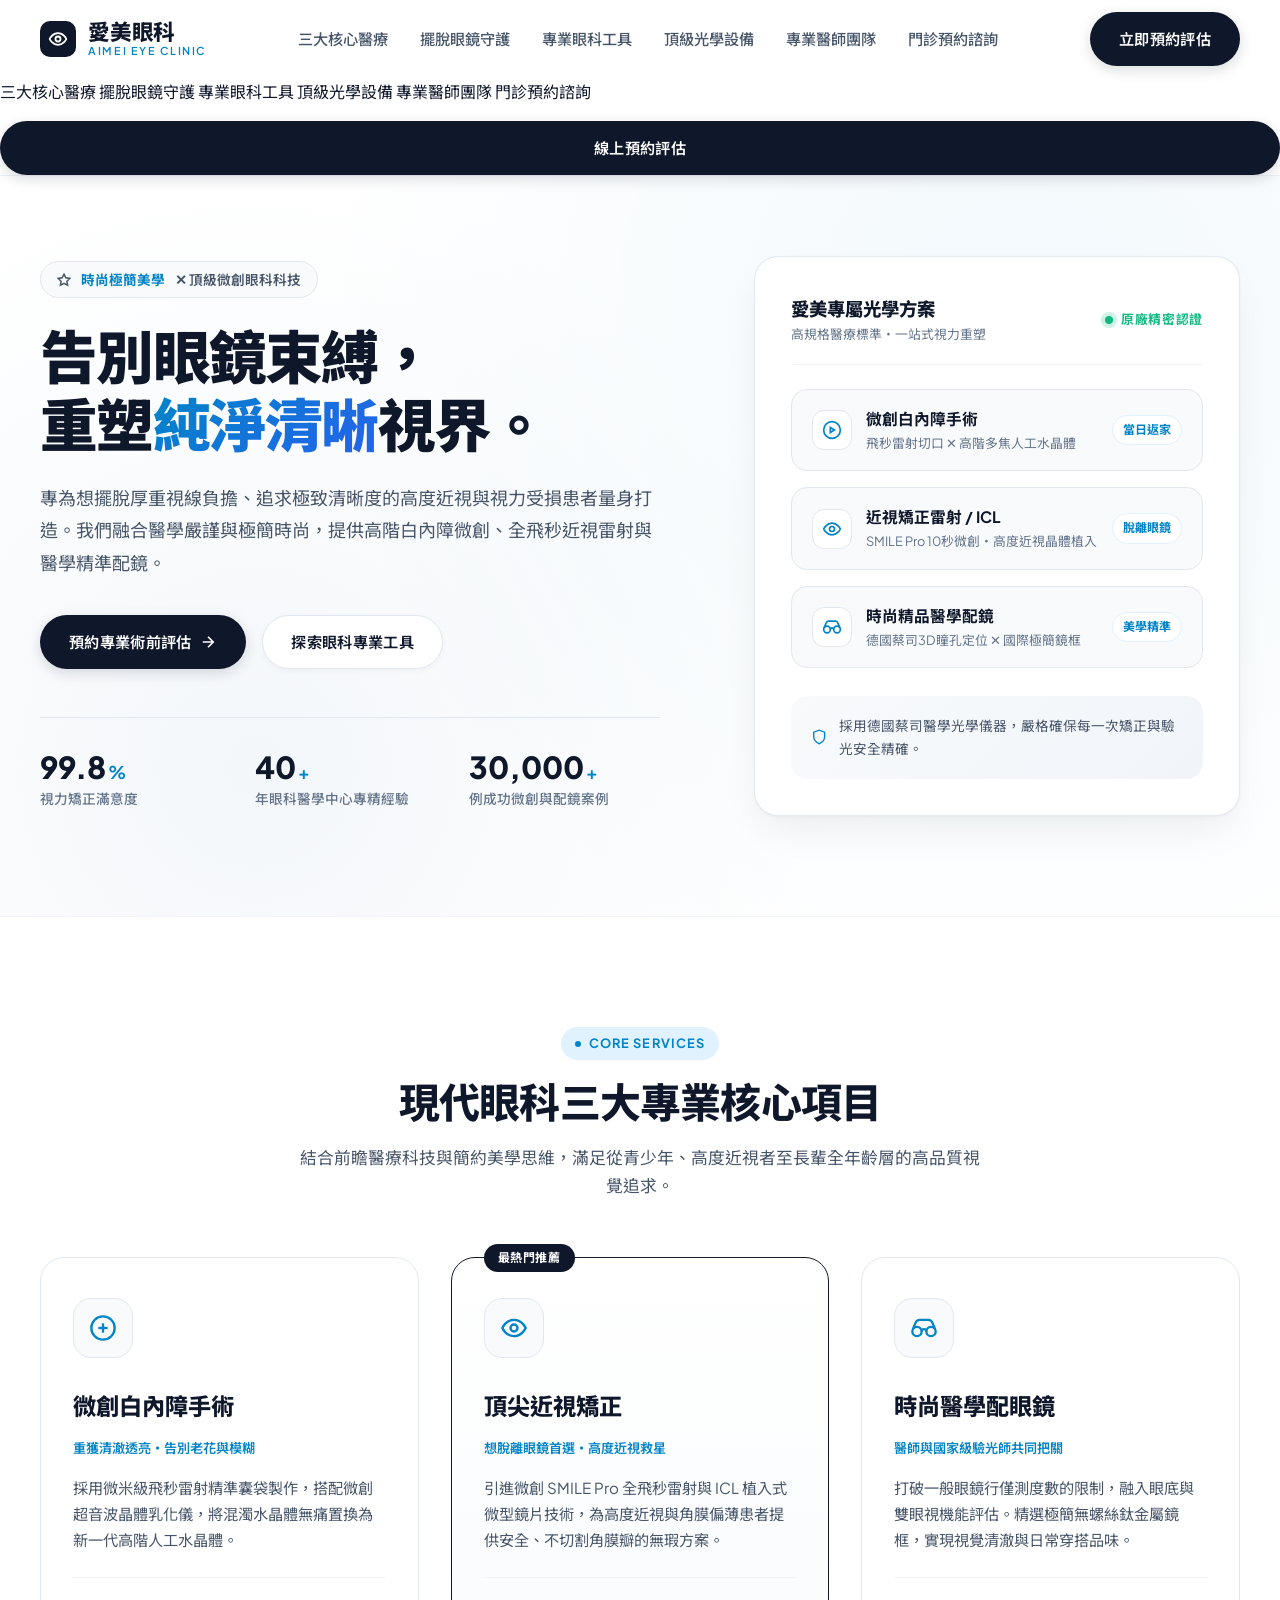
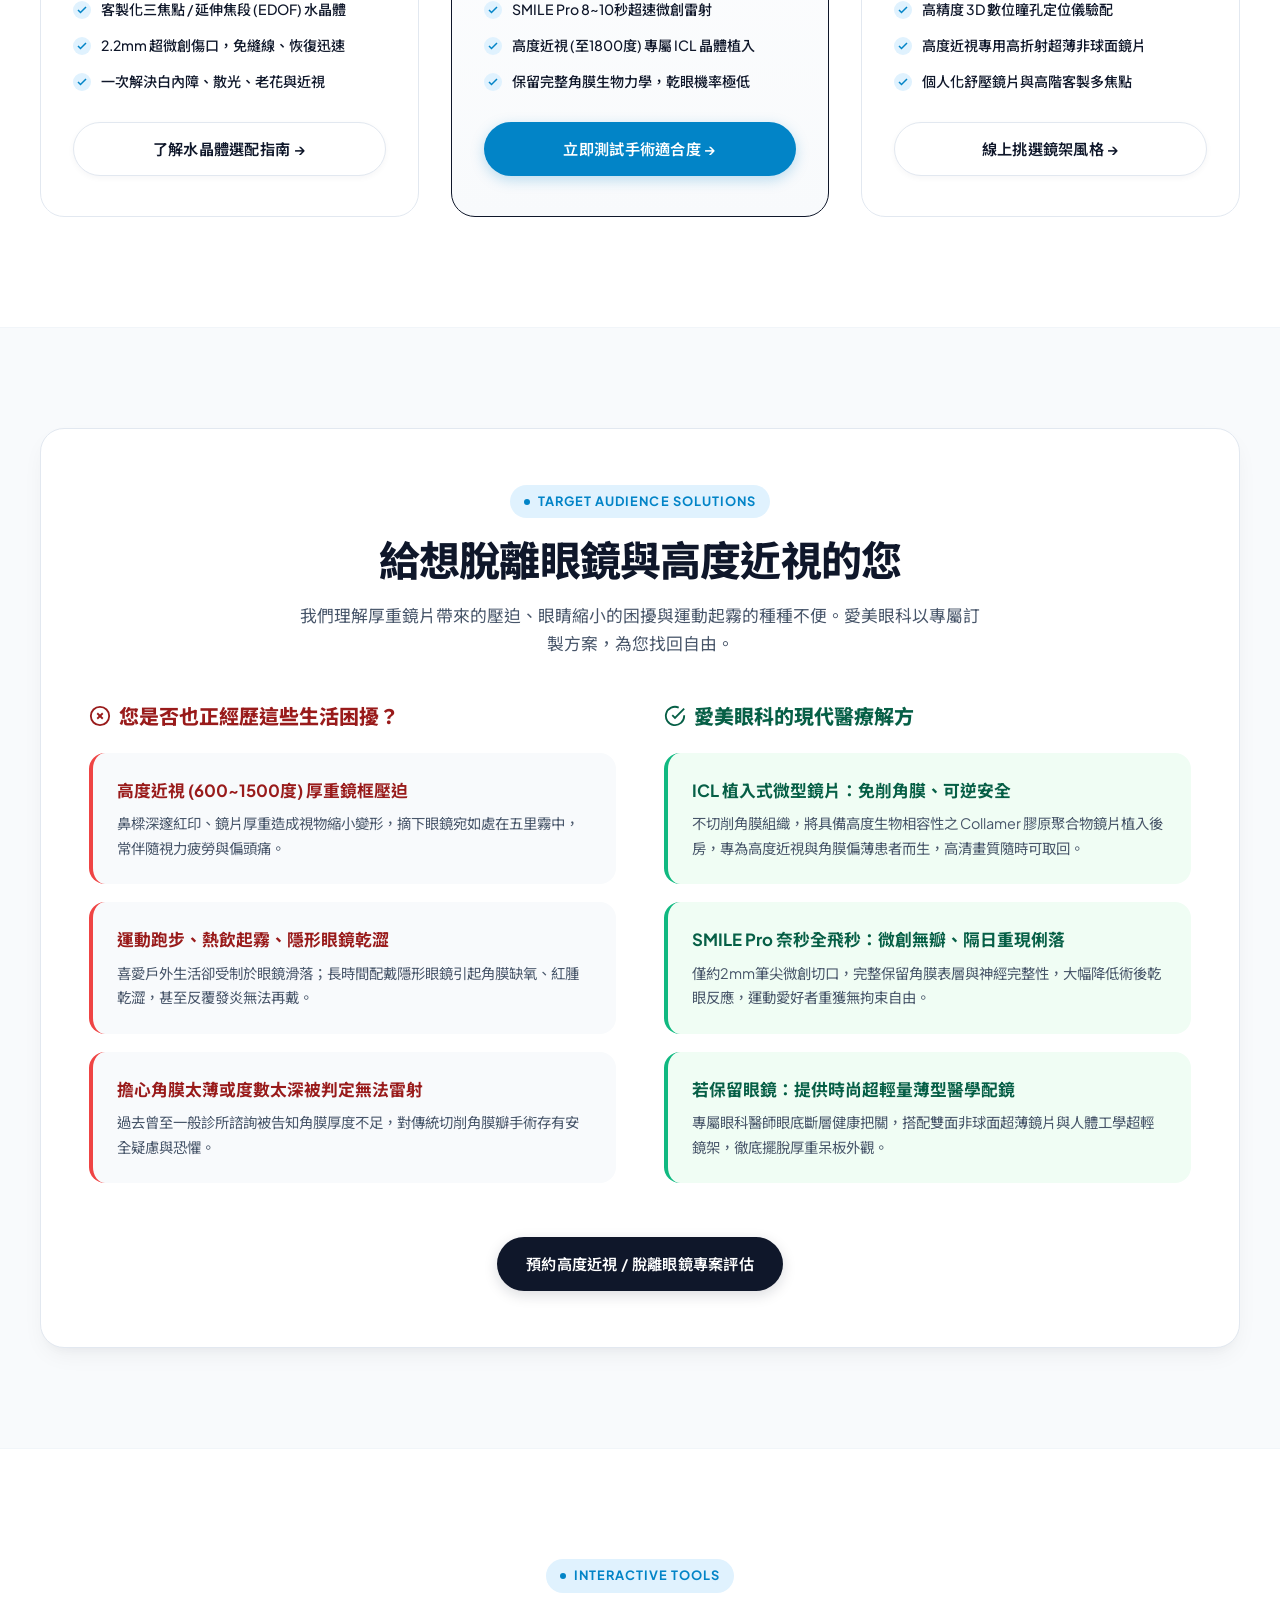
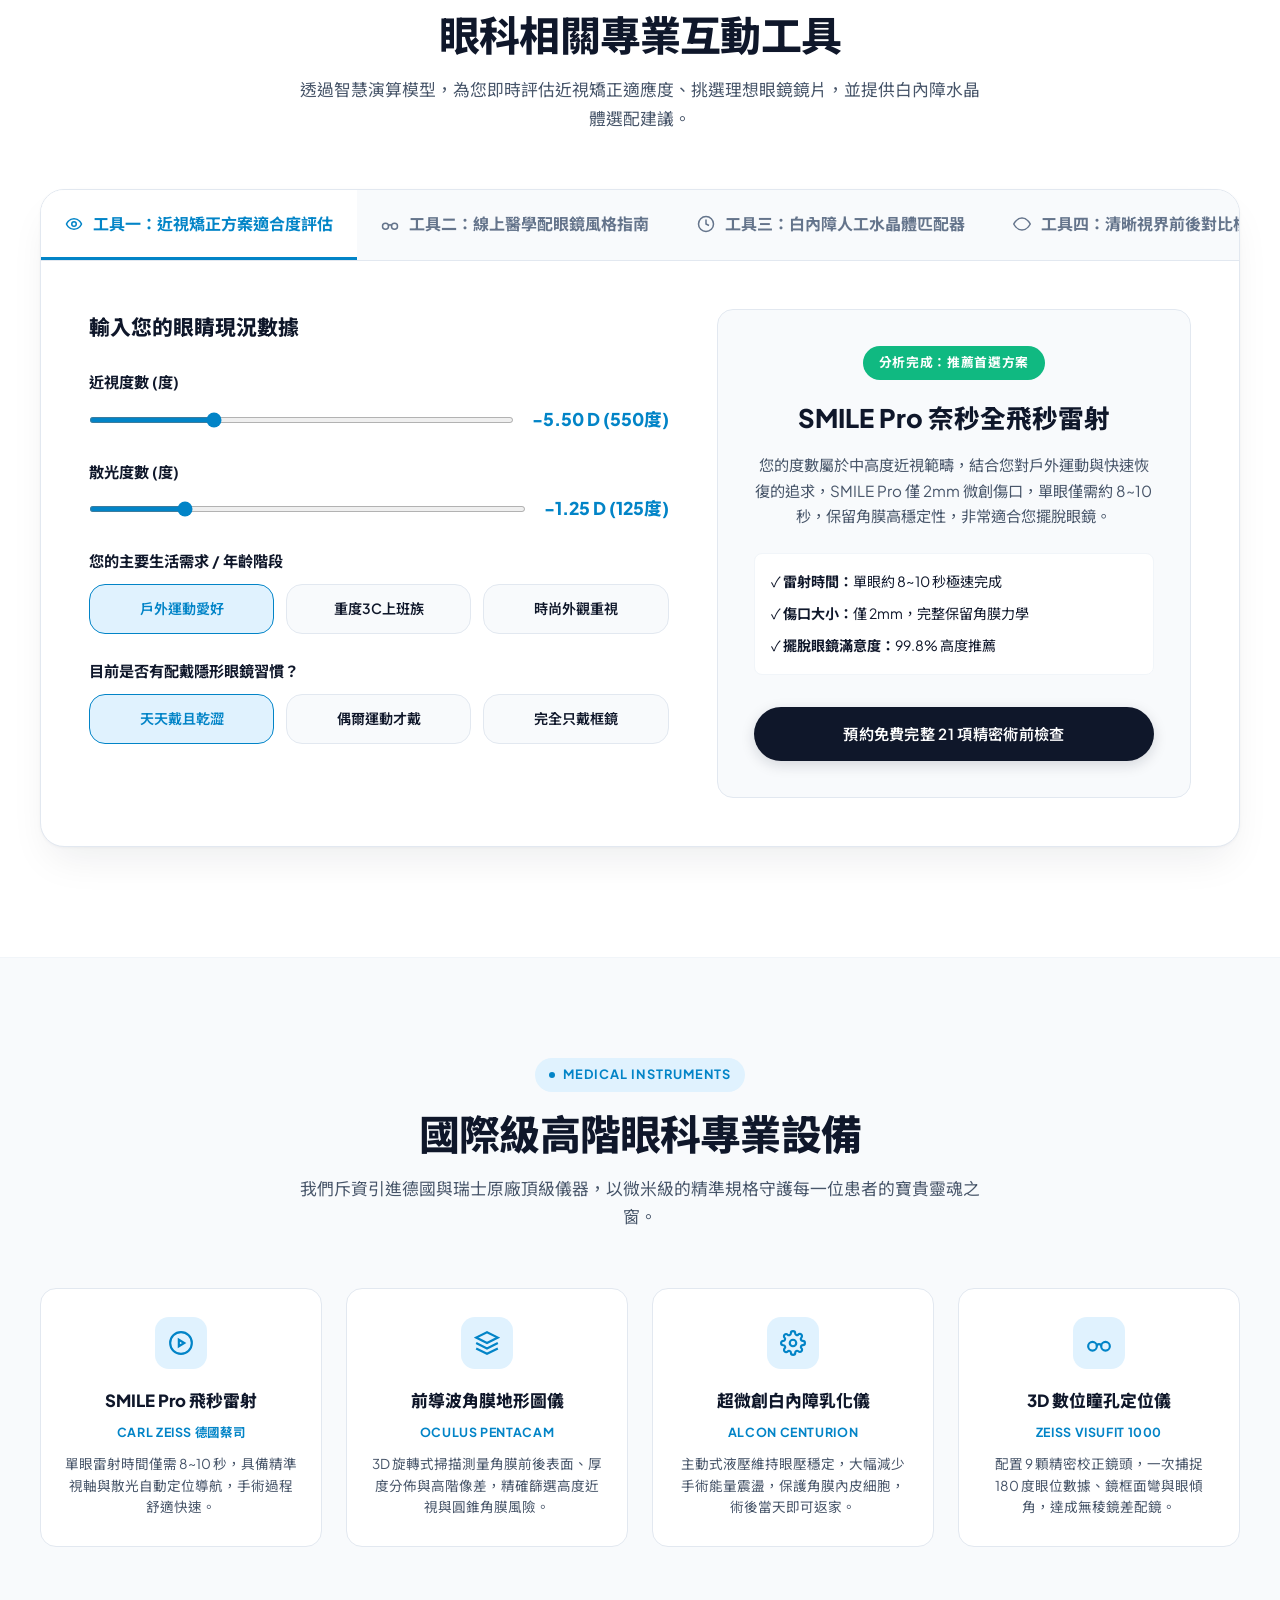
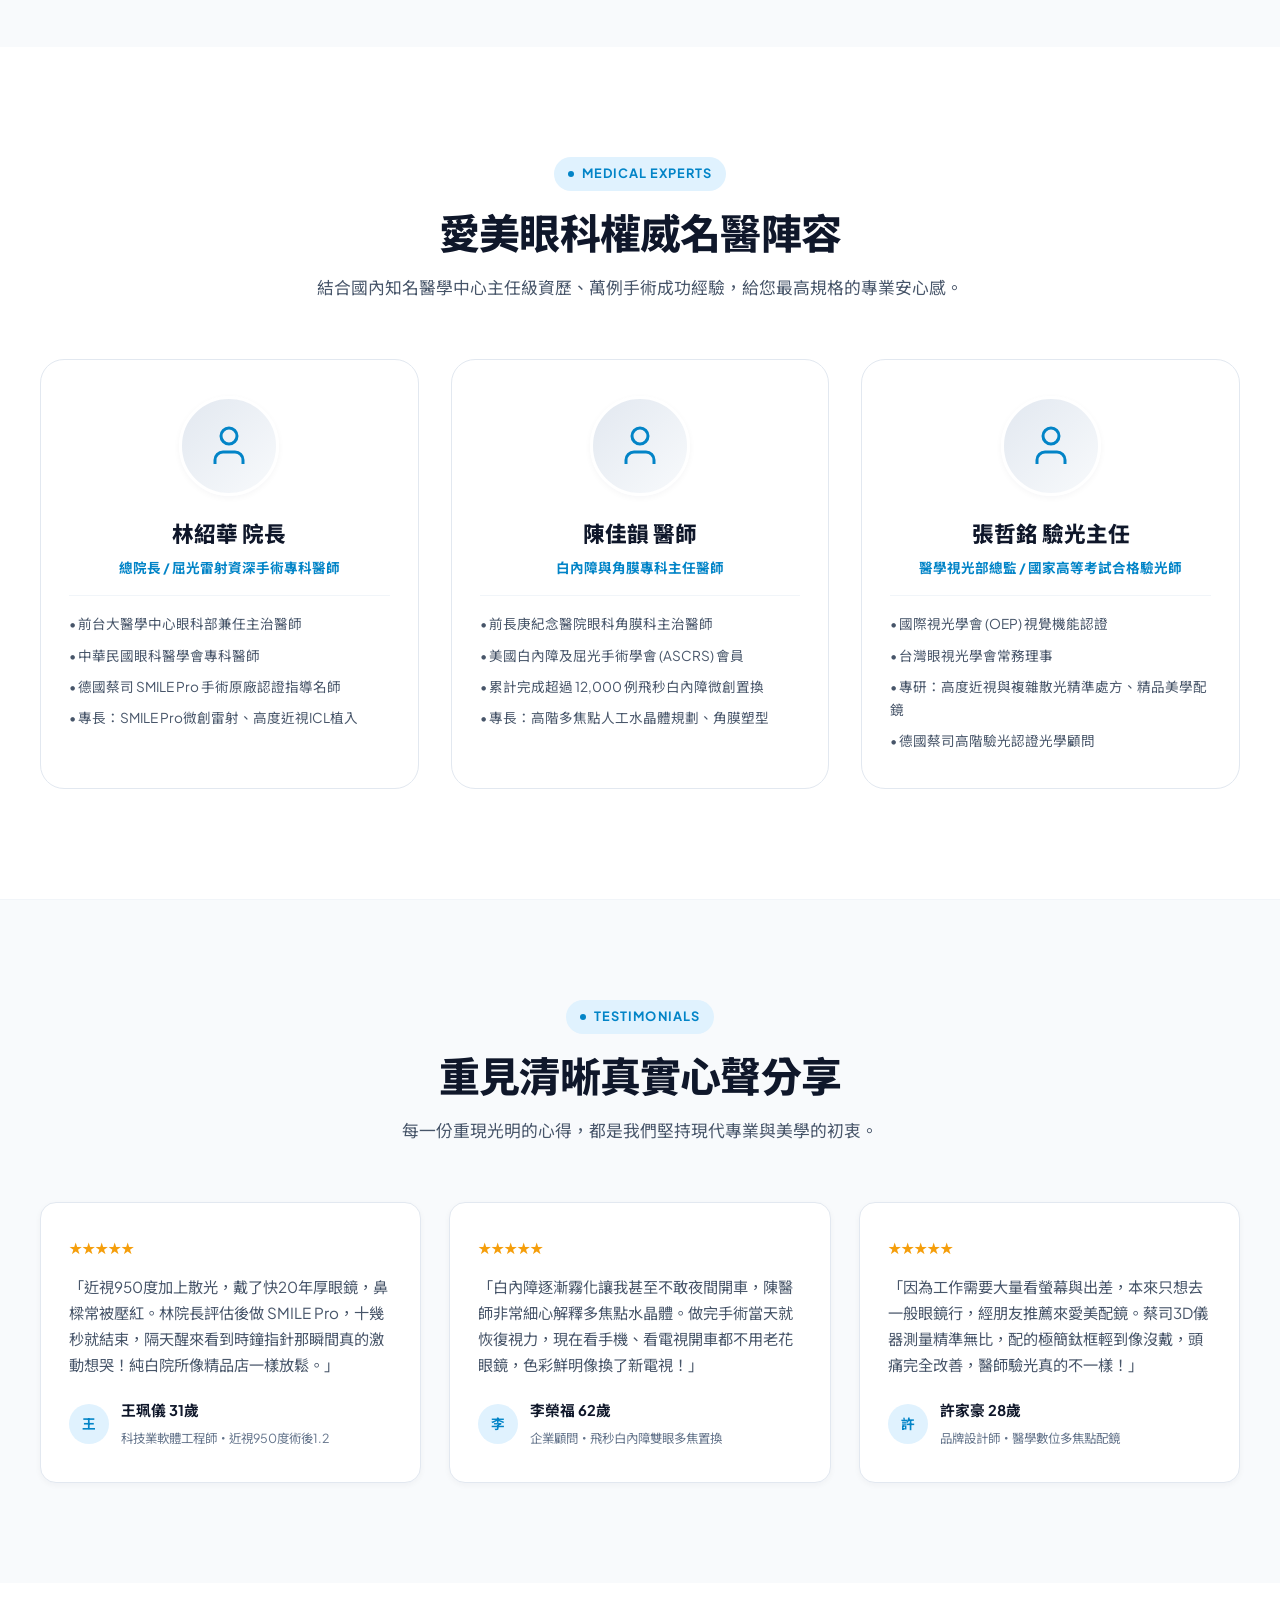
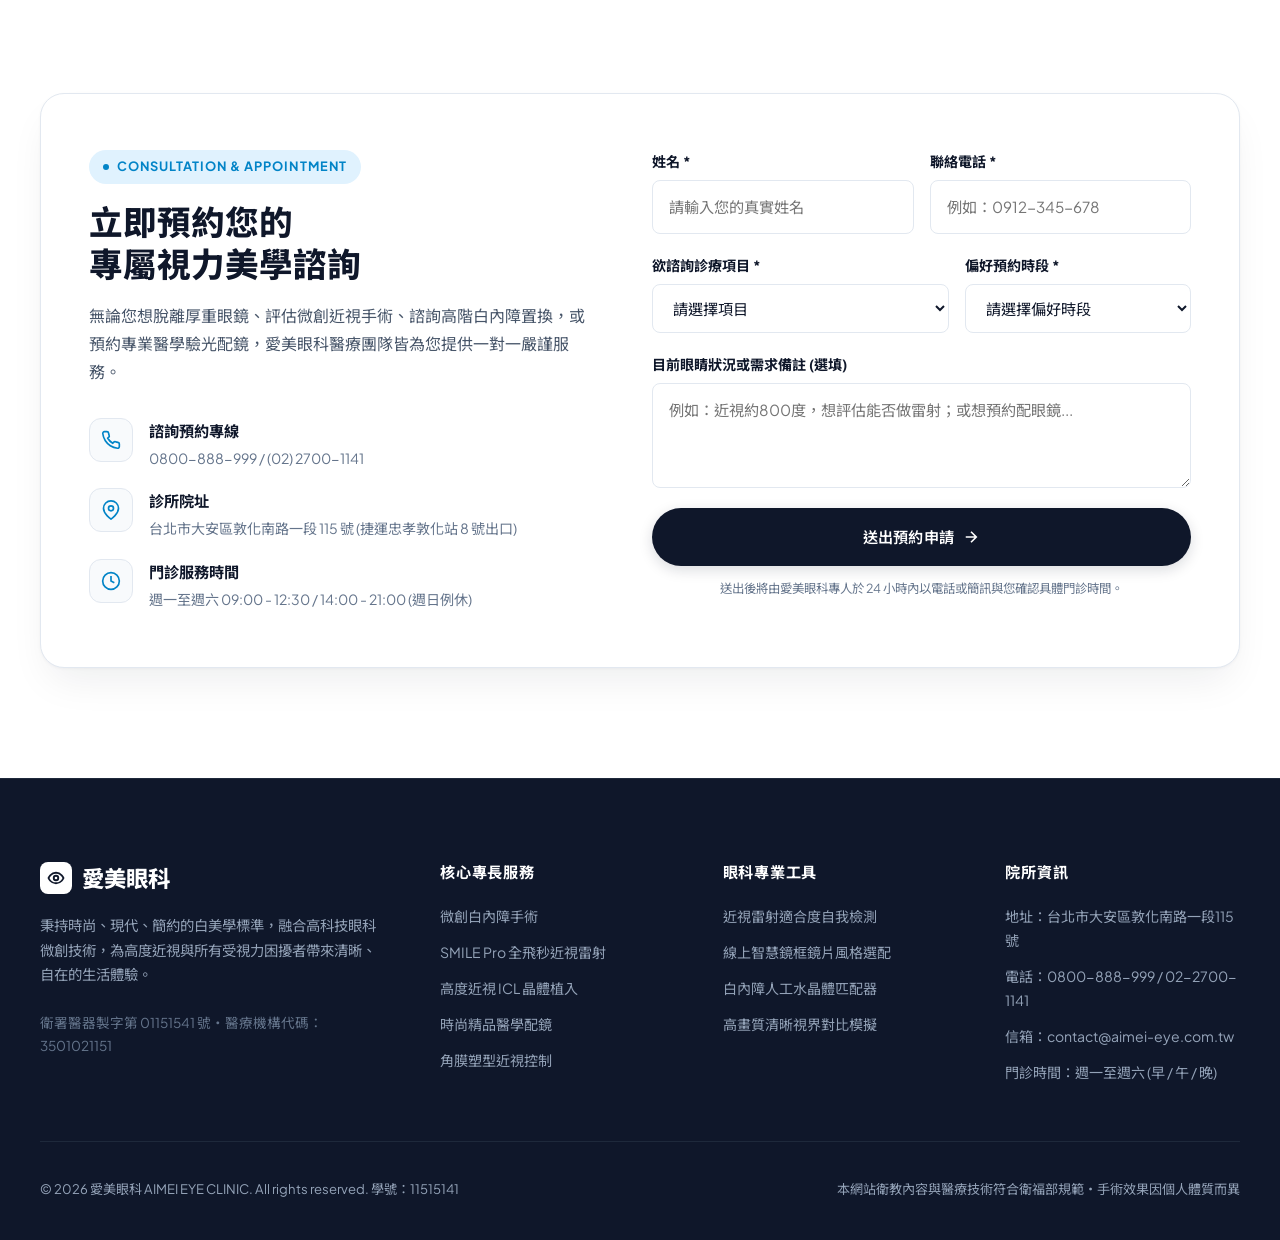
<file: onepage/index.html>
<!DOCTYPE html>
<html lang="zh-Hant">
<head>
  <meta charset="UTF-8">
  <meta name="viewport" content="width=device-width, initial-scale=1.0">
  <title>愛美眼科 AIMEI EYE CLINIC｜微創白內障・極致近視矯正・醫學配眼鏡</title>
  <meta name="description" content="愛美眼科秉持時尚、現代、簡約的美學精神，專為想脫離眼鏡與高度近視患者打造。提供微創白內障手術、全飛秒近視矯正雷射、ICL晶體植入與精品醫學驗光配鏡服務。">
  <link rel="preconnect" href="https://fonts.googleapis.com">
  <link rel="preconnect" href="https://fonts.gstatic.com" crossorigin>
  <link href="https://fonts.googleapis.com/css2?family=Noto+Sans+TC:wght@300;400;500;600;700;900&family=Plus+Jakarta+Sans:wght@300;400;500;600;700;800;900&display=swap" rel="stylesheet">
  <style>
    /* =========================================================
       CSS RESET & DESIGN TOKENS
       設計風格：時尚、現代、簡約 (純白色調、高質感留白、清透層次)
       ========================================================= */
    :root {
      --bg-white: #ffffff;
      --bg-pure: #fafcff;
      --bg-surface: #f8fafc;
      --bg-card: #ffffff;
      --bg-glass: rgba(255, 255, 255, 0.88);

      --color-primary: #0284c7;
      --color-primary-light: #e0f2fe;
      --color-primary-dark: #0369a1;
      --color-accent: #0ea5e9;
      --color-glow: rgba(2, 132, 199, 0.12);

      --text-main: #0f172a;
      --text-muted: #475569;
      --text-sub: #64748b;
      --text-light: #94a3b8;

      --border-light: #e2e8f0;
      --border-subtle: #f1f5f9;
      --border-focus: #38bdf8;

      --shadow-sm: 0 2px 6px rgba(15, 23, 42, 0.04);
      --shadow-md: 0 10px 25px -5px rgba(15, 23, 42, 0.06), 0 8px 10px -6px rgba(15, 23, 42, 0.03);
      --shadow-lg: 0 20px 40px -10px rgba(15, 23, 42, 0.08), 0 1px 3px rgba(15, 23, 42, 0.04);
      --shadow-glow: 0 0 30px rgba(2, 132, 199, 0.15);

      --radius-sm: 8px;
      --radius-md: 16px;
      --radius-lg: 24px;
      --radius-full: 9999px;

      --transition-fast: 0.2s cubic-bezier(0.16, 1, 0.3, 1);
      --transition-normal: 0.3s cubic-bezier(0.16, 1, 0.3, 1);
    }

    *, *::before, *::after {
      box-sizing: border-box;
      margin: 0;
      padding: 0;
    }

    html {
      scroll-behavior: smooth;
      font-size: 16px;
    }

    body {
      background-color: var(--bg-white);
      color: var(--text-main);
      font-family: 'Plus Jakarta Sans', 'Noto Sans TC', -apple-system, BlinkMacSystemFont, 'Segoe UI', Roboto, sans-serif;
      line-height: 1.7;
      -webkit-font-smoothing: antialiased;
      overflow-x: hidden;
    }

    a {
      color: inherit;
      text-decoration: none;
      transition: color var(--transition-fast);
    }

    button, input, select, textarea {
      font: inherit;
    }

    img {
      max-width: 100%;
      height: auto;
      display: block;
    }

    .container {
      width: min(1200px, calc(100% - 48px));
      margin-inline: auto;
    }

    /* =========================================================
       TYPOGRAPHY & UTILITIES
       ========================================================= */
    .section-tag {
      display: inline-flex;
      align-items: center;
      gap: 8px;
      padding: 6px 14px;
      background: var(--color-primary-light);
      color: var(--color-primary);
      border-radius: var(--radius-full);
      font-size: 0.8rem;
      font-weight: 700;
      letter-spacing: 0.08em;
      text-transform: uppercase;
      margin-bottom: 16px;
    }

    .section-tag::before {
      content: "";
      width: 6px;
      height: 6px;
      background-color: var(--color-primary);
      border-radius: 50%;
    }

    .section-header {
      text-align: center;
      max-width: 680px;
      margin: 0 auto 56px;
    }

    .section-title {
      font-size: clamp(1.85rem, 3.2vw, 2.75rem);
      font-weight: 800;
      line-height: 1.25;
      letter-spacing: -0.02em;
      color: var(--text-main);
      margin-bottom: 16px;
    }

    .section-desc {
      color: var(--text-muted);
      font-size: 1.05rem;
      font-weight: 400;
    }

    /* BUTTONS */
    .btn {
      display: inline-flex;
      align-items: center;
      justify-content: center;
      gap: 8px;
      padding: 13px 28px;
      border-radius: var(--radius-full);
      font-size: 0.95rem;
      font-weight: 600;
      letter-spacing: 0.02em;
      border: 1px solid transparent;
      cursor: pointer;
      transition: all var(--transition-normal);
      white-space: nowrap;
    }

    .btn-primary {
      background: #0f172a;
      color: #ffffff;
      box-shadow: 0 4px 14px rgba(15, 23, 42, 0.15);
    }

    .btn-primary:hover {
      background: var(--color-primary);
      transform: translateY(-2px);
      box-shadow: 0 8px 20px rgba(2, 132, 199, 0.28);
    }

    .btn-white {
      background: #ffffff;
      color: var(--text-main);
      border-color: var(--border-light);
      box-shadow: var(--shadow-sm);
    }

    .btn-white:hover {
      border-color: var(--color-primary);
      color: var(--color-primary);
      transform: translateY(-2px);
      box-shadow: var(--shadow-md);
    }

    .btn-accent {
      background: var(--color-primary);
      color: #ffffff;
      box-shadow: 0 4px 14px rgba(2, 132, 199, 0.25);
    }

    .btn-accent:hover {
      background: var(--color-primary-dark);
      transform: translateY(-2px);
    }

    /* =========================================================
       HEADER & NAVIGATION
       ========================================================= */
    .header {
      position: sticky;
      top: 0;
      z-index: 100;
      background: var(--bg-glass);
      backdrop-filter: blur(16px);
      -webkit-backdrop-filter: blur(16px);
      border-bottom: 1px solid rgba(226, 232, 240, 0.7);
      transition: all var(--transition-fast);
    }

    .nav-wrapper {
      display: flex;
      align-items: center;
      justify-content: space-between;
      height: 78px;
    }

    .brand {
      display: flex;
      align-items: center;
      gap: 12px;
      font-weight: 800;
      font-size: 1.35rem;
      letter-spacing: -0.01em;
      color: var(--text-main);
    }

    .brand-icon {
      width: 36px;
      height: 36px;
      display: grid;
      place-items: center;
      background: #0f172a;
      color: #ffffff;
      border-radius: 10px;
    }

    .brand-text {
      display: flex;
      flex-direction: column;
      line-height: 1.15;
    }

    .brand-sub {
      font-size: 0.68rem;
      font-weight: 600;
      letter-spacing: 0.15em;
      color: var(--color-primary);
      text-transform: uppercase;
    }

    .nav-links {
      display: flex;
      align-items: center;
      gap: 32px;
      list-style: none;
    }

    .nav-links a {
      font-size: 0.95rem;
      font-weight: 500;
      color: var(--text-muted);
      position: relative;
    }

    .nav-links a:hover {
      color: var(--text-main);
    }

    .nav-links a::after {
      content: "";
      position: absolute;
      left: 0;
      bottom: -4px;
      width: 0;
      height: 2px;
      background: var(--color-primary);
      transition: width var(--transition-fast);
    }

    .nav-links a:hover::after {
      width: 100%;
    }

    .nav-actions {
      display: flex;
      align-items: center;
      gap: 14px;
    }

    .mobile-menu-btn {
      display: none;
      background: transparent;
      border: none;
      width: 40px;
      height: 40px;
      align-items: center;
      justify-content: center;
      cursor: pointer;
      color: var(--text-main);
    }

    /* =========================================================
       HERO SECTION (現代・時尚・簡約純白風格)
       ========================================================= */
    .hero {
      position: relative;
      padding: 80px 0 100px;
      background: radial-gradient(circle at 80% 20%, rgba(2, 132, 199, 0.05) 0%, transparent 60%),
                  radial-gradient(circle at 20% 80%, rgba(241, 245, 249, 0.8) 0%, transparent 50%),
                  #ffffff;
      border-bottom: 1px solid var(--border-subtle);
      overflow: hidden;
    }

    .hero-grid {
      display: grid;
      grid-template-columns: 1.15fr 0.85fr;
      align-items: center;
      gap: 56px;
    }

    .hero-content {
      max-width: 620px;
    }

    .hero-badge {
      display: inline-flex;
      align-items: center;
      gap: 10px;
      padding: 6px 16px;
      background: #f8fafc;
      border: 1px solid var(--border-light);
      border-radius: var(--radius-full);
      font-size: 0.85rem;
      font-weight: 600;
      color: var(--text-muted);
      margin-bottom: 24px;
    }

    .hero-badge span {
      color: var(--color-primary);
      font-weight: 700;
    }

    .hero-title {
      font-size: clamp(2.4rem, 4.5vw, 3.8rem);
      font-weight: 900;
      line-height: 1.18;
      letter-spacing: -0.03em;
      color: #0f172a;
      margin-bottom: 24px;
    }

    .hero-title .highlight {
      background: linear-gradient(135deg, #0284c7 0%, #2563eb 100%);
      -webkit-background-clip: text;
      -webkit-text-fill-color: transparent;
    }

    .hero-desc {
      font-size: 1.125rem;
      line-height: 1.8;
      color: var(--text-muted);
      margin-bottom: 36px;
    }

    .hero-cta-group {
      display: flex;
      flex-wrap: wrap;
      align-items: center;
      gap: 16px;
      margin-bottom: 48px;
    }

    .hero-stats {
      display: grid;
      grid-template-columns: repeat(3, 1fr);
      gap: 24px;
      padding-top: 32px;
      border-top: 1px solid var(--border-light);
    }

    .stat-item h3 {
      font-size: 1.9rem;
      font-weight: 800;
      color: #0f172a;
      line-height: 1.1;
      margin-bottom: 4px;
      display: flex;
      align-items: baseline;
    }

    .stat-item h3 span {
      font-size: 1.1rem;
      color: var(--color-primary);
      font-weight: 700;
      margin-left: 2px;
    }

    .stat-item p {
      font-size: 0.85rem;
      color: var(--text-sub);
      font-weight: 500;
    }

    /* HERO CARD / VISUAL */
    .hero-visual {
      position: relative;
    }

    .hero-card {
      background: #ffffff;
      border: 1px solid rgba(226, 232, 240, 0.9);
      border-radius: var(--radius-lg);
      padding: 36px;
      box-shadow: var(--shadow-lg);
      position: relative;
    }

    .hero-card-header {
      display: flex;
      align-items: center;
      justify-content: space-between;
      margin-bottom: 24px;
      padding-bottom: 18px;
      border-bottom: 1px solid var(--border-subtle);
    }

    .spec-indicator {
      display: flex;
      align-items: center;
      gap: 8px;
      font-size: 0.8rem;
      font-weight: 700;
      letter-spacing: 0.05em;
      color: #10b981;
    }

    .spec-indicator::before {
      content: "";
      width: 8px;
      height: 8px;
      background: #10b981;
      border-radius: 50%;
      box-shadow: 0 0 0 4px rgba(16, 185, 129, 0.2);
    }

    .visual-pill-list {
      display: flex;
      flex-direction: column;
      gap: 16px;
      margin-bottom: 28px;
    }

    .visual-pill {
      display: flex;
      align-items: center;
      justify-content: space-between;
      padding: 16px 20px;
      background: var(--bg-surface);
      border: 1px solid var(--border-light);
      border-radius: var(--radius-md);
      transition: all var(--transition-fast);
    }

    .visual-pill:hover {
      background: #ffffff;
      border-color: var(--color-primary);
      transform: translateX(4px);
      box-shadow: var(--shadow-sm);
    }

    .pill-left {
      display: flex;
      align-items: center;
      gap: 14px;
    }

    .pill-icon {
      width: 40px;
      height: 40px;
      border-radius: 12px;
      background: #ffffff;
      border: 1px solid var(--border-light);
      display: grid;
      place-items: center;
      color: var(--color-primary);
    }

    .pill-text h4 {
      font-size: 0.98rem;
      font-weight: 700;
      color: var(--text-main);
    }

    .pill-text p {
      font-size: 0.8rem;
      color: var(--text-sub);
    }

    .pill-badge {
      font-size: 0.75rem;
      font-weight: 700;
      padding: 4px 10px;
      border-radius: var(--radius-full);
      background: #ffffff;
      color: var(--color-primary);
      border: 1px solid var(--color-primary-light);
    }

    .hero-card-foot {
      padding: 18px 20px;
      background: linear-gradient(135deg, #f8fafc, #f1f5f9);
      border-radius: var(--radius-md);
      font-size: 0.85rem;
      color: var(--text-muted);
      display: flex;
      align-items: center;
      gap: 12px;
    }

    /* =========================================================
       CORE PURPOSE & SERVICES SECTION (白內障手術 / 配眼鏡 / 近視矯正)
       ========================================================= */
    .services-section {
      padding: 110px 0;
      background: #ffffff;
    }

    .services-grid {
      display: grid;
      grid-template-columns: repeat(3, 1fr);
      gap: 32px;
    }

    .service-card {
      background: #ffffff;
      border: 1px solid var(--border-light);
      border-radius: var(--radius-lg);
      padding: 40px 32px;
      position: relative;
      transition: all var(--transition-normal);
      display: flex;
      flex-direction: column;
    }

    .service-card:hover {
      border-color: var(--border-focus);
      transform: translateY(-6px);
      box-shadow: var(--shadow-lg);
    }

    .service-card.featured {
      border-color: #0f172a;
      background: linear-gradient(180deg, #ffffff 0%, #f8fafc 100%);
    }

    .featured-tag {
      position: absolute;
      top: -14px;
      left: 32px;
      background: #0f172a;
      color: #ffffff;
      font-size: 0.75rem;
      font-weight: 700;
      letter-spacing: 0.05em;
      padding: 4px 14px;
      border-radius: var(--radius-full);
    }

    .service-icon-box {
      width: 60px;
      height: 60px;
      border-radius: 18px;
      background: var(--bg-surface);
      border: 1px solid var(--border-light);
      display: grid;
      place-items: center;
      color: var(--color-primary);
      margin-bottom: 28px;
      transition: all var(--transition-fast);
    }

    .service-card:hover .service-icon-box {
      background: var(--color-primary);
      color: #ffffff;
      border-color: var(--color-primary);
    }

    .service-card h3 {
      font-size: 1.45rem;
      font-weight: 800;
      color: var(--text-main);
      margin-bottom: 12px;
    }

    .service-card .target-note {
      font-size: 0.82rem;
      font-weight: 600;
      color: var(--color-primary);
      margin-bottom: 16px;
      display: block;
    }

    .service-card p {
      color: var(--text-muted);
      font-size: 0.95rem;
      line-height: 1.7;
      margin-bottom: 24px;
      flex-grow: 1;
    }

    .feature-check-list {
      list-style: none;
      display: flex;
      flex-direction: column;
      gap: 12px;
      padding-top: 20px;
      border-top: 1px solid var(--border-subtle);
      margin-bottom: 28px;
    }

    .feature-check-list li {
      display: flex;
      align-items: center;
      gap: 10px;
      font-size: 0.88rem;
      color: var(--text-main);
      font-weight: 500;
    }

    .check-icon {
      width: 18px;
      height: 18px;
      border-radius: 50%;
      background: var(--color-primary-light);
      color: var(--color-primary);
      display: grid;
      place-items: center;
      flex-shrink: 0;
    }

    /* =========================================================
       TARGET AUDIENCE SECTION (想脫離眼鏡或高度近視患者)
       ========================================================= */
    .audience-section {
      padding: 100px 0;
      background: var(--bg-surface);
      border-top: 1px solid var(--border-subtle);
      border-bottom: 1px solid var(--border-subtle);
    }

    .audience-box {
      background: #ffffff;
      border: 1px solid var(--border-light);
      border-radius: var(--radius-lg);
      padding: 56px 48px;
      box-shadow: var(--shadow-md);
    }

    .audience-grid {
      display: grid;
      grid-template-columns: 1fr 1fr;
      gap: 48px;
      align-items: center;
    }

    .painpoint-card {
      background: var(--bg-surface);
      border-radius: var(--radius-md);
      padding: 24px;
      margin-bottom: 18px;
      border-left: 4px solid #ef4444;
    }

    .painpoint-card h4 {
      font-size: 1.05rem;
      font-weight: 700;
      color: #991b1b;
      margin-bottom: 6px;
      display: flex;
      align-items: center;
      gap: 8px;
    }

    .painpoint-card p {
      font-size: 0.9rem;
      color: var(--text-muted);
    }

    .solution-card {
      background: #f0fdf4;
      border-radius: var(--radius-md);
      padding: 24px;
      margin-bottom: 18px;
      border-left: 4px solid #10b981;
    }

    .solution-card h4 {
      font-size: 1.05rem;
      font-weight: 700;
      color: #065f46;
      margin-bottom: 6px;
      display: flex;
      align-items: center;
      gap: 8px;
    }

    .solution-card p {
      font-size: 0.9rem;
      color: var(--text-muted);
    }

    /* =========================================================
       FUNCTION & SPECIALIZED TOOLS (功能：配眼鏡 + 眼科相關專業工具)
       ========================================================= */
    .tools-section {
      padding: 110px 0;
      background: #ffffff;
    }

    .tools-container {
      background: #ffffff;
      border: 1px solid var(--border-light);
      border-radius: var(--radius-lg);
      box-shadow: var(--shadow-lg);
      overflow: hidden;
    }

    .tools-nav {
      display: flex;
      background: var(--bg-surface);
      border-bottom: 1px solid var(--border-light);
      overflow-x: auto;
    }

    .tool-tab-btn {
      flex: 1;
      padding: 20px 24px;
      background: transparent;
      border: none;
      border-bottom: 3px solid transparent;
      font-size: 1rem;
      font-weight: 700;
      color: var(--text-sub);
      cursor: pointer;
      display: flex;
      align-items: center;
      justify-content: center;
      gap: 10px;
      transition: all var(--transition-fast);
      white-space: nowrap;
    }

    .tool-tab-btn:hover {
      color: var(--text-main);
      background: rgba(255, 255, 255, 0.6);
    }

    .tool-tab-btn.active {
      color: var(--color-primary);
      background: #ffffff;
      border-bottom-color: var(--color-primary);
    }

    .tool-pane {
      display: none;
      padding: 48px;
    }

    .tool-pane.active {
      display: block;
      animation: fadeIn 0.35s ease;
    }

    @keyframes fadeIn {
      from { opacity: 0; transform: translateY(8px); }
      to { opacity: 1; transform: translateY(0); }
    }

    /* TOOL 1: 近視雷射/高度近視矯正自我適應性檢測 */
    .calculator-layout {
      display: grid;
      grid-template-columns: 1.1fr 0.9fr;
      gap: 48px;
    }

    .calc-form-group {
      margin-bottom: 24px;
    }

    .calc-form-group label {
      display: block;
      font-weight: 700;
      font-size: 0.95rem;
      color: var(--text-main);
      margin-bottom: 10px;
    }

    .range-wrap {
      display: flex;
      align-items: center;
      gap: 18px;
    }

    .range-wrap input[type="range"] {
      flex-grow: 1;
      accent-color: var(--color-primary);
      height: 6px;
      border-radius: 4px;
      background: var(--border-light);
      cursor: pointer;
    }

    .range-val {
      min-width: 90px;
      font-weight: 800;
      font-size: 1.1rem;
      color: var(--color-primary);
      text-align: right;
    }

    .calc-radio-group {
      display: grid;
      grid-template-columns: repeat(3, 1fr);
      gap: 12px;
    }

    .calc-radio-btn {
      border: 1px solid var(--border-light);
      padding: 12px 14px;
      border-radius: var(--radius-md);
      text-align: center;
      font-size: 0.88rem;
      font-weight: 600;
      cursor: pointer;
      transition: all var(--transition-fast);
      background: var(--bg-surface);
    }

    .calc-radio-btn:hover {
      border-color: var(--color-primary);
    }

    .calc-radio-btn.selected {
      background: var(--color-primary-light);
      border-color: var(--color-primary);
      color: var(--color-primary);
    }

    .calc-result-box {
      background: var(--bg-surface);
      border: 1px solid var(--border-light);
      border-radius: var(--radius-md);
      padding: 36px;
      display: flex;
      flex-direction: column;
      justify-content: center;
      text-align: center;
    }

    .result-badge {
      display: inline-block;
      margin: 0 auto 16px;
      padding: 6px 16px;
      border-radius: var(--radius-full);
      background: #10b981;
      color: #ffffff;
      font-size: 0.8rem;
      font-weight: 700;
      letter-spacing: 0.05em;
    }

    .result-title {
      font-size: 1.6rem;
      font-weight: 800;
      color: var(--text-main);
      margin-bottom: 12px;
    }

    .result-desc {
      font-size: 0.95rem;
      color: var(--text-muted);
      line-height: 1.7;
      margin-bottom: 24px;
    }

    .result-specs {
      background: #ffffff;
      border-radius: var(--radius-sm);
      padding: 16px;
      margin-bottom: 24px;
      text-align: left;
      font-size: 0.88rem;
      display: flex;
      flex-direction: column;
      gap: 8px;
      border: 1px solid var(--border-subtle);
    }

    /* TOOL 2: 配眼鏡智慧挑選與鏡片鏡框系統 */
    .optical-layout {
      display: grid;
      grid-template-columns: 1fr 1fr;
      gap: 40px;
    }

    .frame-picker-grid {
      display: grid;
      grid-template-columns: repeat(2, 1fr);
      gap: 16px;
    }

    .frame-card {
      border: 1px solid var(--border-light);
      border-radius: var(--radius-md);
      padding: 20px;
      cursor: pointer;
      transition: all var(--transition-fast);
      background: #ffffff;
      text-align: center;
    }

    .frame-card:hover {
      border-color: var(--color-primary);
      transform: translateY(-2px);
    }

    .frame-card.active {
      border-color: var(--color-primary);
      background: var(--color-primary-light);
    }

    .frame-card svg {
      margin: 0 auto 12px;
      stroke: var(--text-main);
    }

    .frame-card h4 {
      font-size: 0.95rem;
      font-weight: 700;
      margin-bottom: 4px;
    }

    .frame-card p {
      font-size: 0.78rem;
      color: var(--text-sub);
    }

    .optical-summary-card {
      background: var(--bg-surface);
      border: 1px solid var(--border-light);
      border-radius: var(--radius-md);
      padding: 32px;
    }

    .optical-summary-card h4 {
      font-size: 1.25rem;
      font-weight: 800;
      margin-bottom: 16px;
      color: var(--text-main);
    }

    /* TOOL 3: 白內障人工水晶體選配建議指南 */
    .cataract-tool-grid {
      display: grid;
      grid-template-columns: 1.1fr 0.9fr;
      gap: 40px;
    }

    .lens-option-list {
      display: flex;
      flex-direction: column;
      gap: 14px;
    }

    .lens-option-card {
      border: 1px solid var(--border-light);
      border-radius: var(--radius-md);
      padding: 18px 22px;
      cursor: pointer;
      display: flex;
      align-items: center;
      justify-content: space-between;
      transition: all var(--transition-fast);
    }

    .lens-option-card:hover {
      border-color: var(--color-primary);
      background: #ffffff;
    }

    .lens-option-card.active {
      border-color: var(--color-primary);
      background: var(--color-primary-light);
    }

    /* TOOL 4: 視力清晰度前後模擬器 (Interactive Clarity Simulator) */
    .simulator-box {
      max-width: 840px;
      margin: 0 auto;
    }

    .simulator-controls {
      display: flex;
      justify-content: center;
      gap: 14px;
      margin-bottom: 24px;
      flex-wrap: wrap;
    }

    .sim-mode-btn {
      padding: 10px 24px;
      border-radius: var(--radius-full);
      border: 1px solid var(--border-light);
      background: #ffffff;
      font-weight: 700;
      font-size: 0.9rem;
      cursor: pointer;
      transition: all var(--transition-fast);
    }

    .sim-mode-btn.active {
      background: #0f172a;
      color: #ffffff;
      border-color: #0f172a;
    }

    .sim-viewport {
      position: relative;
      width: 100%;
      height: 380px;
      border-radius: var(--radius-md);
      overflow: hidden;
      border: 1px solid var(--border-light);
      background: #0f172a;
      box-shadow: var(--shadow-md);
    }

    .sim-background {
      position: absolute;
      inset: 0;
      background: linear-gradient(135deg, #1e293b, #0f172a);
      display: flex;
      flex-direction: column;
      align-items: center;
      justify-content: center;
      color: #ffffff;
      text-align: center;
      padding: 24px;
      transition: filter 0.4s ease;
    }

    .sim-chart {
      font-family: monospace;
      font-weight: 900;
      letter-spacing: 0.25em;
      line-height: 1.3;
      margin-bottom: 16px;
    }

    .sim-chart .row-1 { font-size: 3.5rem; }
    .sim-chart .row-2 { font-size: 2.2rem; }
    .sim-chart .row-3 { font-size: 1.4rem; }
    .sim-chart .row-4 { font-size: 0.95rem; }

    .sim-badge-overlay {
      position: absolute;
      bottom: 20px;
      left: 20px;
      background: rgba(15, 23, 42, 0.75);
      backdrop-filter: blur(8px);
      padding: 8px 16px;
      border-radius: var(--radius-full);
      font-size: 0.85rem;
      font-weight: 600;
      color: #ffffff;
      border: 1px solid rgba(255, 255, 255, 0.2);
    }

    /* =========================================================
       EQUIPMENT & QUALITY (眼科相關專業儀器)
       ========================================================= */
    .equipment-section {
      padding: 100px 0;
      background: var(--bg-surface);
      border-top: 1px solid var(--border-subtle);
    }

    .equip-grid {
      display: grid;
      grid-template-columns: repeat(4, 1fr);
      gap: 24px;
    }

    .equip-card {
      background: #ffffff;
      border: 1px solid var(--border-light);
      border-radius: var(--radius-md);
      padding: 28px 24px;
      text-align: center;
      transition: all var(--transition-fast);
    }

    .equip-card:hover {
      border-color: var(--color-primary);
      transform: translateY(-4px);
      box-shadow: var(--shadow-md);
    }

    .equip-icon {
      width: 52px;
      height: 52px;
      margin: 0 auto 18px;
      border-radius: 14px;
      background: var(--color-primary-light);
      color: var(--color-primary);
      display: grid;
      place-items: center;
    }

    .equip-card h4 {
      font-size: 1.05rem;
      font-weight: 800;
      color: var(--text-main);
      margin-bottom: 6px;
    }

    .equip-card .equip-brand {
      font-size: 0.78rem;
      font-weight: 700;
      color: var(--color-primary);
      letter-spacing: 0.05em;
      margin-bottom: 10px;
      text-transform: uppercase;
    }

    .equip-card p {
      font-size: 0.85rem;
      color: var(--text-muted);
      line-height: 1.6;
    }

    /* =========================================================
       DOCTOR & MEDICAL TEAM
       ========================================================= */
    .team-section {
      padding: 110px 0;
      background: #ffffff;
    }

    .team-grid {
      display: grid;
      grid-template-columns: repeat(3, 1fr);
      gap: 32px;
    }

    .doctor-card {
      border: 1px solid var(--border-light);
      border-radius: var(--radius-lg);
      padding: 36px 28px;
      background: #ffffff;
      text-align: center;
      transition: all var(--transition-fast);
    }

    .doctor-card:hover {
      border-color: var(--color-primary);
      box-shadow: var(--shadow-lg);
      transform: translateY(-4px);
    }

    .doctor-avatar {
      width: 100px;
      height: 100px;
      border-radius: 50%;
      background: linear-gradient(135deg, #e2e8f0, #f8fafc);
      margin: 0 auto 20px;
      display: grid;
      place-items: center;
      color: var(--color-primary);
      border: 3px solid #ffffff;
      box-shadow: var(--shadow-sm);
    }

    .doctor-name {
      font-size: 1.35rem;
      font-weight: 800;
      color: var(--text-main);
      margin-bottom: 4px;
    }

    .doctor-role {
      font-size: 0.85rem;
      color: var(--color-primary);
      font-weight: 700;
      margin-bottom: 16px;
    }

    .doctor-exp-list {
      list-style: none;
      font-size: 0.85rem;
      color: var(--text-muted);
      display: flex;
      flex-direction: column;
      gap: 8px;
      padding-top: 16px;
      border-top: 1px solid var(--border-subtle);
      text-align: left;
    }

    /* =========================================================
       PATIENT TESTIMONIALS
       ========================================================= */
    .reviews-section {
      padding: 100px 0;
      background: var(--bg-surface);
      border-top: 1px solid var(--border-subtle);
    }

    .reviews-grid {
      display: grid;
      grid-template-columns: repeat(3, 1fr);
      gap: 28px;
    }

    .review-card {
      background: #ffffff;
      border: 1px solid var(--border-light);
      border-radius: var(--radius-md);
      padding: 32px 28px;
      box-shadow: var(--shadow-sm);
    }

    .review-stars {
      color: #f59e0b;
      font-size: 0.95rem;
      margin-bottom: 14px;
      display: flex;
      gap: 4px;
    }

    .review-text {
      font-size: 0.95rem;
      line-height: 1.7;
      color: var(--text-muted);
      margin-bottom: 20px;
    }

    .review-author {
      display: flex;
      align-items: center;
      gap: 12px;
    }

    .review-avatar-small {
      width: 40px;
      height: 40px;
      border-radius: 50%;
      background: var(--color-primary-light);
      color: var(--color-primary);
      display: grid;
      place-items: center;
      font-weight: 700;
      font-size: 0.85rem;
    }

    .review-info h5 {
      font-size: 0.92rem;
      font-weight: 700;
      color: var(--text-main);
    }

    .review-info span {
      font-size: 0.78rem;
      color: var(--text-sub);
    }

    /* =========================================================
       APPOINTMENT & CONSULTATION SECTION
       ========================================================= */
    .booking-section {
      padding: 110px 0;
      background: #ffffff;
    }

    .booking-card {
      background: #ffffff;
      border: 1px solid var(--border-light);
      border-radius: var(--radius-lg);
      padding: 56px 48px;
      box-shadow: var(--shadow-lg);
      display: grid;
      grid-template-columns: 1fr 1fr;
      gap: 56px;
    }

    .booking-info h3 {
      font-size: 2.1rem;
      font-weight: 800;
      line-height: 1.25;
      margin-bottom: 18px;
      color: var(--text-main);
    }

    .booking-info p {
      font-size: 1rem;
      color: var(--text-muted);
      margin-bottom: 32px;
      line-height: 1.75;
    }

    .contact-item-list {
      display: flex;
      flex-direction: column;
      gap: 18px;
    }

    .contact-item {
      display: flex;
      align-items: flex-start;
      gap: 16px;
    }

    .contact-icon {
      width: 44px;
      height: 44px;
      border-radius: 12px;
      background: var(--bg-surface);
      border: 1px solid var(--border-light);
      display: grid;
      place-items: center;
      color: var(--color-primary);
      flex-shrink: 0;
    }

    .contact-details h5 {
      font-size: 0.95rem;
      font-weight: 700;
      color: var(--text-main);
      margin-bottom: 2px;
    }

    .contact-details p {
      font-size: 0.88rem;
      color: var(--text-sub);
      margin-bottom: 0;
    }

    /* FORM STYLES */
    .form-grid {
      display: flex;
      flex-direction: column;
      gap: 20px;
    }

    .form-row {
      display: grid;
      grid-template-columns: 1fr 1fr;
      gap: 16px;
    }

    .form-field {
      display: flex;
      flex-direction: column;
      gap: 6px;
    }

    .form-field label {
      font-size: 0.88rem;
      font-weight: 700;
      color: var(--text-main);
    }

    .form-field input, .form-field select, .form-field textarea {
      padding: 13px 16px;
      border: 1px solid var(--border-light);
      border-radius: var(--radius-sm);
      background: #ffffff;
      color: var(--text-main);
      font-size: 0.95rem;
      transition: all var(--transition-fast);
      outline: none;
    }

    .form-field input:focus, .form-field select:focus, .form-field textarea:focus {
      border-color: var(--color-primary);
      box-shadow: 0 0 0 3px var(--color-glow);
    }

    /* =========================================================
       FOOTER
       ========================================================= */
    .footer {
      background: #0f172a;
      color: #94a3b8;
      padding: 80px 0 40px;
      border-top: 1px solid #1e293b;
    }

    .footer-grid {
      display: grid;
      grid-template-columns: 1.5fr 1fr 1fr 1fr;
      gap: 48px;
      margin-bottom: 56px;
    }

    .footer-brand {
      color: #ffffff;
      font-size: 1.4rem;
      font-weight: 800;
      margin-bottom: 16px;
      display: flex;
      align-items: center;
      gap: 10px;
    }

    .footer-desc {
      font-size: 0.9rem;
      line-height: 1.7;
      margin-bottom: 24px;
      max-width: 340px;
    }

    .footer-title {
      color: #ffffff;
      font-size: 0.95rem;
      font-weight: 700;
      margin-bottom: 20px;
      letter-spacing: 0.05em;
    }

    .footer-links {
      list-style: none;
      display: flex;
      flex-direction: column;
      gap: 12px;
      font-size: 0.88rem;
    }

    .footer-links a:hover {
      color: #ffffff;
    }

    .footer-bottom {
      padding-top: 36px;
      border-top: 1px solid #1e293b;
      display: flex;
      align-items: center;
      justify-content: space-between;
      font-size: 0.82rem;
      flex-wrap: wrap;
      gap: 16px;
    }

    /* TOAST / MODAL */
    .toast-modal {
      position: fixed;
      inset: 0;
      background: rgba(15, 23, 42, 0.45);
      backdrop-filter: blur(4px);
      display: none;
      place-items: center;
      z-index: 1000;
    }

    .toast-modal.show {
      display: grid;
    }

    .toast-content {
      background: #ffffff;
      border-radius: var(--radius-lg);
      padding: 40px;
      width: min(440px, calc(100% - 32px));
      text-align: center;
      box-shadow: var(--shadow-lg);
      border: 1px solid var(--border-light);
    }

    .toast-icon {
      width: 64px;
      height: 64px;
      border-radius: 50%;
      background: #dcfce7;
      color: #10b981;
      display: grid;
      place-items: center;
      margin: 0 auto 20px;
    }

    /* RESPONSIVE DESIGN */
    @media (max-width: 1024px) {
      .hero-grid {
        grid-template-columns: 1fr;
        gap: 48px;
      }
      .hero-content {
        max-width: 100%;
      }
      .services-grid {
        grid-template-columns: 1fr;
      }
      .audience-grid {
        grid-template-columns: 1fr;
      }
      .calculator-layout, .cataract-tool-grid {
        grid-template-columns: 1fr;
      }
      .equip-grid {
        grid-template-columns: repeat(2, 1fr);
      }
      .team-grid, .reviews-grid {
        grid-template-columns: 1fr;
      }
      .booking-card {
        grid-template-columns: 1fr;
      }
      .footer-grid {
        grid-template-columns: 1fr 1fr;
      }
    }

    @media (max-width: 768px) {
      .nav-links, .nav-actions .btn {
        display: none;
      }
      .mobile-menu-btn {
        display: flex;
      }
      .mobile-drawer {
        display: none;
        flex-direction: column;
        padding: 24px;
        background: #ffffff;
        border-bottom: 1px solid var(--border-light);
      }
      .mobile-drawer.open {
        display: flex;
      }
      .mobile-drawer a {
        padding: 12px 0;
        font-weight: 600;
        border-bottom: 1px solid var(--border-subtle);
      }
      .hero-stats {
        grid-template-columns: 1fr;
        gap: 16px;
      }
      .optical-layout {
        grid-template-columns: 1fr;
      }
      .frame-picker-grid {
        grid-template-columns: 1fr;
      }
      .form-row {
        grid-template-columns: 1fr;
      }
      .footer-grid {
        grid-template-columns: 1fr;
      }
      .tool-pane {
        padding: 24px 16px;
      }
    }
  </style>
</head>
<body>

  <!-- =========================================================
       1. NAVIGATION BAR (header.header)
       ========================================================= -->
  <header class="header">
    <div class="container">
      <div class="nav-wrapper">
        <a href="#" class="brand">
          <div class="brand-icon">
            <svg width="20" height="20" viewBox="0 0 24 24" fill="none" stroke="currentColor" stroke-width="2.2" stroke-linecap="round" stroke-linejoin="round">
              <path d="M2 12s3-7 10-7 10 7 10 7-3 7-10 7-10-7-10-7Z"/>
              <circle cx="12" cy="12" r="3"/>
            </svg>
          </div>
          <div class="brand-text">
            <span>愛美眼科</span>
            <span class="brand-sub">AIMEI EYE CLINIC</span>
          </div>
        </a>

        <ul class="nav-links">
          <li><a href="#services">三大核心醫療</a></li>
          <li><a href="#audience">擺脫眼鏡守護</a></li>
          <li><a href="#tools">專業眼科工具</a></li>
          <li><a href="#equipment">頂級光學設備</a></li>
          <li><a href="#team">專業醫師團隊</a></li>
          <li><a href="#booking">門診預約諮詢</a></li>
        </ul>

        <div class="nav-actions">
          <a href="#booking" class="btn btn-primary">立即預約評估</a>
          <button class="mobile-menu-btn" id="menuToggle" aria-label="切換選單">
            <svg width="24" height="24" viewBox="0 0 24 24" fill="none" stroke="currentColor" stroke-width="2">
              <line x1="3" y1="12" x2="21" y2="12"></line>
              <line x1="3" y1="6" x2="21" y2="6"></line>
              <line x1="3" y1="18" x2="21" y2="18"></line>
            </svg>
          </button>
        </div>
      </div>
    </div>

    <!-- 手機版導覽展開抽屜 (mobile-drawer) -->
    <div class="mobile-drawer" id="mobileDrawer">
      <a href="#services" onclick="toggleMenu()">三大核心醫療</a>
      <a href="#audience" onclick="toggleMenu()">擺脫眼鏡守護</a>
      <a href="#tools" onclick="toggleMenu()">專業眼科工具</a>
      <a href="#equipment" onclick="toggleMenu()">頂級光學設備</a>
      <a href="#team" onclick="toggleMenu()">專業醫師團隊</a>
      <a href="#booking" onclick="toggleMenu()">門診預約諮詢</a>
      <div style="margin-top: 16px;">
        <a href="#booking" class="btn btn-primary" style="display: block; text-align: center;" onclick="toggleMenu()">線上預約評估</a>
      </div>
    </div>
  </header>

  <!-- =========================================================
       2. HERO SECTION (section.hero)
       ========================================================= -->
  <section class="hero">
    <div class="container">
      <div class="hero-grid">
        <div class="hero-content">
          <div class="hero-badge">
            <svg width="14" height="14" viewBox="0 0 24 24" fill="none" stroke="currentColor" stroke-width="2.5"><polygon points="12 2 15.09 8.26 22 9.27 17 14.14 18.18 21.02 12 17.77 5.82 21.02 7 14.14 2 9.27 8.91 8.26 12 2"></polygon></svg>
            <span>時尚極簡美學</span> ✕ 頂級微創眼科科技
          </div>
          <h1 class="hero-title">
            告別眼鏡束縛，<br>
            重塑<span class="highlight">純淨清晰</span>視界。
          </h1>
          <p class="hero-desc">
            專為想擺脫厚重視線負擔、追求極致清晰度的高度近視與視力受損患者量身打造。我們融合醫學嚴謹與極簡時尚，提供高階白內障微創、全飛秒近視雷射與醫學精準配鏡。
          </p>

          <div class="hero-cta-group">
            <a href="#booking" class="btn btn-primary">
              預約專業術前評估
              <svg width="18" height="18" viewBox="0 0 24 24" fill="none" stroke="currentColor" stroke-width="2.2"><path d="M5 12h14M12 5l7 7-7 7"/></svg>
            </a>
            <a href="#tools" class="btn btn-white">
              探索眼科專業工具
            </a>
          </div>

          <div class="hero-stats">
            <div class="stat-item">
              <h3>99.8<span>%</span></h3>
              <p>視力矯正滿意度</p>
            </div>
            <div class="stat-item">
              <h3>40<span>+</span></h3>
              <p>年眼科醫學中心專精經驗</p>
            </div>
            <div class="stat-item">
              <h3>30,000<span>+</span></h3>
              <p>例成功微創與配鏡案例</p>
            </div>
          </div>
        </div>

        <div class="hero-visual">
          <div class="hero-card">
            <div class="hero-card-header">
              <div>
                <h4 style="font-size: 1.15rem; font-weight: 800;">愛美專屬光學方案</h4>
                <p style="font-size: 0.8rem; color: var(--text-sub);">高規格醫療標準・一站式視力重塑</p>
              </div>
              <div class="spec-indicator">原廠精密認證</div>
            </div>

            <div class="visual-pill-list">
              <div class="visual-pill">
                <div class="pill-left">
                  <div class="pill-icon">
                    <svg width="20" height="20" viewBox="0 0 24 24" fill="none" stroke="currentColor" stroke-width="2"><circle cx="12" cy="12" r="10"/><path d="m10 15 5-3-5-3v6Z"/></svg>
                  </div>
                  <div class="pill-text">
                    <h4>微創白內障手術</h4>
                    <p>飛秒雷射切口 ✕ 高階多焦人工水晶體</p>
                  </div>
                </div>
                <div class="pill-badge">當日返家</div>
              </div>

              <div class="visual-pill">
                <div class="pill-left">
                  <div class="pill-icon">
                    <svg width="20" height="20" viewBox="0 0 24 24" fill="none" stroke="currentColor" stroke-width="2"><path d="M2 12s3-7 10-7 10 7 10 7-3 7-10 7-10-7-10-7Z"/><circle cx="12" cy="12" r="3"/></svg>
                  </div>
                  <div class="pill-text">
                    <h4>近視矯正雷射 / ICL</h4>
                    <p>SMILE Pro 10秒微創・高度近視晶體植入</p>
                  </div>
                </div>
                <div class="pill-badge">脫離眼鏡</div>
              </div>

              <div class="visual-pill">
                <div class="pill-left">
                  <div class="pill-icon">
                    <svg width="20" height="20" viewBox="0 0 24 24" fill="none" stroke="currentColor" stroke-width="2"><circle cx="6" cy="15" r="4"/><circle cx="18" cy="15" r="4"/><path d="M14 15a2 2 0 0 0-2-2 2 2 0 0 0-2 2"/><path d="M2.5 13 5 7c.7-1.3 1.4-2 3-2h8c1.6 0 2.3.7 3 2l2.5 6"/></svg>
                  </div>
                  <div class="pill-text">
                    <h4>時尚精品醫學配鏡</h4>
                    <p>德國蔡司3D瞳孔定位 ✕ 國際極簡鏡框</p>
                  </div>
                </div>
                <div class="pill-badge">美學精準</div>
              </div>
            </div>

            <div class="hero-card-foot">
              <svg width="20" height="20" viewBox="0 0 24 24" fill="none" stroke="var(--color-primary)" stroke-width="2"><path d="M12 22s8-4 8-10V5l-8-3-8 3v7c0 6 8 10 8 10z"/></svg>
              <span>採用德國蔡司醫學光學儀器，嚴格確保每一次矯正與驗光安全精確。</span>
            </div>
          </div>
        </div>
      </div>
    </div>
  </section>

  <!-- =========================================================
       3. 三大核心醫療服務 (section#services.services-section)
       ========================================================= -->
  <section id="services" class="services-section">
    <div class="container">
      <div class="section-header">
        <div class="section-tag">Core Services</div>
        <h2 class="section-title">現代眼科三大專業核心項目</h2>
        <p class="section-desc">結合前瞻醫療科技與簡約美學思維，滿足從青少年、高度近視者至長輩全年齡層的高品質視覺追求。</p>
      </div>

      <div class="services-grid">
        <!-- 服務 1: 微創白內障手術 -->
        <div class="service-card">
          <div class="service-icon-box">
            <svg width="28" height="28" viewBox="0 0 24 24" fill="none" stroke="currentColor" stroke-width="2">
              <circle cx="12" cy="12" r="10"/>
              <path d="M12 8v8"/>
              <path d="M8 12h8"/>
            </svg>
          </div>
          <h3>微創白內障手術</h3>
          <span class="target-note">重獲清澈透亮・告別老花與模糊</span>
          <p>採用微米級飛秒雷射精準囊袋製作，搭配微創超音波晶體乳化儀，將混濁水晶體無痛置換為新一代高階人工水晶體。</p>
          <ul class="feature-check-list">
            <li>
              <div class="check-icon"><svg width="12" height="12" viewBox="0 0 24 24" fill="none" stroke="currentColor" stroke-width="3"><polyline points="20 6 9 17 4 12"/></svg></div>
              客製化三焦點 / 延伸焦段 (EDOF) 水晶體
            </li>
            <li>
              <div class="check-icon"><svg width="12" height="12" viewBox="0 0 24 24" fill="none" stroke="currentColor" stroke-width="3"><polyline points="20 6 9 17 4 12"/></svg></div>
              2.2mm 超微創傷口，免縫線、恢復迅速
            </li>
            <li>
              <div class="check-icon"><svg width="12" height="12" viewBox="0 0 24 24" fill="none" stroke="currentColor" stroke-width="3"><polyline points="20 6 9 17 4 12"/></svg></div>
              一次解決白內障、散光、老花與近視
            </li>
          </ul>
          <a href="#tools" class="btn btn-white" onclick="switchToolTab('cataract-tab')">了解水晶體選配指南 →</a>
        </div>

        <!-- 服務 2: 頂尖近視矯正 (Featured 卡片) -->
        <div class="service-card featured">
          <div class="featured-tag">最熱門推薦</div>
          <div class="service-icon-box">
            <svg width="28" height="28" viewBox="0 0 24 24" fill="none" stroke="currentColor" stroke-width="2">
              <path d="M2 12s3-7 10-7 10 7 10 7-3 7-10 7-10-7-10-7Z"/>
              <circle cx="12" cy="12" r="3"/>
            </svg>
          </div>
          <h3>頂尖近視矯正</h3>
          <span class="target-note">想脫離眼鏡首選・高度近視救星</span>
          <p>引進微創 SMILE Pro 全飛秒雷射與 ICL 植入式微型鏡片技術，為高度近視與角膜偏薄患者提供安全、不切割角膜瓣的無瑕方案。</p>
          <ul class="feature-check-list">
            <li>
              <div class="check-icon"><svg width="12" height="12" viewBox="0 0 24 24" fill="none" stroke="currentColor" stroke-width="3"><polyline points="20 6 9 17 4 12"/></svg></div>
              SMILE Pro 8~10秒超速微創雷射
            </li>
            <li>
              <div class="check-icon"><svg width="12" height="12" viewBox="0 0 24 24" fill="none" stroke="currentColor" stroke-width="3"><polyline points="20 6 9 17 4 12"/></svg></div>
              高度近視 (至1800度) 專屬 ICL 晶體植入
            </li>
            <li>
              <div class="check-icon"><svg width="12" height="12" viewBox="0 0 24 24" fill="none" stroke="currentColor" stroke-width="3"><polyline points="20 6 9 17 4 12"/></svg></div>
              保留完整角膜生物力學，乾眼機率極低
            </li>
          </ul>
          <a href="#tools" class="btn btn-accent" onclick="switchToolTab('calc-tab')">立即測試手術適合度 →</a>
        </div>

        <!-- 服務 3: 時尚醫學配眼鏡 -->
        <div class="service-card">
          <div class="service-icon-box">
            <svg width="28" height="28" viewBox="0 0 24 24" fill="none" stroke="currentColor" stroke-width="2">
              <circle cx="6" cy="15" r="4"/>
              <circle cx="18" cy="15" r="4"/>
              <path d="M14 15a2 2 0 0 0-2-2 2 2 0 0 0-2 2"/>
              <path d="M2.5 13 5 7c.7-1.3 1.4-2 3-2h8c1.6 0 2.3.7 3 2l2.5 6"/>
            </svg>
          </div>
          <h3>時尚醫學配眼鏡</h3>
          <span class="target-note">醫師與國家級驗光師共同把關</span>
          <p>打破一般眼鏡行僅測度數的限制，融入眼底與雙眼視機能評估。精選極簡無螺絲鈦金屬鏡框，實現視覺清澈與日常穿搭品味。</p>
          <ul class="feature-check-list">
            <li>
              <div class="check-icon"><svg width="12" height="12" viewBox="0 0 24 24" fill="none" stroke="currentColor" stroke-width="3"><polyline points="20 6 9 17 4 12"/></svg></div>
              高精度 3D 數位瞳孔定位儀驗配
            </li>
            <li>
              <div class="check-icon"><svg width="12" height="12" viewBox="0 0 24 24" fill="none" stroke="currentColor" stroke-width="3"><polyline points="20 6 9 17 4 12"/></svg></div>
              高度近視專用高折射超薄非球面鏡片
            </li>
            <li>
              <div class="check-icon"><svg width="12" height="12" viewBox="0 0 24 24" fill="none" stroke="currentColor" stroke-width="3"><polyline points="20 6 9 17 4 12"/></svg></div>
              個人化舒壓鏡片與高階客製多焦點
            </li>
          </ul>
          <a href="#tools" class="btn btn-white" onclick="switchToolTab('optical-tab')">線上挑選鏡架風格 →</a>
        </div>
      </div>
    </div>
  </section>

  <!-- =========================================================
       4. 擺脫眼鏡與高度近視守護專區 (section#audience.audience-section)
       ========================================================= -->
  <section id="audience" class="audience-section">
    <div class="container">
      <div class="audience-box">
        <div class="section-header" style="margin-bottom: 40px;">
          <div class="section-tag">Target Audience Solutions</div>
          <h2 class="section-title">給想脫離眼鏡與高度近視的您</h2>
          <p class="section-desc">我們理解厚重鏡片帶來的壓迫、眼睛縮小的困擾與運動起霧的種種不便。愛美眼科以專屬訂製方案，為您找回自由。</p>
        </div>

        <div class="audience-grid">
          <div>
            <h3 style="font-size: 1.25rem; font-weight: 800; margin-bottom: 20px; color: #991b1b; display: flex; align-items: center; gap: 8px;">
              <svg width="22" height="22" viewBox="0 0 24 24" fill="none" stroke="currentColor" stroke-width="2"><circle cx="12" cy="12" r="10"/><line x1="15" y1="9" x2="9" y2="15"/><line x1="9" y1="9" x2="15" y2="15"/></svg>
              您是否也正經歷這些生活困擾？
            </h3>

            <div class="painpoint-card">
              <h4>高度近視 (600~1500度) 厚重鏡框壓迫</h4>
              <p>鼻樑深邃紅印、鏡片厚重造成視物縮小變形，摘下眼鏡宛如處在五里霧中，常伴隨視力疲勞與偏頭痛。</p>
            </div>

            <div class="painpoint-card">
              <h4>運動跑步、熱飲起霧、隱形眼鏡乾澀</h4>
              <p>喜愛戶外生活卻受制於眼鏡滑落；長時間配戴隱形眼鏡引起角膜缺氧、紅腫乾澀，甚至反覆發炎無法再戴。</p>
            </div>

            <div class="painpoint-card">
              <h4>擔心角膜太薄或度數太深被判定無法雷射</h4>
              <p>過去曾至一般診所諮詢被告知角膜厚度不足，對傳統切削角膜瓣手術存有安全疑慮與恐懼。</p>
            </div>
          </div>

          <div>
            <h3 style="font-size: 1.25rem; font-weight: 800; margin-bottom: 20px; color: #065f46; display: flex; align-items: center; gap: 8px;">
              <svg width="22" height="22" viewBox="0 0 24 24" fill="none" stroke="currentColor" stroke-width="2"><path d="M22 11.08V12a10 10 0 1 1-5.93-9.14"/><polyline points="22 4 12 14.01 9 11.01"/></svg>
              愛美眼科的現代醫療解方
            </h3>

            <div class="solution-card">
              <h4>ICL 植入式微型鏡片：免削角膜、可逆安全</h4>
              <p>不切削角膜組織，將具備高度生物相容性之 Collamer 膠原聚合物鏡片植入後房，專為高度近視與角膜偏薄患者而生，高清畫質隨時可取回。</p>
            </div>

            <div class="solution-card">
              <h4>SMILE Pro 奈秒全飛秒：微創無瓣、隔日重現俐落</h4>
              <p>僅約2mm筆尖微創切口，完整保留角膜表層與神經完整性，大幅降低術後乾眼反應，運動愛好者重獲無拘束自由。</p>
            </div>

            <div class="solution-card">
              <h4>若保留眼鏡：提供時尚超輕量薄型醫學配鏡</h4>
              <p>專屬眼科醫師眼底斷層健康把關，搭配雙面非球面超薄鏡片與人體工學超輕鏡架，徹底擺脫厚重呆板外觀。</p>
            </div>
          </div>
        </div>

        <div style="text-align: center; margin-top: 36px;">
          <a href="#booking" class="btn btn-primary">預約高度近視 / 脫離眼鏡專案評估</a>
        </div>
      </div>
    </div>
  </section>

  <!-- =========================================================
       5. 眼科相關專業互動工具 (section#tools.tools-section)
       ========================================================= -->
  <section id="tools" class="tools-section">
    <div class="container">
      <div class="section-header">
        <div class="section-tag">Interactive Tools</div>
        <h2 class="section-title">眼科相關專業互動工具</h2>
        <p class="section-desc">透過智慧演算模型，為您即時評估近視矯正適應度、挑選理想眼鏡鏡片，並提供白內障水晶體選配建議。</p>
      </div>

      <div class="tools-container">
        <!-- 工具導覽頁籤 -->
        <div class="tools-nav">
          <button class="tool-tab-btn active" id="calc-tab" onclick="switchToolTab('calc-tab')">
            <svg width="18" height="18" viewBox="0 0 24 24" fill="none" stroke="currentColor" stroke-width="2"><path d="M2 12s3-7 10-7 10 7 10 7-3 7-10 7-10-7-10-7Z"/><circle cx="12" cy="12" r="3"/></svg>
            工具一：近視矯正方案適合度評估
          </button>
          <button class="tool-tab-btn" id="optical-tab" onclick="switchToolTab('optical-tab')">
            <svg width="18" height="18" viewBox="0 0 24 24" fill="none" stroke="currentColor" stroke-width="2"><circle cx="6" cy="15" r="4"/><circle cx="18" cy="15" r="4"/><path d="M14 15a2 2 0 0 0-2-2 2 2 0 0 0-2 2"/></svg>
            工具二：線上醫學配眼鏡風格指南
          </button>
          <button class="tool-tab-btn" id="cataract-tab" onclick="switchToolTab('cataract-tab')">
            <svg width="18" height="18" viewBox="0 0 24 24" fill="none" stroke="currentColor" stroke-width="2"><circle cx="12" cy="12" r="10"/><path d="M12 6v6l4 2"/></svg>
            工具三：白內障人工水晶體匹配器
          </button>
          <button class="tool-tab-btn" id="sim-tab" onclick="switchToolTab('sim-tab')">
            <svg width="18" height="18" viewBox="0 0 24 24" fill="none" stroke="currentColor" stroke-width="2"><path d="M1 12s4-8 11-8 11 8 11 8-4 8-11 8-11-8-11-8z"/></svg>
            工具四：清晰視界前後對比模擬器
          </button>
        </div>

        <!-- 頁籤一：近視雷射 / ICL 適合度計算機 -->
        <div class="tool-pane active" id="calc-pane">
          <div class="calculator-layout">
            <div class="calc-form">
              <h3 style="font-size: 1.3rem; font-weight: 800; margin-bottom: 24px;">輸入您的眼睛現況數據</h3>

              <div class="calc-form-group">
                <label for="myopiaRange">近視度數 (度)</label>
                <div class="range-wrap">
                  <input type="range" id="myopiaRange" min="50" max="1800" step="25" value="550" oninput="updateRefractiveCalc()">
                  <div class="range-val" id="myopiaVal">-5.50 D (550度)</div>
                </div>
              </div>

              <div class="calc-form-group">
                <label for="astigmatismRange">散光度數 (度)</label>
                <div class="range-wrap">
                  <input type="range" id="astigmatismRange" min="0" max="600" step="25" value="125" oninput="updateRefractiveCalc()">
                  <div class="range-val" id="astigmatismVal">-1.25 D (125度)</div>
                </div>
              </div>

              <div class="calc-form-group">
                <label>您的主要生活需求 / 年齡階段</label>
                <div class="calc-radio-group">
                  <div class="calc-radio-btn selected" onclick="selectLifestyle(this, 'active')">戶外運動愛好</div>
                  <div class="calc-radio-btn" onclick="selectLifestyle(this, 'office')">重度3C上班族</div>
                  <div class="calc-radio-btn" onclick="selectLifestyle(this, 'fashion')">時尚外觀重視</div>
                </div>
              </div>

              <div class="calc-form-group">
                <label>目前是否有配戴隱形眼鏡習慣？</label>
                <div class="calc-radio-group">
                  <div class="calc-radio-btn selected" onclick="selectContact(this, 'frequent')">天天戴且乾澀</div>
                  <div class="calc-radio-btn" onclick="selectContact(this, 'rare')">偶爾運動才戴</div>
                  <div class="calc-radio-btn" onclick="selectContact(this, 'none')">完全只戴框鏡</div>
                </div>
              </div>
            </div>

            <!-- 計算機即時結果 -->
            <div class="calc-result-box">
              <span class="result-badge" id="calcBadge">分析完成：推薦首選方案</span>
              <h3 class="result-title" id="calcTitle">SMILE Pro 奈秒全飛秒雷射</h3>
              <p class="result-desc" id="calcDesc">
                您的度數屬於中高度近視範疇，結合您對戶外運動與快速恢復的追求，SMILE Pro 僅 2mm 微創傷口，單眼僅需約 8~10 秒，保留角膜高穩定性，非常適合您擺脫眼鏡。
              </p>

              <div class="result-specs" id="calcSpecs">
                <div>✓ <b>雷射時間：</b>單眼約 8~10 秒極速完成</div>
                <div>✓ <b>傷口大小：</b>僅 2mm，完整保留角膜力學</div>
                <div>✓ <b>擺脫眼鏡滿意度：</b>99.8% 高度推薦</div>
              </div>

              <a href="#booking" class="btn btn-primary" style="margin-top: 8px;">預約免費完整 21 項精密術前檢查</a>
            </div>
          </div>
        </div>

        <!-- 頁籤二：線上醫學配眼鏡風格指南 -->
        <div class="tool-pane" id="optical-pane">
          <div class="optical-layout">
            <div>
              <h3 style="font-size: 1.3rem; font-weight: 800; margin-bottom: 8px;">步驟一：選擇您偏好的時尚鏡框風格</h3>
              <p style="font-size: 0.88rem; color: var(--text-sub); margin-bottom: 24px;">我們嚴選符合純粹白色系診所美學的當代極簡與時尚框型：</p>

              <div class="frame-picker-grid">
                <div class="frame-card active" onclick="selectFrame(this, 'titanium', '極簡超輕純鈦框', '重量僅約 3.8g，無螺絲卡榫專利鉸鏈，極度輕盈，適合高度近視與全天候配戴者。')">
                  <svg width="40" height="24" viewBox="0 0 40 24" fill="none" stroke-width="1.8">
                    <circle cx="10" cy="12" r="8"/>
                    <circle cx="30" cy="12" r="8"/>
                    <path d="M18 12h4"/>
                  </svg>
                  <h4>極簡純鈦超輕框</h4>
                  <p>現代極簡・商務首選</p>
                </div>

                <div class="frame-card" onclick="selectFrame(this, 'acetate', '透感水晶板材框', '現代透光白色/琥珀水晶質地，線條俐落有型，能巧妙修飾高度近視鏡片厚度邊緣。')">
                  <svg width="40" height="24" viewBox="0 0 40 24" fill="none" stroke-width="2.5">
                    <rect x="2" y="4" width="16" height="16" rx="4"/>
                    <rect x="22" y="4" width="16" height="16" rx="4"/>
                    <path d="M18 12h4"/>
                  </svg>
                  <h4>透感水晶板材框</h4>
                  <p>現代時尚・完美藏厚度</p>
                </div>

                <div class="frame-card" onclick="selectFrame(this, 'rimless', '高雅無邊懸浮框', '極簡無框設計，展現純粹面部線條，若搭配高階耐衝擊薄型鏡片，精緻低調。')">
                  <svg width="40" height="24" viewBox="0 0 40 24" fill="none" stroke-width="1.5">
                    <ellipse cx="10" cy="12" rx="8" ry="7"/>
                    <ellipse cx="30" cy="12" rx="8" ry="7"/>
                    <path d="M18 12h4" stroke-dasharray="2 2"/>
                  </svg>
                  <h4>高雅無邊懸浮框</h4>
                  <p>簡約純粹・輕薄視野</p>
                </div>

                <div class="frame-card" onclick="selectFrame(this, 'crown', '經典皇冠型復古框', '上方微角、下方圓潤，百搭修飾亞洲臉型，深受設計師與年輕族群喜愛。')">
                  <svg width="40" height="24" viewBox="0 0 40 24" fill="none" stroke-width="2">
                    <path d="M2 10 L10 5 L18 10 C18 16 14 20 10 20 C6 20 2 16 2 10 Z"/>
                    <path d="M22 10 L30 5 L38 10 C38 16 34 20 30 20 C26 20 22 16 22 10 Z"/>
                    <path d="M18 11h4"/>
                  </svg>
                  <h4>經典皇冠復古框</h4>
                  <p>文藝氣質・修飾輪廓</p>
                </div>
              </div>
            </div>

            <!-- 配鏡推薦結論 -->
            <div class="optical-summary-card">
              <span class="result-badge" style="background: #0284c7;">光學醫學配鏡建議</span>
              <h4 id="frameTitle">極簡純鈦超輕框</h4>
              <p id="frameDesc" style="color: var(--text-muted); font-size: 0.92rem; margin-bottom: 24px;">
                重量僅約 3.8g，無螺絲卡榫專利鉸鏈，極度輕盈，適合高度近視與全天候配戴者。
              </p>

              <div style="background: #ffffff; border: 1px solid var(--border-light); border-radius: var(--radius-sm); padding: 18px; margin-bottom: 24px;">
                <h5 style="font-size: 0.95rem; font-weight: 700; margin-bottom: 12px; color: var(--text-main);">搭配醫療級鏡片建議：</h5>
                <ul style="list-style: none; display: flex; flex-direction: column; gap: 8px; font-size: 0.88rem; color: var(--text-muted);">
                  <li>✓ <b>折射率推薦：</b>1.67 / 1.74 頂級超薄雙面非球面</li>
                  <li>✓ <b>鍍膜規格：</b>抗眩光多層膜 + 專利防藍光 UV400 保護</li>
                  <li>✓ <b>專屬量測：</b>經蔡司 3D 瞳孔中心定位，視野清晰零稜鏡差</li>
                </ul>
              </div>

              <a href="#booking" class="btn btn-primary" style="width: 100%; justify-content: center;">預約醫學驗光與鏡架試戴</a>
            </div>
          </div>
        </div>

        <!-- 頁籤三：白內障人工水晶體匹配器 -->
        <div class="tool-pane" id="cataract-pane">
          <div class="cataract-tool-grid">
            <div>
              <h3 style="font-size: 1.3rem; font-weight: 800; margin-bottom: 8px;">選擇您的日常用眼習慣與期望</h3>
              <p style="font-size: 0.88rem; color: var(--text-sub); margin-bottom: 24px;">人工水晶體決定白內障手術後未來的用眼品質，請選擇最符合您的生活方式：</p>

              <div class="lens-option-list">
                <div class="lens-option-card active" onclick="selectLens(this, 'trifocal', '全焦段三焦點人工水晶體', '讓您同時擁有看遠(開車看電視)、看中(電腦烹飪)、看近(手機閱讀)的全方位視力，術後絕大多數患者可完全擺脫老花眼鏡。')">
                  <div>
                    <h4 style="font-size: 1rem; font-weight: 700;">日常追求「完全不戴老花眼鏡」</h4>
                    <p style="font-size: 0.82rem; color: var(--text-sub);">希望閱讀、用手機、開車都一目了然</p>
                  </div>
                  <span class="pill-badge">首選推薦</span>
                </div>

                <div class="lens-option-card" onclick="selectLens(this, 'edof', '新一代長景深延伸焦段 (EDOF) 水晶體', '提供連續性中遠距離清晰視界，夜間開車眩光光暈大幅降低，非常適合經常夜間開車、熱愛戶外休閒人士。')">
                  <div>
                    <h4 style="font-size: 1rem; font-weight: 700;">經常「夜間開車」且重視夜間視覺品質</h4>
                    <p style="font-size: 0.82rem; color: var(--text-sub);">夜間眩光低、兼顧中遠距離平滑轉換</p>
                  </div>
                  <span class="pill-badge">夜駕推薦</span>
                </div>

                <div class="lens-option-card" onclick="selectLens(this, 'toric', '散光矯正型單焦點水晶體', '精準中和眼內角膜散光，提供極高對比度之遠距離銳利視力，閱讀書本時輔以輕便老花眼鏡即可。')">
                  <div>
                    <h4 style="font-size: 1rem; font-weight: 700;">合併「高度散光」且追求遠距離純淨銳利</h4>
                    <p style="font-size: 0.82rem; color: var(--text-sub);">高性價比、看風景開車極致清晰</p>
                  </div>
                  <span class="pill-badge">純粹銳利</span>
                </div>
              </div>
            </div>

            <!-- 水晶體建議面板 -->
            <div class="calc-result-box" style="text-align: left;">
              <span class="result-badge" style="background: #2563eb; margin: 0 0 16px;">專屬水晶體規格匹配</span>
              <h3 class="result-title" id="lensTitle" style="text-align: left;">全焦段三焦點人工水晶體</h3>
              <p class="result-desc" id="lensDesc" style="text-align: left;">
                讓您同時擁有看遠(開車看電視)、看中(電腦烹飪)、看近(手機閱讀)的全方位視力，術後絕大多數患者可完全擺脫老花眼鏡。
              </p>

              <div class="result-specs">
                <div>✓ <b>白內障飛秒微創切口：</b>精密2.2mm</div>
                <div>✓ <b>術後抗紫外線與藍光：</b>內建濾黃色保護光學層</div>
                <div>✓ <b>重回年輕調節力：</b>遠・中・近無縫銜接</div>
              </div>

              <a href="#booking" class="btn btn-primary" style="margin-top: 10px;">預約白內障專科門診檢查</a>
            </div>
          </div>
        </div>

        <!-- 頁籤四：清晰視界前後對比模擬器 -->
        <div class="tool-pane" id="sim-pane">
          <div class="simulator-box">
            <div class="section-header" style="margin-bottom: 24px;">
              <h3 style="font-size: 1.35rem; font-weight: 800; margin-bottom: 8px;">體驗從模糊到極致清晰的視覺震撼</h3>
              <p style="font-size: 0.9rem; color: var(--text-muted);">切換不同視力狀態，感受脫離眼鏡後的晶亮生活：</p>
            </div>

            <div class="simulator-controls">
              <button class="sim-mode-btn" onclick="setSimState('myopia', this)">高度近視 (-8.00D)</button>
              <button class="sim-mode-btn" onclick="setSimState('cataract', this)">白內障混濁霧化</button>
              <button class="sim-mode-btn" onclick="setSimState('astigmatism', this)">高度散光重影</button>
              <button class="sim-mode-btn active" onclick="setSimState('clear', this)">愛美眼科術後 / 1.2 超清視界</button>
            </div>

            <div class="sim-viewport">
              <div class="sim-background" id="simDisplay">
                <div class="sim-chart">
                  <div class="row-1">E</div>
                  <div class="row-2">F P</div>
                  <div class="row-3">T O Z</div>
                  <div class="row-4">L P E D 4 2 0</div>
                </div>
                <h4 style="font-size: 1.2rem; font-weight: 700; margin-bottom: 4px;" id="simStatusTitle">愛美眼科極致清晰 (1.2視力)</h4>
                <p style="font-size: 0.85rem; color: #94a3b8;" id="simStatusDesc">精準對焦、邊緣銳利，不受鏡片框緣限制的開闊視野</p>
              </div>
              <div class="sim-badge-overlay" id="simTag">STATUS: 術後超高畫質 1.2</div>
            </div>

            <p style="text-align: center; font-size: 0.85rem; color: var(--text-sub); margin-top: 18px;">
              * 本模擬器僅供視覺理解體驗，實際視力狀況以門診儀器檢查結果為準。
            </p>
          </div>
        </div>
      </div>
    </div>
  </section>

  <!-- =========================================================
       6. 國際級高階眼科專業設備 (section#equipment.equipment-section)
       ========================================================= -->
  <section id="equipment" class="equipment-section">
    <div class="container">
      <div class="section-header">
        <div class="section-tag">Medical Instruments</div>
        <h2 class="section-title">國際級高階眼科專業設備</h2>
        <p class="section-desc">我們斥資引進德國與瑞士原廠頂級儀器，以微米級的精準規格守護每一位患者的寶貴靈魂之窗。</p>
      </div>

      <div class="equip-grid">
        <div class="equip-card">
          <div class="equip-icon">
            <svg width="26" height="26" viewBox="0 0 24 24" fill="none" stroke="currentColor" stroke-width="2"><circle cx="12" cy="12" r="10"/><path d="m10 15 5-3-5-3v6Z"/></svg>
          </div>
          <h4>SMILE Pro 飛秒雷射</h4>
          <div class="equip-brand">Carl Zeiss 德國蔡司</div>
          <p>單眼雷射時間僅需 8~10 秒，具備精準視軸與散光自動定位導航，手術過程舒適快速。</p>
        </div>

        <div class="equip-card">
          <div class="equip-icon">
            <svg width="26" height="26" viewBox="0 0 24 24" fill="none" stroke="currentColor" stroke-width="2"><polygon points="12 2 2 7 12 12 22 7 12 2"></polygon><polyline points="2 17 12 22 22 17"></polyline><polyline points="2 12 12 17 22 12"></polyline></svg>
          </div>
          <h4>前導波角膜地形圖儀</h4>
          <div class="equip-brand">Oculus Pentacam</div>
          <p>3D 旋轉式掃描測量角膜前後表面、厚度分佈與高階像差，精確篩選高度近視與圓錐角膜風險。</p>
        </div>

        <div class="equip-card">
          <div class="equip-icon">
            <svg width="26" height="26" viewBox="0 0 24 24" fill="none" stroke="currentColor" stroke-width="2"><circle cx="12" cy="12" r="3"/><path d="M19.4 15a1.65 1.65 0 0 0 .33 1.82l.06.06a2 2 0 0 1 0 2.83 2 2 0 0 1-2.83 0l-.06-.06a1.65 1.65 0 0 0-1.82-.33 1.65 1.65 0 0 0-1 1.51V21a2 2 0 0 1-2 2 2 2 0 0 1-2-2v-.09A1.65 1.65 0 0 0 9 19.4a1.65 1.65 0 0 0-1.82.33l-.06.06a2 2 0 0 1-2.83 0 2 2 0 0 1 0-2.83l.06-.06a1.65 1.65 0 0 0 .33-1.82 1.65 1.65 0 0 0-1.51-1H3a2 2 0 0 1-2-2 2 2 0 0 1 2-2h.09A1.65 1.65 0 0 0 4.6 9a1.65 1.65 0 0 0-.33-1.82l-.06-.06a2 2 0 0 1 0-2.83 2 2 0 0 1 2.83 0l.06.06a1.65 1.65 0 0 0 1.82.33H9a1.65 1.65 0 0 0 1-1.51V3a2 2 0 0 1 2-2 2 2 0 0 1 2 2v.09a1.65 1.65 0 0 0 1 1.51 1.65 1.65 0 0 0 1.82-.33l.06-.06a2 2 0 0 1 2.83 0 2 2 0 0 1 0 2.83l-.06.06a1.65 1.65 0 0 0-.33 1.82V9a1.65 1.65 0 0 0 1.51 1H21a2 2 0 0 1 2 2 2 2 0 0 1-2 2h-.09a1.65 1.65 0 0 0-1.51 1z"/></svg>
          </div>
          <h4>超微創白內障乳化儀</h4>
          <div class="equip-brand">Alcon Centurion</div>
          <p>主動式液壓維持眼壓穩定，大幅減少手術能量震盪，保護角膜內皮細胞，術後當天即可返家。</p>
        </div>

        <div class="equip-card">
          <div class="equip-icon">
            <svg width="26" height="26" viewBox="0 0 24 24" fill="none" stroke="currentColor" stroke-width="2"><circle cx="6" cy="15" r="4"/><circle cx="18" cy="15" r="4"/><path d="M14 15a2 2 0 0 0-2-2 2 2 0 0 0-2 2"/></svg>
          </div>
          <h4>3D 數位瞳孔定位儀</h4>
          <div class="equip-brand">Zeiss VISUFIT 1000</div>
          <p>配置 9 顆精密校正鏡頭，一次捕捉 180 度眼位數據、鏡框面彎與眼傾角，達成無稜鏡差配鏡。</p>
        </div>
      </div>
    </div>
  </section>

  <!-- =========================================================
       7. 專業權威醫師團隊 (section#team.team-section)
       ========================================================= -->
  <section id="team" class="team-section">
    <div class="container">
      <div class="section-header">
        <div class="section-tag">Medical Experts</div>
        <h2 class="section-title">愛美眼科權威名醫陣容</h2>
        <p class="section-desc">結合國內知名醫學中心主任級資歷、萬例手術成功經驗，給您最高規格的專業安心感。</p>
      </div>

      <div class="team-grid">
        <div class="doctor-card">
          <div class="doctor-avatar">
            <svg width="48" height="48" viewBox="0 0 24 24" fill="none" stroke="currentColor" stroke-width="1.5">
              <path d="M19 21v-2a4 4 0 0 0-4-4H9a4 4 0 0 0-4 4v2"/><circle cx="12" cy="7" r="4"/>
            </svg>
          </div>
          <h3 class="doctor-name">林紹華 院長</h3>
          <div class="doctor-role">總院長 / 屈光雷射資深手術專科醫師</div>
          <ul class="doctor-exp-list">
            <li>• 前台大醫學中心眼科部兼任主治醫師</li>
            <li>• 中華民國眼科醫學會專科醫師</li>
            <li>• 德國蔡司 SMILE Pro 手術原廠認證指導名師</li>
            <li>• 專長：SMILE Pro微創雷射、高度近視ICL植入</li>
          </ul>
        </div>

        <div class="doctor-card">
          <div class="doctor-avatar">
            <svg width="48" height="48" viewBox="0 0 24 24" fill="none" stroke="currentColor" stroke-width="1.5">
              <path d="M19 21v-2a4 4 0 0 0-4-4H9a4 4 0 0 0-4 4v2"/><circle cx="12" cy="7" r="4"/>
            </svg>
          </div>
          <h3 class="doctor-name">陳佳韻 醫師</h3>
          <div class="doctor-role">白內障與角膜專科主任醫師</div>
          <ul class="doctor-exp-list">
            <li>• 前長庚紀念醫院眼科角膜科主治醫師</li>
            <li>• 美國白內障及屈光手術學會 (ASCRS) 會員</li>
            <li>• 累計完成超過 12,000 例飛秒白內障微創置換</li>
            <li>• 專長：高階多焦點人工水晶體規劃、角膜塑型</li>
          </ul>
        </div>

        <div class="doctor-card">
          <div class="doctor-avatar">
            <svg width="48" height="48" viewBox="0 0 24 24" fill="none" stroke="currentColor" stroke-width="1.5">
              <path d="M19 21v-2a4 4 0 0 0-4-4H9a4 4 0 0 0-4 4v2"/><circle cx="12" cy="7" r="4"/>
            </svg>
          </div>
          <h3 class="doctor-name">張哲銘 驗光主任</h3>
          <div class="doctor-role">醫學視光部總監 / 國家高等考試合格驗光師</div>
          <ul class="doctor-exp-list">
            <li>• 國際視光學會 (OEP) 視覺機能認證</li>
            <li>• 台灣眼視光學會常務理事</li>
            <li>• 專研：高度近視與複雜散光精準處方、精品美學配鏡</li>
            <li>• 德國蔡司高階驗光認證光學顧問</li>
          </ul>
        </div>
      </div>
    </div>
  </section>

  <!-- =========================================================
       8. 患者真實口碑見證 (section.reviews-section)
       ========================================================= -->
  <section class="reviews-section">
    <div class="container">
      <div class="section-header">
        <div class="section-tag">Testimonials</div>
        <h2 class="section-title">重見清晰真實心聲分享</h2>
        <p class="section-desc">每一份重現光明的心得，都是我們堅持現代專業與美學的初衷。</p>
      </div>

      <div class="reviews-grid">
        <div class="review-card">
          <div class="review-stars">★★★★★</div>
          <p class="review-text">「近視950度加上散光，戴了快20年厚眼鏡，鼻樑常被壓紅。林院長評估後做 SMILE Pro，十幾秒就結束，隔天醒來看到時鐘指針那瞬間真的激動想哭！純白院所像精品店一樣放鬆。」</p>
          <div class="review-author">
            <div class="review-avatar-small">王</div>
            <div class="review-info">
              <h5>王珮儀 31歲</h5>
              <span>科技業軟體工程師・近視950度術後1.2</span>
            </div>
          </div>
        </div>

        <div class="review-card">
          <div class="review-stars">★★★★★</div>
          <p class="review-text">「白內障逐漸霧化讓我甚至不敢夜間開車，陳醫師非常細心解釋多焦點水晶體。做完手術當天就恢復視力，現在看手機、看電視開車都不用老花眼鏡，色彩鮮明像換了新電視！」</p>
          <div class="review-author">
            <div class="review-avatar-small">李</div>
            <div class="review-info">
              <h5>李榮福 62歲</h5>
              <span>企業顧問・飛秒白內障雙眼多焦置換</span>
            </div>
          </div>
        </div>

        <div class="review-card">
          <div class="review-stars">★★★★★</div>
          <p class="review-text">「因為工作需要大量看螢幕與出差，本來只想去一般眼鏡行，經朋友推薦來愛美配鏡。蔡司3D儀器測量精準無比，配的極簡鈦框輕到像沒戴，頭痛完全改善，醫師驗光真的不一樣！」</p>
          <div class="review-author">
            <div class="review-avatar-small">許</div>
            <div class="review-info">
              <h5>許家豪 28歲</h5>
              <span>品牌設計師・醫學數位多焦點配鏡</span>
            </div>
          </div>
        </div>
      </div>
    </div>
  </section>

  <!-- =========================================================
       9. 門診預約與諮詢專區 (section#booking.booking-section)
       ========================================================= -->
  <section id="booking" class="booking-section">
    <div class="container">
      <div class="booking-card">
        <div class="booking-info">
          <div class="section-tag">Consultation & Appointment</div>
          <h3>立即預約您的<br>專屬視力美學諮詢</h3>
          <p>
            無論您想脫離厚重眼鏡、評估微創近視手術、諮詢高階白內障置換，或預約專業醫學驗光配鏡，愛美眼科醫療團隊皆為您提供一對一嚴謹服務。
          </p>

          <div class="contact-item-list">
            <div class="contact-item">
              <div class="contact-icon">
                <svg width="20" height="20" viewBox="0 0 24 24" fill="none" stroke="currentColor" stroke-width="2"><path d="M22 16.92v3a2 2 0 0 1-2.18 2 19.79 19.79 0 0 1-8.63-3.07 19.5 19.5 0 0 1-6-6 19.79 19.79 0 0 1-3.07-8.67A2 2 0 0 1 4.11 2h3a2 2 0 0 1 2 1.72 12.84 12.84 0 0 0 .7 2.81 2 2 0 0 1-.45 2.11L8.09 9.91a16 16 0 0 0 6 6l1.27-1.27a2 2 0 0 1 2.11-.45 12.84 12.84 0 0 0 2.81.7A2 2 0 0 1 22 16.92z"/></svg>
              </div>
              <div class="contact-details">
                <h5>諮詢預約專線</h5>
                <p>0800-888-999 / (02) 2700-1141</p>
              </div>
            </div>

            <div class="contact-item">
              <div class="contact-icon">
                <svg width="20" height="20" viewBox="0 0 24 24" fill="none" stroke="currentColor" stroke-width="2"><path d="M21 10c0 7-9 13-9 13s-9-6-9-13a9 9 0 0 1 18 0z"/><circle cx="12" cy="10" r="3"/></svg>
              </div>
              <div class="contact-details">
                <h5>診所院址</h5>
                <p>台北市大安區敦化南路一段 115 號 (捷運忠孝敦化站 8 號出口)</p>
              </div>
            </div>

            <div class="contact-item">
              <div class="contact-icon">
                <svg width="20" height="20" viewBox="0 0 24 24" fill="none" stroke="currentColor" stroke-width="2"><circle cx="12" cy="12" r="10"/><polyline points="12 6 12 12 16 14"/></svg>
              </div>
              <div class="contact-details">
                <h5>門診服務時間</h5>
                <p>週一至週六 09:00 - 12:30 / 14:00 - 21:00 (週日例休)</p>
              </div>
            </div>
          </div>
        </div>

        <!-- 預約表單 -->
        <form class="form-grid" id="appointmentForm" onsubmit="handleFormSubmit(event)">
          <div class="form-row">
            <div class="form-field">
              <label for="userName">姓名 *</label>
              <input type="text" id="userName" placeholder="請輸入您的真實姓名" required>
            </div>
            <div class="form-field">
              <label for="userPhone">聯絡電話 *</label>
              <input type="tel" id="userPhone" placeholder="例如：0912-345-678" required>
            </div>
          </div>

          <div class="form-row">
            <div class="form-field">
              <label for="serviceType">欲諮詢診療項目 *</label>
              <select id="serviceType" required>
                <option value="">請選擇項目</option>
                <option value="近視矯正 (SMILE Pro / ICL)">近視矯正 (SMILE Pro / ICL 雷射諮詢)</option>
                <option value="白內障微創與水晶體置換">白內障微創與高階人工水晶體</option>
                <option value="時尚精品醫學驗光配鏡">時尚精品醫學驗光配鏡</option>
                <option value="高度近視全面眼底檢查">高度近視全面眼底健康檢查</option>
                <option value="其他眼科疾病檢查">其他一般眼科疾病檢查</option>
              </select>
            </div>
            <div class="form-field">
              <label for="userPrefTime">偏好預約時段 *</label>
              <select id="userPrefTime" required>
                <option value="">請選擇偏好時段</option>
                <option value="平日上午 (09:00 - 12:00)">平日上午 (09:00 - 12:00)</option>
                <option value="平日下午 (14:00 - 17:30)">平日下午 (14:00 - 17:30)</option>
                <option value="平日晚間 (18:00 - 21:00)">平日晚間 (18:00 - 21:00)</option>
                <option value="週六時段">週六時段</option>
              </select>
            </div>
          </div>

          <div class="form-field">
            <label for="userNotes">目前眼睛狀況或需求備註 (選填)</label>
            <textarea id="userNotes" rows="3" placeholder="例如：近視約800度，想評估能否做雷射；或想預約配眼鏡..."></textarea>
          </div>

          <button type="submit" class="btn btn-primary" style="width: 100%; justify-content: center; padding: 15px;">
            送出預約申請
            <svg width="18" height="18" viewBox="0 0 24 24" fill="none" stroke="currentColor" stroke-width="2.2"><path d="M5 12h14M12 5l7 7-7 7"/></svg>
          </button>
          <p style="font-size: 0.78rem; color: var(--text-sub); text-align: center; margin-top: -8px;">
            送出後將由愛美眼科專人於 24 小時內以電話或簡訊與您確認具體門診時間。
          </p>
        </form>
      </div>
    </div>
  </section>

  <!-- =========================================================
       10. 頁尾全域資訊 (footer.footer)
       ========================================================= -->
  <footer class="footer">
    <div class="container">
      <div class="footer-grid">
        <div>
          <div class="footer-brand">
            <div style="width: 32px; height: 32px; background: #ffffff; border-radius: 8px; display: grid; place-items: center; color: #0f172a;">
              <svg width="18" height="18" viewBox="0 0 24 24" fill="none" stroke="currentColor" stroke-width="2.5"><path d="M2 12s3-7 10-7 10 7 10 7-3 7-10 7-10-7-10-7Z"/><circle cx="12" cy="12" r="3"/></svg>
            </div>
            <span>愛美眼科</span>
          </div>
          <p class="footer-desc">
            秉持時尚、現代、簡約的白美學標準，融合高科技眼科微創技術，為高度近視與所有受視力困擾者帶來清晰、自在的生活體驗。
          </p>
          <div style="font-size: 0.85rem; color: #64748b;">
            衛署醫器製字第 01151541 號・醫療機構代碼：3501021151
          </div>
        </div>

        <div>
          <h4 class="footer-title">核心專長服務</h4>
          <ul class="footer-links">
            <li><a href="#services">微創白內障手術</a></li>
            <li><a href="#services">SMILE Pro 全飛秒近視雷射</a></li>
            <li><a href="#services">高度近視 ICL 晶體植入</a></li>
            <li><a href="#services">時尚精品醫學配鏡</a></li>
            <li><a href="#services">角膜塑型近視控制</a></li>
          </ul>
        </div>

        <div>
          <h4 class="footer-title">眼科專業工具</h4>
          <ul class="footer-links">
            <li><a href="#tools" onclick="switchToolTab('calc-tab')">近視雷射適合度自我檢測</a></li>
            <li><a href="#tools" onclick="switchToolTab('optical-tab')">線上智慧鏡框鏡片風格選配</a></li>
            <li><a href="#tools" onclick="switchToolTab('cataract-tab')">白內障人工水晶體匹配器</a></li>
            <li><a href="#tools" onclick="switchToolTab('sim-tab')">高畫質清晰視界對比模擬</a></li>
          </ul>
        </div>

        <div>
          <h4 class="footer-title">院所資訊</h4>
          <ul class="footer-links">
            <li>地址：台北市大安區敦化南路一段115號</li>
            <li>電話：0800-888-999 / 02-2700-1141</li>
            <li>信箱：contact@aimei-eye.com.tw</li>
            <li>門診時間：週一至週六 (早 / 午 / 晚)</li>
          </ul>
        </div>
      </div>

      <div class="footer-bottom">
        <div>© 2026 愛美眼科 AIMEI EYE CLINIC. All rights reserved. 學號：11515141</div>
        <div>本網站衛教內容與醫療技術符合衛福部規範・手術效果因個人體質而異</div>
      </div>
    </div>
  </footer>

  <!-- =========================================================
       預約確認反饋彈窗 (div#toastModal)
       ========================================================= -->
  <div class="toast-modal" id="toastModal">
    <div class="toast-content">
      <div class="toast-icon">
        <svg width="32" height="32" viewBox="0 0 24 24" fill="none" stroke="currentColor" stroke-width="2.5"><polyline points="20 6 9 17 4 12"/></svg>
      </div>
      <h3 style="font-size: 1.4rem; font-weight: 800; margin-bottom: 10px; color: var(--text-main);">預約諮詢申請已送出</h3>
      <p style="font-size: 0.95rem; color: var(--text-muted); line-height: 1.7; margin-bottom: 24px;" id="toastMsg">
        感謝您的填寫！愛美眼科專責醫療諮詢師將儘速與您致電聯繫確認。
      </p>
      <button class="btn btn-primary" style="width: 100%;" onclick="closeToast()">我知道了</button>
    </div>
  </div>

  <!-- =========================================================
       JAVASCRIPT: 互動邏輯與專業工具演算 (ES6+)
       ========================================================= -->
  <script>
    // 1. 手機版漢堡選單切換
    function toggleMenu() {
      const drawer = document.getElementById('mobileDrawer');
      drawer.classList.toggle('open');
    }
    document.getElementById('menuToggle').addEventListener('click', toggleMenu);

    // 2. 專業工具頁籤切換
    function switchToolTab(tabId) {
      document.querySelectorAll('.tool-tab-btn').forEach(btn => btn.classList.remove('active'));
      document.querySelectorAll('.tool-pane').forEach(pane => pane.classList.remove('active'));

      const targetBtn = document.getElementById(tabId);
      if (targetBtn) targetBtn.classList.add('active');

      const paneMap = {
        'calc-tab': 'calc-pane',
        'optical-tab': 'optical-pane',
        'cataract-tab': 'cataract-pane',
        'sim-tab': 'sim-pane'
      };

      const pane = document.getElementById(paneMap[tabId]);
      if (pane) pane.classList.add('active');
    }

    // 3. 工具一：近視矯正方案適合度評估計算機
    let currentLifestyle = 'active';
    let currentContact = 'frequent';

    function selectLifestyle(el, type) {
      el.parentElement.querySelectorAll('.calc-radio-btn').forEach(b => b.classList.remove('selected'));
      el.classList.add('selected');
      currentLifestyle = type;
      updateRefractiveCalc();
    }

    function selectContact(el, type) {
      el.parentElement.querySelectorAll('.calc-radio-btn').forEach(b => b.classList.remove('selected'));
      el.classList.add('selected');
      currentContact = type;
      updateRefractiveCalc();
    }

    function updateRefractiveCalc() {
      const myopia = parseInt(document.getElementById('myopiaRange').value, 10);
      const astigmatism = parseInt(document.getElementById('astigmatismRange').value, 10);

      document.getElementById('myopiaVal').innerText = `-${(myopia / 100).toFixed(2)} D (${myopia}度)`;
      document.getElementById('astigmatismVal').innerText = `-${(astigmatism / 100).toFixed(2)} D (${astigmatism}度)`;

      const title = document.getElementById('calcTitle');
      const desc = document.getElementById('calcDesc');
      const specs = document.getElementById('calcSpecs');

      if (myopia > 1000) {
        // 超高度近視推薦 ICL
        title.innerText = 'ICL 植入式微型鏡片 (高度近視專屬)';
        desc.innerText = `您的近視為 ${myopia} 度，屬於超高度近視。此度數若進行雷射切削角膜厚度消耗較大，愛美眼科推薦「ICL 晶體植入術」：完全不削薄角膜，鏡片材質可終身配戴且隨時可取出，提供極致銳利的夜間視力。`;
        specs.innerHTML = `
          <div>✓ <b>角膜保留：</b>100% 完整保留角膜結構</div>
          <div>✓ <b>矯正範圍：</b>最高可達 1800 度近視 + 600 度散光</div>
          <div>✓ <b>可逆安全性：</b>極高，未來白內障時鏡片可無損取出</div>
        `;
      } else if (myopia <= 1000 && (currentContact === 'frequent' || currentLifestyle === 'active')) {
        // 中高度近視且乾眼/運動者推薦 SMILE Pro
        title.innerText = 'SMILE Pro 奈秒全飛秒雷射';
        desc.innerText = `您的近視為 ${myopia} 度、散光 ${astigmatism} 度。考量您的生活需求與用眼習慣，SMILE Pro 僅約 2mm 微小筆尖切口，不製作角膜瓣，完整保留角膜神經，術後乾眼發生率極低，恢復神速！`;
        specs.innerHTML = `
          <div>✓ <b>雷射時間：</b>單眼約 8~10 秒極速完成</div>
          <div>✓ <b>傷口大小：</b>僅 2mm，完整保留角膜力學</div>
          <div>✓ <b>擺脫眼鏡滿意度：</b>99.8% 高度推薦</div>
        `;
      } else {
        // 標準近視雷射或個人化精雕
        title.innerText = '客製化 SMILE Pro / 精雕 LASIK';
        desc.innerText = `您的眼睛條件非常理想 (近視 ${myopia} 度，散光 ${astigmatism} 度)。經前導波高階像差引導，能有效消除不規則散光，達到白天與夜晚皆純淨透明的高解析度 1.2 視力。`;
        specs.innerHTML = `
          <div>✓ <b>客製化引導：</b>消除高階像差，視野對比度高</div>
          <div>✓ <b>恢復時程：</b>隔日即可正常作息與上班</div>
          <div>✓ <b>擺脫眼鏡評估：</b>極力推薦預約門診角膜斷層檢查</div>
        `;
      }
    }

    // 4. 工具二：配眼鏡鏡框風格選取
    function selectFrame(card, type, title, desc) {
      document.querySelectorAll('.frame-card').forEach(c => c.classList.remove('active'));
      card.classList.add('active');

      document.getElementById('frameTitle').innerText = title;
      document.getElementById('frameDesc').innerText = desc;
    }

    // 5. 工具三：白內障人工水晶體匹配器
    function selectLens(card, type, title, desc) {
      document.querySelectorAll('.lens-option-card').forEach(c => c.classList.remove('active'));
      card.classList.add('active');

      document.getElementById('lensTitle').innerText = title;
      document.getElementById('lensDesc').innerText = desc;
    }

    // 6. 工具四：視力清晰度前後模擬器
    function setSimState(mode, btn) {
      document.querySelectorAll('.sim-mode-btn').forEach(b => b.classList.remove('active'));
      btn.classList.add('active');

      const display = document.getElementById('simDisplay');
      const title = document.getElementById('simStatusTitle');
      const desc = document.getElementById('simStatusDesc');
      const tag = document.getElementById('simTag');

      if (mode === 'myopia') {
        display.style.filter = 'blur(11px)';
        title.innerText = '高度近視未矯正狀態 (-8.00D)';
        desc.innerText = '視力表完全模糊，超過20公分即無法辨識人臉與字體';
        tag.innerText = 'STATUS: 高度近視重度模糊 (視力 < 0.1)';
      } else if (mode === 'cataract') {
        display.style.filter = 'blur(6px) sepia(0.35) contrast(0.65)';
        title.innerText = '白內障水晶體混濁霧化';
        desc.innerText = '色彩泛黃黯淡、對比度大幅下降，如同隔著一層毛玻璃';
        tag.innerText = 'STATUS: 白內障混濁霧化視覺';
      } else if (mode === 'astigmatism') {
        display.style.filter = 'drop-shadow(5px 0px 4px rgba(255,255,255,0.7)) blur(3px)';
        title.innerText = '散光重影晃動狀態';
        desc.innerText = '字體邊緣出現雙重重影、光暈拖尾，長時間看易眼痠頭痛';
        tag.innerText = 'STATUS: 散光重影困擾';
      } else {
        display.style.filter = 'none';
        title.innerText = '愛美眼科極致清晰 (1.2視力)';
        desc.innerText = '精準對焦、邊緣銳利，不受鏡片框緣限制的開闊視野';
        tag.innerText = 'STATUS: 術後超高畫質 1.2 純淨視界';
      }
    }

    // 7. 門診預約表單提交處理
    function handleFormSubmit(e) {
      e.preventDefault();
      const name = document.getElementById('userName').value;
      const service = document.getElementById('serviceType').value;
      const time = document.getElementById('userPrefTime').value;

      document.getElementById('toastMsg').innerText = `親愛的 ${name} 您好，我們已收到您預約【${service}】(${time}) 的諮詢申請！愛美眼科專責醫療諮詢顧問將會於 24 小時內與您聯繫，協助安排專屬醫師門診。`;
      document.getElementById('toastModal').classList.add('show');
      document.getElementById('appointmentForm').reset();
    }

    function closeToast() {
      document.getElementById('toastModal').classList.remove('show');
    }
  </script>
</body>
</html>
</file>
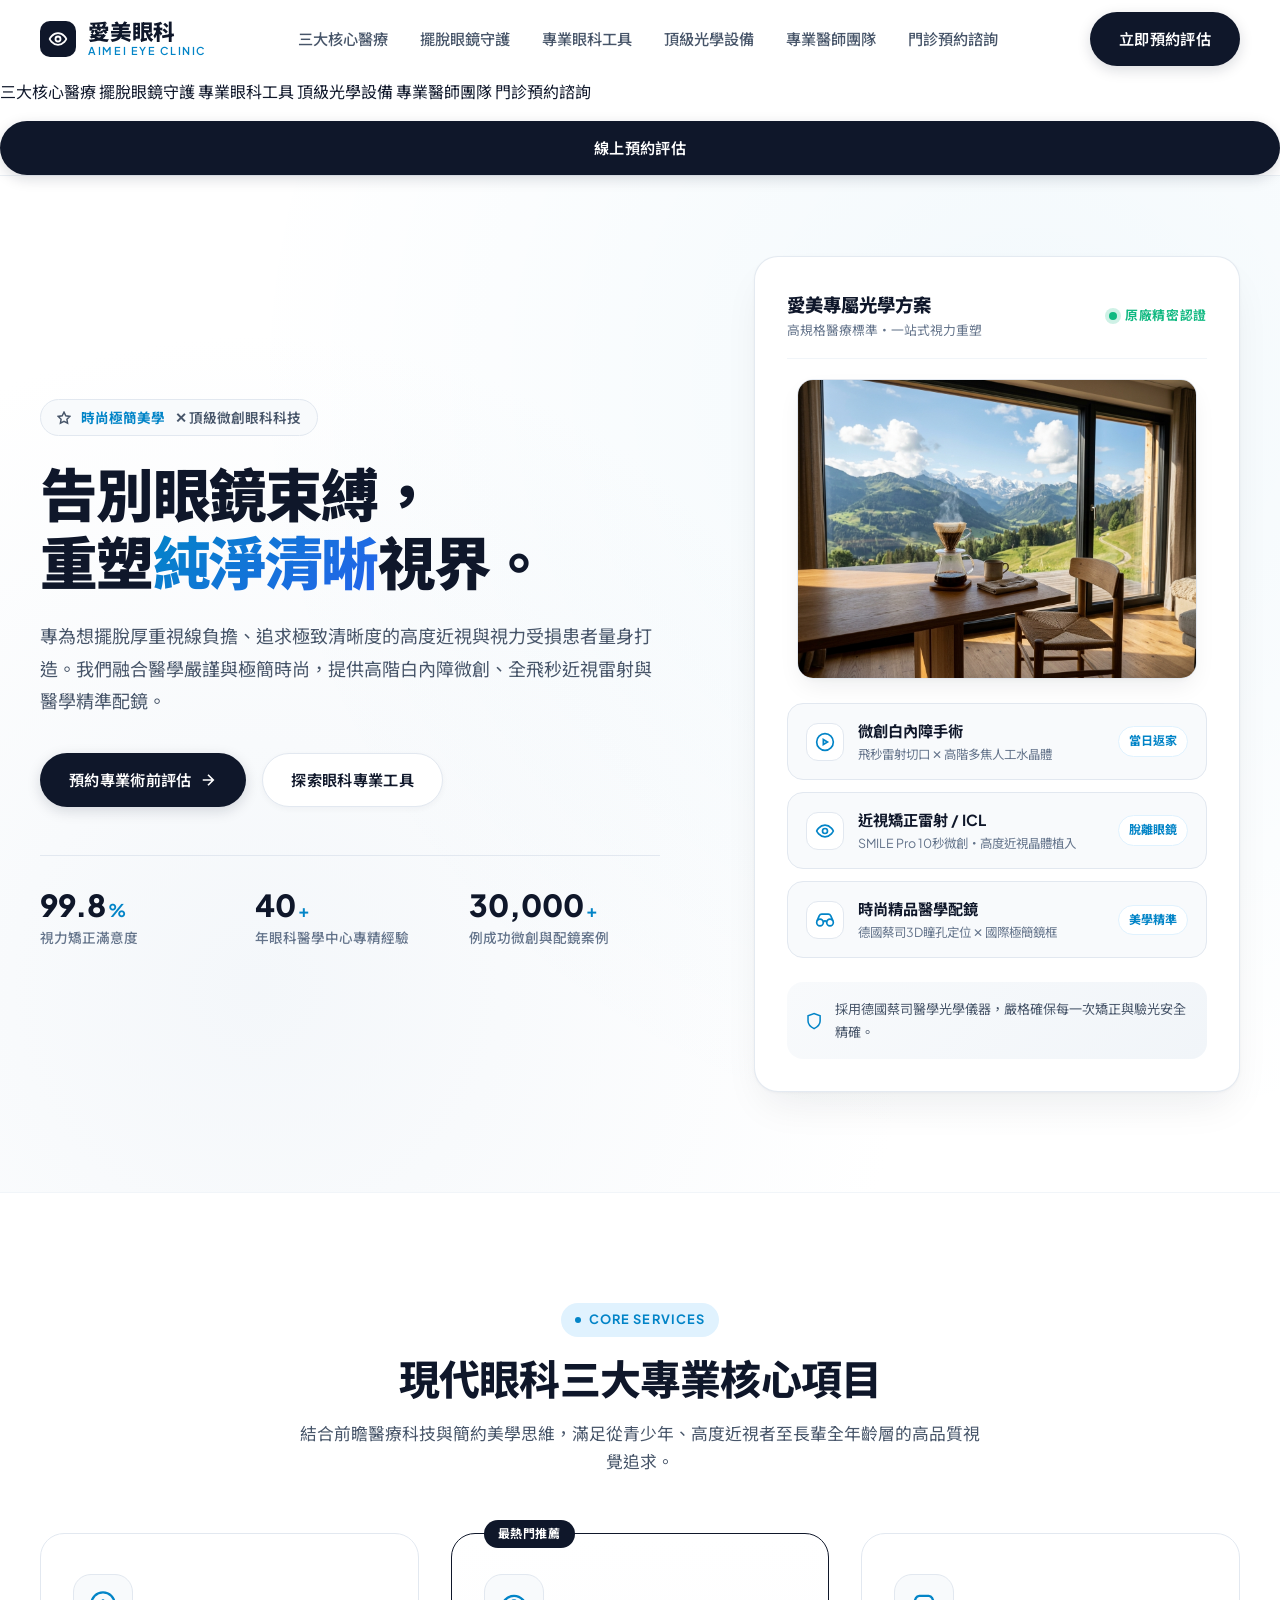
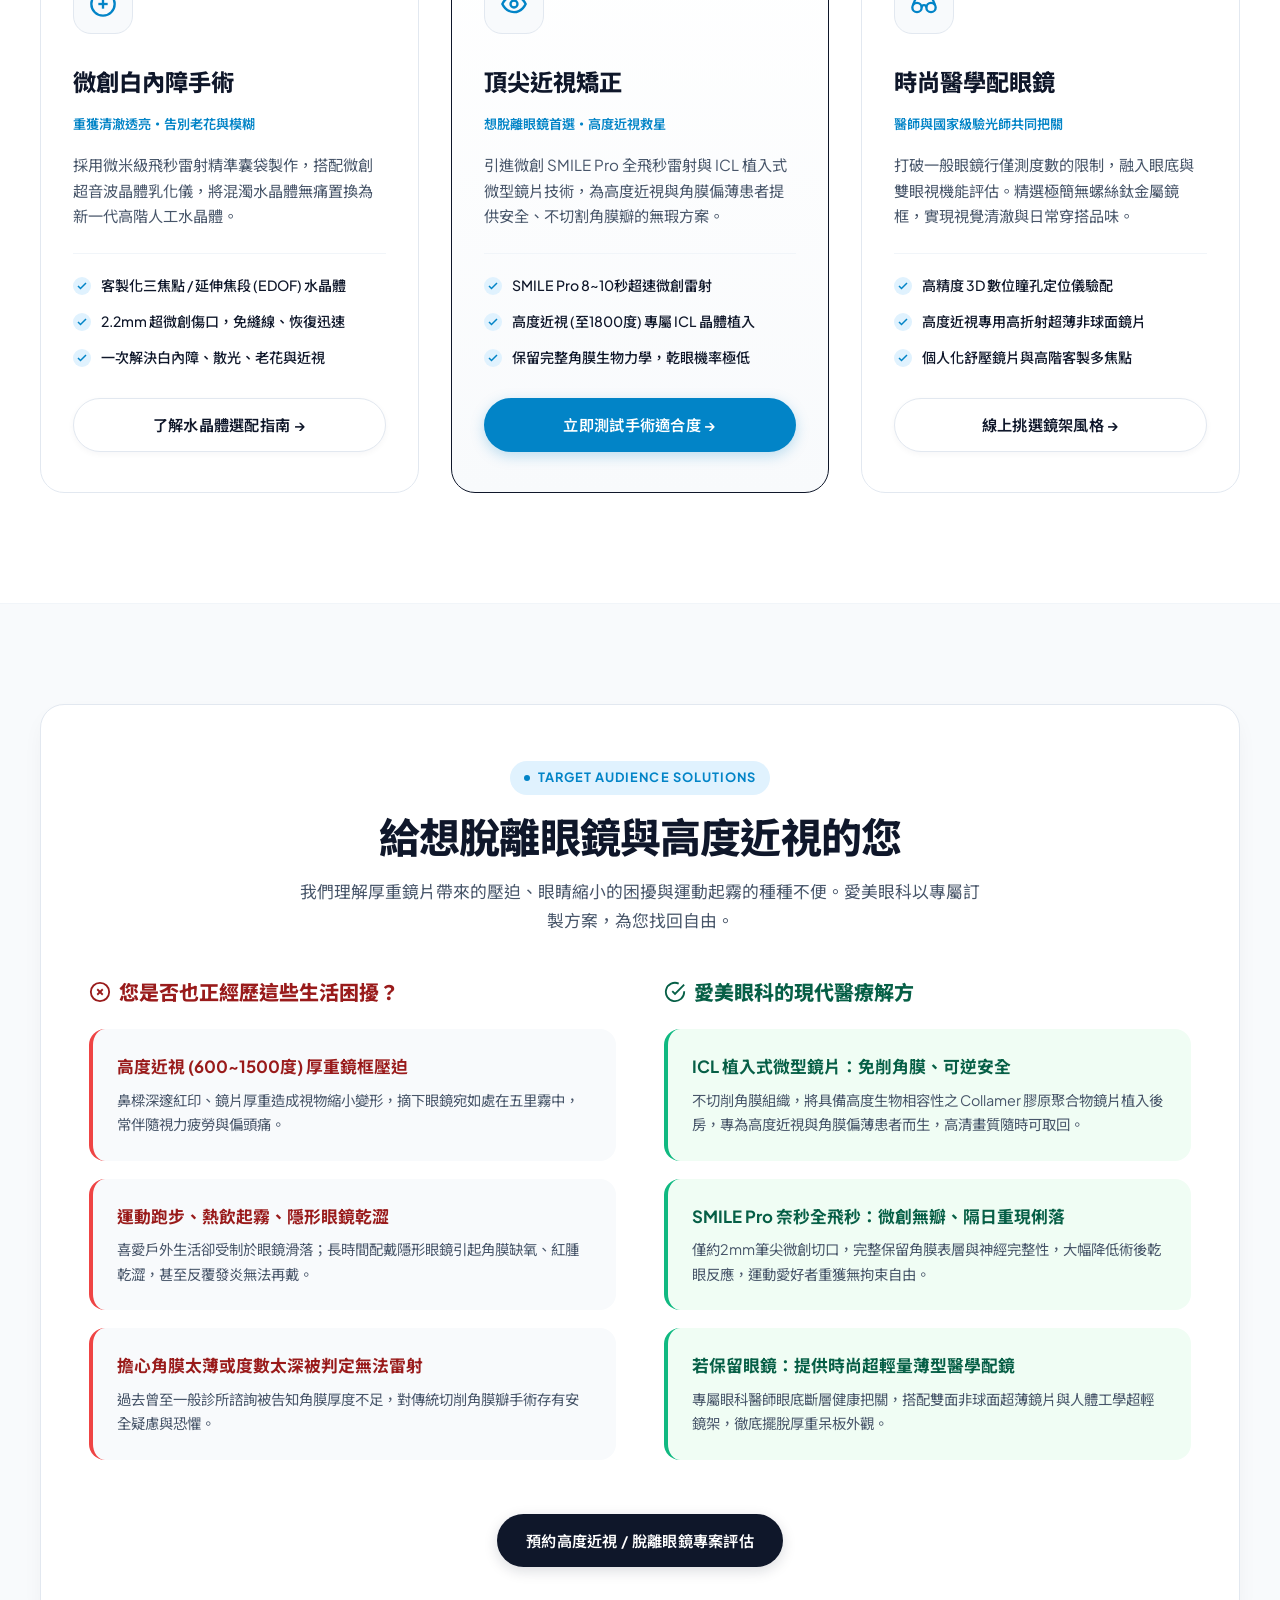
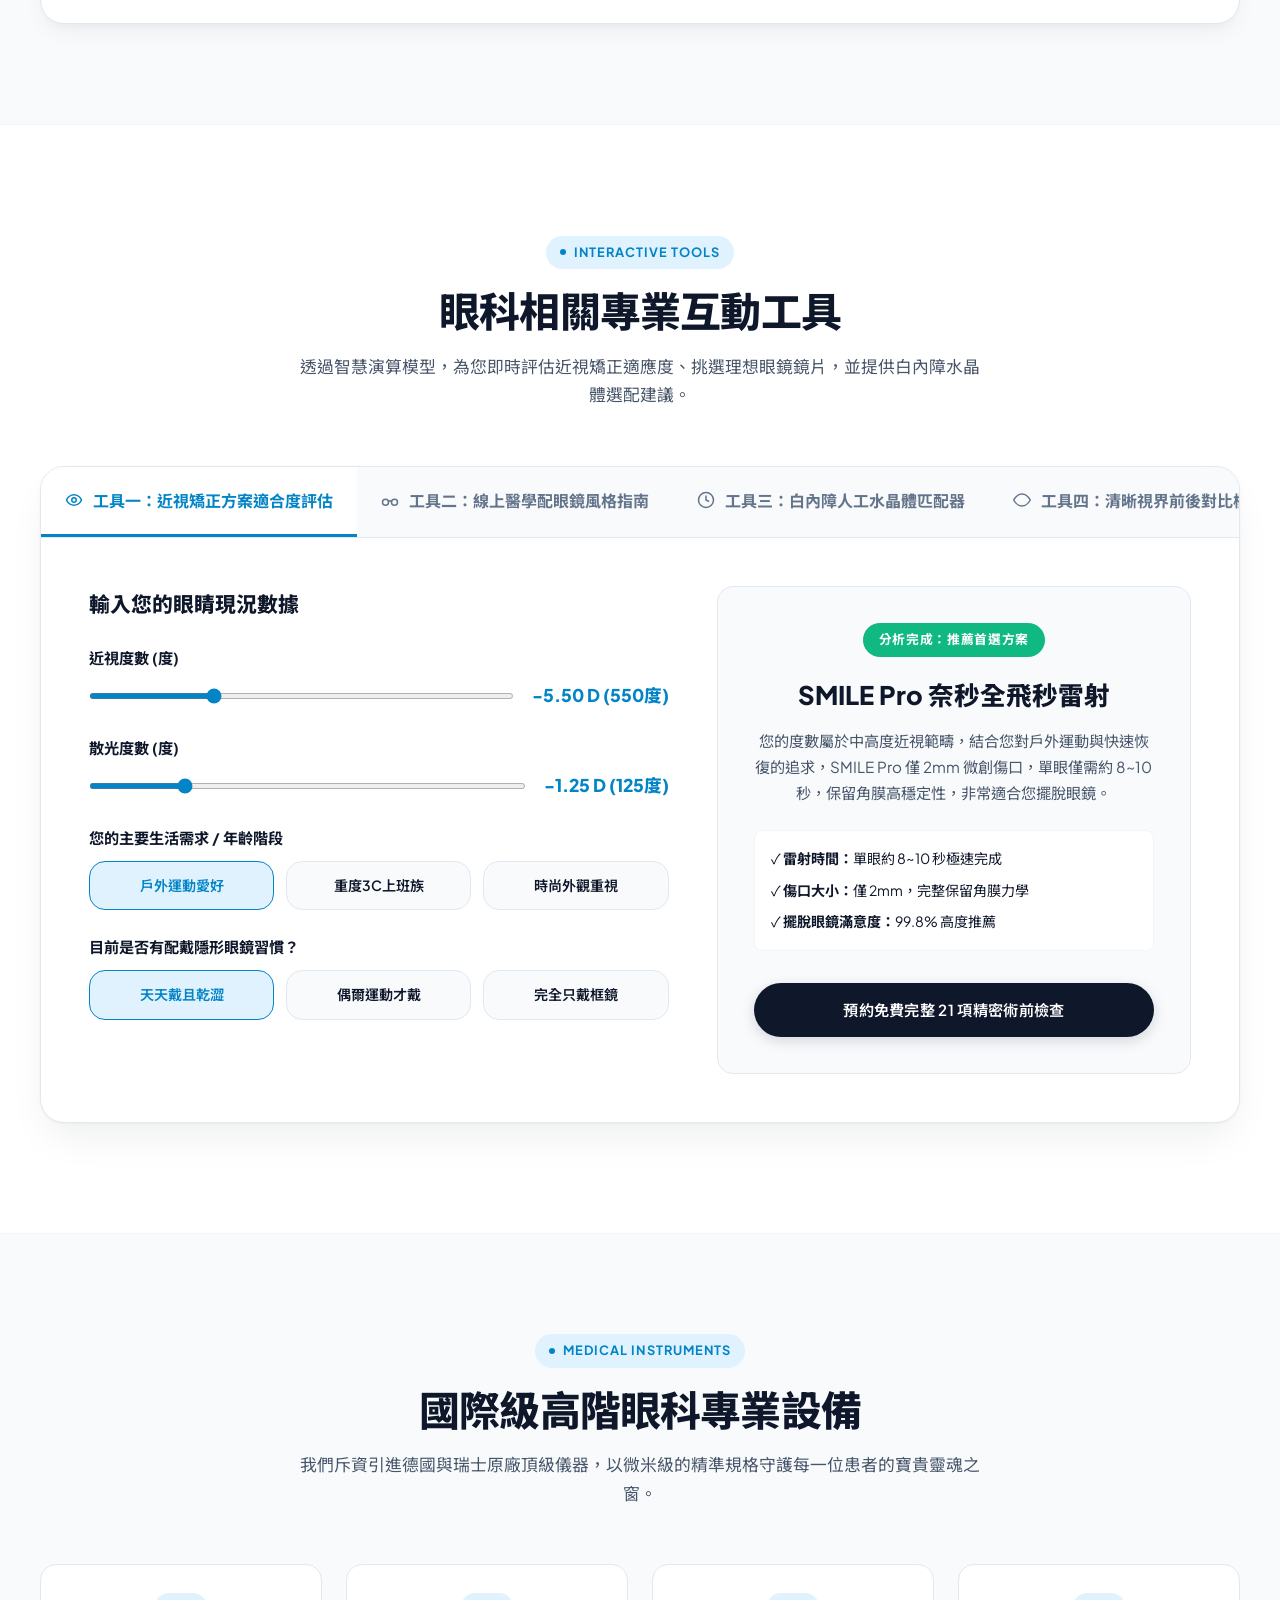
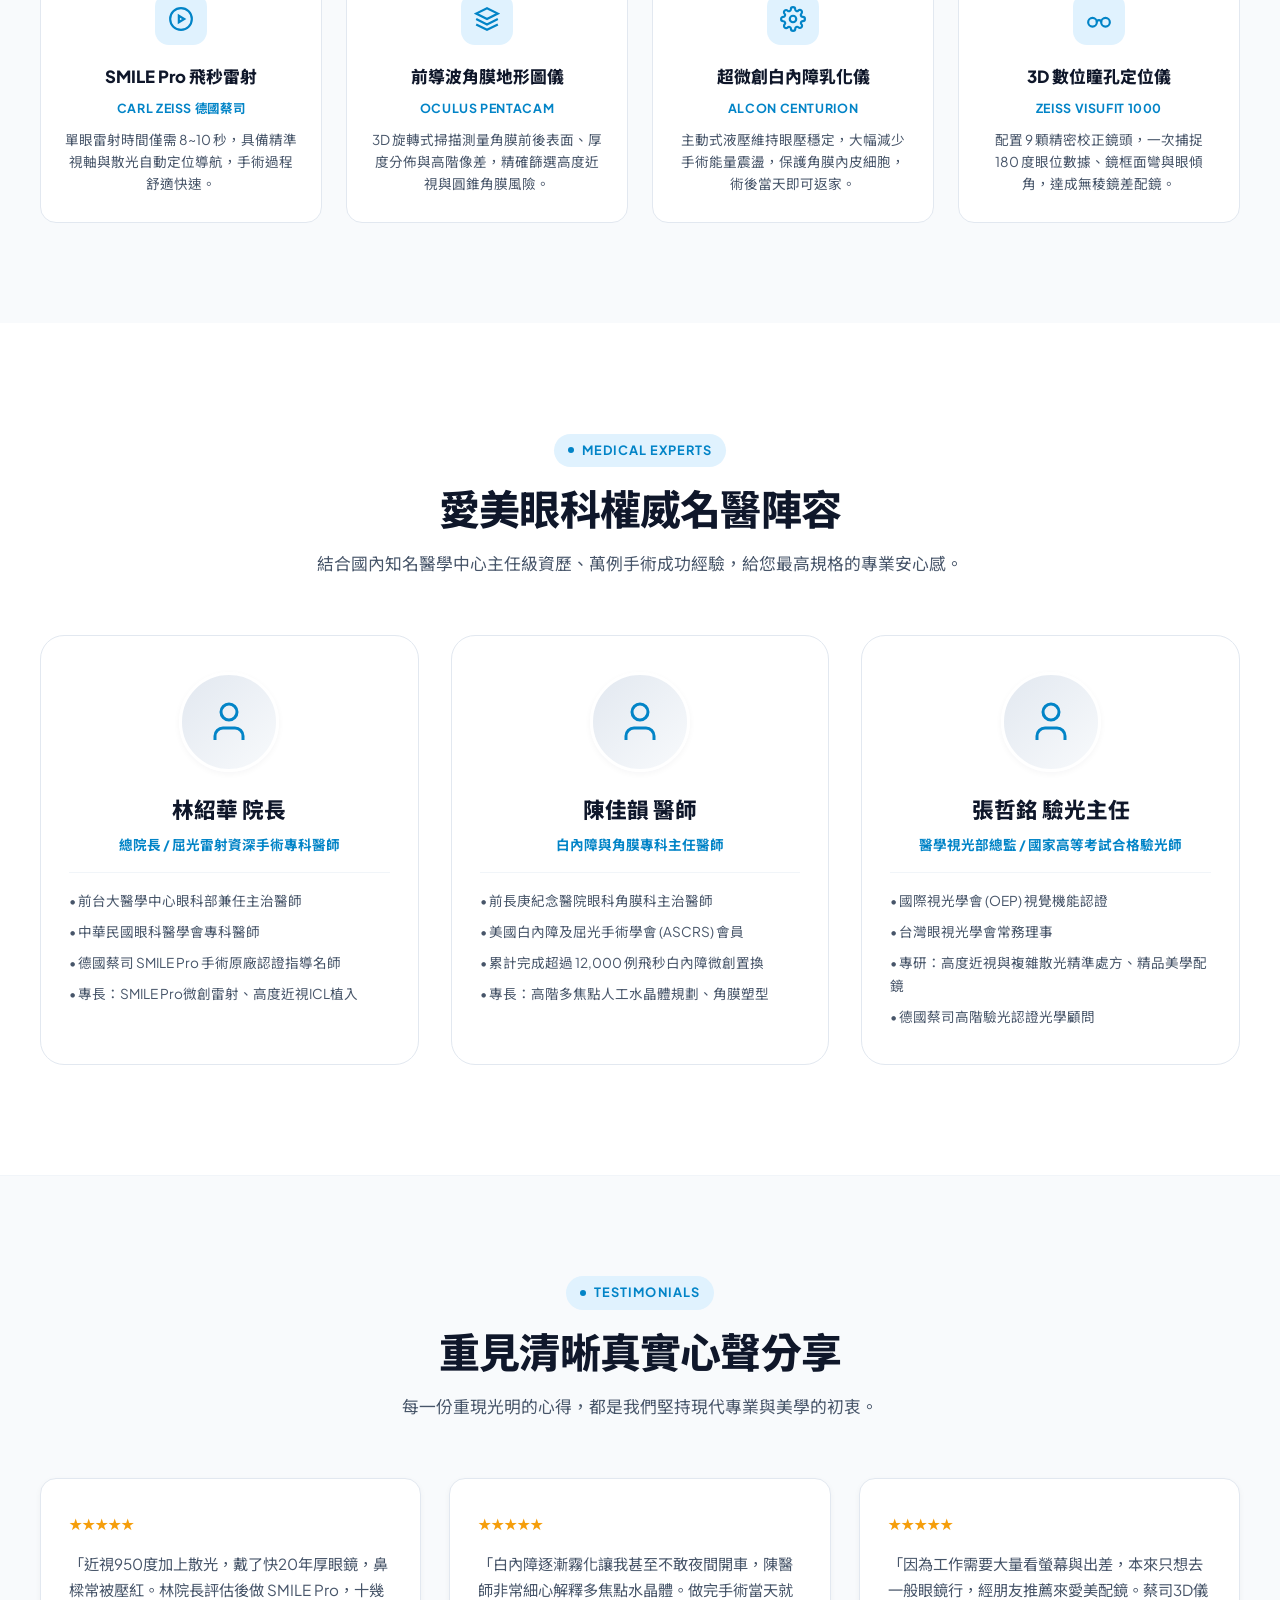
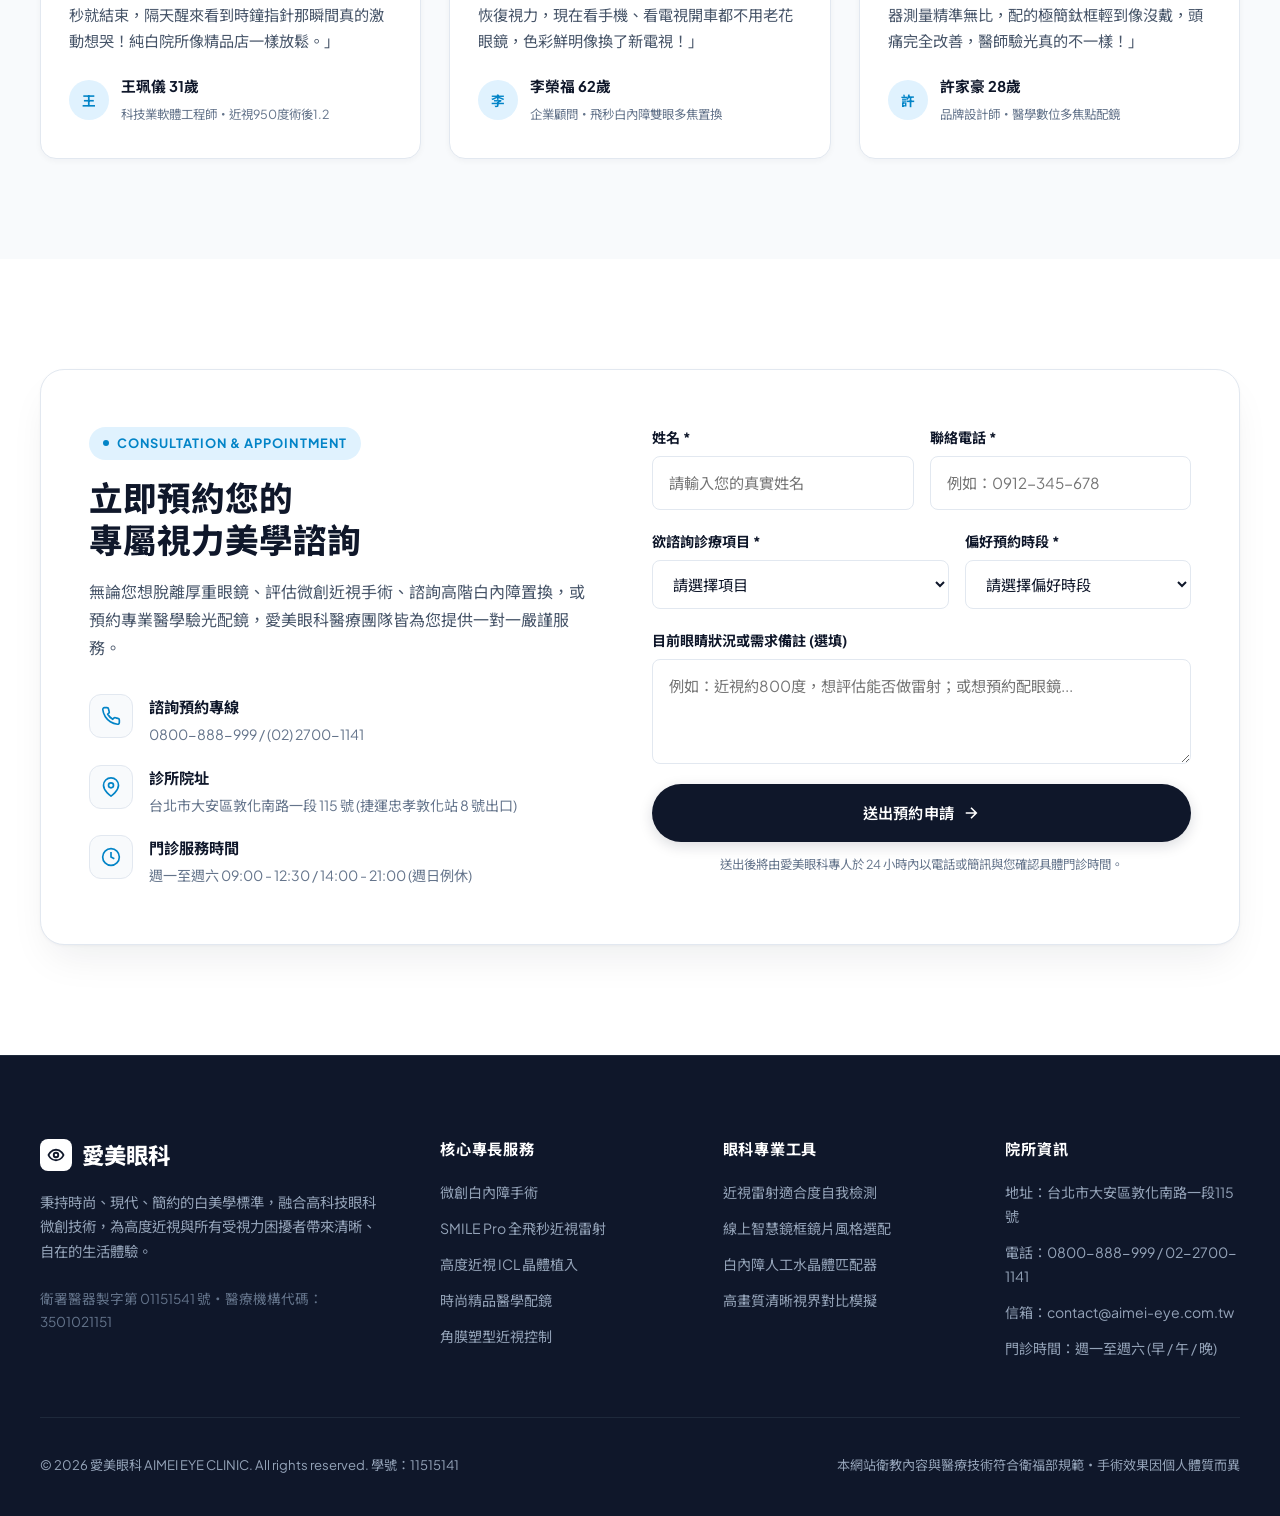
<file: onepage1/index.html>
<!DOCTYPE html>
<html lang="zh-Hant">
<head>
  <meta charset="UTF-8">
  <meta name="viewport" content="width=device-width, initial-scale=1.0">
  <title>愛美眼科 AIMEI EYE CLINIC｜微創白內障・極致近視矯正・醫學配眼鏡</title>
  <meta name="description" content="愛美眼科秉持時尚、現代、簡約的美學精神，專為想脫離眼鏡與高度近視患者打造。提供微創白內障手術、全飛秒近視矯正雷射、ICL晶體植入與精品醫學驗光配鏡服務。">
  <link rel="preconnect" href="https://fonts.googleapis.com">
  <link rel="preconnect" href="https://fonts.gstatic.com" crossorigin>
  <link href="https://fonts.googleapis.com/css2?family=Noto+Sans+TC:wght@300;400;500;600;700;900&family=Plus+Jakarta+Sans:wght@300;400;500;600;700;800;900&display=swap" rel="stylesheet">
  <style>
    /* =========================================================
       CSS RESET & DESIGN TOKENS
       設計風格：時尚、現代、簡約 (純白色調、高質感留白、清透層次)
       ========================================================= */
    :root {
      --bg-white: #ffffff;
      --bg-pure: #fafcff;
      --bg-surface: #f8fafc;
      --bg-card: #ffffff;
      --bg-glass: rgba(255, 255, 255, 0.88);

      --color-primary: #0284c7;
      --color-primary-light: #e0f2fe;
      --color-primary-dark: #0369a1;
      --color-accent: #0ea5e9;
      --color-glow: rgba(2, 132, 199, 0.12);

      --text-main: #0f172a;
      --text-muted: #475569;
      --text-sub: #64748b;
      --text-light: #94a3b8;

      --border-light: #e2e8f0;
      --border-subtle: #f1f5f9;
      --border-focus: #38bdf8;

      --shadow-sm: 0 2px 6px rgba(15, 23, 42, 0.04);
      --shadow-md: 0 10px 25px -5px rgba(15, 23, 42, 0.06), 0 8px 10px -6px rgba(15, 23, 42, 0.03);
      --shadow-lg: 0 20px 40px -10px rgba(15, 23, 42, 0.08), 0 1px 3px rgba(15, 23, 42, 0.04);
      --shadow-glow: 0 0 30px rgba(2, 132, 199, 0.15);

      --radius-sm: 8px;
      --radius-md: 16px;
      --radius-lg: 24px;
      --radius-full: 9999px;

      --transition-fast: 0.2s cubic-bezier(0.16, 1, 0.3, 1);
      --transition-normal: 0.3s cubic-bezier(0.16, 1, 0.3, 1);
    }

    *, *::before, *::after {
      box-sizing: border-box;
      margin: 0;
      padding: 0;
    }

    html {
      scroll-behavior: smooth;
      font-size: 16px;
    }

    body {
      background-color: var(--bg-white);
      color: var(--text-main);
      font-family: 'Plus Jakarta Sans', 'Noto Sans TC', -apple-system, BlinkMacSystemFont, 'Segoe UI', Roboto, sans-serif;
      line-height: 1.7;
      -webkit-font-smoothing: antialiased;
      overflow-x: hidden;
    }

    a {
      color: inherit;
      text-decoration: none;
      transition: color var(--transition-fast);
    }

    button, input, select, textarea {
      font: inherit;
    }

    img {
      max-width: 100%;
      height: auto;
      display: block;
    }

    .container {
      width: min(1200px, calc(100% - 48px));
      margin-inline: auto;
    }

    /* =========================================================
       TYPOGRAPHY & UTILITIES
       ========================================================= */
    .section-tag {
      display: inline-flex;
      align-items: center;
      gap: 8px;
      padding: 6px 14px;
      background: var(--color-primary-light);
      color: var(--color-primary);
      border-radius: var(--radius-full);
      font-size: 0.8rem;
      font-weight: 700;
      letter-spacing: 0.08em;
      text-transform: uppercase;
      margin-bottom: 16px;
    }

    .section-tag::before {
      content: "";
      width: 6px;
      height: 6px;
      background-color: var(--color-primary);
      border-radius: 50%;
    }

    .section-header {
      text-align: center;
      max-width: 680px;
      margin: 0 auto 56px;
    }

    .section-title {
      font-size: clamp(1.85rem, 3.2vw, 2.75rem);
      font-weight: 800;
      line-height: 1.25;
      letter-spacing: -0.02em;
      color: var(--text-main);
      margin-bottom: 16px;
    }

    .section-desc {
      color: var(--text-muted);
      font-size: 1.05rem;
      font-weight: 400;
    }

    /* BUTTONS */
    .btn {
      display: inline-flex;
      align-items: center;
      justify-content: center;
      gap: 8px;
      padding: 13px 28px;
      border-radius: var(--radius-full);
      font-size: 0.95rem;
      font-weight: 600;
      letter-spacing: 0.02em;
      border: 1px solid transparent;
      cursor: pointer;
      transition: all var(--transition-normal);
      white-space: nowrap;
    }

    .btn-primary {
      background: #0f172a;
      color: #ffffff;
      box-shadow: 0 4px 14px rgba(15, 23, 42, 0.15);
    }

    .btn-primary:hover {
      background: var(--color-primary);
      transform: translateY(-2px);
      box-shadow: 0 8px 20px rgba(2, 132, 199, 0.28);
    }

    .btn-white {
      background: #ffffff;
      color: var(--text-main);
      border-color: var(--border-light);
      box-shadow: var(--shadow-sm);
    }

    .btn-white:hover {
      border-color: var(--color-primary);
      color: var(--color-primary);
      transform: translateY(-2px);
      box-shadow: var(--shadow-md);
    }

    .btn-accent {
      background: var(--color-primary);
      color: #ffffff;
      box-shadow: 0 4px 14px rgba(2, 132, 199, 0.25);
    }

    .btn-accent:hover {
      background: var(--color-primary-dark);
      transform: translateY(-2px);
    }

    /* =========================================================
       HEADER & NAVIGATION
       ========================================================= */
    .header {
      position: sticky;
      top: 0;
      z-index: 100;
      background: var(--bg-glass);
      backdrop-filter: blur(16px);
      -webkit-backdrop-filter: blur(16px);
      border-bottom: 1px solid rgba(226, 232, 240, 0.7);
      transition: all var(--transition-fast);
    }

    .nav-wrapper {
      display: flex;
      align-items: center;
      justify-content: space-between;
      height: 78px;
    }

    .brand {
      display: flex;
      align-items: center;
      gap: 12px;
      font-weight: 800;
      font-size: 1.35rem;
      letter-spacing: -0.01em;
      color: var(--text-main);
    }

    .brand-icon {
      width: 36px;
      height: 36px;
      display: grid;
      place-items: center;
      background: #0f172a;
      color: #ffffff;
      border-radius: 10px;
    }

    .brand-text {
      display: flex;
      flex-direction: column;
      line-height: 1.15;
    }

    .brand-sub {
      font-size: 0.68rem;
      font-weight: 600;
      letter-spacing: 0.15em;
      color: var(--color-primary);
      text-transform: uppercase;
    }

    .nav-links {
      display: flex;
      align-items: center;
      gap: 32px;
      list-style: none;
    }

    .nav-links a {
      font-size: 0.95rem;
      font-weight: 500;
      color: var(--text-muted);
      position: relative;
    }

    .nav-links a:hover {
      color: var(--text-main);
    }

    .nav-links a::after {
      content: "";
      position: absolute;
      left: 0;
      bottom: -4px;
      width: 0;
      height: 2px;
      background: var(--color-primary);
      transition: width var(--transition-fast);
    }

    .nav-links a:hover::after {
      width: 100%;
    }

    .nav-actions {
      display: flex;
      align-items: center;
      gap: 14px;
    }

    .mobile-menu-btn {
      display: none;
      background: transparent;
      border: none;
      width: 40px;
      height: 40px;
      align-items: center;
      justify-content: center;
      cursor: pointer;
      color: var(--text-main);
    }

    /* =========================================================
       HERO SECTION (現代・時尚・簡約純白風格 + 右欄既有圖片)
       ========================================================= */
    .hero {
      position: relative;
      padding: 80px 0 100px;
      background: radial-gradient(circle at 80% 20%, rgba(2, 132, 199, 0.05) 0%, transparent 60%),
                  radial-gradient(circle at 20% 80%, rgba(241, 245, 249, 0.8) 0%, transparent 50%),
                  #ffffff;
      border-bottom: 1px solid var(--border-subtle);
      overflow: hidden;
    }

    .hero-grid {
      display: grid;
      grid-template-columns: 1.15fr 0.85fr;
      align-items: center;
      gap: 56px;
    }

    .hero-content {
      max-width: 620px;
    }

    .hero-badge {
      display: inline-flex;
      align-items: center;
      gap: 10px;
      padding: 6px 16px;
      background: #f8fafc;
      border: 1px solid var(--border-light);
      border-radius: var(--radius-full);
      font-size: 0.85rem;
      font-weight: 600;
      color: var(--text-muted);
      margin-bottom: 24px;
    }

    .hero-badge span {
      color: var(--color-primary);
      font-weight: 700;
    }

    .hero-title {
      font-size: clamp(2.4rem, 4.5vw, 3.8rem);
      font-weight: 900;
      line-height: 1.18;
      letter-spacing: -0.03em;
      color: #0f172a;
      margin-bottom: 24px;
    }

    .hero-title .highlight {
      background: linear-gradient(135deg, #0284c7 0%, #2563eb 100%);
      -webkit-background-clip: text;
      -webkit-text-fill-color: transparent;
    }

    .hero-desc {
      font-size: 1.125rem;
      line-height: 1.8;
      color: var(--text-muted);
      margin-bottom: 36px;
    }

    .hero-cta-group {
      display: flex;
      flex-wrap: wrap;
      align-items: center;
      gap: 16px;
      margin-bottom: 48px;
    }

    .hero-stats {
      display: grid;
      grid-template-columns: repeat(3, 1fr);
      gap: 24px;
      padding-top: 32px;
      border-top: 1px solid var(--border-light);
    }

    .stat-item h3 {
      font-size: 1.9rem;
      font-weight: 800;
      color: #0f172a;
      line-height: 1.1;
      margin-bottom: 4px;
      display: flex;
      align-items: baseline;
    }

    .stat-item h3 span {
      font-size: 1.1rem;
      color: var(--color-primary);
      font-weight: 700;
      margin-left: 2px;
    }

    .stat-item p {
      font-size: 0.85rem;
      color: var(--text-sub);
      font-weight: 500;
    }

    /* HERO CARD / VISUAL */
    .hero-visual {
      position: relative;
    }

    .hero-card {
      background: #ffffff;
      border: 1px solid rgba(226, 232, 240, 0.9);
      border-radius: var(--radius-lg);
      padding: 32px;
      box-shadow: var(--shadow-lg);
      position: relative;
    }

    .hero-card-header {
      display: flex;
      align-items: center;
      justify-content: space-between;
      margin-bottom: 20px;
      padding-bottom: 16px;
      border-bottom: 1px solid var(--border-subtle);
    }

    .spec-indicator {
      display: flex;
      align-items: center;
      gap: 8px;
      font-size: 0.8rem;
      font-weight: 700;
      letter-spacing: 0.05em;
      color: #10b981;
    }

    .spec-indicator::before {
      content: "";
      width: 8px;
      height: 8px;
      background: #10b981;
      border-radius: 50%;
      box-shadow: 0 0 0 4px rgba(16, 185, 129, 0.2);
    }

    /* 右欄既有實景圖片容器 (依據規格書：400px * 300px, <img>) */
    .hero-image-wrap {
      position: relative;
      width: 100%;
      display: flex;
      justify-content: center;
      margin-bottom: 24px;
    }

    .hero-photo-img {
      width: 400px;
      height: 300px;
      max-width: 100%;
      aspect-ratio: 4 / 3;
      object-fit: cover;
      border-radius: var(--radius-md);
      box-shadow: 0 10px 25px -5px rgba(15, 23, 42, 0.08), 0 4px 6px -4px rgba(15, 23, 42, 0.04);
      border: 1px solid var(--border-light);
      display: block;
      transition: transform var(--transition-normal), box-shadow var(--transition-normal);
    }

    .hero-photo-img:hover {
      transform: translateY(-2px);
      box-shadow: var(--shadow-md);
    }

    .visual-pill-list {
      display: flex;
      flex-direction: column;
      gap: 12px;
      margin-bottom: 24px;
    }

    .visual-pill {
      display: flex;
      align-items: center;
      justify-content: space-between;
      padding: 14px 18px;
      background: var(--bg-surface);
      border: 1px solid var(--border-light);
      border-radius: var(--radius-md);
      transition: all var(--transition-fast);
    }

    .visual-pill:hover {
      background: #ffffff;
      border-color: var(--color-primary);
      transform: translateX(4px);
      box-shadow: var(--shadow-sm);
    }

    .pill-left {
      display: flex;
      align-items: center;
      gap: 14px;
    }

    .pill-icon {
      width: 38px;
      height: 38px;
      border-radius: 12px;
      background: #ffffff;
      border: 1px solid var(--border-light);
      display: grid;
      place-items: center;
      color: var(--color-primary);
      flex-shrink: 0;
    }

    .pill-text h4 {
      font-size: 0.95rem;
      font-weight: 700;
      color: var(--text-main);
    }

    .pill-text p {
      font-size: 0.78rem;
      color: var(--text-sub);
    }

    .pill-badge {
      font-size: 0.75rem;
      font-weight: 700;
      padding: 4px 10px;
      border-radius: var(--radius-full);
      background: #ffffff;
      color: var(--color-primary);
      border: 1px solid var(--color-primary-light);
      white-space: nowrap;
    }

    .hero-card-foot {
      padding: 16px 18px;
      background: linear-gradient(135deg, #f8fafc, #f1f5f9);
      border-radius: var(--radius-md);
      font-size: 0.82rem;
      color: var(--text-muted);
      display: flex;
      align-items: center;
      gap: 12px;
    }

    /* =========================================================
       CORE PURPOSE & SERVICES SECTION (白內障手術 / 配眼鏡 / 近視矯正)
       ========================================================= */
    .services-section {
      padding: 110px 0;
      background: #ffffff;
    }

    .services-grid {
      display: grid;
      grid-template-columns: repeat(3, 1fr);
      gap: 32px;
    }

    .service-card {
      background: #ffffff;
      border: 1px solid var(--border-light);
      border-radius: var(--radius-lg);
      padding: 40px 32px;
      position: relative;
      transition: all var(--transition-normal);
      display: flex;
      flex-direction: column;
    }

    .service-card:hover {
      border-color: var(--border-focus);
      transform: translateY(-6px);
      box-shadow: var(--shadow-lg);
    }

    .service-card.featured {
      border-color: #0f172a;
      background: linear-gradient(180deg, #ffffff 0%, #f8fafc 100%);
    }

    .featured-tag {
      position: absolute;
      top: -14px;
      left: 32px;
      background: #0f172a;
      color: #ffffff;
      font-size: 0.75rem;
      font-weight: 700;
      letter-spacing: 0.05em;
      padding: 4px 14px;
      border-radius: var(--radius-full);
    }

    .service-icon-box {
      width: 60px;
      height: 60px;
      border-radius: 18px;
      background: var(--bg-surface);
      border: 1px solid var(--border-light);
      display: grid;
      place-items: center;
      color: var(--color-primary);
      margin-bottom: 28px;
      transition: all var(--transition-fast);
    }

    .service-card:hover .service-icon-box {
      background: var(--color-primary);
      color: #ffffff;
      border-color: var(--color-primary);
    }

    .service-card h3 {
      font-size: 1.45rem;
      font-weight: 800;
      color: var(--text-main);
      margin-bottom: 12px;
    }

    .service-card .target-note {
      font-size: 0.82rem;
      font-weight: 600;
      color: var(--color-primary);
      margin-bottom: 16px;
      display: block;
    }

    .service-card p {
      color: var(--text-muted);
      font-size: 0.95rem;
      line-height: 1.7;
      margin-bottom: 24px;
      flex-grow: 1;
    }

    .feature-check-list {
      list-style: none;
      display: flex;
      flex-direction: column;
      gap: 12px;
      padding-top: 20px;
      border-top: 1px solid var(--border-subtle);
      margin-bottom: 28px;
    }

    .feature-check-list li {
      display: flex;
      align-items: center;
      gap: 10px;
      font-size: 0.88rem;
      color: var(--text-main);
      font-weight: 500;
    }

    .check-icon {
      width: 18px;
      height: 18px;
      border-radius: 50%;
      background: var(--color-primary-light);
      color: var(--color-primary);
      display: grid;
      place-items: center;
      flex-shrink: 0;
    }

    /* =========================================================
       TARGET AUDIENCE SECTION (想脫離眼鏡或高度近視患者)
       ========================================================= */
    .audience-section {
      padding: 100px 0;
      background: var(--bg-surface);
      border-top: 1px solid var(--border-subtle);
      border-bottom: 1px solid var(--border-subtle);
    }

    .audience-box {
      background: #ffffff;
      border: 1px solid var(--border-light);
      border-radius: var(--radius-lg);
      padding: 56px 48px;
      box-shadow: var(--shadow-md);
    }

    .audience-grid {
      display: grid;
      grid-template-columns: 1fr 1fr;
      gap: 48px;
      align-items: center;
    }

    .painpoint-card {
      background: var(--bg-surface);
      border-radius: var(--radius-md);
      padding: 24px;
      margin-bottom: 18px;
      border-left: 4px solid #ef4444;
    }

    .painpoint-card h4 {
      font-size: 1.05rem;
      font-weight: 700;
      color: #991b1b;
      margin-bottom: 6px;
      display: flex;
      align-items: center;
      gap: 8px;
    }

    .painpoint-card p {
      font-size: 0.9rem;
      color: var(--text-muted);
    }

    .solution-card {
      background: #f0fdf4;
      border-radius: var(--radius-md);
      padding: 24px;
      margin-bottom: 18px;
      border-left: 4px solid #10b981;
    }

    .solution-card h4 {
      font-size: 1.05rem;
      font-weight: 700;
      color: #065f46;
      margin-bottom: 6px;
      display: flex;
      align-items: center;
      gap: 8px;
    }

    .solution-card p {
      font-size: 0.9rem;
      color: var(--text-muted);
    }

    /* =========================================================
       FUNCTION & SPECIALIZED TOOLS (功能：配眼鏡 + 眼科相關專業工具)
       ========================================================= */
    .tools-section {
      padding: 110px 0;
      background: #ffffff;
    }

    .tools-container {
      background: #ffffff;
      border: 1px solid var(--border-light);
      border-radius: var(--radius-lg);
      box-shadow: var(--shadow-lg);
      overflow: hidden;
    }

    .tools-nav {
      display: flex;
      background: var(--bg-surface);
      border-bottom: 1px solid var(--border-light);
      overflow-x: auto;
    }

    .tool-tab-btn {
      flex: 1;
      padding: 20px 24px;
      background: transparent;
      border: none;
      border-bottom: 3px solid transparent;
      font-size: 1rem;
      font-weight: 700;
      color: var(--text-sub);
      cursor: pointer;
      display: flex;
      align-items: center;
      justify-content: center;
      gap: 10px;
      transition: all var(--transition-fast);
      white-space: nowrap;
    }

    .tool-tab-btn:hover {
      color: var(--text-main);
      background: rgba(255, 255, 255, 0.6);
    }

    .tool-tab-btn.active {
      color: var(--color-primary);
      background: #ffffff;
      border-bottom-color: var(--color-primary);
    }

    .tool-pane {
      display: none;
      padding: 48px;
    }

    .tool-pane.active {
      display: block;
      animation: fadeIn 0.35s ease;
    }

    @keyframes fadeIn {
      from { opacity: 0; transform: translateY(8px); }
      to { opacity: 1; transform: translateY(0); }
    }

    /* TOOL 1: 近視雷射/高度近視矯正自我適應性檢測 */
    .calculator-layout {
      display: grid;
      grid-template-columns: 1.1fr 0.9fr;
      gap: 48px;
    }

    .calc-form-group {
      margin-bottom: 24px;
    }

    .calc-form-group label {
      display: block;
      font-weight: 700;
      font-size: 0.95rem;
      color: var(--text-main);
      margin-bottom: 10px;
    }

    .range-wrap {
      display: flex;
      align-items: center;
      gap: 18px;
    }

    .range-wrap input[type="range"] {
      flex-grow: 1;
      accent-color: var(--color-primary);
      height: 6px;
      border-radius: 4px;
      background: var(--border-light);
      cursor: pointer;
    }

    .range-val {
      min-width: 90px;
      font-weight: 800;
      font-size: 1.1rem;
      color: var(--color-primary);
      text-align: right;
    }

    .calc-radio-group {
      display: grid;
      grid-template-columns: repeat(3, 1fr);
      gap: 12px;
    }

    .calc-radio-btn {
      border: 1px solid var(--border-light);
      padding: 12px 14px;
      border-radius: var(--radius-md);
      text-align: center;
      font-size: 0.88rem;
      font-weight: 600;
      cursor: pointer;
      transition: all var(--transition-fast);
      background: var(--bg-surface);
    }

    .calc-radio-btn:hover {
      border-color: var(--color-primary);
    }

    .calc-radio-btn.selected {
      background: var(--color-primary-light);
      border-color: var(--color-primary);
      color: var(--color-primary);
    }

    .calc-result-box {
      background: var(--bg-surface);
      border: 1px solid var(--border-light);
      border-radius: var(--radius-md);
      padding: 36px;
      display: flex;
      flex-direction: column;
      justify-content: center;
      text-align: center;
    }

    .result-badge {
      display: inline-block;
      margin: 0 auto 16px;
      padding: 6px 16px;
      border-radius: var(--radius-full);
      background: #10b981;
      color: #ffffff;
      font-size: 0.8rem;
      font-weight: 700;
      letter-spacing: 0.05em;
    }

    .result-title {
      font-size: 1.6rem;
      font-weight: 800;
      color: var(--text-main);
      margin-bottom: 12px;
    }

    .result-desc {
      font-size: 0.95rem;
      color: var(--text-muted);
      line-height: 1.7;
      margin-bottom: 24px;
    }

    .result-specs {
      background: #ffffff;
      border-radius: var(--radius-sm);
      padding: 16px;
      margin-bottom: 24px;
      text-align: left;
      font-size: 0.88rem;
      display: flex;
      flex-direction: column;
      gap: 8px;
      border: 1px solid var(--border-subtle);
    }

    /* TOOL 2: 配眼鏡智慧挑選與鏡片鏡框系統 */
    .optical-layout {
      display: grid;
      grid-template-columns: 1fr 1fr;
      gap: 40px;
    }

    .frame-picker-grid {
      display: grid;
      grid-template-columns: repeat(2, 1fr);
      gap: 16px;
    }

    .frame-card {
      border: 1px solid var(--border-light);
      border-radius: var(--radius-md);
      padding: 20px;
      cursor: pointer;
      transition: all var(--transition-fast);
      background: #ffffff;
      text-align: center;
    }

    .frame-card:hover {
      border-color: var(--color-primary);
      transform: translateY(-2px);
    }

    .frame-card.active {
      border-color: var(--color-primary);
      background: var(--color-primary-light);
    }

    .frame-card svg {
      margin: 0 auto 12px;
      stroke: var(--text-main);
    }

    .frame-card h4 {
      font-size: 0.95rem;
      font-weight: 700;
      margin-bottom: 4px;
    }

    .frame-card p {
      font-size: 0.78rem;
      color: var(--text-sub);
    }

    .optical-summary-card {
      background: var(--bg-surface);
      border: 1px solid var(--border-light);
      border-radius: var(--radius-md);
      padding: 32px;
    }

    .optical-summary-card h4 {
      font-size: 1.25rem;
      font-weight: 800;
      margin-bottom: 16px;
      color: var(--text-main);
    }

    /* TOOL 3: 白內障人工水晶體選配建議指南 */
    .cataract-tool-grid {
      display: grid;
      grid-template-columns: 1.1fr 0.9fr;
      gap: 40px;
    }

    .lens-option-list {
      display: flex;
      flex-direction: column;
      gap: 14px;
    }

    .lens-option-card {
      border: 1px solid var(--border-light);
      border-radius: var(--radius-md);
      padding: 18px 22px;
      cursor: pointer;
      display: flex;
      align-items: center;
      justify-content: space-between;
      transition: all var(--transition-fast);
    }

    .lens-option-card:hover {
      border-color: var(--color-primary);
      background: #ffffff;
    }

    .lens-option-card.active {
      border-color: var(--color-primary);
      background: var(--color-primary-light);
    }

    /* TOOL 4: 視力清晰度前後模擬器 (Interactive Clarity Simulator) */
    .simulator-box {
      max-width: 840px;
      margin: 0 auto;
    }

    .simulator-controls {
      display: flex;
      justify-content: center;
      gap: 14px;
      margin-bottom: 24px;
      flex-wrap: wrap;
    }

    .sim-mode-btn {
      padding: 10px 24px;
      border-radius: var(--radius-full);
      border: 1px solid var(--border-light);
      background: #ffffff;
      font-weight: 700;
      font-size: 0.9rem;
      cursor: pointer;
      transition: all var(--transition-fast);
    }

    .sim-mode-btn.active {
      background: #0f172a;
      color: #ffffff;
      border-color: #0f172a;
    }

    .sim-viewport {
      position: relative;
      width: 100%;
      height: 380px;
      border-radius: var(--radius-md);
      overflow: hidden;
      border: 1px solid var(--border-light);
      background: #0f172a;
      box-shadow: var(--shadow-md);
    }

    .sim-background {
      position: absolute;
      inset: 0;
      background: linear-gradient(135deg, #1e293b, #0f172a);
      display: flex;
      flex-direction: column;
      align-items: center;
      justify-content: center;
      color: #ffffff;
      text-align: center;
      padding: 24px;
      transition: filter 0.4s ease;
    }

    .sim-chart {
      font-family: monospace;
      font-weight: 900;
      letter-spacing: 0.25em;
      line-height: 1.3;
      margin-bottom: 16px;
    }

    .sim-chart .row-1 { font-size: 3.5rem; }
    .sim-chart .row-2 { font-size: 2.2rem; }
    .sim-chart .row-3 { font-size: 1.4rem; }
    .sim-chart .row-4 { font-size: 0.95rem; }

    .sim-badge-overlay {
      position: absolute;
      bottom: 20px;
      left: 20px;
      background: rgba(15, 23, 42, 0.75);
      backdrop-filter: blur(8px);
      padding: 8px 16px;
      border-radius: var(--radius-full);
      font-size: 0.85rem;
      font-weight: 600;
      color: #ffffff;
      border: 1px solid rgba(255, 255, 255, 0.2);
    }

    /* =========================================================
       EQUIPMENT & QUALITY (眼科相關專業儀器)
       ========================================================= */
    .equipment-section {
      padding: 100px 0;
      background: var(--bg-surface);
      border-top: 1px solid var(--border-subtle);
    }

    .equip-grid {
      display: grid;
      grid-template-columns: repeat(4, 1fr);
      gap: 24px;
    }

    .equip-card {
      background: #ffffff;
      border: 1px solid var(--border-light);
      border-radius: var(--radius-md);
      padding: 28px 24px;
      text-align: center;
      transition: all var(--transition-fast);
    }

    .equip-card:hover {
      border-color: var(--color-primary);
      transform: translateY(-4px);
      box-shadow: var(--shadow-md);
    }

    .equip-icon {
      width: 52px;
      height: 52px;
      margin: 0 auto 18px;
      border-radius: 14px;
      background: var(--color-primary-light);
      color: var(--color-primary);
      display: grid;
      place-items: center;
    }

    .equip-card h4 {
      font-size: 1.05rem;
      font-weight: 800;
      color: var(--text-main);
      margin-bottom: 6px;
    }

    .equip-card .equip-brand {
      font-size: 0.78rem;
      font-weight: 700;
      color: var(--color-primary);
      letter-spacing: 0.05em;
      margin-bottom: 10px;
      text-transform: uppercase;
    }

    .equip-card p {
      font-size: 0.85rem;
      color: var(--text-muted);
      line-height: 1.6;
    }

    /* =========================================================
       DOCTOR & MEDICAL TEAM
       ========================================================= */
    .team-section {
      padding: 110px 0;
      background: #ffffff;
    }

    .team-grid {
      display: grid;
      grid-template-columns: repeat(3, 1fr);
      gap: 32px;
    }

    .doctor-card {
      border: 1px solid var(--border-light);
      border-radius: var(--radius-lg);
      padding: 36px 28px;
      background: #ffffff;
      text-align: center;
      transition: all var(--transition-fast);
    }

    .doctor-card:hover {
      border-color: var(--color-primary);
      box-shadow: var(--shadow-lg);
      transform: translateY(-4px);
    }

    .doctor-avatar {
      width: 100px;
      height: 100px;
      border-radius: 50%;
      background: linear-gradient(135deg, #e2e8f0, #f8fafc);
      margin: 0 auto 20px;
      display: grid;
      place-items: center;
      color: var(--color-primary);
      border: 3px solid #ffffff;
      box-shadow: var(--shadow-sm);
    }

    .doctor-name {
      font-size: 1.35rem;
      font-weight: 800;
      color: var(--text-main);
      margin-bottom: 4px;
    }

    .doctor-role {
      font-size: 0.85rem;
      color: var(--color-primary);
      font-weight: 700;
      margin-bottom: 16px;
    }

    .doctor-exp-list {
      list-style: none;
      font-size: 0.85rem;
      color: var(--text-muted);
      display: flex;
      flex-direction: column;
      gap: 8px;
      padding-top: 16px;
      border-top: 1px solid var(--border-subtle);
      text-align: left;
    }

    /* =========================================================
       PATIENT TESTIMONIALS
       ========================================================= */
    .reviews-section {
      padding: 100px 0;
      background: var(--bg-surface);
      border-top: 1px solid var(--border-subtle);
    }

    .reviews-grid {
      display: grid;
      grid-template-columns: repeat(3, 1fr);
      gap: 28px;
    }

    .review-card {
      background: #ffffff;
      border: 1px solid var(--border-light);
      border-radius: var(--radius-md);
      padding: 32px 28px;
      box-shadow: var(--shadow-sm);
    }

    .review-stars {
      color: #f59e0b;
      font-size: 0.95rem;
      margin-bottom: 14px;
      display: flex;
      gap: 4px;
    }

    .review-text {
      font-size: 0.95rem;
      line-height: 1.7;
      color: var(--text-muted);
      margin-bottom: 20px;
    }

    .review-author {
      display: flex;
      align-items: center;
      gap: 12px;
    }

    .review-avatar-small {
      width: 40px;
      height: 40px;
      border-radius: 50%;
      background: var(--color-primary-light);
      color: var(--color-primary);
      display: grid;
      place-items: center;
      font-weight: 700;
      font-size: 0.85rem;
    }

    .review-info h5 {
      font-size: 0.92rem;
      font-weight: 700;
      color: var(--text-main);
    }

    .review-info span {
      font-size: 0.78rem;
      color: var(--text-sub);
    }

    /* =========================================================
       APPOINTMENT & CONSULTATION SECTION
       ========================================================= */
    .booking-section {
      padding: 110px 0;
      background: #ffffff;
    }

    .booking-card {
      background: #ffffff;
      border: 1px solid var(--border-light);
      border-radius: var(--radius-lg);
      padding: 56px 48px;
      box-shadow: var(--shadow-lg);
      display: grid;
      grid-template-columns: 1fr 1fr;
      gap: 56px;
    }

    .booking-info h3 {
      font-size: 2.1rem;
      font-weight: 800;
      line-height: 1.25;
      margin-bottom: 18px;
      color: var(--text-main);
    }

    .booking-info p {
      font-size: 1rem;
      color: var(--text-muted);
      margin-bottom: 32px;
      line-height: 1.75;
    }

    .contact-item-list {
      display: flex;
      flex-direction: column;
      gap: 18px;
    }

    .contact-item {
      display: flex;
      align-items: flex-start;
      gap: 16px;
    }

    .contact-icon {
      width: 44px;
      height: 44px;
      border-radius: 12px;
      background: var(--bg-surface);
      border: 1px solid var(--border-light);
      display: grid;
      place-items: center;
      color: var(--color-primary);
      flex-shrink: 0;
    }

    .contact-details h5 {
      font-size: 0.95rem;
      font-weight: 700;
      color: var(--text-main);
      margin-bottom: 2px;
    }

    .contact-details p {
      font-size: 0.88rem;
      color: var(--text-sub);
      margin-bottom: 0;
    }

    /* FORM STYLES */
    .form-grid {
      display: flex;
      flex-direction: column;
      gap: 20px;
    }

    .form-row {
      display: grid;
      grid-template-columns: 1fr 1fr;
      gap: 16px;
    }

    .form-field {
      display: flex;
      flex-direction: column;
      gap: 6px;
    }

    .form-field label {
      font-size: 0.88rem;
      font-weight: 700;
      color: var(--text-main);
    }

    .form-field input, .form-field select, .form-field textarea {
      padding: 13px 16px;
      border: 1px solid var(--border-light);
      border-radius: var(--radius-sm);
      background: #ffffff;
      color: var(--text-main);
      font-size: 0.95rem;
      transition: all var(--transition-fast);
      outline: none;
    }

    .form-field input:focus, .form-field select:focus, .form-field textarea:focus {
      border-color: var(--color-primary);
      box-shadow: 0 0 0 3px var(--color-glow);
    }

    /* =========================================================
       FOOTER
       ========================================================= */
    .footer {
      background: #0f172a;
      color: #94a3b8;
      padding: 80px 0 40px;
      border-top: 1px solid #1e293b;
    }

    .footer-grid {
      display: grid;
      grid-template-columns: 1.5fr 1fr 1fr 1fr;
      gap: 48px;
      margin-bottom: 56px;
    }

    .footer-brand {
      color: #ffffff;
      font-size: 1.4rem;
      font-weight: 800;
      margin-bottom: 16px;
      display: flex;
      align-items: center;
      gap: 10px;
    }

    .footer-desc {
      font-size: 0.9rem;
      line-height: 1.7;
      margin-bottom: 24px;
      max-width: 340px;
    }

    .footer-title {
      color: #ffffff;
      font-size: 0.95rem;
      font-weight: 700;
      margin-bottom: 20px;
      letter-spacing: 0.05em;
    }

    .footer-links {
      list-style: none;
      display: flex;
      flex-direction: column;
      gap: 12px;
      font-size: 0.88rem;
    }

    .footer-links a:hover {
      color: #ffffff;
    }

    .footer-bottom {
      padding-top: 36px;
      border-top: 1px solid #1e293b;
      display: flex;
      align-items: center;
      justify-content: space-between;
      font-size: 0.82rem;
      flex-wrap: wrap;
      gap: 16px;
    }

    /* TOAST / MODAL */
    .toast-modal {
      position: fixed;
      inset: 0;
      background: rgba(15, 23, 42, 0.45);
      backdrop-filter: blur(4px);
      display: none;
      place-items: center;
      z-index: 1000;
    }

    .toast-modal.show {
      display: grid;
    }

    .toast-content {
      background: #ffffff;
      border-radius: var(--radius-lg);
      padding: 40px;
      width: min(440px, calc(100% - 32px));
      text-align: center;
      box-shadow: var(--shadow-lg);
      border: 1px solid var(--border-light);
    }

    .toast-icon {
      width: 64px;
      height: 64px;
      border-radius: 50%;
      background: #dcfce7;
      color: #10b981;
      display: grid;
      place-items: center;
      margin: 0 auto 20px;
    }

    /* RESPONSIVE DESIGN */
    @media (max-width: 1024px) {
      .hero-grid {
        grid-template-columns: 1fr;
        gap: 48px;
      }
      .hero-content {
        max-width: 100%;
      }
      .services-grid {
        grid-template-columns: 1fr;
      }
      .audience-grid {
        grid-template-columns: 1fr;
      }
      .calculator-layout, .cataract-tool-grid {
        grid-template-columns: 1fr;
      }
      .equip-grid {
        grid-template-columns: repeat(2, 1fr);
      }
      .team-grid, .reviews-grid {
        grid-template-columns: 1fr;
      }
      .booking-card {
        grid-template-columns: 1fr;
      }
      .footer-grid {
        grid-template-columns: 1fr 1fr;
      }
    }

    @media (max-width: 768px) {
      .nav-links, .nav-actions .btn {
        display: none;
      }
      .mobile-menu-btn {
        display: flex;
      }
      .mobile-drawer {
        display: none;
        flex-direction: column;
        padding: 24px;
        background: #ffffff;
        border-bottom: 1px solid var(--border-light);
      }
      .mobile-drawer.open {
        display: flex;
      }
      .mobile-drawer a {
        padding: 12px 0;
        font-weight: 600;
        border-bottom: 1px solid var(--border-subtle);
      }
      .hero-stats {
        grid-template-columns: 1fr;
        gap: 16px;
      }
      .optical-layout {
        grid-template-columns: 1fr;
      }
      .frame-picker-grid {
        grid-template-columns: 1fr;
      }
      .form-row {
        grid-template-columns: 1fr;
      }
      .footer-grid {
        grid-template-columns: 1fr;
      }
      .tool-pane {
        padding: 24px 16px;
      }
    }
  </style>
</head>
<body>

  <!-- =========================================================
       1. NAVIGATION BAR (header.header)
       ========================================================= -->
  <header class="header">
    <div class="container">
      <div class="nav-wrapper">
        <a href="#" class="brand">
          <div class="brand-icon">
            <svg width="20" height="20" viewBox="0 0 24 24" fill="none" stroke="currentColor" stroke-width="2.2" stroke-linecap="round" stroke-linejoin="round">
              <path d="M2 12s3-7 10-7 10 7 10 7-3 7-10 7-10-7-10-7Z"/>
              <circle cx="12" cy="12" r="3"/>
            </svg>
          </div>
          <div class="brand-text">
            <span>愛美眼科</span>
            <span class="brand-sub">AIMEI EYE CLINIC</span>
          </div>
        </a>

        <ul class="nav-links">
          <li><a href="#services">三大核心醫療</a></li>
          <li><a href="#audience">擺脫眼鏡守護</a></li>
          <li><a href="#tools">專業眼科工具</a></li>
          <li><a href="#equipment">頂級光學設備</a></li>
          <li><a href="#team">專業醫師團隊</a></li>
          <li><a href="#booking">門診預約諮詢</a></li>
        </ul>

        <div class="nav-actions">
          <a href="#booking" class="btn btn-primary">立即預約評估</a>
          <button class="mobile-menu-btn" id="menuToggle" aria-label="切換選單">
            <svg width="24" height="24" viewBox="0 0 24 24" fill="none" stroke="currentColor" stroke-width="2">
              <line x1="3" y1="12" x2="21" y2="12"></line>
              <line x1="3" y1="6" x2="21" y2="6"></line>
              <line x1="3" y1="18" x2="21" y2="18"></line>
            </svg>
          </button>
        </div>
      </div>
    </div>

    <!-- 手機版導覽展開抽屜 (mobile-drawer) -->
    <div class="mobile-drawer" id="mobileDrawer">
      <a href="#services" onclick="toggleMenu()">三大核心醫療</a>
      <a href="#audience" onclick="toggleMenu()">擺脫眼鏡守護</a>
      <a href="#tools" onclick="toggleMenu()">專業眼科工具</a>
      <a href="#equipment" onclick="toggleMenu()">頂級光學設備</a>
      <a href="#team" onclick="toggleMenu()">專業醫師團隊</a>
      <a href="#booking" onclick="toggleMenu()">門診預約諮詢</a>
      <div style="margin-top: 16px;">
        <a href="#booking" class="btn btn-primary" style="display: block; text-align: center;" onclick="toggleMenu()">線上預約評估</a>
      </div>
    </div>
  </header>

  <!-- =========================================================
       2. HERO SECTION (section.hero)
       ========================================================= -->
  <section class="hero">
    <div class="container">
      <div class="hero-grid">
        <div class="hero-content">
          <div class="hero-badge">
            <svg width="14" height="14" viewBox="0 0 24 24" fill="none" stroke="currentColor" stroke-width="2.5"><polygon points="12 2 15.09 8.26 22 9.27 17 14.14 18.18 21.02 12 17.77 5.82 21.02 7 14.14 2 9.27 8.91 8.26 12 2"></polygon></svg>
            <span>時尚極簡美學</span> ✕ 頂級微創眼科科技
          </div>
          <h1 class="hero-title">
            告別眼鏡束縛，<br>
            重塑<span class="highlight">純淨清晰</span>視界。
          </h1>
          <p class="hero-desc">
            專為想擺脫厚重視線負擔、追求極致清晰度的高度近視與視力受損患者量身打造。我們融合醫學嚴謹與極簡時尚，提供高階白內障微創、全飛秒近視雷射與醫學精準配鏡。
          </p>

          <div class="hero-cta-group">
            <a href="#booking" class="btn btn-primary">
              預約專業術前評估
              <svg width="18" height="18" viewBox="0 0 24 24" fill="none" stroke="currentColor" stroke-width="2.2"><path d="M5 12h14M12 5l7 7-7 7"/></svg>
            </a>
            <a href="#tools" class="btn btn-white">
              探索眼科專業工具
            </a>
          </div>

          <div class="hero-stats">
            <div class="stat-item">
              <h3>99.8<span>%</span></h3>
              <p>視力矯正滿意度</p>
            </div>
            <div class="stat-item">
              <h3>40<span>+</span></h3>
              <p>年眼科醫學中心專精經驗</p>
            </div>
            <div class="stat-item">
              <h3>30,000<span>+</span></h3>
              <p>例成功微創與配鏡案例</p>
            </div>
          </div>
        </div>

        <div class="hero-visual">
          <div class="hero-card">
            <div class="hero-card-header">
              <div>
                <h4 style="font-size: 1.15rem; font-weight: 800;">愛美專屬光學方案</h4>
                <p style="font-size: 0.8rem; color: var(--text-sub);">高規格醫療標準・一站式視力重塑</p>
              </div>
              <div class="spec-indicator">原廠精密認證</div>
            </div>

            <!-- 依據 onepage1.md 規格：使用 <img> 元素顯示 images/hero.jpg (寬度 400px，高度 300px) -->
            <div class="hero-image-wrap">
              <img class="hero-photo-img" src="images/hero.jpg" width="400" height="300" alt="愛美專屬光學視界">
            </div>

            <div class="visual-pill-list">
              <div class="visual-pill">
                <div class="pill-left">
                  <div class="pill-icon">
                    <svg width="20" height="20" viewBox="0 0 24 24" fill="none" stroke="currentColor" stroke-width="2"><circle cx="12" cy="12" r="10"/><path d="m10 15 5-3-5-3v6Z"/></svg>
                  </div>
                  <div class="pill-text">
                    <h4>微創白內障手術</h4>
                    <p>飛秒雷射切口 ✕ 高階多焦人工水晶體</p>
                  </div>
                </div>
                <div class="pill-badge">當日返家</div>
              </div>

              <div class="visual-pill">
                <div class="pill-left">
                  <div class="pill-icon">
                    <svg width="20" height="20" viewBox="0 0 24 24" fill="none" stroke="currentColor" stroke-width="2"><path d="M2 12s3-7 10-7 10 7 10 7-3 7-10 7-10-7-10-7Z"/><circle cx="12" cy="12" r="3"/>
                    </svg>
                  </div>
                  <div class="pill-text">
                    <h4>近視矯正雷射 / ICL</h4>
                    <p>SMILE Pro 10秒微創・高度近視晶體植入</p>
                  </div>
                </div>
                <div class="pill-badge">脫離眼鏡</div>
              </div>

              <div class="visual-pill">
                <div class="pill-left">
                  <div class="pill-icon">
                    <svg width="20" height="20" viewBox="0 0 24 24" fill="none" stroke="currentColor" stroke-width="2"><circle cx="6" cy="15" r="4"/><circle cx="18" cy="15" r="4"/><path d="M14 15a2 2 0 0 0-2-2 2 2 0 0 0-2 2"/><path d="M2.5 13 5 7c.7-1.3 1.4-2 3-2h8c1.6 0 2.3.7 3 2l2.5 6"/></svg>
                  </div>
                  <div class="pill-text">
                    <h4>時尚精品醫學配鏡</h4>
                    <p>德國蔡司3D瞳孔定位 ✕ 國際極簡鏡框</p>
                  </div>
                </div>
                <div class="pill-badge">美學精準</div>
              </div>
            </div>

            <div class="hero-card-foot">
              <svg width="20" height="20" viewBox="0 0 24 24" fill="none" stroke="var(--color-primary)" stroke-width="2"><path d="M12 22s8-4 8-10V5l-8-3-8 3v7c0 6 8 10 8 10z"/></svg>
              <span>採用德國蔡司醫學光學儀器，嚴格確保每一次矯正與驗光安全精確。</span>
            </div>
          </div>
        </div>
      </div>
    </div>
  </section>

  <!-- =========================================================
       3. 三大核心醫療服務 (section#services.services-section)
       ========================================================= -->
  <section id="services" class="services-section">
    <div class="container">
      <div class="section-header">
        <div class="section-tag">Core Services</div>
        <h2 class="section-title">現代眼科三大專業核心項目</h2>
        <p class="section-desc">結合前瞻醫療科技與簡約美學思維，滿足從青少年、高度近視者至長輩全年齡層的高品質視覺追求。</p>
      </div>

      <div class="services-grid">
        <!-- 服務 1: 微創白內障手術 -->
        <div class="service-card">
          <div class="service-icon-box">
            <svg width="28" height="28" viewBox="0 0 24 24" fill="none" stroke="currentColor" stroke-width="2">
              <circle cx="12" cy="12" r="10"/>
              <path d="M12 8v8"/>
              <path d="M8 12h8"/>
            </svg>
          </div>
          <h3>微創白內障手術</h3>
          <span class="target-note">重獲清澈透亮・告別老花與模糊</span>
          <p>採用微米級飛秒雷射精準囊袋製作，搭配微創超音波晶體乳化儀，將混濁水晶體無痛置換為新一代高階人工水晶體。</p>
          <ul class="feature-check-list">
            <li>
              <div class="check-icon"><svg width="12" height="12" viewBox="0 0 24 24" fill="none" stroke="currentColor" stroke-width="3"><polyline points="20 6 9 17 4 12"/></svg></div>
              客製化三焦點 / 延伸焦段 (EDOF) 水晶體
            </li>
            <li>
              <div class="check-icon"><svg width="12" height="12" viewBox="0 0 24 24" fill="none" stroke="currentColor" stroke-width="3"><polyline points="20 6 9 17 4 12"/></svg></div>
              2.2mm 超微創傷口，免縫線、恢復迅速
            </li>
            <li>
              <div class="check-icon"><svg width="12" height="12" viewBox="0 0 24 24" fill="none" stroke="currentColor" stroke-width="3"><polyline points="20 6 9 17 4 12"/></svg></div>
              一次解決白內障、散光、老花與近視
            </li>
          </ul>
          <a href="#tools" class="btn btn-white" onclick="switchToolTab('cataract-tab')">了解水晶體選配指南 →</a>
        </div>

        <!-- 服務 2: 頂尖近視矯正 (Featured 卡片) -->
        <div class="service-card featured">
          <div class="featured-tag">最熱門推薦</div>
          <div class="service-icon-box">
            <svg width="28" height="28" viewBox="0 0 24 24" fill="none" stroke="currentColor" stroke-width="2">
              <path d="M2 12s3-7 10-7 10 7 10 7-3 7-10 7-10-7-10-7Z"/>
              <circle cx="12" cy="12" r="3"/>
            </svg>
          </div>
          <h3>頂尖近視矯正</h3>
          <span class="target-note">想脫離眼鏡首選・高度近視救星</span>
          <p>引進微創 SMILE Pro 全飛秒雷射與 ICL 植入式微型鏡片技術，為高度近視與角膜偏薄患者提供安全、不切割角膜瓣的無瑕方案。</p>
          <ul class="feature-check-list">
            <li>
              <div class="check-icon"><svg width="12" height="12" viewBox="0 0 24 24" fill="none" stroke="currentColor" stroke-width="3"><polyline points="20 6 9 17 4 12"/></svg></div>
              SMILE Pro 8~10秒超速微創雷射
            </li>
            <li>
              <div class="check-icon"><svg width="12" height="12" viewBox="0 0 24 24" fill="none" stroke="currentColor" stroke-width="3"><polyline points="20 6 9 17 4 12"/></svg></div>
              高度近視 (至1800度) 專屬 ICL 晶體植入
            </li>
            <li>
              <div class="check-icon"><svg width="12" height="12" viewBox="0 0 24 24" fill="none" stroke="currentColor" stroke-width="3"><polyline points="20 6 9 17 4 12"/></svg></div>
              保留完整角膜生物力學，乾眼機率極低
            </li>
          </ul>
          <a href="#tools" class="btn btn-accent" onclick="switchToolTab('calc-tab')">立即測試手術適合度 →</a>
        </div>

        <!-- 服務 3: 時尚醫學配眼鏡 -->
        <div class="service-card">
          <div class="service-icon-box">
            <svg width="28" height="28" viewBox="0 0 24 24" fill="none" stroke="currentColor" stroke-width="2">
              <circle cx="6" cy="15" r="4"/>
              <circle cx="18" cy="15" r="4"/>
              <path d="M14 15a2 2 0 0 0-2-2 2 2 0 0 0-2 2"/>
              <path d="M2.5 13 5 7c.7-1.3 1.4-2 3-2h8c1.6 0 2.3.7 3 2l2.5 6"/>
            </svg>
          </div>
          <h3>時尚醫學配眼鏡</h3>
          <span class="target-note">醫師與國家級驗光師共同把關</span>
          <p>打破一般眼鏡行僅測度數的限制，融入眼底與雙眼視機能評估。精選極簡無螺絲鈦金屬鏡框，實現視覺清澈與日常穿搭品味。</p>
          <ul class="feature-check-list">
            <li>
              <div class="check-icon"><svg width="12" height="12" viewBox="0 0 24 24" fill="none" stroke="currentColor" stroke-width="3"><polyline points="20 6 9 17 4 12"/></svg></div>
              高精度 3D 數位瞳孔定位儀驗配
            </li>
            <li>
              <div class="check-icon"><svg width="12" height="12" viewBox="0 0 24 24" fill="none" stroke="currentColor" stroke-width="3"><polyline points="20 6 9 17 4 12"/></svg></div>
              高度近視專用高折射超薄非球面鏡片
            </li>
            <li>
              <div class="check-icon"><svg width="12" height="12" viewBox="0 0 24 24" fill="none" stroke="currentColor" stroke-width="3"><polyline points="20 6 9 17 4 12"/></svg></div>
              個人化舒壓鏡片與高階客製多焦點
            </li>
          </ul>
          <a href="#tools" class="btn btn-white" onclick="switchToolTab('optical-tab')">線上挑選鏡架風格 →</a>
        </div>
      </div>
    </div>
  </section>

  <!-- =========================================================
       4. 擺脫眼鏡與高度近視守護專區 (section#audience.audience-section)
       ========================================================= -->
  <section id="audience" class="audience-section">
    <div class="container">
      <div class="audience-box">
        <div class="section-header" style="margin-bottom: 40px;">
          <div class="section-tag">Target Audience Solutions</div>
          <h2 class="section-title">給想脫離眼鏡與高度近視的您</h2>
          <p class="section-desc">我們理解厚重鏡片帶來的壓迫、眼睛縮小的困擾與運動起霧的種種不便。愛美眼科以專屬訂製方案，為您找回自由。</p>
        </div>

        <div class="audience-grid">
          <div>
            <h3 style="font-size: 1.25rem; font-weight: 800; margin-bottom: 20px; color: #991b1b; display: flex; align-items: center; gap: 8px;">
              <svg width="22" height="22" viewBox="0 0 24 24" fill="none" stroke="currentColor" stroke-width="2"><circle cx="12" cy="12" r="10"/><line x1="15" y1="9" x2="9" y2="15"/><line x1="9" y1="9" x2="15" y2="15"/></svg>
              您是否也正經歷這些生活困擾？
            </h3>

            <div class="painpoint-card">
              <h4>高度近視 (600~1500度) 厚重鏡框壓迫</h4>
              <p>鼻樑深邃紅印、鏡片厚重造成視物縮小變形，摘下眼鏡宛如處在五里霧中，常伴隨視力疲勞與偏頭痛。</p>
            </div>

            <div class="painpoint-card">
              <h4>運動跑步、熱飲起霧、隱形眼鏡乾澀</h4>
              <p>喜愛戶外生活卻受制於眼鏡滑落；長時間配戴隱形眼鏡引起角膜缺氧、紅腫乾澀，甚至反覆發炎無法再戴。</p>
            </div>

            <div class="painpoint-card">
              <h4>擔心角膜太薄或度數太深被判定無法雷射</h4>
              <p>過去曾至一般診所諮詢被告知角膜厚度不足，對傳統切削角膜瓣手術存有安全疑慮與恐懼。</p>
            </div>
          </div>

          <div>
            <h3 style="font-size: 1.25rem; font-weight: 800; margin-bottom: 20px; color: #065f46; display: flex; align-items: center; gap: 8px;">
              <svg width="22" height="22" viewBox="0 0 24 24" fill="none" stroke="currentColor" stroke-width="2"><path d="M22 11.08V12a10 10 0 1 1-5.93-9.14"/><polyline points="22 4 12 14.01 9 11.01"/></svg>
              愛美眼科的現代醫療解方
            </h3>

            <div class="solution-card">
              <h4>ICL 植入式微型鏡片：免削角膜、可逆安全</h4>
              <p>不切削角膜組織，將具備高度生物相容性之 Collamer 膠原聚合物鏡片植入後房，專為高度近視與角膜偏薄患者而生，高清畫質隨時可取回。</p>
            </div>

            <div class="solution-card">
              <h4>SMILE Pro 奈秒全飛秒：微創無瓣、隔日重現俐落</h4>
              <p>僅約2mm筆尖微創切口，完整保留角膜表層與神經完整性，大幅降低術後乾眼反應，運動愛好者重獲無拘束自由。</p>
            </div>

            <div class="solution-card">
              <h4>若保留眼鏡：提供時尚超輕量薄型醫學配鏡</h4>
              <p>專屬眼科醫師眼底斷層健康把關，搭配雙面非球面超薄鏡片與人體工學超輕鏡架，徹底擺脫厚重呆板外觀。</p>
            </div>
          </div>
        </div>

        <div style="text-align: center; margin-top: 36px;">
          <a href="#booking" class="btn btn-primary">預約高度近視 / 脫離眼鏡專案評估</a>
        </div>
      </div>
    </div>
  </section>

  <!-- =========================================================
       5. 眼科相關專業互動工具 (section#tools.tools-section)
       ========================================================= -->
  <section id="tools" class="tools-section">
    <div class="container">
      <div class="section-header">
        <div class="section-tag">Interactive Tools</div>
        <h2 class="section-title">眼科相關專業互動工具</h2>
        <p class="section-desc">透過智慧演算模型，為您即時評估近視矯正適應度、挑選理想眼鏡鏡片，並提供白內障水晶體選配建議。</p>
      </div>

      <div class="tools-container">
        <!-- 工具導覽頁籤 -->
        <div class="tools-nav">
          <button class="tool-tab-btn active" id="calc-tab" onclick="switchToolTab('calc-tab')">
            <svg width="18" height="18" viewBox="0 0 24 24" fill="none" stroke="currentColor" stroke-width="2"><path d="M2 12s3-7 10-7 10 7 10 7-3 7-10 7-10-7-10-7Z"/><circle cx="12" cy="12" r="3"/></svg>
            工具一：近視矯正方案適合度評估
          </button>
          <button class="tool-tab-btn" id="optical-tab" onclick="switchToolTab('optical-tab')">
            <svg width="18" height="18" viewBox="0 0 24 24" fill="none" stroke="currentColor" stroke-width="2"><circle cx="6" cy="15" r="4"/><circle cx="18" cy="15" r="4"/><path d="M14 15a2 2 0 0 0-2-2 2 2 0 0 0-2 2"/></svg>
            工具二：線上醫學配眼鏡風格指南
          </button>
          <button class="tool-tab-btn" id="cataract-tab" onclick="switchToolTab('cataract-tab')">
            <svg width="18" height="18" viewBox="0 0 24 24" fill="none" stroke="currentColor" stroke-width="2"><circle cx="12" cy="12" r="10"/><path d="M12 6v6l4 2"/></svg>
            工具三：白內障人工水晶體匹配器
          </button>
          <button class="tool-tab-btn" id="sim-tab" onclick="switchToolTab('sim-tab')">
            <svg width="18" height="18" viewBox="0 0 24 24" fill="none" stroke="currentColor" stroke-width="2"><path d="M1 12s4-8 11-8 11 8 11 8-4 8-11 8-11-8-11-8z"/></svg>
            工具四：清晰視界前後對比模擬器
          </button>
        </div>

        <!-- 頁籤一：近視雷射 / ICL 適合度計算機 -->
        <div class="tool-pane active" id="calc-pane">
          <div class="calculator-layout">
            <div class="calc-form">
              <h3 style="font-size: 1.3rem; font-weight: 800; margin-bottom: 24px;">輸入您的眼睛現況數據</h3>

              <div class="calc-form-group">
                <label for="myopiaRange">近視度數 (度)</label>
                <div class="range-wrap">
                  <input type="range" id="myopiaRange" min="50" max="1800" step="25" value="550" oninput="updateRefractiveCalc()">
                  <div class="range-val" id="myopiaVal">-5.50 D (550度)</div>
                </div>
              </div>

              <div class="calc-form-group">
                <label for="astigmatismRange">散光度數 (度)</label>
                <div class="range-wrap">
                  <input type="range" id="astigmatismRange" min="0" max="600" step="25" value="125" oninput="updateRefractiveCalc()">
                  <div class="range-val" id="astigmatismVal">-1.25 D (125度)</div>
                </div>
              </div>

              <div class="calc-form-group">
                <label>您的主要生活需求 / 年齡階段</label>
                <div class="calc-radio-group">
                  <div class="calc-radio-btn selected" onclick="selectLifestyle(this, 'active')">戶外運動愛好</div>
                  <div class="calc-radio-btn" onclick="selectLifestyle(this, 'office')">重度3C上班族</div>
                  <div class="calc-radio-btn" onclick="selectLifestyle(this, 'fashion')">時尚外觀重視</div>
                </div>
              </div>

              <div class="calc-form-group">
                <label>目前是否有配戴隱形眼鏡習慣？</label>
                <div class="calc-radio-group">
                  <div class="calc-radio-btn selected" onclick="selectContact(this, 'frequent')">天天戴且乾澀</div>
                  <div class="calc-radio-btn" onclick="selectContact(this, 'rare')">偶爾運動才戴</div>
                  <div class="calc-radio-btn" onclick="selectContact(this, 'none')">完全只戴框鏡</div>
                </div>
              </div>
            </div>

            <!-- 計算機即時結果 -->
            <div class="calc-result-box">
              <span class="result-badge" id="calcBadge">分析完成：推薦首選方案</span>
              <h3 class="result-title" id="calcTitle">SMILE Pro 奈秒全飛秒雷射</h3>
              <p class="result-desc" id="calcDesc">
                您的度數屬於中高度近視範疇，結合您對戶外運動與快速恢復的追求，SMILE Pro 僅 2mm 微創傷口，單眼僅需約 8~10 秒，保留角膜高穩定性，非常適合您擺脫眼鏡。
              </p>

              <div class="result-specs" id="calcSpecs">
                <div>✓ <b>雷射時間：</b>單眼約 8~10 秒極速完成</div>
                <div>✓ <b>傷口大小：</b>僅 2mm，完整保留角膜力學</div>
                <div>✓ <b>擺脫眼鏡滿意度：</b>99.8% 高度推薦</div>
              </div>

              <a href="#booking" class="btn btn-primary" style="margin-top: 8px;">預約免費完整 21 項精密術前檢查</a>
            </div>
          </div>
        </div>

        <!-- 頁籤二：線上醫學配眼鏡風格指南 -->
        <div class="tool-pane" id="optical-pane">
          <div class="optical-layout">
            <div>
              <h3 style="font-size: 1.3rem; font-weight: 800; margin-bottom: 8px;">步驟一：選擇您偏好的時尚鏡框風格</h3>
              <p style="font-size: 0.88rem; color: var(--text-sub); margin-bottom: 24px;">我們嚴選符合純粹白色系診所美學的當代極簡與時尚框型：</p>

              <div class="frame-picker-grid">
                <div class="frame-card active" onclick="selectFrame(this, 'titanium', '極簡超輕純鈦框', '重量僅約 3.8g，無螺絲卡榫專利鉸鏈，極度輕盈，適合高度近視與全天候配戴者。')">
                  <svg width="40" height="24" viewBox="0 0 40 24" fill="none" stroke-width="1.8">
                    <circle cx="10" cy="12" r="8"/>
                    <circle cx="30" cy="12" r="8"/>
                    <path d="M18 12h4"/>
                  </svg>
                  <h4>極簡純鈦超輕框</h4>
                  <p>現代極簡・商務首選</p>
                </div>

                <div class="frame-card" onclick="selectFrame(this, 'acetate', '透感水晶板材框', '現代透光白色/琥珀水晶質地，線條俐落有型，能巧妙修飾高度近視鏡片厚度邊緣。')">
                  <svg width="40" height="24" viewBox="0 0 40 24" fill="none" stroke-width="2.5">
                    <rect x="2" y="4" width="16" height="16" rx="4"/>
                    <rect x="22" y="4" width="16" height="16" rx="4"/>
                    <path d="M18 12h4"/>
                  </svg>
                  <h4>透感水晶板材框</h4>
                  <p>現代時尚・完美藏厚度</p>
                </div>

                <div class="frame-card" onclick="selectFrame(this, 'rimless', '高雅無邊懸浮框', '極簡無框設計，展現純粹面部線條，若搭配高階耐衝擊薄型鏡片，精緻低調。')">
                  <svg width="40" height="24" viewBox="0 0 40 24" fill="none" stroke-width="1.5">
                    <ellipse cx="10" cy="12" rx="8" ry="7"/>
                    <ellipse cx="30" cy="12" rx="8" ry="7"/>
                    <path d="M18 12h4" stroke-dasharray="2 2"/>
                  </svg>
                  <h4>高雅無邊懸浮框</h4>
                  <p>簡約純粹・輕薄視野</p>
                </div>

                <div class="frame-card" onclick="selectFrame(this, 'crown', '經典皇冠型復古框', '上方微角、下方圓潤，百搭修飾亞洲臉型，深受設計師與年輕族群喜愛。')">
                  <svg width="40" height="24" viewBox="0 0 40 24" fill="none" stroke-width="2">
                    <path d="M2 10 L10 5 L18 10 C18 16 14 20 10 20 C6 20 2 16 2 10 Z"/>
                    <path d="M22 10 L30 5 L38 10 C38 16 34 20 30 20 C26 20 22 16 22 10 Z"/>
                    <path d="M18 11h4"/>
                  </svg>
                  <h4>經典皇冠復古框</h4>
                  <p>文藝氣質・修飾輪廓</p>
                </div>
              </div>
            </div>

            <!-- 配鏡推薦結論 -->
            <div class="optical-summary-card">
              <span class="result-badge" style="background: #0284c7;">光學醫學配鏡建議</span>
              <h4 id="frameTitle">極簡純鈦超輕框</h4>
              <p id="frameDesc" style="color: var(--text-muted); font-size: 0.92rem; margin-bottom: 24px;">
                重量僅約 3.8g，無螺絲卡榫專利鉸鏈，極度輕盈，適合高度近視與全天候配戴者。
              </p>

              <div style="background: #ffffff; border: 1px solid var(--border-light); border-radius: var(--radius-sm); padding: 18px; margin-bottom: 24px;">
                <h5 style="font-size: 0.95rem; font-weight: 700; margin-bottom: 12px; color: var(--text-main);">搭配醫療級鏡片建議：</h5>
                <ul style="list-style: none; display: flex; flex-direction: column; gap: 8px; font-size: 0.88rem; color: var(--text-muted);">
                  <li>✓ <b>折射率推薦：</b>1.67 / 1.74 頂級超薄雙面非球面</li>
                  <li>✓ <b>鍍膜規格：</b>抗眩光多層膜 + 專利防藍光 UV400 保護</li>
                  <li>✓ <b>專屬量測：</b>經蔡司 3D 瞳孔中心定位，視野清晰零稜鏡差</li>
                </ul>
              </div>

              <a href="#booking" class="btn btn-primary" style="width: 100%; justify-content: center;">預約醫學驗光與鏡架試戴</a>
            </div>
          </div>
        </div>

        <!-- 頁籤三：白內障人工水晶體匹配器 -->
        <div class="tool-pane" id="cataract-pane">
          <div class="cataract-tool-grid">
            <div>
              <h3 style="font-size: 1.3rem; font-weight: 800; margin-bottom: 8px;">選擇您的日常用眼習慣與期望</h3>
              <p style="font-size: 0.88rem; color: var(--text-sub); margin-bottom: 24px;">人工水晶體決定白內障手術後未來的用眼品質，請選擇最符合您的生活方式：</p>

              <div class="lens-option-list">
                <div class="lens-option-card active" onclick="selectLens(this, 'trifocal', '全焦段三焦點人工水晶體', '讓您同時擁有看遠(開車看電視)、看中(電腦烹飪)、看近(手機閱讀)的全方位視力，術後絕大多數患者可完全擺脫老花眼鏡。')">
                  <div>
                    <h4 style="font-size: 1rem; font-weight: 700;">日常追求「完全不戴老花眼鏡」</h4>
                    <p style="font-size: 0.82rem; color: var(--text-sub);">希望閱讀、用手機、開車都一目了然</p>
                  </div>
                  <span class="pill-badge">首選推薦</span>
                </div>

                <div class="lens-option-card" onclick="selectLens(this, 'edof', '新一代長景深延伸焦段 (EDOF) 水晶體', '提供連續性中遠距離清晰視界，夜間開車眩光光暈大幅降低，非常適合經常夜間開車、熱愛戶外休閒人士。')">
                  <div>
                    <h4 style="font-size: 1rem; font-weight: 700;">經常「夜間開車」且重視夜間視覺品質</h4>
                    <p style="font-size: 0.82rem; color: var(--text-sub);">夜間眩光低、兼顧中遠距離平滑轉換</p>
                  </div>
                  <span class="pill-badge">夜駕推薦</span>
                </div>

                <div class="lens-option-card" onclick="selectLens(this, 'toric', '散光矯正型單焦點水晶體', '精準中和眼內角膜散光，提供極高對比度之遠距離銳利視力，閱讀書本時輔以輕便老花眼鏡即可。')">
                  <div>
                    <h4 style="font-size: 1rem; font-weight: 700;">合併「高度散光」且追求遠距離純淨銳利</h4>
                    <p style="font-size: 0.82rem; color: var(--text-sub);">高性價比、看風景開車極致清晰</p>
                  </div>
                  <span class="pill-badge">純粹銳利</span>
                </div>
              </div>
            </div>

            <!-- 水晶體建議面板 -->
            <div class="calc-result-box" style="text-align: left;">
              <span class="result-badge" style="background: #2563eb; margin: 0 0 16px;">專屬水晶體規格匹配</span>
              <h3 class="result-title" id="lensTitle" style="text-align: left;">全焦段三焦點人工水晶體</h3>
              <p class="result-desc" id="lensDesc" style="text-align: left;">
                讓您同時擁有看遠(開車看電視)、看中(電腦烹飪)、看近(手機閱讀)的全方位視力，術後絕大多數患者可完全擺脫老花眼鏡。
              </p>

              <div class="result-specs">
                <div>✓ <b>白內障飛秒微創切口：</b>精密2.2mm</div>
                <div>✓ <b>術後抗紫外線與藍光：</b>內建濾黃色保護光學層</div>
                <div>✓ <b>重回年輕調節力：</b>遠・中・近無縫銜接</div>
              </div>

              <a href="#booking" class="btn btn-primary" style="margin-top: 10px;">預約白內障專科門診檢查</a>
            </div>
          </div>
        </div>

        <!-- 頁籤四：清晰視界前後對比模擬器 -->
        <div class="tool-pane" id="sim-pane">
          <div class="simulator-box">
            <div class="section-header" style="margin-bottom: 24px;">
              <h3 style="font-size: 1.35rem; font-weight: 800; margin-bottom: 8px;">體驗從模糊到極致清晰的視覺震撼</h3>
              <p style="font-size: 0.9rem; color: var(--text-muted);">切換不同視力狀態，感受脫離眼鏡後的晶亮生活：</p>
            </div>

            <div class="simulator-controls">
              <button class="sim-mode-btn" onclick="setSimState('myopia', this)">高度近視 (-8.00D)</button>
              <button class="sim-mode-btn" onclick="setSimState('cataract', this)">白內障混濁霧化</button>
              <button class="sim-mode-btn" onclick="setSimState('astigmatism', this)">高度散光重影</button>
              <button class="sim-mode-btn active" onclick="setSimState('clear', this)">愛美眼科術後 / 1.2 超清視界</button>
            </div>

            <div class="sim-viewport">
              <div class="sim-background" id="simDisplay">
                <div class="sim-chart">
                  <div class="row-1">E</div>
                  <div class="row-2">F P</div>
                  <div class="row-3">T O Z</div>
                  <div class="row-4">L P E D 4 2 0</div>
                </div>
                <h4 style="font-size: 1.2rem; font-weight: 700; margin-bottom: 4px;" id="simStatusTitle">愛美眼科極致清晰 (1.2視力)</h4>
                <p style="font-size: 0.85rem; color: #94a3b8;" id="simStatusDesc">精準對焦、邊緣銳利，不受鏡片框緣限制的開闊視野</p>
              </div>
              <div class="sim-badge-overlay" id="simTag">STATUS: 術後超高畫質 1.2</div>
            </div>

            <p style="text-align: center; font-size: 0.85rem; color: var(--text-sub); margin-top: 18px;">
              * 本模擬器僅供視覺理解體驗，實際視力狀況以門診儀器檢查結果為準。
            </p>
          </div>
        </div>
      </div>
    </div>
  </section>

  <!-- =========================================================
       6. 國際級高階眼科專業設備 (section#equipment.equipment-section)
       ========================================================= -->
  <section id="equipment" class="equipment-section">
    <div class="container">
      <div class="section-header">
        <div class="section-tag">Medical Instruments</div>
        <h2 class="section-title">國際級高階眼科專業設備</h2>
        <p class="section-desc">我們斥資引進德國與瑞士原廠頂級儀器，以微米級的精準規格守護每一位患者的寶貴靈魂之窗。</p>
      </div>

      <div class="equip-grid">
        <div class="equip-card">
          <div class="equip-icon">
            <svg width="26" height="26" viewBox="0 0 24 24" fill="none" stroke="currentColor" stroke-width="2"><circle cx="12" cy="12" r="10"/><path d="m10 15 5-3-5-3v6Z"/></svg>
          </div>
          <h4>SMILE Pro 飛秒雷射</h4>
          <div class="equip-brand">Carl Zeiss 德國蔡司</div>
          <p>單眼雷射時間僅需 8~10 秒，具備精準視軸與散光自動定位導航，手術過程舒適快速。</p>
        </div>

        <div class="equip-card">
          <div class="equip-icon">
            <svg width="26" height="26" viewBox="0 0 24 24" fill="none" stroke="currentColor" stroke-width="2"><polygon points="12 2 2 7 12 12 22 7 12 2"></polygon><polyline points="2 17 12 22 22 17"></polyline><polyline points="2 12 12 17 22 12"></polyline></svg>
          </div>
          <h4>前導波角膜地形圖儀</h4>
          <div class="equip-brand">Oculus Pentacam</div>
          <p>3D 旋轉式掃描測量角膜前後表面、厚度分佈與高階像差，精確篩選高度近視與圓錐角膜風險。</p>
        </div>

        <div class="equip-card">
          <div class="equip-icon">
            <svg width="26" height="26" viewBox="0 0 24 24" fill="none" stroke="currentColor" stroke-width="2"><circle cx="12" cy="12" r="3"/><path d="M19.4 15a1.65 1.65 0 0 0 .33 1.82l.06.06a2 2 0 0 1 0 2.83 2 2 0 0 1-2.83 0l-.06-.06a1.65 1.65 0 0 0-1.82-.33 1.65 1.65 0 0 0-1 1.51V21a2 2 0 0 1-2 2 2 2 0 0 1-2-2v-.09A1.65 1.65 0 0 0 9 19.4a1.65 1.65 0 0 0-1.82.33l-.06.06a2 2 0 0 1-2.83 0 2 2 0 0 1 0-2.83l.06-.06a1.65 1.65 0 0 0 .33-1.82 1.65 1.65 0 0 0-1.51-1H3a2 2 0 0 1-2-2 2 2 0 0 1 2-2h.09A1.65 1.65 0 0 0 4.6 9a1.65 1.65 0 0 0-.33-1.82l-.06-.06a2 2 0 0 1 0-2.83 2 2 0 0 1 2.83 0l.06.06a1.65 1.65 0 0 0 1.82.33H9a1.65 1.65 0 0 0 1-1.51V3a2 2 0 0 1 2-2 2 2 0 0 1 2 2v.09a1.65 1.65 0 0 0 1 1.51 1.65 1.65 0 0 0 1.82-.33l.06-.06a2 2 0 0 1 2.83 0 2 2 0 0 1 0 2.83l-.06.06a1.65 1.65 0 0 0-.33 1.82V9a1.65 1.65 0 0 0 1.51 1H21a2 2 0 0 1 2 2 2 2 0 0 1-2 2h-.09a1.65 1.65 0 0 0-1.51 1z"/></svg>
          </div>
          <h4>超微創白內障乳化儀</h4>
          <div class="equip-brand">Alcon Centurion</div>
          <p>主動式液壓維持眼壓穩定，大幅減少手術能量震盪，保護角膜內皮細胞，術後當天即可返家。</p>
        </div>

        <div class="equip-card">
          <div class="equip-icon">
            <svg width="26" height="26" viewBox="0 0 24 24" fill="none" stroke="currentColor" stroke-width="2"><circle cx="6" cy="15" r="4"/><circle cx="18" cy="15" r="4"/><path d="M14 15a2 2 0 0 0-2-2 2 2 0 0 0-2 2"/></svg>
          </div>
          <h4>3D 數位瞳孔定位儀</h4>
          <div class="equip-brand">Zeiss VISUFIT 1000</div>
          <p>配置 9 顆精密校正鏡頭，一次捕捉 180 度眼位數據、鏡框面彎與眼傾角，達成無稜鏡差配鏡。</p>
        </div>
      </div>
    </div>
  </section>

  <!-- =========================================================
       7. 專業權威醫師團隊 (section#team.team-section)
       ========================================================= -->
  <section id="team" class="team-section">
    <div class="container">
      <div class="section-header">
        <div class="section-tag">Medical Experts</div>
        <h2 class="section-title">愛美眼科權威名醫陣容</h2>
        <p class="section-desc">結合國內知名醫學中心主任級資歷、萬例手術成功經驗，給您最高規格的專業安心感。</p>
      </div>

      <div class="team-grid">
        <div class="doctor-card">
          <div class="doctor-avatar">
            <svg width="48" height="48" viewBox="0 0 24 24" fill="none" stroke="currentColor" stroke-width="1.5">
              <path d="M19 21v-2a4 4 0 0 0-4-4H9a4 4 0 0 0-4 4v2"/><circle cx="12" cy="7" r="4"/>
            </svg>
          </div>
          <h3 class="doctor-name">林紹華 院長</h3>
          <div class="doctor-role">總院長 / 屈光雷射資深手術專科醫師</div>
          <ul class="doctor-exp-list">
            <li>• 前台大醫學中心眼科部兼任主治醫師</li>
            <li>• 中華民國眼科醫學會專科醫師</li>
            <li>• 德國蔡司 SMILE Pro 手術原廠認證指導名師</li>
            <li>• 專長：SMILE Pro微創雷射、高度近視ICL植入</li>
          </ul>
        </div>

        <div class="doctor-card">
          <div class="doctor-avatar">
            <svg width="48" height="48" viewBox="0 0 24 24" fill="none" stroke="currentColor" stroke-width="1.5">
              <path d="M19 21v-2a4 4 0 0 0-4-4H9a4 4 0 0 0-4 4v2"/><circle cx="12" cy="7" r="4"/>
            </svg>
          </div>
          <h3 class="doctor-name">陳佳韻 醫師</h3>
          <div class="doctor-role">白內障與角膜專科主任醫師</div>
          <ul class="doctor-exp-list">
            <li>• 前長庚紀念醫院眼科角膜科主治醫師</li>
            <li>• 美國白內障及屈光手術學會 (ASCRS) 會員</li>
            <li>• 累計完成超過 12,000 例飛秒白內障微創置換</li>
            <li>• 專長：高階多焦點人工水晶體規劃、角膜塑型</li>
          </ul>
        </div>

        <div class="doctor-card">
          <div class="doctor-avatar">
            <svg width="48" height="48" viewBox="0 0 24 24" fill="none" stroke="currentColor" stroke-width="1.5">
              <path d="M19 21v-2a4 4 0 0 0-4-4H9a4 4 0 0 0-4 4v2"/><circle cx="12" cy="7" r="4"/>
            </svg>
          </div>
          <h3 class="doctor-name">張哲銘 驗光主任</h3>
          <div class="doctor-role">醫學視光部總監 / 國家高等考試合格驗光師</div>
          <ul class="doctor-exp-list">
            <li>• 國際視光學會 (OEP) 視覺機能認證</li>
            <li>• 台灣眼視光學會常務理事</li>
            <li>• 專研：高度近視與複雜散光精準處方、精品美學配鏡</li>
            <li>• 德國蔡司高階驗光認證光學顧問</li>
          </ul>
        </div>
      </div>
    </div>
  </section>

  <!-- =========================================================
       8. 患者真實口碑見證 (section.reviews-section)
       ========================================================= -->
  <section class="reviews-section">
    <div class="container">
      <div class="section-header">
        <div class="section-tag">Testimonials</div>
        <h2 class="section-title">重見清晰真實心聲分享</h2>
        <p class="section-desc">每一份重現光明的心得，都是我們堅持現代專業與美學的初衷。</p>
      </div>

      <div class="reviews-grid">
        <div class="review-card">
          <div class="review-stars">★★★★★</div>
          <p class="review-text">「近視950度加上散光，戴了快20年厚眼鏡，鼻樑常被壓紅。林院長評估後做 SMILE Pro，十幾秒就結束，隔天醒來看到時鐘指針那瞬間真的激動想哭！純白院所像精品店一樣放鬆。」</p>
          <div class="review-author">
            <div class="review-avatar-small">王</div>
            <div class="review-info">
              <h5>王珮儀 31歲</h5>
              <span>科技業軟體工程師・近視950度術後1.2</span>
            </div>
          </div>
        </div>

        <div class="review-card">
          <div class="review-stars">★★★★★</div>
          <p class="review-text">「白內障逐漸霧化讓我甚至不敢夜間開車，陳醫師非常細心解釋多焦點水晶體。做完手術當天就恢復視力，現在看手機、看電視開車都不用老花眼鏡，色彩鮮明像換了新電視！」</p>
          <div class="review-author">
            <div class="review-avatar-small">李</div>
            <div class="review-info">
              <h5>李榮福 62歲</h5>
              <span>企業顧問・飛秒白內障雙眼多焦置換</span>
            </div>
          </div>
        </div>

        <div class="review-card">
          <div class="review-stars">★★★★★</div>
          <p class="review-text">「因為工作需要大量看螢幕與出差，本來只想去一般眼鏡行，經朋友推薦來愛美配鏡。蔡司3D儀器測量精準無比，配的極簡鈦框輕到像沒戴，頭痛完全改善，醫師驗光真的不一樣！」</p>
          <div class="review-author">
            <div class="review-avatar-small">許</div>
            <div class="review-info">
              <h5>許家豪 28歲</h5>
              <span>品牌設計師・醫學數位多焦點配鏡</span>
            </div>
          </div>
        </div>
      </div>
    </div>
  </section>

  <!-- =========================================================
       9. 門診預約與諮詢專區 (section#booking.booking-section)
       ========================================================= -->
  <section id="booking" class="booking-section">
    <div class="container">
      <div class="booking-card">
        <div class="booking-info">
          <div class="section-tag">Consultation & Appointment</div>
          <h3>立即預約您的<br>專屬視力美學諮詢</h3>
          <p>
            無論您想脫離厚重眼鏡、評估微創近視手術、諮詢高階白內障置換，或預約專業醫學驗光配鏡，愛美眼科醫療團隊皆為您提供一對一嚴謹服務。
          </p>

          <div class="contact-item-list">
            <div class="contact-item">
              <div class="contact-icon">
                <svg width="20" height="20" viewBox="0 0 24 24" fill="none" stroke="currentColor" stroke-width="2"><path d="M22 16.92v3a2 2 0 0 1-2.18 2 19.79 19.79 0 0 1-8.63-3.07 19.5 19.5 0 0 1-6-6 19.79 19.79 0 0 1-3.07-8.67A2 2 0 0 1 4.11 2h3a2 2 0 0 1 2 1.72 12.84 12.84 0 0 0 .7 2.81 2 2 0 0 1-.45 2.11L8.09 9.91a16 16 0 0 0 6 6l1.27-1.27a2 2 0 0 1 2.11-.45 12.84 12.84 0 0 0 2.81.7A2 2 0 0 1 22 16.92z"/></svg>
              </div>
              <div class="contact-details">
                <h5>諮詢預約專線</h5>
                <p>0800-888-999 / (02) 2700-1141</p>
              </div>
            </div>

            <div class="contact-item">
              <div class="contact-icon">
                <svg width="20" height="20" viewBox="0 0 24 24" fill="none" stroke="currentColor" stroke-width="2"><path d="M21 10c0 7-9 13-9 13s-9-6-9-13a9 9 0 0 1 18 0z"/><circle cx="12" cy="10" r="3"/></svg>
              </div>
              <div class="contact-details">
                <h5>診所院址</h5>
                <p>台北市大安區敦化南路一段 115 號 (捷運忠孝敦化站 8 號出口)</p>
              </div>
            </div>

            <div class="contact-item">
              <div class="contact-icon">
                <svg width="20" height="20" viewBox="0 0 24 24" fill="none" stroke="currentColor" stroke-width="2"><circle cx="12" cy="12" r="10"/><polyline points="12 6 12 12 16 14"/></svg>
              </div>
              <div class="contact-details">
                <h5>門診服務時間</h5>
                <p>週一至週六 09:00 - 12:30 / 14:00 - 21:00 (週日例休)</p>
              </div>
            </div>
          </div>
        </div>

        <!-- 預約表單 -->
        <form class="form-grid" id="appointmentForm" onsubmit="handleFormSubmit(event)">
          <div class="form-row">
            <div class="form-field">
              <label for="userName">姓名 *</label>
              <input type="text" id="userName" placeholder="請輸入您的真實姓名" required>
            </div>
            <div class="form-field">
              <label for="userPhone">聯絡電話 *</label>
              <input type="tel" id="userPhone" placeholder="例如：0912-345-678" required>
            </div>
          </div>

          <div class="form-row">
            <div class="form-field">
              <label for="serviceType">欲諮詢診療項目 *</label>
              <select id="serviceType" required>
                <option value="">請選擇項目</option>
                <option value="近視矯正 (SMILE Pro / ICL)">近視矯正 (SMILE Pro / ICL 雷射諮詢)</option>
                <option value="白內障微創與水晶體置換">白內障微創與高階人工水晶體</option>
                <option value="時尚精品醫學驗光配鏡">時尚精品醫學驗光配鏡</option>
                <option value="高度近視全面眼底檢查">高度近視全面眼底健康檢查</option>
                <option value="其他眼科疾病檢查">其他一般眼科疾病檢查</option>
              </select>
            </div>
            <div class="form-field">
              <label for="userPrefTime">偏好預約時段 *</label>
              <select id="userPrefTime" required>
                <option value="">請選擇偏好時段</option>
                <option value="平日上午 (09:00 - 12:00)">平日上午 (09:00 - 12:00)</option>
                <option value="平日下午 (14:00 - 17:30)">平日下午 (14:00 - 17:30)</option>
                <option value="平日晚間 (18:00 - 21:00)">平日晚間 (18:00 - 21:00)</option>
                <option value="週六時段">週六時段</option>
              </select>
            </div>
          </div>

          <div class="form-field">
            <label for="userNotes">目前眼睛狀況或需求備註 (選填)</label>
            <textarea id="userNotes" rows="3" placeholder="例如：近視約800度，想評估能否做雷射；或想預約配眼鏡..."></textarea>
          </div>

          <button type="submit" class="btn btn-primary" style="width: 100%; justify-content: center; padding: 15px;">
            送出預約申請
            <svg width="18" height="18" viewBox="0 0 24 24" fill="none" stroke="currentColor" stroke-width="2.2"><path d="M5 12h14M12 5l7 7-7 7"/></svg>
          </button>
          <p style="font-size: 0.78rem; color: var(--text-sub); text-align: center; margin-top: -8px;">
            送出後將由愛美眼科專人於 24 小時內以電話或簡訊與您確認具體門診時間。
          </p>
        </form>
      </div>
    </div>
  </section>

  <!-- =========================================================
       10. 頁尾全域資訊 (footer.footer)
       ========================================================= -->
  <footer class="footer">
    <div class="container">
      <div class="footer-grid">
        <div>
          <div class="footer-brand">
            <div style="width: 32px; height: 32px; background: #ffffff; border-radius: 8px; display: grid; place-items: center; color: #0f172a;">
              <svg width="18" height="18" viewBox="0 0 24 24" fill="none" stroke="currentColor" stroke-width="2.5"><path d="M2 12s3-7 10-7 10 7 10 7-3 7-10 7-10-7-10-7Z"/><circle cx="12" cy="12" r="3"/></svg>
            </div>
            <span>愛美眼科</span>
          </div>
          <p class="footer-desc">
            秉持時尚、現代、簡約的白美學標準，融合高科技眼科微創技術，為高度近視與所有受視力困擾者帶來清晰、自在的生活體驗。
          </p>
          <div style="font-size: 0.85rem; color: #64748b;">
            衛署醫器製字第 01151541 號・醫療機構代碼：3501021151
          </div>
        </div>

        <div>
          <h4 class="footer-title">核心專長服務</h4>
          <ul class="footer-links">
            <li><a href="#services">微創白內障手術</a></li>
            <li><a href="#services">SMILE Pro 全飛秒近視雷射</a></li>
            <li><a href="#services">高度近視 ICL 晶體植入</a></li>
            <li><a href="#services">時尚精品醫學配鏡</a></li>
            <li><a href="#services">角膜塑型近視控制</a></li>
          </ul>
        </div>

        <div>
          <h4 class="footer-title">眼科專業工具</h4>
          <ul class="footer-links">
            <li><a href="#tools" onclick="switchToolTab('calc-tab')">近視雷射適合度自我檢測</a></li>
            <li><a href="#tools" onclick="switchToolTab('optical-tab')">線上智慧鏡框鏡片風格選配</a></li>
            <li><a href="#tools" onclick="switchToolTab('cataract-tab')">白內障人工水晶體匹配器</a></li>
            <li><a href="#tools" onclick="switchToolTab('sim-tab')">高畫質清晰視界對比模擬</a></li>
          </ul>
        </div>

        <div>
          <h4 class="footer-title">院所資訊</h4>
          <ul class="footer-links">
            <li>地址：台北市大安區敦化南路一段115號</li>
            <li>電話：0800-888-999 / 02-2700-1141</li>
            <li>信箱：contact@aimei-eye.com.tw</li>
            <li>門診時間：週一至週六 (早 / 午 / 晚)</li>
          </ul>
        </div>
      </div>

      <div class="footer-bottom">
        <div>© 2026 愛美眼科 AIMEI EYE CLINIC. All rights reserved. 學號：11515141</div>
        <div>本網站衛教內容與醫療技術符合衛福部規範・手術效果因個人體質而異</div>
      </div>
    </div>
  </footer>

  <!-- =========================================================
       預約確認反饋彈窗 (div#toastModal)
       ========================================================= -->
  <div class="toast-modal" id="toastModal">
    <div class="toast-content">
      <div class="toast-icon">
        <svg width="32" height="32" viewBox="0 0 24 24" fill="none" stroke="currentColor" stroke-width="2.5"><polyline points="20 6 9 17 4 12"/></svg>
      </div>
      <h3 style="font-size: 1.4rem; font-weight: 800; margin-bottom: 10px; color: var(--text-main);">預約諮詢申請已送出</h3>
      <p style="font-size: 0.95rem; color: var(--text-muted); line-height: 1.7; margin-bottom: 24px;" id="toastMsg">
        感謝您的填寫！愛美眼科專責醫療諮詢師將儘速與您致電聯繫確認。
      </p>
      <button class="btn btn-primary" style="width: 100%;" onclick="closeToast()">我知道了</button>
    </div>
  </div>

  <!-- =========================================================
       JAVASCRIPT: 互動邏輯與專業工具演算 (ES6+)
       ========================================================= -->
  <script>
    // 1. 手機版漢堡選單切換
    function toggleMenu() {
      const drawer = document.getElementById('mobileDrawer');
      drawer.classList.toggle('open');
    }
    document.getElementById('menuToggle').addEventListener('click', toggleMenu);

    // 2. 專業工具頁籤切換
    function switchToolTab(tabId) {
      document.querySelectorAll('.tool-tab-btn').forEach(btn => btn.classList.remove('active'));
      document.querySelectorAll('.tool-pane').forEach(pane => pane.classList.remove('active'));

      const targetBtn = document.getElementById(tabId);
      if (targetBtn) targetBtn.classList.add('active');

      const paneMap = {
        'calc-tab': 'calc-pane',
        'optical-tab': 'optical-pane',
        'cataract-tab': 'cataract-pane',
        'sim-tab': 'sim-pane'
      };

      const pane = document.getElementById(paneMap[tabId]);
      if (pane) pane.classList.add('active');
    }

    // 3. 工具一：近視矯正方案適合度評估計算機
    let currentLifestyle = 'active';
    let currentContact = 'frequent';

    function selectLifestyle(el, type) {
      el.parentElement.querySelectorAll('.calc-radio-btn').forEach(b => b.classList.remove('selected'));
      el.classList.add('selected');
      currentLifestyle = type;
      updateRefractiveCalc();
    }

    function selectContact(el, type) {
      el.parentElement.querySelectorAll('.calc-radio-btn').forEach(b => b.classList.remove('selected'));
      el.classList.add('selected');
      currentContact = type;
      updateRefractiveCalc();
    }

    function updateRefractiveCalc() {
      const myopia = parseInt(document.getElementById('myopiaRange').value, 10);
      const astigmatism = parseInt(document.getElementById('astigmatismRange').value, 10);

      document.getElementById('myopiaVal').innerText = `-${(myopia / 100).toFixed(2)} D (${myopia}度)`;
      document.getElementById('astigmatismVal').innerText = `-${(astigmatism / 100).toFixed(2)} D (${astigmatism}度)`;

      const title = document.getElementById('calcTitle');
      const desc = document.getElementById('calcDesc');
      const specs = document.getElementById('calcSpecs');

      if (myopia > 1000) {
        // 超高度近視推薦 ICL
        title.innerText = 'ICL 植入式微型鏡片 (高度近視專屬)';
        desc.innerText = `您的近視為 ${myopia} 度，屬於超高度近視。此度數若進行雷射切削角膜厚度消耗較大，愛美眼科推薦「ICL 晶體植入術」：完全不削薄角膜，鏡片材質可終身配戴且隨時可取出，提供極致銳利的夜間視力。`;
        specs.innerHTML = `
          <div>✓ <b>角膜保留：</b>100% 完整保留角膜結構</div>
          <div>✓ <b>矯正範圍：</b>最高可達 1800 度近視 + 600 度散光</div>
          <div>✓ <b>可逆安全性：</b>極高，未來白內障時鏡片可無損取出</div>
        `;
      } else if (myopia <= 1000 && (currentContact === 'frequent' || currentLifestyle === 'active')) {
        // 中高度近視且乾眼/運動者推薦 SMILE Pro
        title.innerText = 'SMILE Pro 奈秒全飛秒雷射';
        desc.innerText = `您的近視為 ${myopia} 度、散光 ${astigmatism} 度。考量您的生活需求與用眼習慣，SMILE Pro 僅約 2mm 微小筆尖切口，不製作角膜瓣，完整保留角膜神經，術後乾眼發生率極低，恢復神速！`;
        specs.innerHTML = `
          <div>✓ <b>雷射時間：</b>單眼約 8~10 秒極速完成</div>
          <div>✓ <b>傷口大小：</b>僅 2mm，完整保留角膜力學</div>
          <div>✓ <b>擺脫眼鏡滿意度：</b>99.8% 高度推薦</div>
        `;
      } else {
        // 標準近視雷射或個人化精雕
        title.innerText = '客製化 SMILE Pro / 精雕 LASIK';
        desc.innerText = `您的眼睛條件非常理想 (近視 ${myopia} 度，散光 ${astigmatism} 度)。經前導波高階像差引導，能有效消除不規則散光，達到白天與夜晚皆純淨透明的高解析度 1.2 視力。`;
        specs.innerHTML = `
          <div>✓ <b>客製化引導：</b>消除高階像差，視野對比度高</div>
          <div>✓ <b>恢復時程：</b>隔日即可正常作息與上班</div>
          <div>✓ <b>擺脫眼鏡評估：</b>極力推薦預約門診角膜斷層檢查</div>
        `;
      }
    }

    // 4. 工具二：配眼鏡鏡框風格選取
    function selectFrame(card, type, title, desc) {
      document.querySelectorAll('.frame-card').forEach(c => c.classList.remove('active'));
      card.classList.add('active');

      document.getElementById('frameTitle').innerText = title;
      document.getElementById('frameDesc').innerText = desc;
    }

    // 5. 工具三：白內障人工水晶體匹配器
    function selectLens(card, type, title, desc) {
      document.querySelectorAll('.lens-option-card').forEach(c => c.classList.remove('active'));
      card.classList.add('active');

      document.getElementById('lensTitle').innerText = title;
      document.getElementById('lensDesc').innerText = desc;
    }

    // 6. 工具四：視力清晰度前後模擬器
    function setSimState(mode, btn) {
      document.querySelectorAll('.sim-mode-btn').forEach(b => b.classList.remove('active'));
      btn.classList.add('active');

      const display = document.getElementById('simDisplay');
      const title = document.getElementById('simStatusTitle');
      const desc = document.getElementById('simStatusDesc');
      const tag = document.getElementById('simTag');

      if (mode === 'myopia') {
        display.style.filter = 'blur(11px)';
        title.innerText = '高度近視未矯正狀態 (-8.00D)';
        desc.innerText = '視力表完全模糊，超過20公分即無法辨識人臉與字體';
        tag.innerText = 'STATUS: 高度近視重度模糊 (視力 < 0.1)';
      } else if (mode === 'cataract') {
        display.style.filter = 'blur(6px) sepia(0.35) contrast(0.65)';
        title.innerText = '白內障水晶體混濁霧化';
        desc.innerText = '色彩泛黃黯淡、對比度大幅下降，如同隔著一層毛玻璃';
        tag.innerText = 'STATUS: 白內障混濁霧化視覺';
      } else if (mode === 'astigmatism') {
        display.style.filter = 'drop-shadow(5px 0px 4px rgba(255,255,255,0.7)) blur(3px)';
        title.innerText = '散光重影晃動狀態';
        desc.innerText = '字體邊緣出現雙重重影、光暈拖尾，長時間看易眼痠頭痛';
        tag.innerText = 'STATUS: 散光重影困擾';
      } else {
        display.style.filter = 'none';
        title.innerText = '愛美眼科極致清晰 (1.2視力)';
        desc.innerText = '精準對焦、邊緣銳利，不受鏡片框緣限制的開闊視野';
        tag.innerText = 'STATUS: 術後超高畫質 1.2 純淨視界';
      }
    }

    // 7. 門診預約表單提交處理
    function handleFormSubmit(e) {
      e.preventDefault();
      const name = document.getElementById('userName').value;
      const service = document.getElementById('serviceType').value;
      const time = document.getElementById('userPrefTime').value;

      document.getElementById('toastMsg').innerText = `親愛的 ${name} 您好，我們已收到您預約【${service}】(${time}) 的諮詢申請！愛美眼科專責醫療諮詢顧問將會於 24 小時內與您聯繫，協助安排專屬醫師門診。`;
      document.getElementById('toastModal').classList.add('show');
      document.getElementById('appointmentForm').reset();
    }

    function closeToast() {
      document.getElementById('toastModal').classList.remove('show');
    }
  </script>
</body>
</html>
</file>
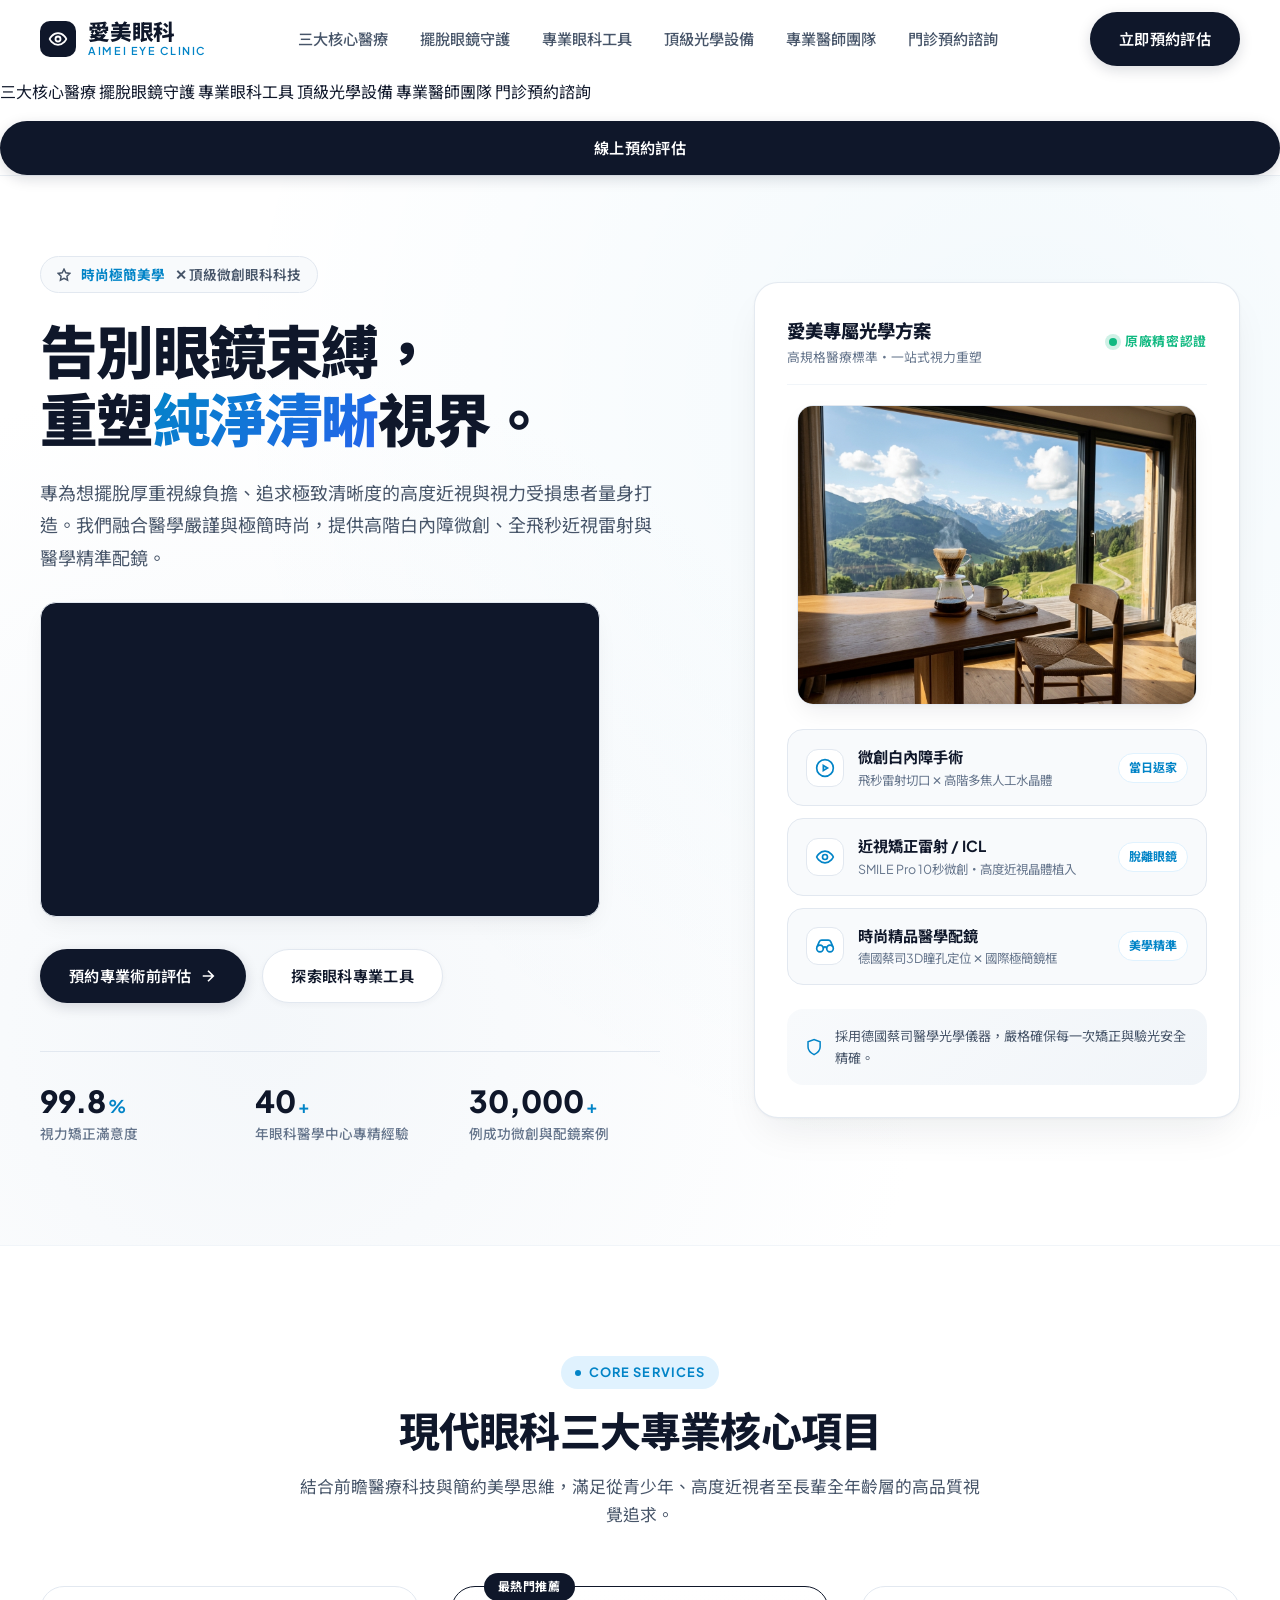
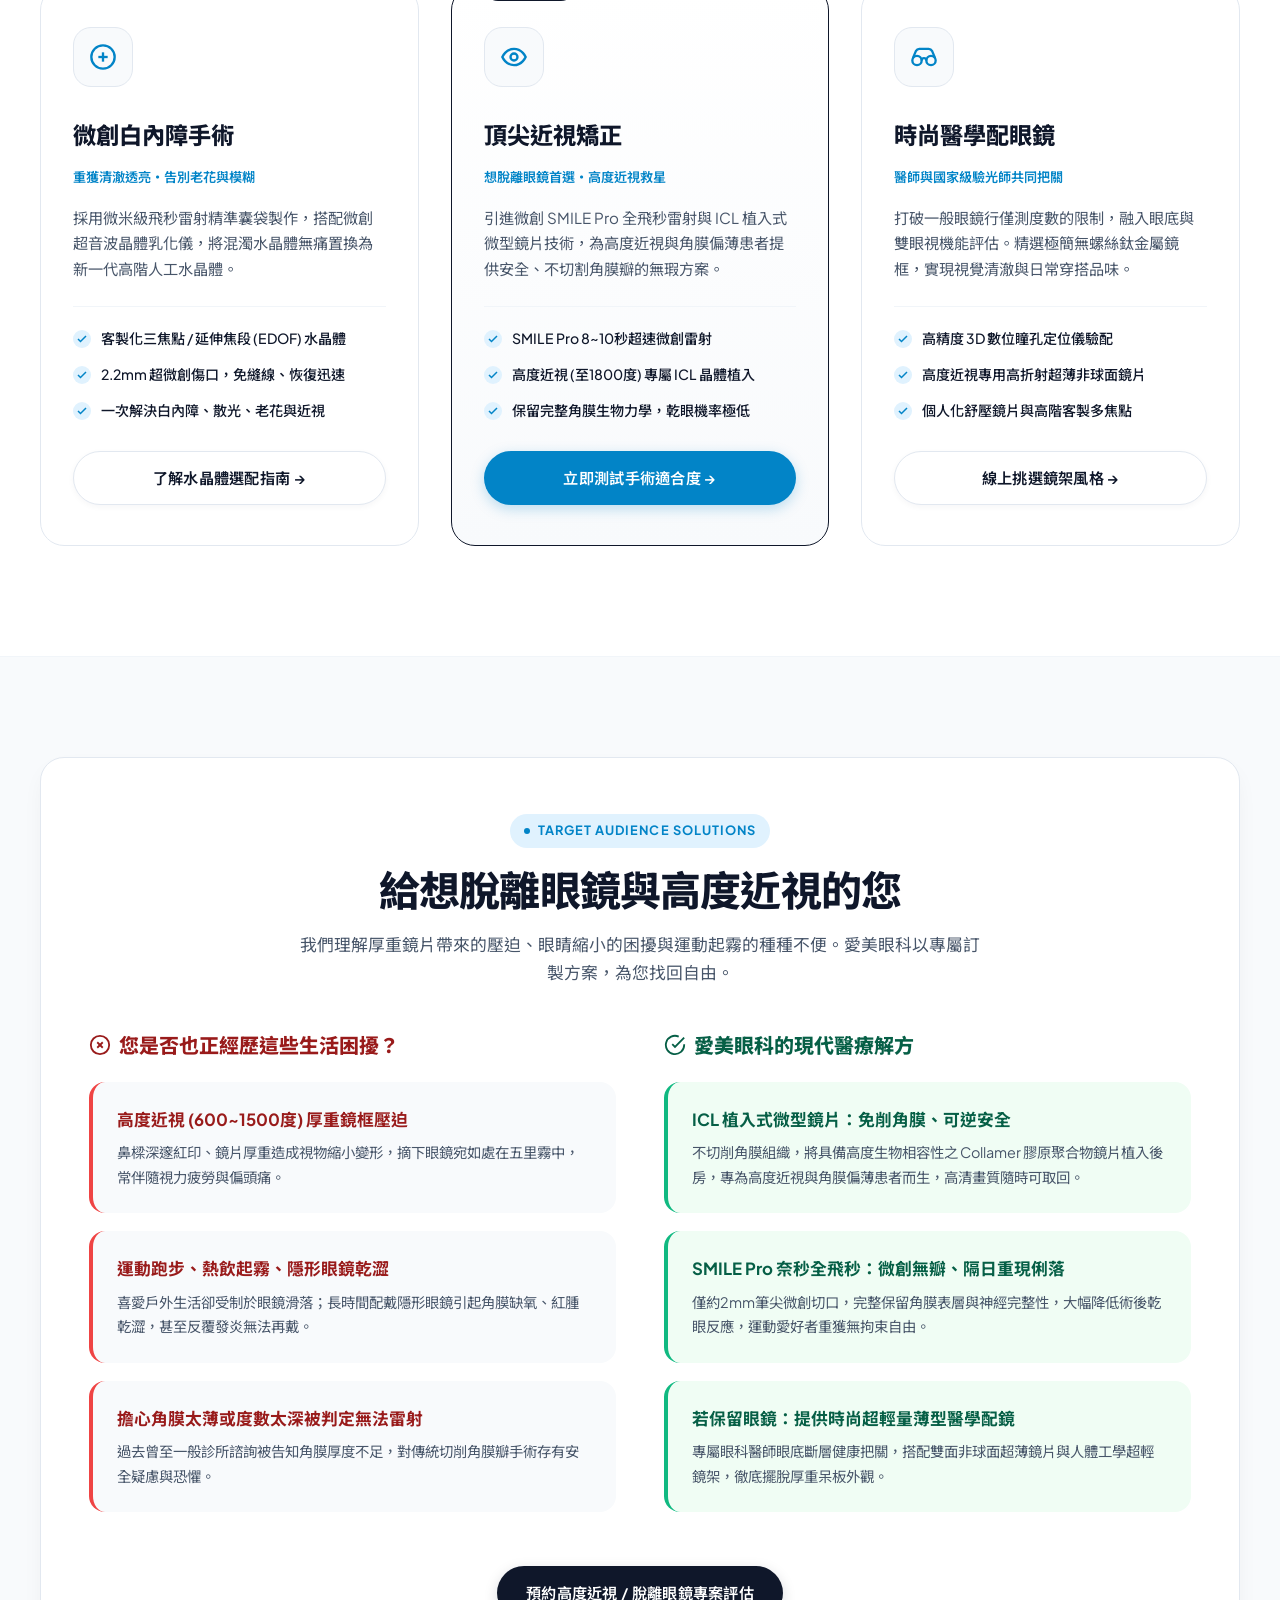
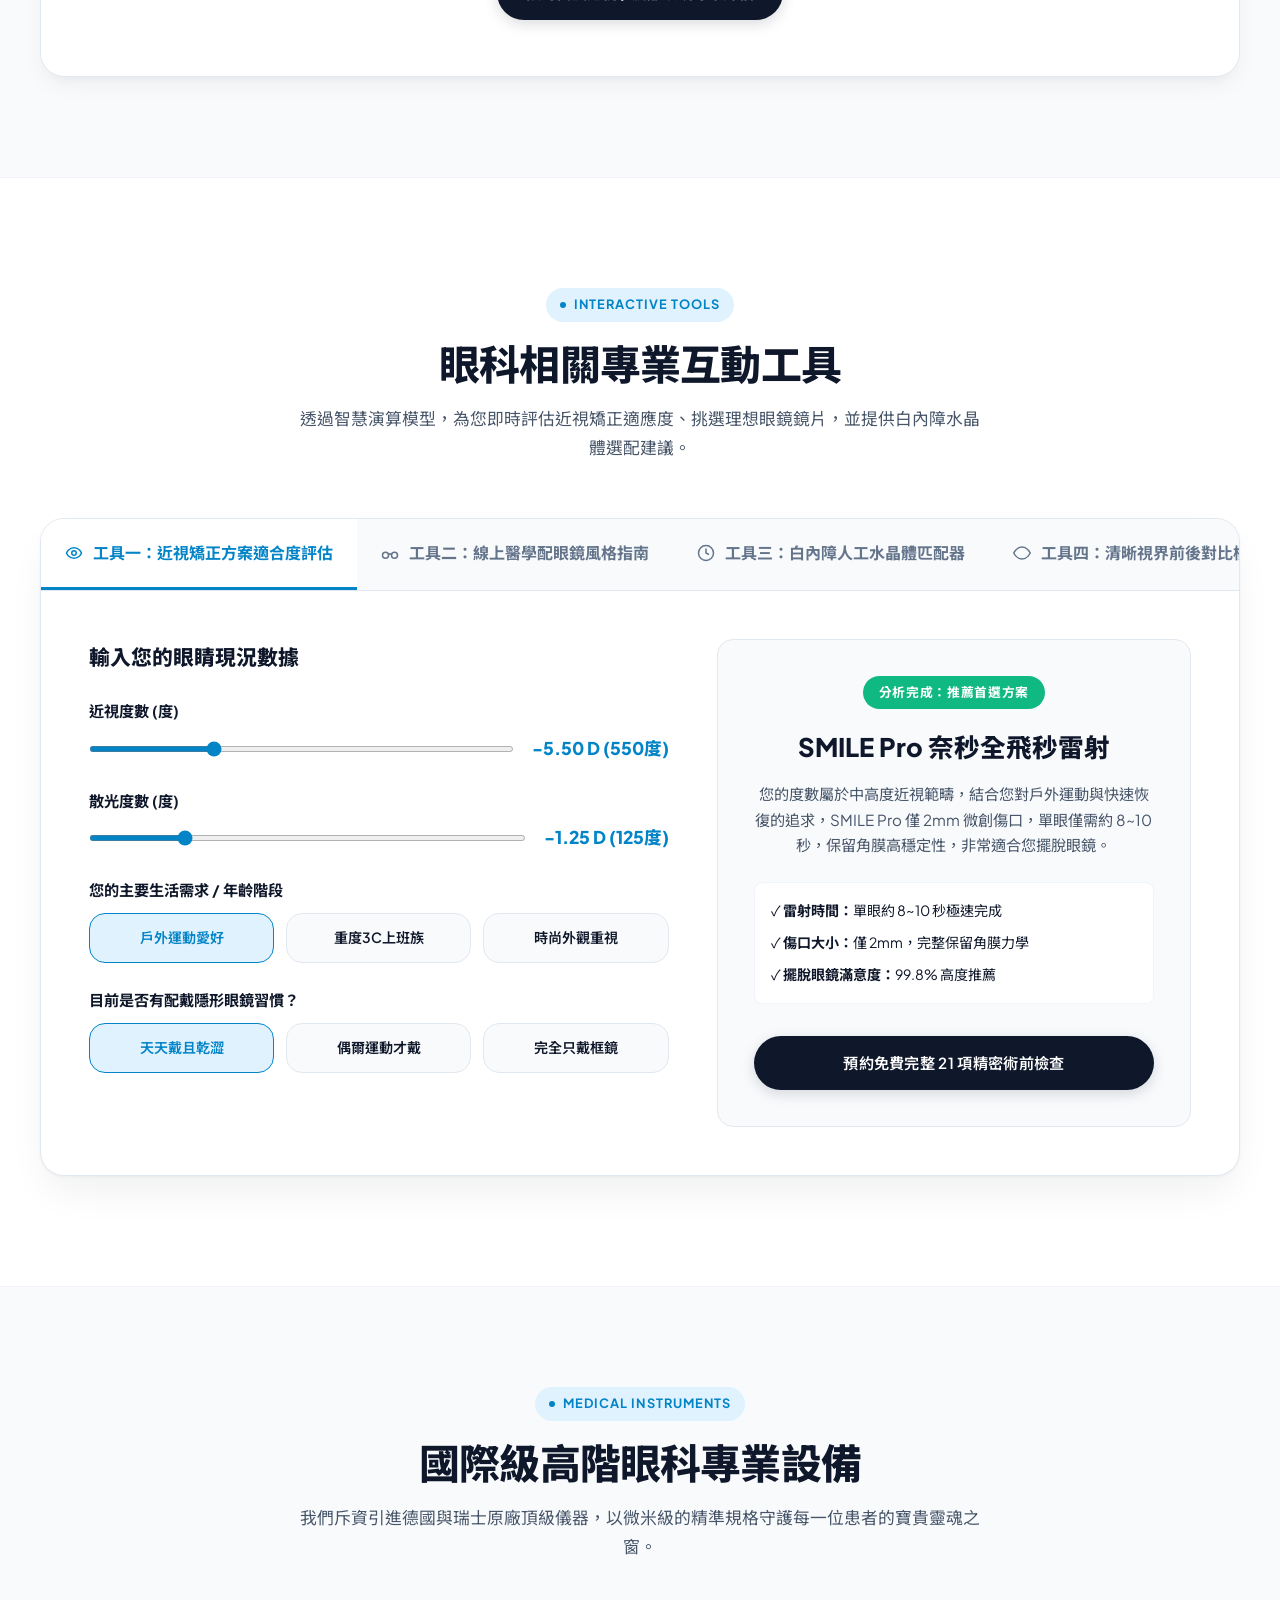
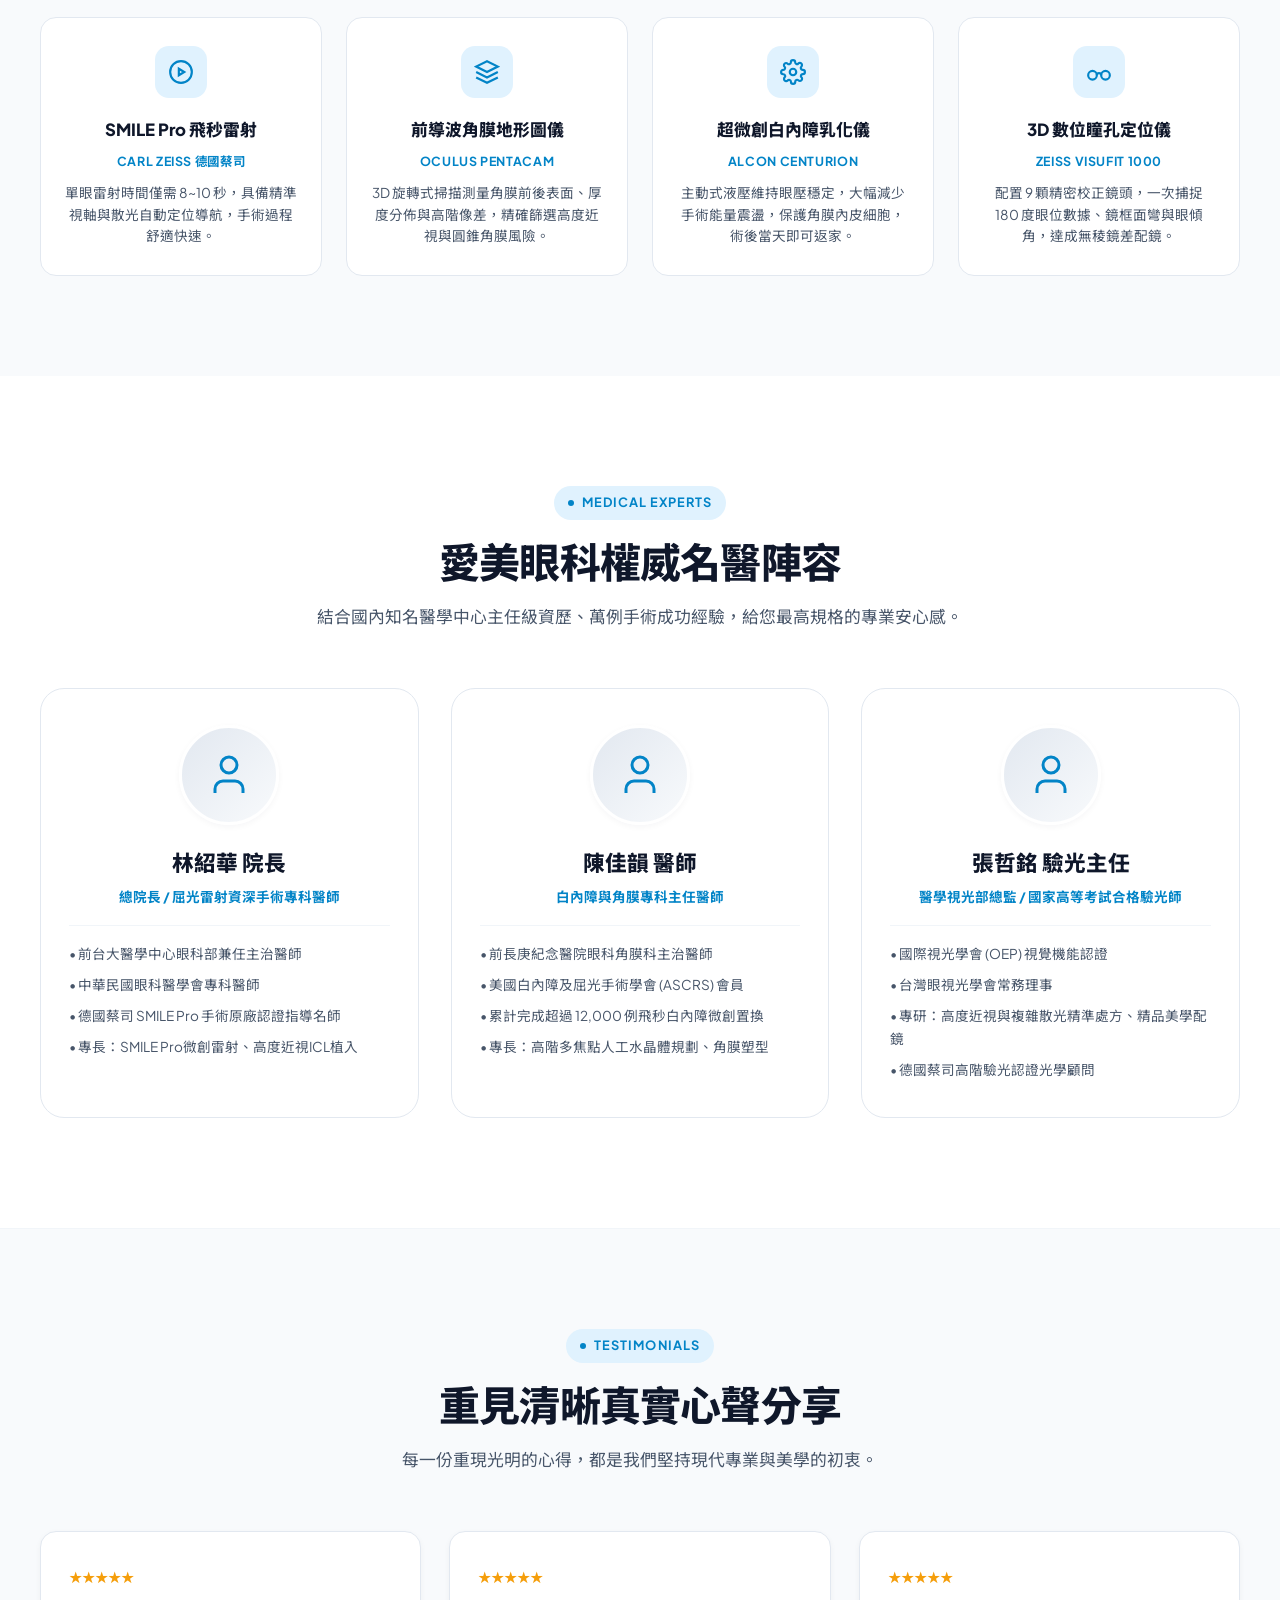
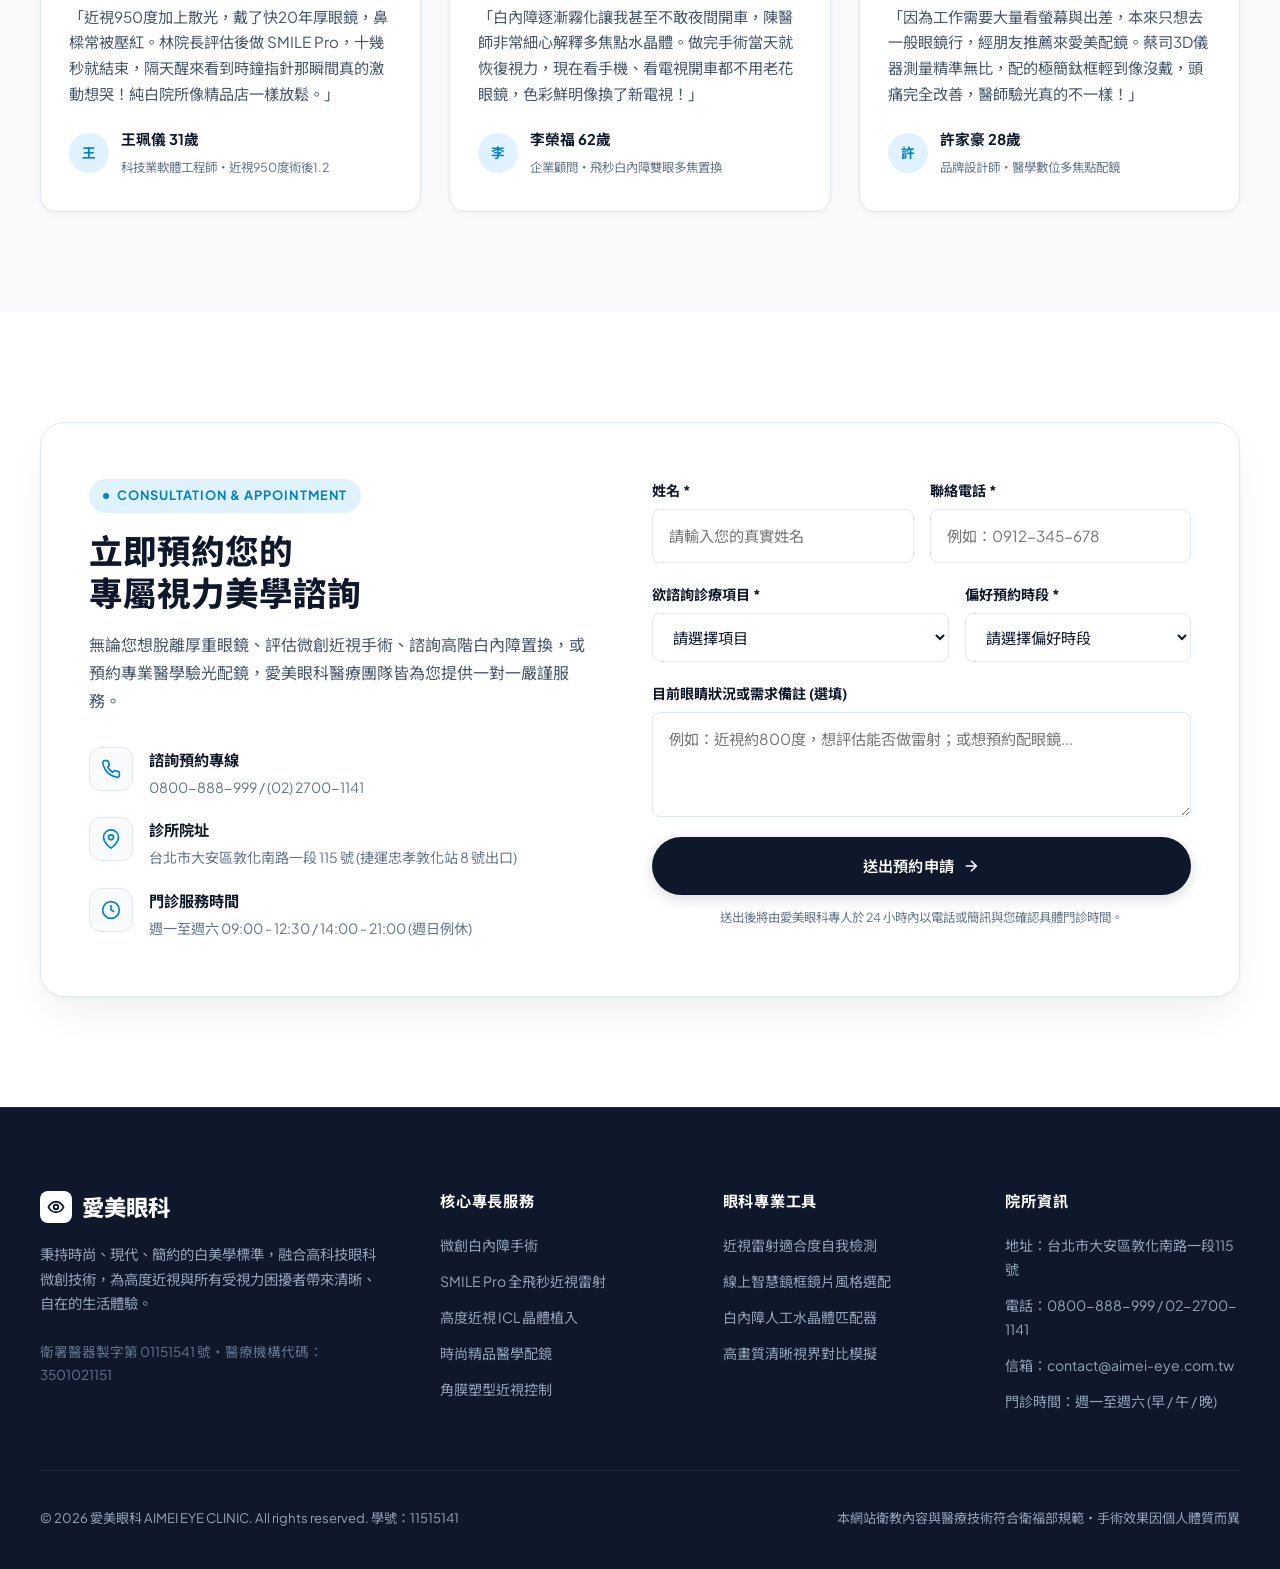
<file: onepage2/index.html>
<!DOCTYPE html>
<html lang="zh-Hant">
<head>
  <meta charset="UTF-8">
  <meta name="viewport" content="width=device-width, initial-scale=1.0">
  <title>愛美眼科 AIMEI EYE CLINIC｜微創白內障・極致近視矯正・醫學配眼鏡</title>
  <meta name="description" content="愛美眼科秉持時尚、現代、簡約的美學精神，專為想脫離眼鏡與高度近視患者打造。提供微創白內障手術、全飛秒近視矯正雷射、ICL晶體植入與精品醫學驗光配鏡服務。">
  <link rel="preconnect" href="https://fonts.googleapis.com">
  <link rel="preconnect" href="https://fonts.gstatic.com" crossorigin>
  <link href="https://fonts.googleapis.com/css2?family=Noto+Sans+TC:wght@300;400;500;600;700;900&family=Plus+Jakarta+Sans:wght@300;400;500;600;700;800;900&display=swap" rel="stylesheet">
  <style>
    /* =========================================================
       CSS RESET & DESIGN TOKENS
       設計風格：時尚、現代、簡約 (純白色調、高質感留白、清透層次)
       ========================================================= */
    :root {
      --bg-white: #ffffff;
      --bg-pure: #fafcff;
      --bg-surface: #f8fafc;
      --bg-card: #ffffff;
      --bg-glass: rgba(255, 255, 255, 0.88);

      --color-primary: #0284c7;
      --color-primary-light: #e0f2fe;
      --color-primary-dark: #0369a1;
      --color-accent: #0ea5e9;
      --color-glow: rgba(2, 132, 199, 0.12);

      --text-main: #0f172a;
      --text-muted: #475569;
      --text-sub: #64748b;
      --text-light: #94a3b8;

      --border-light: #e2e8f0;
      --border-subtle: #f1f5f9;
      --border-focus: #38bdf8;

      --shadow-sm: 0 2px 6px rgba(15, 23, 42, 0.04);
      --shadow-md: 0 10px 25px -5px rgba(15, 23, 42, 0.06), 0 8px 10px -6px rgba(15, 23, 42, 0.03);
      --shadow-lg: 0 20px 40px -10px rgba(15, 23, 42, 0.08), 0 1px 3px rgba(15, 23, 42, 0.04);
      --shadow-glow: 0 0 30px rgba(2, 132, 199, 0.15);

      --radius-sm: 8px;
      --radius-md: 16px;
      --radius-lg: 24px;
      --radius-full: 9999px;

      --transition-fast: 0.2s cubic-bezier(0.16, 1, 0.3, 1);
      --transition-normal: 0.3s cubic-bezier(0.16, 1, 0.3, 1);
    }

    *, *::before, *::after {
      box-sizing: border-box;
      margin: 0;
      padding: 0;
    }

    html {
      scroll-behavior: smooth;
      font-size: 16px;
    }

    body {
      background-color: var(--bg-white);
      color: var(--text-main);
      font-family: 'Plus Jakarta Sans', 'Noto Sans TC', -apple-system, BlinkMacSystemFont, 'Segoe UI', Roboto, sans-serif;
      line-height: 1.7;
      -webkit-font-smoothing: antialiased;
      overflow-x: hidden;
    }

    a {
      color: inherit;
      text-decoration: none;
      transition: color var(--transition-fast);
    }

    button, input, select, textarea {
      font: inherit;
    }

    img {
      max-width: 100%;
      height: auto;
      display: block;
    }

    .container {
      width: min(1200px, calc(100% - 48px));
      margin-inline: auto;
    }

    /* =========================================================
       TYPOGRAPHY & UTILITIES
       ========================================================= */
    .section-tag {
      display: inline-flex;
      align-items: center;
      gap: 8px;
      padding: 6px 14px;
      background: var(--color-primary-light);
      color: var(--color-primary);
      border-radius: var(--radius-full);
      font-size: 0.8rem;
      font-weight: 700;
      letter-spacing: 0.08em;
      text-transform: uppercase;
      margin-bottom: 16px;
    }

    .section-tag::before {
      content: "";
      width: 6px;
      height: 6px;
      background-color: var(--color-primary);
      border-radius: 50%;
    }

    .section-header {
      text-align: center;
      max-width: 680px;
      margin: 0 auto 56px;
    }

    .section-title {
      font-size: clamp(1.85rem, 3.2vw, 2.75rem);
      font-weight: 800;
      line-height: 1.25;
      letter-spacing: -0.02em;
      color: var(--text-main);
      margin-bottom: 16px;
    }

    .section-desc {
      color: var(--text-muted);
      font-size: 1.05rem;
      font-weight: 400;
    }

    /* BUTTONS */
    .btn {
      display: inline-flex;
      align-items: center;
      justify-content: center;
      gap: 8px;
      padding: 13px 28px;
      border-radius: var(--radius-full);
      font-size: 0.95rem;
      font-weight: 600;
      letter-spacing: 0.02em;
      border: 1px solid transparent;
      cursor: pointer;
      transition: all var(--transition-normal);
      white-space: nowrap;
    }

    .btn-primary {
      background: #0f172a;
      color: #ffffff;
      box-shadow: 0 4px 14px rgba(15, 23, 42, 0.15);
    }

    .btn-primary:hover {
      background: var(--color-primary);
      transform: translateY(-2px);
      box-shadow: 0 8px 20px rgba(2, 132, 199, 0.28);
    }

    .btn-white {
      background: #ffffff;
      color: var(--text-main);
      border-color: var(--border-light);
      box-shadow: var(--shadow-sm);
    }

    .btn-white:hover {
      border-color: var(--color-primary);
      color: var(--color-primary);
      transform: translateY(-2px);
      box-shadow: var(--shadow-md);
    }

    .btn-accent {
      background: var(--color-primary);
      color: #ffffff;
      box-shadow: 0 4px 14px rgba(2, 132, 199, 0.25);
    }

    .btn-accent:hover {
      background: var(--color-primary-dark);
      transform: translateY(-2px);
    }

    /* =========================================================
       HEADER & NAVIGATION
       ========================================================= */
    .header {
      position: sticky;
      top: 0;
      z-index: 100;
      background: var(--bg-glass);
      backdrop-filter: blur(16px);
      -webkit-backdrop-filter: blur(16px);
      border-bottom: 1px solid rgba(226, 232, 240, 0.7);
      transition: all var(--transition-fast);
    }

    .nav-wrapper {
      display: flex;
      align-items: center;
      justify-content: space-between;
      height: 78px;
    }

    .brand {
      display: flex;
      align-items: center;
      gap: 12px;
      font-weight: 800;
      font-size: 1.35rem;
      letter-spacing: -0.01em;
      color: var(--text-main);
    }

    .brand-icon {
      width: 36px;
      height: 36px;
      display: grid;
      place-items: center;
      background: #0f172a;
      color: #ffffff;
      border-radius: 10px;
    }

    .brand-text {
      display: flex;
      flex-direction: column;
      line-height: 1.15;
    }

    .brand-sub {
      font-size: 0.68rem;
      font-weight: 600;
      letter-spacing: 0.15em;
      color: var(--color-primary);
      text-transform: uppercase;
    }

    .nav-links {
      display: flex;
      align-items: center;
      gap: 32px;
      list-style: none;
    }

    .nav-links a {
      font-size: 0.95rem;
      font-weight: 500;
      color: var(--text-muted);
      position: relative;
    }

    .nav-links a:hover {
      color: var(--text-main);
    }

    .nav-links a::after {
      content: "";
      position: absolute;
      left: 0;
      bottom: -4px;
      width: 0;
      height: 2px;
      background: var(--color-primary);
      transition: width var(--transition-fast);
    }

    .nav-links a:hover::after {
      width: 100%;
    }

    .nav-actions {
      display: flex;
      align-items: center;
      gap: 14px;
    }

    .mobile-menu-btn {
      display: none;
      background: transparent;
      border: none;
      width: 40px;
      height: 40px;
      align-items: center;
      justify-content: center;
      cursor: pointer;
      color: var(--text-main);
    }

    /* =========================================================
       HERO SECTION (現代・時尚・簡約純白風格 + 右欄既有圖片)
       ========================================================= */
    .hero {
      position: relative;
      padding: 80px 0 100px;
      background: radial-gradient(circle at 80% 20%, rgba(2, 132, 199, 0.05) 0%, transparent 60%),
                  radial-gradient(circle at 20% 80%, rgba(241, 245, 249, 0.8) 0%, transparent 50%),
                  #ffffff;
      border-bottom: 1px solid var(--border-subtle);
      overflow: hidden;
    }

    .hero-grid {
      display: grid;
      grid-template-columns: 1.15fr 0.85fr;
      align-items: center;
      gap: 56px;
    }

    .hero-content {
      max-width: 620px;
    }

    .hero-badge {
      display: inline-flex;
      align-items: center;
      gap: 10px;
      padding: 6px 16px;
      background: #f8fafc;
      border: 1px solid var(--border-light);
      border-radius: var(--radius-full);
      font-size: 0.85rem;
      font-weight: 600;
      color: var(--text-muted);
      margin-bottom: 24px;
    }

    .hero-badge span {
      color: var(--color-primary);
      font-weight: 700;
    }

    .hero-title {
      font-size: clamp(2.4rem, 4.5vw, 3.8rem);
      font-weight: 900;
      line-height: 1.18;
      letter-spacing: -0.03em;
      color: #0f172a;
      margin-bottom: 24px;
    }

    .hero-title .highlight {
      background: linear-gradient(135deg, #0284c7 0%, #2563eb 100%);
      -webkit-background-clip: text;
      -webkit-text-fill-color: transparent;
    }

    .hero-desc {
      font-size: 1.125rem;
      line-height: 1.8;
      color: var(--text-muted);
      margin-bottom: 28px;
    }

    /* 左欄 YouTube 影片崁入 (依據 onepage2.md 規格：使用 <iframe>，寬度 560px、高度 315px) */
    .hero-video-wrap {
      position: relative;
      width: 100%;
      max-width: 560px;
      aspect-ratio: 16 / 9;
      border-radius: var(--radius-md);
      overflow: hidden;
      box-shadow: var(--shadow-md);
      border: 1px solid var(--border-light);
      background-color: #0f172a;
      margin-bottom: 32px;
      transition: transform var(--transition-normal), box-shadow var(--transition-normal);
    }

    .hero-video-wrap:hover {
      transform: translateY(-2px);
      box-shadow: var(--shadow-lg);
    }

    .hero-video-wrap iframe {
      width: 100%;
      height: 100%;
      display: block;
      border: 0;
    }

    .hero-cta-group {
      display: flex;
      flex-wrap: wrap;
      align-items: center;
      gap: 16px;
      margin-bottom: 48px;
    }

    .hero-stats {
      display: grid;
      grid-template-columns: repeat(3, 1fr);
      gap: 24px;
      padding-top: 32px;
      border-top: 1px solid var(--border-light);
    }

    .stat-item h3 {
      font-size: 1.9rem;
      font-weight: 800;
      color: #0f172a;
      line-height: 1.1;
      margin-bottom: 4px;
      display: flex;
      align-items: baseline;
    }

    .stat-item h3 span {
      font-size: 1.1rem;
      color: var(--color-primary);
      font-weight: 700;
      margin-left: 2px;
    }

    .stat-item p {
      font-size: 0.85rem;
      color: var(--text-sub);
      font-weight: 500;
    }

    /* HERO CARD / VISUAL */
    .hero-visual {
      position: relative;
    }

    .hero-card {
      background: #ffffff;
      border: 1px solid rgba(226, 232, 240, 0.9);
      border-radius: var(--radius-lg);
      padding: 32px;
      box-shadow: var(--shadow-lg);
      position: relative;
    }

    .hero-card-header {
      display: flex;
      align-items: center;
      justify-content: space-between;
      margin-bottom: 20px;
      padding-bottom: 16px;
      border-bottom: 1px solid var(--border-subtle);
    }

    .spec-indicator {
      display: flex;
      align-items: center;
      gap: 8px;
      font-size: 0.8rem;
      font-weight: 700;
      letter-spacing: 0.05em;
      color: #10b981;
    }

    .spec-indicator::before {
      content: "";
      width: 8px;
      height: 8px;
      background: #10b981;
      border-radius: 50%;
      box-shadow: 0 0 0 4px rgba(16, 185, 129, 0.2);
    }

    /* 右欄既有實景圖片容器 (依據規格書：400px * 300px, <img>) */
    .hero-image-wrap {
      position: relative;
      width: 100%;
      display: flex;
      justify-content: center;
      margin-bottom: 24px;
    }

    .hero-photo-img {
      width: 400px;
      height: 300px;
      max-width: 100%;
      aspect-ratio: 4 / 3;
      object-fit: cover;
      border-radius: var(--radius-md);
      box-shadow: 0 10px 25px -5px rgba(15, 23, 42, 0.08), 0 4px 6px -4px rgba(15, 23, 42, 0.04);
      border: 1px solid var(--border-light);
      display: block;
      transition: transform var(--transition-normal), box-shadow var(--transition-normal);
    }

    .hero-photo-img:hover {
      transform: translateY(-2px);
      box-shadow: var(--shadow-md);
    }

    .visual-pill-list {
      display: flex;
      flex-direction: column;
      gap: 12px;
      margin-bottom: 24px;
    }

    .visual-pill {
      display: flex;
      align-items: center;
      justify-content: space-between;
      padding: 14px 18px;
      background: var(--bg-surface);
      border: 1px solid var(--border-light);
      border-radius: var(--radius-md);
      transition: all var(--transition-fast);
    }

    .visual-pill:hover {
      background: #ffffff;
      border-color: var(--color-primary);
      transform: translateX(4px);
      box-shadow: var(--shadow-sm);
    }

    .pill-left {
      display: flex;
      align-items: center;
      gap: 14px;
    }

    .pill-icon {
      width: 38px;
      height: 38px;
      border-radius: 12px;
      background: #ffffff;
      border: 1px solid var(--border-light);
      display: grid;
      place-items: center;
      color: var(--color-primary);
      flex-shrink: 0;
    }

    .pill-text h4 {
      font-size: 0.95rem;
      font-weight: 700;
      color: var(--text-main);
    }

    .pill-text p {
      font-size: 0.78rem;
      color: var(--text-sub);
    }

    .pill-badge {
      font-size: 0.75rem;
      font-weight: 700;
      padding: 4px 10px;
      border-radius: var(--radius-full);
      background: #ffffff;
      color: var(--color-primary);
      border: 1px solid var(--color-primary-light);
      white-space: nowrap;
    }

    .hero-card-foot {
      padding: 16px 18px;
      background: linear-gradient(135deg, #f8fafc, #f1f5f9);
      border-radius: var(--radius-md);
      font-size: 0.82rem;
      color: var(--text-muted);
      display: flex;
      align-items: center;
      gap: 12px;
    }

    /* =========================================================
       CORE PURPOSE & SERVICES SECTION (白內障手術 / 配眼鏡 / 近視矯正)
       ========================================================= */
    .services-section {
      padding: 110px 0;
      background: #ffffff;
    }

    .services-grid {
      display: grid;
      grid-template-columns: repeat(3, 1fr);
      gap: 32px;
    }

    .service-card {
      background: #ffffff;
      border: 1px solid var(--border-light);
      border-radius: var(--radius-lg);
      padding: 40px 32px;
      position: relative;
      transition: all var(--transition-normal);
      display: flex;
      flex-direction: column;
    }

    .service-card:hover {
      border-color: var(--border-focus);
      transform: translateY(-6px);
      box-shadow: var(--shadow-lg);
    }

    .service-card.featured {
      border-color: #0f172a;
      background: linear-gradient(180deg, #ffffff 0%, #f8fafc 100%);
    }

    .featured-tag {
      position: absolute;
      top: -14px;
      left: 32px;
      background: #0f172a;
      color: #ffffff;
      font-size: 0.75rem;
      font-weight: 700;
      letter-spacing: 0.05em;
      padding: 4px 14px;
      border-radius: var(--radius-full);
    }

    .service-icon-box {
      width: 60px;
      height: 60px;
      border-radius: 18px;
      background: var(--bg-surface);
      border: 1px solid var(--border-light);
      display: grid;
      place-items: center;
      color: var(--color-primary);
      margin-bottom: 28px;
      transition: all var(--transition-fast);
    }

    .service-card:hover .service-icon-box {
      background: var(--color-primary);
      color: #ffffff;
      border-color: var(--color-primary);
    }

    .service-card h3 {
      font-size: 1.45rem;
      font-weight: 800;
      color: var(--text-main);
      margin-bottom: 12px;
    }

    .service-card .target-note {
      font-size: 0.82rem;
      font-weight: 600;
      color: var(--color-primary);
      margin-bottom: 16px;
      display: block;
    }

    .service-card p {
      color: var(--text-muted);
      font-size: 0.95rem;
      line-height: 1.7;
      margin-bottom: 24px;
      flex-grow: 1;
    }

    .feature-check-list {
      list-style: none;
      display: flex;
      flex-direction: column;
      gap: 12px;
      padding-top: 20px;
      border-top: 1px solid var(--border-subtle);
      margin-bottom: 28px;
    }

    .feature-check-list li {
      display: flex;
      align-items: center;
      gap: 10px;
      font-size: 0.88rem;
      color: var(--text-main);
      font-weight: 500;
    }

    .check-icon {
      width: 18px;
      height: 18px;
      border-radius: 50%;
      background: var(--color-primary-light);
      color: var(--color-primary);
      display: grid;
      place-items: center;
      flex-shrink: 0;
    }

    /* =========================================================
       TARGET AUDIENCE SECTION (想脫離眼鏡或高度近視患者)
       ========================================================= */
    .audience-section {
      padding: 100px 0;
      background: var(--bg-surface);
      border-top: 1px solid var(--border-subtle);
      border-bottom: 1px solid var(--border-subtle);
    }

    .audience-box {
      background: #ffffff;
      border: 1px solid var(--border-light);
      border-radius: var(--radius-lg);
      padding: 56px 48px;
      box-shadow: var(--shadow-md);
    }

    .audience-grid {
      display: grid;
      grid-template-columns: 1fr 1fr;
      gap: 48px;
      align-items: center;
    }

    .painpoint-card {
      background: var(--bg-surface);
      border-radius: var(--radius-md);
      padding: 24px;
      margin-bottom: 18px;
      border-left: 4px solid #ef4444;
    }

    .painpoint-card h4 {
      font-size: 1.05rem;
      font-weight: 700;
      color: #991b1b;
      margin-bottom: 6px;
      display: flex;
      align-items: center;
      gap: 8px;
    }

    .painpoint-card p {
      font-size: 0.9rem;
      color: var(--text-muted);
    }

    .solution-card {
      background: #f0fdf4;
      border-radius: var(--radius-md);
      padding: 24px;
      margin-bottom: 18px;
      border-left: 4px solid #10b981;
    }

    .solution-card h4 {
      font-size: 1.05rem;
      font-weight: 700;
      color: #065f46;
      margin-bottom: 6px;
      display: flex;
      align-items: center;
      gap: 8px;
    }

    .solution-card p {
      font-size: 0.9rem;
      color: var(--text-muted);
    }

    /* =========================================================
       FUNCTION & SPECIALIZED TOOLS (功能：配眼鏡 + 眼科相關專業工具)
       ========================================================= */
    .tools-section {
      padding: 110px 0;
      background: #ffffff;
    }

    .tools-container {
      background: #ffffff;
      border: 1px solid var(--border-light);
      border-radius: var(--radius-lg);
      box-shadow: var(--shadow-lg);
      overflow: hidden;
    }

    .tools-nav {
      display: flex;
      background: var(--bg-surface);
      border-bottom: 1px solid var(--border-light);
      overflow-x: auto;
    }

    .tool-tab-btn {
      flex: 1;
      padding: 20px 24px;
      background: transparent;
      border: none;
      border-bottom: 3px solid transparent;
      font-size: 1rem;
      font-weight: 700;
      color: var(--text-sub);
      cursor: pointer;
      display: flex;
      align-items: center;
      justify-content: center;
      gap: 10px;
      transition: all var(--transition-fast);
      white-space: nowrap;
    }

    .tool-tab-btn:hover {
      color: var(--text-main);
      background: rgba(255, 255, 255, 0.6);
    }

    .tool-tab-btn.active {
      color: var(--color-primary);
      background: #ffffff;
      border-bottom-color: var(--color-primary);
    }

    .tool-pane {
      display: none;
      padding: 48px;
    }

    .tool-pane.active {
      display: block;
      animation: fadeIn 0.35s ease;
    }

    @keyframes fadeIn {
      from { opacity: 0; transform: translateY(8px); }
      to { opacity: 1; transform: translateY(0); }
    }

    /* TOOL 1: 近視雷射/高度近視矯正自我適應性檢測 */
    .calculator-layout {
      display: grid;
      grid-template-columns: 1.1fr 0.9fr;
      gap: 48px;
    }

    .calc-form-group {
      margin-bottom: 24px;
    }

    .calc-form-group label {
      display: block;
      font-weight: 700;
      font-size: 0.95rem;
      color: var(--text-main);
      margin-bottom: 10px;
    }

    .range-wrap {
      display: flex;
      align-items: center;
      gap: 18px;
    }

    .range-wrap input[type="range"] {
      flex-grow: 1;
      accent-color: var(--color-primary);
      height: 6px;
      border-radius: 4px;
      background: var(--border-light);
      cursor: pointer;
    }

    .range-val {
      min-width: 90px;
      font-weight: 800;
      font-size: 1.1rem;
      color: var(--color-primary);
      text-align: right;
    }

    .calc-radio-group {
      display: grid;
      grid-template-columns: repeat(3, 1fr);
      gap: 12px;
    }

    .calc-radio-btn {
      border: 1px solid var(--border-light);
      padding: 12px 14px;
      border-radius: var(--radius-md);
      text-align: center;
      font-size: 0.88rem;
      font-weight: 600;
      cursor: pointer;
      transition: all var(--transition-fast);
      background: var(--bg-surface);
    }

    .calc-radio-btn:hover {
      border-color: var(--color-primary);
    }

    .calc-radio-btn.selected {
      background: var(--color-primary-light);
      border-color: var(--color-primary);
      color: var(--color-primary);
    }

    .calc-result-box {
      background: var(--bg-surface);
      border: 1px solid var(--border-light);
      border-radius: var(--radius-md);
      padding: 36px;
      display: flex;
      flex-direction: column;
      justify-content: center;
      text-align: center;
    }

    .result-badge {
      display: inline-block;
      margin: 0 auto 16px;
      padding: 6px 16px;
      border-radius: var(--radius-full);
      background: #10b981;
      color: #ffffff;
      font-size: 0.8rem;
      font-weight: 700;
      letter-spacing: 0.05em;
    }

    .result-title {
      font-size: 1.6rem;
      font-weight: 800;
      color: var(--text-main);
      margin-bottom: 12px;
    }

    .result-desc {
      font-size: 0.95rem;
      color: var(--text-muted);
      line-height: 1.7;
      margin-bottom: 24px;
    }

    .result-specs {
      background: #ffffff;
      border-radius: var(--radius-sm);
      padding: 16px;
      margin-bottom: 24px;
      text-align: left;
      font-size: 0.88rem;
      display: flex;
      flex-direction: column;
      gap: 8px;
      border: 1px solid var(--border-subtle);
    }

    /* TOOL 2: 配眼鏡智慧挑選與鏡片鏡框系統 */
    .optical-layout {
      display: grid;
      grid-template-columns: 1fr 1fr;
      gap: 40px;
    }

    .frame-picker-grid {
      display: grid;
      grid-template-columns: repeat(2, 1fr);
      gap: 16px;
    }

    .frame-card {
      border: 1px solid var(--border-light);
      border-radius: var(--radius-md);
      padding: 20px;
      cursor: pointer;
      transition: all var(--transition-fast);
      background: #ffffff;
      text-align: center;
    }

    .frame-card:hover {
      border-color: var(--color-primary);
      transform: translateY(-2px);
    }

    .frame-card.active {
      border-color: var(--color-primary);
      background: var(--color-primary-light);
    }

    .frame-card svg {
      margin: 0 auto 12px;
      stroke: var(--text-main);
    }

    .frame-card h4 {
      font-size: 0.95rem;
      font-weight: 700;
      margin-bottom: 4px;
    }

    .frame-card p {
      font-size: 0.78rem;
      color: var(--text-sub);
    }

    .optical-summary-card {
      background: var(--bg-surface);
      border: 1px solid var(--border-light);
      border-radius: var(--radius-md);
      padding: 32px;
    }

    .optical-summary-card h4 {
      font-size: 1.25rem;
      font-weight: 800;
      margin-bottom: 16px;
      color: var(--text-main);
    }

    /* TOOL 3: 白內障人工水晶體選配建議指南 */
    .cataract-tool-grid {
      display: grid;
      grid-template-columns: 1.1fr 0.9fr;
      gap: 40px;
    }

    .lens-option-list {
      display: flex;
      flex-direction: column;
      gap: 14px;
    }

    .lens-option-card {
      border: 1px solid var(--border-light);
      border-radius: var(--radius-md);
      padding: 18px 22px;
      cursor: pointer;
      display: flex;
      align-items: center;
      justify-content: space-between;
      transition: all var(--transition-fast);
    }

    .lens-option-card:hover {
      border-color: var(--color-primary);
      background: #ffffff;
    }

    .lens-option-card.active {
      border-color: var(--color-primary);
      background: var(--color-primary-light);
    }

    /* TOOL 4: 視力清晰度前後模擬器 (Interactive Clarity Simulator) */
    .simulator-box {
      max-width: 840px;
      margin: 0 auto;
    }

    .simulator-controls {
      display: flex;
      justify-content: center;
      gap: 14px;
      margin-bottom: 24px;
      flex-wrap: wrap;
    }

    .sim-mode-btn {
      padding: 10px 24px;
      border-radius: var(--radius-full);
      border: 1px solid var(--border-light);
      background: #ffffff;
      font-weight: 700;
      font-size: 0.9rem;
      cursor: pointer;
      transition: all var(--transition-fast);
    }

    .sim-mode-btn.active {
      background: #0f172a;
      color: #ffffff;
      border-color: #0f172a;
    }

    .sim-viewport {
      position: relative;
      width: 100%;
      height: 380px;
      border-radius: var(--radius-md);
      overflow: hidden;
      border: 1px solid var(--border-light);
      background: #0f172a;
      box-shadow: var(--shadow-md);
    }

    .sim-background {
      position: absolute;
      inset: 0;
      background: linear-gradient(135deg, #1e293b, #0f172a);
      display: flex;
      flex-direction: column;
      align-items: center;
      justify-content: center;
      color: #ffffff;
      text-align: center;
      padding: 24px;
      transition: filter 0.4s ease;
    }

    .sim-chart {
      font-family: monospace;
      font-weight: 900;
      letter-spacing: 0.25em;
      line-height: 1.3;
      margin-bottom: 16px;
    }

    .sim-chart .row-1 { font-size: 3.5rem; }
    .sim-chart .row-2 { font-size: 2.2rem; }
    .sim-chart .row-3 { font-size: 1.4rem; }
    .sim-chart .row-4 { font-size: 0.95rem; }

    .sim-badge-overlay {
      position: absolute;
      bottom: 20px;
      left: 20px;
      background: rgba(15, 23, 42, 0.75);
      backdrop-filter: blur(8px);
      padding: 8px 16px;
      border-radius: var(--radius-full);
      font-size: 0.85rem;
      font-weight: 600;
      color: #ffffff;
      border: 1px solid rgba(255, 255, 255, 0.2);
    }

    /* =========================================================
       EQUIPMENT & QUALITY (眼科相關專業儀器)
       ========================================================= */
    .equipment-section {
      padding: 100px 0;
      background: var(--bg-surface);
      border-top: 1px solid var(--border-subtle);
    }

    .equip-grid {
      display: grid;
      grid-template-columns: repeat(4, 1fr);
      gap: 24px;
    }

    .equip-card {
      background: #ffffff;
      border: 1px solid var(--border-light);
      border-radius: var(--radius-md);
      padding: 28px 24px;
      text-align: center;
      transition: all var(--transition-fast);
    }

    .equip-card:hover {
      border-color: var(--color-primary);
      transform: translateY(-4px);
      box-shadow: var(--shadow-md);
    }

    .equip-icon {
      width: 52px;
      height: 52px;
      margin: 0 auto 18px;
      border-radius: 14px;
      background: var(--color-primary-light);
      color: var(--color-primary);
      display: grid;
      place-items: center;
    }

    .equip-card h4 {
      font-size: 1.05rem;
      font-weight: 800;
      color: var(--text-main);
      margin-bottom: 6px;
    }

    .equip-card .equip-brand {
      font-size: 0.78rem;
      font-weight: 700;
      color: var(--color-primary);
      letter-spacing: 0.05em;
      margin-bottom: 10px;
      text-transform: uppercase;
    }

    .equip-card p {
      font-size: 0.85rem;
      color: var(--text-muted);
      line-height: 1.6;
    }

    /* =========================================================
       DOCTOR & MEDICAL TEAM
       ========================================================= */
    .team-section {
      padding: 110px 0;
      background: #ffffff;
    }

    .team-grid {
      display: grid;
      grid-template-columns: repeat(3, 1fr);
      gap: 32px;
    }

    .doctor-card {
      border: 1px solid var(--border-light);
      border-radius: var(--radius-lg);
      padding: 36px 28px;
      background: #ffffff;
      text-align: center;
      transition: all var(--transition-fast);
    }

    .doctor-card:hover {
      border-color: var(--color-primary);
      box-shadow: var(--shadow-lg);
      transform: translateY(-4px);
    }

    .doctor-avatar {
      width: 100px;
      height: 100px;
      border-radius: 50%;
      background: linear-gradient(135deg, #e2e8f0, #f8fafc);
      margin: 0 auto 20px;
      display: grid;
      place-items: center;
      color: var(--color-primary);
      border: 3px solid #ffffff;
      box-shadow: var(--shadow-sm);
    }

    .doctor-name {
      font-size: 1.35rem;
      font-weight: 800;
      color: var(--text-main);
      margin-bottom: 4px;
    }

    .doctor-role {
      font-size: 0.85rem;
      color: var(--color-primary);
      font-weight: 700;
      margin-bottom: 16px;
    }

    .doctor-exp-list {
      list-style: none;
      font-size: 0.85rem;
      color: var(--text-muted);
      display: flex;
      flex-direction: column;
      gap: 8px;
      padding-top: 16px;
      border-top: 1px solid var(--border-subtle);
      text-align: left;
    }

    /* =========================================================
       PATIENT TESTIMONIALS
       ========================================================= */
    .reviews-section {
      padding: 100px 0;
      background: var(--bg-surface);
      border-top: 1px solid var(--border-subtle);
    }

    .reviews-grid {
      display: grid;
      grid-template-columns: repeat(3, 1fr);
      gap: 28px;
    }

    .review-card {
      background: #ffffff;
      border: 1px solid var(--border-light);
      border-radius: var(--radius-md);
      padding: 32px 28px;
      box-shadow: var(--shadow-sm);
    }

    .review-stars {
      color: #f59e0b;
      font-size: 0.95rem;
      margin-bottom: 14px;
      display: flex;
      gap: 4px;
    }

    .review-text {
      font-size: 0.95rem;
      line-height: 1.7;
      color: var(--text-muted);
      margin-bottom: 20px;
    }

    .review-author {
      display: flex;
      align-items: center;
      gap: 12px;
    }

    .review-avatar-small {
      width: 40px;
      height: 40px;
      border-radius: 50%;
      background: var(--color-primary-light);
      color: var(--color-primary);
      display: grid;
      place-items: center;
      font-weight: 700;
      font-size: 0.85rem;
    }

    .review-info h5 {
      font-size: 0.92rem;
      font-weight: 700;
      color: var(--text-main);
    }

    .review-info span {
      font-size: 0.78rem;
      color: var(--text-sub);
    }

    /* =========================================================
       APPOINTMENT & CONSULTATION SECTION
       ========================================================= */
    .booking-section {
      padding: 110px 0;
      background: #ffffff;
    }

    .booking-card {
      background: #ffffff;
      border: 1px solid var(--border-light);
      border-radius: var(--radius-lg);
      padding: 56px 48px;
      box-shadow: var(--shadow-lg);
      display: grid;
      grid-template-columns: 1fr 1fr;
      gap: 56px;
    }

    .booking-info h3 {
      font-size: 2.1rem;
      font-weight: 800;
      line-height: 1.25;
      margin-bottom: 18px;
      color: var(--text-main);
    }

    .booking-info p {
      font-size: 1rem;
      color: var(--text-muted);
      margin-bottom: 32px;
      line-height: 1.75;
    }

    .contact-item-list {
      display: flex;
      flex-direction: column;
      gap: 18px;
    }

    .contact-item {
      display: flex;
      align-items: flex-start;
      gap: 16px;
    }

    .contact-icon {
      width: 44px;
      height: 44px;
      border-radius: 12px;
      background: var(--bg-surface);
      border: 1px solid var(--border-light);
      display: grid;
      place-items: center;
      color: var(--color-primary);
      flex-shrink: 0;
    }

    .contact-details h5 {
      font-size: 0.95rem;
      font-weight: 700;
      color: var(--text-main);
      margin-bottom: 2px;
    }

    .contact-details p {
      font-size: 0.88rem;
      color: var(--text-sub);
      margin-bottom: 0;
    }

    /* FORM STYLES */
    .form-grid {
      display: flex;
      flex-direction: column;
      gap: 20px;
    }

    .form-row {
      display: grid;
      grid-template-columns: 1fr 1fr;
      gap: 16px;
    }

    .form-field {
      display: flex;
      flex-direction: column;
      gap: 6px;
    }

    .form-field label {
      font-size: 0.88rem;
      font-weight: 700;
      color: var(--text-main);
    }

    .form-field input, .form-field select, .form-field textarea {
      padding: 13px 16px;
      border: 1px solid var(--border-light);
      border-radius: var(--radius-sm);
      background: #ffffff;
      color: var(--text-main);
      font-size: 0.95rem;
      transition: all var(--transition-fast);
      outline: none;
    }

    .form-field input:focus, .form-field select:focus, .form-field textarea:focus {
      border-color: var(--color-primary);
      box-shadow: 0 0 0 3px var(--color-glow);
    }

    /* =========================================================
       FOOTER
       ========================================================= */
    .footer {
      background: #0f172a;
      color: #94a3b8;
      padding: 80px 0 40px;
      border-top: 1px solid #1e293b;
    }

    .footer-grid {
      display: grid;
      grid-template-columns: 1.5fr 1fr 1fr 1fr;
      gap: 48px;
      margin-bottom: 56px;
    }

    .footer-brand {
      color: #ffffff;
      font-size: 1.4rem;
      font-weight: 800;
      margin-bottom: 16px;
      display: flex;
      align-items: center;
      gap: 10px;
    }

    .footer-desc {
      font-size: 0.9rem;
      line-height: 1.7;
      margin-bottom: 24px;
      max-width: 340px;
    }

    .footer-title {
      color: #ffffff;
      font-size: 0.95rem;
      font-weight: 700;
      margin-bottom: 20px;
      letter-spacing: 0.05em;
    }

    .footer-links {
      list-style: none;
      display: flex;
      flex-direction: column;
      gap: 12px;
      font-size: 0.88rem;
    }

    .footer-links a:hover {
      color: #ffffff;
    }

    .footer-bottom {
      padding-top: 36px;
      border-top: 1px solid #1e293b;
      display: flex;
      align-items: center;
      justify-content: space-between;
      font-size: 0.82rem;
      flex-wrap: wrap;
      gap: 16px;
    }

    /* TOAST / MODAL */
    .toast-modal {
      position: fixed;
      inset: 0;
      background: rgba(15, 23, 42, 0.45);
      backdrop-filter: blur(4px);
      display: none;
      place-items: center;
      z-index: 1000;
    }

    .toast-modal.show {
      display: grid;
    }

    .toast-content {
      background: #ffffff;
      border-radius: var(--radius-lg);
      padding: 40px;
      width: min(440px, calc(100% - 32px));
      text-align: center;
      box-shadow: var(--shadow-lg);
      border: 1px solid var(--border-light);
    }

    .toast-icon {
      width: 64px;
      height: 64px;
      border-radius: 50%;
      background: #dcfce7;
      color: #10b981;
      display: grid;
      place-items: center;
      margin: 0 auto 20px;
    }

    /* RESPONSIVE DESIGN */
    @media (max-width: 1024px) {
      .hero-grid {
        grid-template-columns: 1fr;
        gap: 48px;
      }
      .hero-content {
        max-width: 100%;
      }
      .services-grid {
        grid-template-columns: 1fr;
      }
      .audience-grid {
        grid-template-columns: 1fr;
      }
      .calculator-layout, .cataract-tool-grid {
        grid-template-columns: 1fr;
      }
      .equip-grid {
        grid-template-columns: repeat(2, 1fr);
      }
      .team-grid, .reviews-grid {
        grid-template-columns: 1fr;
      }
      .booking-card {
        grid-template-columns: 1fr;
      }
      .footer-grid {
        grid-template-columns: 1fr 1fr;
      }
    }

    @media (max-width: 768px) {
      .nav-links, .nav-actions .btn {
        display: none;
      }
      .mobile-menu-btn {
        display: flex;
      }
      .mobile-drawer {
        display: none;
        flex-direction: column;
        padding: 24px;
        background: #ffffff;
        border-bottom: 1px solid var(--border-light);
      }
      .mobile-drawer.open {
        display: flex;
      }
      .mobile-drawer a {
        padding: 12px 0;
        font-weight: 600;
        border-bottom: 1px solid var(--border-subtle);
      }
      .hero-stats {
        grid-template-columns: 1fr;
        gap: 16px;
      }
      .optical-layout {
        grid-template-columns: 1fr;
      }
      .frame-picker-grid {
        grid-template-columns: 1fr;
      }
      .form-row {
        grid-template-columns: 1fr;
      }
      .footer-grid {
        grid-template-columns: 1fr;
      }
      .tool-pane {
        padding: 24px 16px;
      }
    }
  </style>
</head>
<body>

  <!-- =========================================================
       1. NAVIGATION BAR (header.header)
       ========================================================= -->
  <header class="header">
    <div class="container">
      <div class="nav-wrapper">
        <a href="#" class="brand">
          <div class="brand-icon">
            <svg width="20" height="20" viewBox="0 0 24 24" fill="none" stroke="currentColor" stroke-width="2.2" stroke-linecap="round" stroke-linejoin="round">
              <path d="M2 12s3-7 10-7 10 7 10 7-3 7-10 7-10-7-10-7Z"/>
              <circle cx="12" cy="12" r="3"/>
            </svg>
          </div>
          <div class="brand-text">
            <span>愛美眼科</span>
            <span class="brand-sub">AIMEI EYE CLINIC</span>
          </div>
        </a>

        <ul class="nav-links">
          <li><a href="#services">三大核心醫療</a></li>
          <li><a href="#audience">擺脫眼鏡守護</a></li>
          <li><a href="#tools">專業眼科工具</a></li>
          <li><a href="#equipment">頂級光學設備</a></li>
          <li><a href="#team">專業醫師團隊</a></li>
          <li><a href="#booking">門診預約諮詢</a></li>
        </ul>

        <div class="nav-actions">
          <a href="#booking" class="btn btn-primary">立即預約評估</a>
          <button class="mobile-menu-btn" id="menuToggle" aria-label="切換選單">
            <svg width="24" height="24" viewBox="0 0 24 24" fill="none" stroke="currentColor" stroke-width="2">
              <line x1="3" y1="12" x2="21" y2="12"></line>
              <line x1="3" y1="6" x2="21" y2="6"></line>
              <line x1="3" y1="18" x2="21" y2="18"></line>
            </svg>
          </button>
        </div>
      </div>
    </div>

    <!-- 手機版導覽展開抽屜 (mobile-drawer) -->
    <div class="mobile-drawer" id="mobileDrawer">
      <a href="#services" onclick="toggleMenu()">三大核心醫療</a>
      <a href="#audience" onclick="toggleMenu()">擺脫眼鏡守護</a>
      <a href="#tools" onclick="toggleMenu()">專業眼科工具</a>
      <a href="#equipment" onclick="toggleMenu()">頂級光學設備</a>
      <a href="#team" onclick="toggleMenu()">專業醫師團隊</a>
      <a href="#booking" onclick="toggleMenu()">門診預約諮詢</a>
      <div style="margin-top: 16px;">
        <a href="#booking" class="btn btn-primary" style="display: block; text-align: center;" onclick="toggleMenu()">線上預約評估</a>
      </div>
    </div>
  </header>

  <!-- =========================================================
       2. HERO SECTION (section.hero)
       ========================================================= -->
  <section class="hero">
    <div class="container">
      <div class="hero-grid">
        <div class="hero-content">
          <div class="hero-badge">
            <svg width="14" height="14" viewBox="0 0 24 24" fill="none" stroke="currentColor" stroke-width="2.5"><polygon points="12 2 15.09 8.26 22 9.27 17 14.14 18.18 21.02 12 17.77 5.82 21.02 7 14.14 2 9.27 8.91 8.26 12 2"></polygon></svg>
            <span>時尚極簡美學</span> ✕ 頂級微創眼科科技
          </div>
          <h1 class="hero-title">
            告別眼鏡束縛，<br>
            重塑<span class="highlight">純淨清晰</span>視界。
          </h1>
          <p class="hero-desc">
            專為想擺脫厚重視線負擔、追求極致清晰度的高度近視與視力受損患者量身打造。我們融合醫學嚴謹與極簡時尚，提供高階白內障微創、全飛秒近視雷射與醫學精準配鏡。
          </p>

          <!-- 依據 onepage2.md 規格：左為影片崁入，使用 <iframe> 元素顯示 (Youtube編號：id2bZMLKLSY，寬度：560px，高度：315px) -->
          <div class="hero-video-wrap">
            <iframe width="560" height="315" src="https://www.youtube.com/embed/id2bZMLKLSY" title="愛美眼科 頂級微創眼科科技" frameborder="0" allow="accelerometer; autoplay; clipboard-write; encrypted-media; gyroscope; picture-in-picture; web-share" referrerpolicy="strict-origin-when-cross-origin" allowfullscreen></iframe>
          </div>

          <div class="hero-cta-group">
            <a href="#booking" class="btn btn-primary">
              預約專業術前評估
              <svg width="18" height="18" viewBox="0 0 24 24" fill="none" stroke="currentColor" stroke-width="2.2"><path d="M5 12h14M12 5l7 7-7 7"/></svg>
            </a>
            <a href="#tools" class="btn btn-white">
              探索眼科專業工具
            </a>
          </div>

          <div class="hero-stats">
            <div class="stat-item">
              <h3>99.8<span>%</span></h3>
              <p>視力矯正滿意度</p>
            </div>
            <div class="stat-item">
              <h3>40<span>+</span></h3>
              <p>年眼科醫學中心專精經驗</p>
            </div>
            <div class="stat-item">
              <h3>30,000<span>+</span></h3>
              <p>例成功微創與配鏡案例</p>
            </div>
          </div>
        </div>

        <div class="hero-visual">
          <div class="hero-card">
            <div class="hero-card-header">
              <div>
                <h4 style="font-size: 1.15rem; font-weight: 800;">愛美專屬光學方案</h4>
                <p style="font-size: 0.8rem; color: var(--text-sub);">高規格醫療標準・一站式視力重塑</p>
              </div>
              <div class="spec-indicator">原廠精密認證</div>
            </div>

            <!-- 依據 onepage2.md 規格：使用 <img> 元素顯示 images/hero.jpg (寬度 400px，高度 300px) -->
            <div class="hero-image-wrap">
              <img class="hero-photo-img" src="images/hero.jpg" width="400" height="300" alt="愛美專屬光學視界">
            </div>

            <div class="visual-pill-list">
              <div class="visual-pill">
                <div class="pill-left">
                  <div class="pill-icon">
                    <svg width="20" height="20" viewBox="0 0 24 24" fill="none" stroke="currentColor" stroke-width="2"><circle cx="12" cy="12" r="10"/><path d="m10 15 5-3-5-3v6Z"/></svg>
                  </div>
                  <div class="pill-text">
                    <h4>微創白內障手術</h4>
                    <p>飛秒雷射切口 ✕ 高階多焦人工水晶體</p>
                  </div>
                </div>
                <div class="pill-badge">當日返家</div>
              </div>

              <div class="visual-pill">
                <div class="pill-left">
                  <div class="pill-icon">
                    <svg width="20" height="20" viewBox="0 0 24 24" fill="none" stroke="currentColor" stroke-width="2"><path d="M2 12s3-7 10-7 10 7 10 7-3 7-10 7-10-7-10-7Z"/><circle cx="12" cy="12" r="3"/>
                    </svg>
                  </div>
                  <div class="pill-text">
                    <h4>近視矯正雷射 / ICL</h4>
                    <p>SMILE Pro 10秒微創・高度近視晶體植入</p>
                  </div>
                </div>
                <div class="pill-badge">脫離眼鏡</div>
              </div>

              <div class="visual-pill">
                <div class="pill-left">
                  <div class="pill-icon">
                    <svg width="20" height="20" viewBox="0 0 24 24" fill="none" stroke="currentColor" stroke-width="2"><circle cx="6" cy="15" r="4"/><circle cx="18" cy="15" r="4"/><path d="M14 15a2 2 0 0 0-2-2 2 2 0 0 0-2 2"/><path d="M2.5 13 5 7c.7-1.3 1.4-2 3-2h8c1.6 0 2.3.7 3 2l2.5 6"/></svg>
                  </div>
                  <div class="pill-text">
                    <h4>時尚精品醫學配鏡</h4>
                    <p>德國蔡司3D瞳孔定位 ✕ 國際極簡鏡框</p>
                  </div>
                </div>
                <div class="pill-badge">美學精準</div>
              </div>
            </div>

            <div class="hero-card-foot">
              <svg width="20" height="20" viewBox="0 0 24 24" fill="none" stroke="var(--color-primary)" stroke-width="2"><path d="M12 22s8-4 8-10V5l-8-3-8 3v7c0 6 8 10 8 10z"/></svg>
              <span>採用德國蔡司醫學光學儀器，嚴格確保每一次矯正與驗光安全精確。</span>
            </div>
          </div>
        </div>
      </div>
    </div>
  </section>

  <!-- =========================================================
       3. 三大核心醫療服務 (section#services.services-section)
       ========================================================= -->
  <section id="services" class="services-section">
    <div class="container">
      <div class="section-header">
        <div class="section-tag">Core Services</div>
        <h2 class="section-title">現代眼科三大專業核心項目</h2>
        <p class="section-desc">結合前瞻醫療科技與簡約美學思維，滿足從青少年、高度近視者至長輩全年齡層的高品質視覺追求。</p>
      </div>

      <div class="services-grid">
        <!-- 服務 1: 微創白內障手術 -->
        <div class="service-card">
          <div class="service-icon-box">
            <svg width="28" height="28" viewBox="0 0 24 24" fill="none" stroke="currentColor" stroke-width="2">
              <circle cx="12" cy="12" r="10"/>
              <path d="M12 8v8"/>
              <path d="M8 12h8"/>
            </svg>
          </div>
          <h3>微創白內障手術</h3>
          <span class="target-note">重獲清澈透亮・告別老花與模糊</span>
          <p>採用微米級飛秒雷射精準囊袋製作，搭配微創超音波晶體乳化儀，將混濁水晶體無痛置換為新一代高階人工水晶體。</p>
          <ul class="feature-check-list">
            <li>
              <div class="check-icon"><svg width="12" height="12" viewBox="0 0 24 24" fill="none" stroke="currentColor" stroke-width="3"><polyline points="20 6 9 17 4 12"/></svg></div>
              客製化三焦點 / 延伸焦段 (EDOF) 水晶體
            </li>
            <li>
              <div class="check-icon"><svg width="12" height="12" viewBox="0 0 24 24" fill="none" stroke="currentColor" stroke-width="3"><polyline points="20 6 9 17 4 12"/></svg></div>
              2.2mm 超微創傷口，免縫線、恢復迅速
            </li>
            <li>
              <div class="check-icon"><svg width="12" height="12" viewBox="0 0 24 24" fill="none" stroke="currentColor" stroke-width="3"><polyline points="20 6 9 17 4 12"/></svg></div>
              一次解決白內障、散光、老花與近視
            </li>
          </ul>
          <a href="#tools" class="btn btn-white" onclick="switchToolTab('cataract-tab')">了解水晶體選配指南 →</a>
        </div>

        <!-- 服務 2: 頂尖近視矯正 (Featured 卡片) -->
        <div class="service-card featured">
          <div class="featured-tag">最熱門推薦</div>
          <div class="service-icon-box">
            <svg width="28" height="28" viewBox="0 0 24 24" fill="none" stroke="currentColor" stroke-width="2">
              <path d="M2 12s3-7 10-7 10 7 10 7-3 7-10 7-10-7-10-7Z"/>
              <circle cx="12" cy="12" r="3"/>
            </svg>
          </div>
          <h3>頂尖近視矯正</h3>
          <span class="target-note">想脫離眼鏡首選・高度近視救星</span>
          <p>引進微創 SMILE Pro 全飛秒雷射與 ICL 植入式微型鏡片技術，為高度近視與角膜偏薄患者提供安全、不切割角膜瓣的無瑕方案。</p>
          <ul class="feature-check-list">
            <li>
              <div class="check-icon"><svg width="12" height="12" viewBox="0 0 24 24" fill="none" stroke="currentColor" stroke-width="3"><polyline points="20 6 9 17 4 12"/></svg></div>
              SMILE Pro 8~10秒超速微創雷射
            </li>
            <li>
              <div class="check-icon"><svg width="12" height="12" viewBox="0 0 24 24" fill="none" stroke="currentColor" stroke-width="3"><polyline points="20 6 9 17 4 12"/></svg></div>
              高度近視 (至1800度) 專屬 ICL 晶體植入
            </li>
            <li>
              <div class="check-icon"><svg width="12" height="12" viewBox="0 0 24 24" fill="none" stroke="currentColor" stroke-width="3"><polyline points="20 6 9 17 4 12"/></svg></div>
              保留完整角膜生物力學，乾眼機率極低
            </li>
          </ul>
          <a href="#tools" class="btn btn-accent" onclick="switchToolTab('calc-tab')">立即測試手術適合度 →</a>
        </div>

        <!-- 服務 3: 時尚醫學配眼鏡 -->
        <div class="service-card">
          <div class="service-icon-box">
            <svg width="28" height="28" viewBox="0 0 24 24" fill="none" stroke="currentColor" stroke-width="2">
              <circle cx="6" cy="15" r="4"/>
              <circle cx="18" cy="15" r="4"/>
              <path d="M14 15a2 2 0 0 0-2-2 2 2 0 0 0-2 2"/>
              <path d="M2.5 13 5 7c.7-1.3 1.4-2 3-2h8c1.6 0 2.3.7 3 2l2.5 6"/>
            </svg>
          </div>
          <h3>時尚醫學配眼鏡</h3>
          <span class="target-note">醫師與國家級驗光師共同把關</span>
          <p>打破一般眼鏡行僅測度數的限制，融入眼底與雙眼視機能評估。精選極簡無螺絲鈦金屬鏡框，實現視覺清澈與日常穿搭品味。</p>
          <ul class="feature-check-list">
            <li>
              <div class="check-icon"><svg width="12" height="12" viewBox="0 0 24 24" fill="none" stroke="currentColor" stroke-width="3"><polyline points="20 6 9 17 4 12"/></svg></div>
              高精度 3D 數位瞳孔定位儀驗配
            </li>
            <li>
              <div class="check-icon"><svg width="12" height="12" viewBox="0 0 24 24" fill="none" stroke="currentColor" stroke-width="3"><polyline points="20 6 9 17 4 12"/></svg></div>
              高度近視專用高折射超薄非球面鏡片
            </li>
            <li>
              <div class="check-icon"><svg width="12" height="12" viewBox="0 0 24 24" fill="none" stroke="currentColor" stroke-width="3"><polyline points="20 6 9 17 4 12"/></svg></div>
              個人化舒壓鏡片與高階客製多焦點
            </li>
          </ul>
          <a href="#tools" class="btn btn-white" onclick="switchToolTab('optical-tab')">線上挑選鏡架風格 →</a>
        </div>
      </div>
    </div>
  </section>

  <!-- =========================================================
       4. 擺脫眼鏡與高度近視守護專區 (section#audience.audience-section)
       ========================================================= -->
  <section id="audience" class="audience-section">
    <div class="container">
      <div class="audience-box">
        <div class="section-header" style="margin-bottom: 40px;">
          <div class="section-tag">Target Audience Solutions</div>
          <h2 class="section-title">給想脫離眼鏡與高度近視的您</h2>
          <p class="section-desc">我們理解厚重鏡片帶來的壓迫、眼睛縮小的困擾與運動起霧的種種不便。愛美眼科以專屬訂製方案，為您找回自由。</p>
        </div>

        <div class="audience-grid">
          <div>
            <h3 style="font-size: 1.25rem; font-weight: 800; margin-bottom: 20px; color: #991b1b; display: flex; align-items: center; gap: 8px;">
              <svg width="22" height="22" viewBox="0 0 24 24" fill="none" stroke="currentColor" stroke-width="2"><circle cx="12" cy="12" r="10"/><line x1="15" y1="9" x2="9" y2="15"/><line x1="9" y1="9" x2="15" y2="15"/></svg>
              您是否也正經歷這些生活困擾？
            </h3>

            <div class="painpoint-card">
              <h4>高度近視 (600~1500度) 厚重鏡框壓迫</h4>
              <p>鼻樑深邃紅印、鏡片厚重造成視物縮小變形，摘下眼鏡宛如處在五里霧中，常伴隨視力疲勞與偏頭痛。</p>
            </div>

            <div class="painpoint-card">
              <h4>運動跑步、熱飲起霧、隱形眼鏡乾澀</h4>
              <p>喜愛戶外生活卻受制於眼鏡滑落；長時間配戴隱形眼鏡引起角膜缺氧、紅腫乾澀，甚至反覆發炎無法再戴。</p>
            </div>

            <div class="painpoint-card">
              <h4>擔心角膜太薄或度數太深被判定無法雷射</h4>
              <p>過去曾至一般診所諮詢被告知角膜厚度不足，對傳統切削角膜瓣手術存有安全疑慮與恐懼。</p>
            </div>
          </div>

          <div>
            <h3 style="font-size: 1.25rem; font-weight: 800; margin-bottom: 20px; color: #065f46; display: flex; align-items: center; gap: 8px;">
              <svg width="22" height="22" viewBox="0 0 24 24" fill="none" stroke="currentColor" stroke-width="2"><path d="M22 11.08V12a10 10 0 1 1-5.93-9.14"/><polyline points="22 4 12 14.01 9 11.01"/></svg>
              愛美眼科的現代醫療解方
            </h3>

            <div class="solution-card">
              <h4>ICL 植入式微型鏡片：免削角膜、可逆安全</h4>
              <p>不切削角膜組織，將具備高度生物相容性之 Collamer 膠原聚合物鏡片植入後房，專為高度近視與角膜偏薄患者而生，高清畫質隨時可取回。</p>
            </div>

            <div class="solution-card">
              <h4>SMILE Pro 奈秒全飛秒：微創無瓣、隔日重現俐落</h4>
              <p>僅約2mm筆尖微創切口，完整保留角膜表層與神經完整性，大幅降低術後乾眼反應，運動愛好者重獲無拘束自由。</p>
            </div>

            <div class="solution-card">
              <h4>若保留眼鏡：提供時尚超輕量薄型醫學配鏡</h4>
              <p>專屬眼科醫師眼底斷層健康把關，搭配雙面非球面超薄鏡片與人體工學超輕鏡架，徹底擺脫厚重呆板外觀。</p>
            </div>
          </div>
        </div>

        <div style="text-align: center; margin-top: 36px;">
          <a href="#booking" class="btn btn-primary">預約高度近視 / 脫離眼鏡專案評估</a>
        </div>
      </div>
    </div>
  </section>

  <!-- =========================================================
       5. 眼科相關專業互動工具 (section#tools.tools-section)
       ========================================================= -->
  <section id="tools" class="tools-section">
    <div class="container">
      <div class="section-header">
        <div class="section-tag">Interactive Tools</div>
        <h2 class="section-title">眼科相關專業互動工具</h2>
        <p class="section-desc">透過智慧演算模型，為您即時評估近視矯正適應度、挑選理想眼鏡鏡片，並提供白內障水晶體選配建議。</p>
      </div>

      <div class="tools-container">
        <!-- 工具導覽頁籤 -->
        <div class="tools-nav">
          <button class="tool-tab-btn active" id="calc-tab" onclick="switchToolTab('calc-tab')">
            <svg width="18" height="18" viewBox="0 0 24 24" fill="none" stroke="currentColor" stroke-width="2"><path d="M2 12s3-7 10-7 10 7 10 7-3 7-10 7-10-7-10-7Z"/><circle cx="12" cy="12" r="3"/></svg>
            工具一：近視矯正方案適合度評估
          </button>
          <button class="tool-tab-btn" id="optical-tab" onclick="switchToolTab('optical-tab')">
            <svg width="18" height="18" viewBox="0 0 24 24" fill="none" stroke="currentColor" stroke-width="2"><circle cx="6" cy="15" r="4"/><circle cx="18" cy="15" r="4"/><path d="M14 15a2 2 0 0 0-2-2 2 2 0 0 0-2 2"/></svg>
            工具二：線上醫學配眼鏡風格指南
          </button>
          <button class="tool-tab-btn" id="cataract-tab" onclick="switchToolTab('cataract-tab')">
            <svg width="18" height="18" viewBox="0 0 24 24" fill="none" stroke="currentColor" stroke-width="2"><circle cx="12" cy="12" r="10"/><path d="M12 6v6l4 2"/></svg>
            工具三：白內障人工水晶體匹配器
          </button>
          <button class="tool-tab-btn" id="sim-tab" onclick="switchToolTab('sim-tab')">
            <svg width="18" height="18" viewBox="0 0 24 24" fill="none" stroke="currentColor" stroke-width="2"><path d="M1 12s4-8 11-8 11 8 11 8-4 8-11 8-11-8-11-8z"/></svg>
            工具四：清晰視界前後對比模擬器
          </button>
        </div>

        <!-- 頁籤一：近視雷射 / ICL 適合度計算機 -->
        <div class="tool-pane active" id="calc-pane">
          <div class="calculator-layout">
            <div class="calc-form">
              <h3 style="font-size: 1.3rem; font-weight: 800; margin-bottom: 24px;">輸入您的眼睛現況數據</h3>

              <div class="calc-form-group">
                <label for="myopiaRange">近視度數 (度)</label>
                <div class="range-wrap">
                  <input type="range" id="myopiaRange" min="50" max="1800" step="25" value="550" oninput="updateRefractiveCalc()">
                  <div class="range-val" id="myopiaVal">-5.50 D (550度)</div>
                </div>
              </div>

              <div class="calc-form-group">
                <label for="astigmatismRange">散光度數 (度)</label>
                <div class="range-wrap">
                  <input type="range" id="astigmatismRange" min="0" max="600" step="25" value="125" oninput="updateRefractiveCalc()">
                  <div class="range-val" id="astigmatismVal">-1.25 D (125度)</div>
                </div>
              </div>

              <div class="calc-form-group">
                <label>您的主要生活需求 / 年齡階段</label>
                <div class="calc-radio-group">
                  <div class="calc-radio-btn selected" onclick="selectLifestyle(this, 'active')">戶外運動愛好</div>
                  <div class="calc-radio-btn" onclick="selectLifestyle(this, 'office')">重度3C上班族</div>
                  <div class="calc-radio-btn" onclick="selectLifestyle(this, 'fashion')">時尚外觀重視</div>
                </div>
              </div>

              <div class="calc-form-group">
                <label>目前是否有配戴隱形眼鏡習慣？</label>
                <div class="calc-radio-group">
                  <div class="calc-radio-btn selected" onclick="selectContact(this, 'frequent')">天天戴且乾澀</div>
                  <div class="calc-radio-btn" onclick="selectContact(this, 'rare')">偶爾運動才戴</div>
                  <div class="calc-radio-btn" onclick="selectContact(this, 'none')">完全只戴框鏡</div>
                </div>
              </div>
            </div>

            <!-- 計算機即時結果 -->
            <div class="calc-result-box">
              <span class="result-badge" id="calcBadge">分析完成：推薦首選方案</span>
              <h3 class="result-title" id="calcTitle">SMILE Pro 奈秒全飛秒雷射</h3>
              <p class="result-desc" id="calcDesc">
                您的度數屬於中高度近視範疇，結合您對戶外運動與快速恢復的追求，SMILE Pro 僅 2mm 微創傷口，單眼僅需約 8~10 秒，保留角膜高穩定性，非常適合您擺脫眼鏡。
              </p>

              <div class="result-specs" id="calcSpecs">
                <div>✓ <b>雷射時間：</b>單眼約 8~10 秒極速完成</div>
                <div>✓ <b>傷口大小：</b>僅 2mm，完整保留角膜力學</div>
                <div>✓ <b>擺脫眼鏡滿意度：</b>99.8% 高度推薦</div>
              </div>

              <a href="#booking" class="btn btn-primary" style="margin-top: 8px;">預約免費完整 21 項精密術前檢查</a>
            </div>
          </div>
        </div>

        <!-- 頁籤二：線上醫學配眼鏡風格指南 -->
        <div class="tool-pane" id="optical-pane">
          <div class="optical-layout">
            <div>
              <h3 style="font-size: 1.3rem; font-weight: 800; margin-bottom: 8px;">步驟一：選擇您偏好的時尚鏡框風格</h3>
              <p style="font-size: 0.88rem; color: var(--text-sub); margin-bottom: 24px;">我們嚴選符合純粹白色系診所美學的當代極簡與時尚框型：</p>

              <div class="frame-picker-grid">
                <div class="frame-card active" onclick="selectFrame(this, 'titanium', '極簡超輕純鈦框', '重量僅約 3.8g，無螺絲卡榫專利鉸鏈，極度輕盈，適合高度近視與全天候配戴者。')">
                  <svg width="40" height="24" viewBox="0 0 40 24" fill="none" stroke-width="1.8">
                    <circle cx="10" cy="12" r="8"/>
                    <circle cx="30" cy="12" r="8"/>
                    <path d="M18 12h4"/>
                  </svg>
                  <h4>極簡純鈦超輕框</h4>
                  <p>現代極簡・商務首選</p>
                </div>

                <div class="frame-card" onclick="selectFrame(this, 'acetate', '透感水晶板材框', '現代透光白色/琥珀水晶質地，線條俐落有型，能巧妙修飾高度近視鏡片厚度邊緣。')">
                  <svg width="40" height="24" viewBox="0 0 40 24" fill="none" stroke-width="2.5">
                    <rect x="2" y="4" width="16" height="16" rx="4"/>
                    <rect x="22" y="4" width="16" height="16" rx="4"/>
                    <path d="M18 12h4"/>
                  </svg>
                  <h4>透感水晶板材框</h4>
                  <p>現代時尚・完美藏厚度</p>
                </div>

                <div class="frame-card" onclick="selectFrame(this, 'rimless', '高雅無邊懸浮框', '極簡無框設計，展現純粹面部線條，若搭配高階耐衝擊薄型鏡片，精緻低調。')">
                  <svg width="40" height="24" viewBox="0 0 40 24" fill="none" stroke-width="1.5">
                    <ellipse cx="10" cy="12" rx="8" ry="7"/>
                    <ellipse cx="30" cy="12" rx="8" ry="7"/>
                    <path d="M18 12h4" stroke-dasharray="2 2"/>
                  </svg>
                  <h4>高雅無邊懸浮框</h4>
                  <p>簡約純粹・輕薄視野</p>
                </div>

                <div class="frame-card" onclick="selectFrame(this, 'crown', '經典皇冠型復古框', '上方微角、下方圓潤，百搭修飾亞洲臉型，深受設計師與年輕族群喜愛。')">
                  <svg width="40" height="24" viewBox="0 0 40 24" fill="none" stroke-width="2">
                    <path d="M2 10 L10 5 L18 10 C18 16 14 20 10 20 C6 20 2 16 2 10 Z"/>
                    <path d="M22 10 L30 5 L38 10 C38 16 34 20 30 20 C26 20 22 16 22 10 Z"/>
                    <path d="M18 11h4"/>
                  </svg>
                  <h4>經典皇冠復古框</h4>
                  <p>文藝氣質・修飾輪廓</p>
                </div>
              </div>
            </div>

            <!-- 配鏡推薦結論 -->
            <div class="optical-summary-card">
              <span class="result-badge" style="background: #0284c7;">光學醫學配鏡建議</span>
              <h4 id="frameTitle">極簡純鈦超輕框</h4>
              <p id="frameDesc" style="color: var(--text-muted); font-size: 0.92rem; margin-bottom: 24px;">
                重量僅約 3.8g，無螺絲卡榫專利鉸鏈，極度輕盈，適合高度近視與全天候配戴者。
              </p>

              <div style="background: #ffffff; border: 1px solid var(--border-light); border-radius: var(--radius-sm); padding: 18px; margin-bottom: 24px;">
                <h5 style="font-size: 0.95rem; font-weight: 700; margin-bottom: 12px; color: var(--text-main);">搭配醫療級鏡片建議：</h5>
                <ul style="list-style: none; display: flex; flex-direction: column; gap: 8px; font-size: 0.88rem; color: var(--text-muted);">
                  <li>✓ <b>折射率推薦：</b>1.67 / 1.74 頂級超薄雙面非球面</li>
                  <li>✓ <b>鍍膜規格：</b>抗眩光多層膜 + 專利防藍光 UV400 保護</li>
                  <li>✓ <b>專屬量測：</b>經蔡司 3D 瞳孔中心定位，視野清晰零稜鏡差</li>
                </ul>
              </div>

              <a href="#booking" class="btn btn-primary" style="width: 100%; justify-content: center;">預約醫學驗光與鏡架試戴</a>
            </div>
          </div>
        </div>

        <!-- 頁籤三：白內障人工水晶體匹配器 -->
        <div class="tool-pane" id="cataract-pane">
          <div class="cataract-tool-grid">
            <div>
              <h3 style="font-size: 1.3rem; font-weight: 800; margin-bottom: 8px;">選擇您的日常用眼習慣與期望</h3>
              <p style="font-size: 0.88rem; color: var(--text-sub); margin-bottom: 24px;">人工水晶體決定白內障手術後未來的用眼品質，請選擇最符合您的生活方式：</p>

              <div class="lens-option-list">
                <div class="lens-option-card active" onclick="selectLens(this, 'trifocal', '全焦段三焦點人工水晶體', '讓您同時擁有看遠(開車看電視)、看中(電腦烹飪)、看近(手機閱讀)的全方位視力，術後絕大多數患者可完全擺脫老花眼鏡。')">
                  <div>
                    <h4 style="font-size: 1rem; font-weight: 700;">日常追求「完全不戴老花眼鏡」</h4>
                    <p style="font-size: 0.82rem; color: var(--text-sub);">希望閱讀、用手機、開車都一目了然</p>
                  </div>
                  <span class="pill-badge">首選推薦</span>
                </div>

                <div class="lens-option-card" onclick="selectLens(this, 'edof', '新一代長景深延伸焦段 (EDOF) 水晶體', '提供連續性中遠距離清晰視界，夜間開車眩光光暈大幅降低，非常適合經常夜間開車、熱愛戶外休閒人士。')">
                  <div>
                    <h4 style="font-size: 1rem; font-weight: 700;">經常「夜間開車」且重視夜間視覺品質</h4>
                    <p style="font-size: 0.82rem; color: var(--text-sub);">夜間眩光低、兼顧中遠距離平滑轉換</p>
                  </div>
                  <span class="pill-badge">夜駕推薦</span>
                </div>

                <div class="lens-option-card" onclick="selectLens(this, 'toric', '散光矯正型單焦點水晶體', '精準中和眼內角膜散光，提供極高對比度之遠距離銳利視力，閱讀書本時輔以輕便老花眼鏡即可。')">
                  <div>
                    <h4 style="font-size: 1rem; font-weight: 700;">合併「高度散光」且追求遠距離純淨銳利</h4>
                    <p style="font-size: 0.82rem; color: var(--text-sub);">高性價比、看風景開車極致清晰</p>
                  </div>
                  <span class="pill-badge">純粹銳利</span>
                </div>
              </div>
            </div>

            <!-- 水晶體建議面板 -->
            <div class="calc-result-box" style="text-align: left;">
              <span class="result-badge" style="background: #2563eb; margin: 0 0 16px;">專屬水晶體規格匹配</span>
              <h3 class="result-title" id="lensTitle" style="text-align: left;">全焦段三焦點人工水晶體</h3>
              <p class="result-desc" id="lensDesc" style="text-align: left;">
                讓您同時擁有看遠(開車看電視)、看中(電腦烹飪)、看近(手機閱讀)的全方位視力，術後絕大多數患者可完全擺脫老花眼鏡。
              </p>

              <div class="result-specs">
                <div>✓ <b>白內障飛秒微創切口：</b>精密2.2mm</div>
                <div>✓ <b>術後抗紫外線與藍光：</b>內建濾黃色保護光學層</div>
                <div>✓ <b>重回年輕調節力：</b>遠・中・近無縫銜接</div>
              </div>

              <a href="#booking" class="btn btn-primary" style="margin-top: 10px;">預約白內障專科門診檢查</a>
            </div>
          </div>
        </div>

        <!-- 頁籤四：清晰視界前後對比模擬器 -->
        <div class="tool-pane" id="sim-pane">
          <div class="simulator-box">
            <div class="section-header" style="margin-bottom: 24px;">
              <h3 style="font-size: 1.35rem; font-weight: 800; margin-bottom: 8px;">體驗從模糊到極致清晰的視覺震撼</h3>
              <p style="font-size: 0.9rem; color: var(--text-muted);">切換不同視力狀態，感受脫離眼鏡後的晶亮生活：</p>
            </div>

            <div class="simulator-controls">
              <button class="sim-mode-btn" onclick="setSimState('myopia', this)">高度近視 (-8.00D)</button>
              <button class="sim-mode-btn" onclick="setSimState('cataract', this)">白內障混濁霧化</button>
              <button class="sim-mode-btn" onclick="setSimState('astigmatism', this)">高度散光重影</button>
              <button class="sim-mode-btn active" onclick="setSimState('clear', this)">愛美眼科術後 / 1.2 超清視界</button>
            </div>

            <div class="sim-viewport">
              <div class="sim-background" id="simDisplay">
                <div class="sim-chart">
                  <div class="row-1">E</div>
                  <div class="row-2">F P</div>
                  <div class="row-3">T O Z</div>
                  <div class="row-4">L P E D 4 2 0</div>
                </div>
                <h4 style="font-size: 1.2rem; font-weight: 700; margin-bottom: 4px;" id="simStatusTitle">愛美眼科極致清晰 (1.2視力)</h4>
                <p style="font-size: 0.85rem; color: #94a3b8;" id="simStatusDesc">精準對焦、邊緣銳利，不受鏡片框緣限制的開闊視野</p>
              </div>
              <div class="sim-badge-overlay" id="simTag">STATUS: 術後超高畫質 1.2</div>
            </div>

            <p style="text-align: center; font-size: 0.85rem; color: var(--text-sub); margin-top: 18px;">
              * 本模擬器僅供視覺理解體驗，實際視力狀況以門診儀器檢查結果為準。
            </p>
          </div>
        </div>
      </div>
    </div>
  </section>

  <!-- =========================================================
       6. 國際級高階眼科專業設備 (section#equipment.equipment-section)
       ========================================================= -->
  <section id="equipment" class="equipment-section">
    <div class="container">
      <div class="section-header">
        <div class="section-tag">Medical Instruments</div>
        <h2 class="section-title">國際級高階眼科專業設備</h2>
        <p class="section-desc">我們斥資引進德國與瑞士原廠頂級儀器，以微米級的精準規格守護每一位患者的寶貴靈魂之窗。</p>
      </div>

      <div class="equip-grid">
        <div class="equip-card">
          <div class="equip-icon">
            <svg width="26" height="26" viewBox="0 0 24 24" fill="none" stroke="currentColor" stroke-width="2"><circle cx="12" cy="12" r="10"/><path d="m10 15 5-3-5-3v6Z"/></svg>
          </div>
          <h4>SMILE Pro 飛秒雷射</h4>
          <div class="equip-brand">Carl Zeiss 德國蔡司</div>
          <p>單眼雷射時間僅需 8~10 秒，具備精準視軸與散光自動定位導航，手術過程舒適快速。</p>
        </div>

        <div class="equip-card">
          <div class="equip-icon">
            <svg width="26" height="26" viewBox="0 0 24 24" fill="none" stroke="currentColor" stroke-width="2"><polygon points="12 2 2 7 12 12 22 7 12 2"></polygon><polyline points="2 17 12 22 22 17"></polyline><polyline points="2 12 12 17 22 12"></polyline></svg>
          </div>
          <h4>前導波角膜地形圖儀</h4>
          <div class="equip-brand">Oculus Pentacam</div>
          <p>3D 旋轉式掃描測量角膜前後表面、厚度分佈與高階像差，精確篩選高度近視與圓錐角膜風險。</p>
        </div>

        <div class="equip-card">
          <div class="equip-icon">
            <svg width="26" height="26" viewBox="0 0 24 24" fill="none" stroke="currentColor" stroke-width="2"><circle cx="12" cy="12" r="3"/><path d="M19.4 15a1.65 1.65 0 0 0 .33 1.82l.06.06a2 2 0 0 1 0 2.83 2 2 0 0 1-2.83 0l-.06-.06a1.65 1.65 0 0 0-1.82-.33 1.65 1.65 0 0 0-1 1.51V21a2 2 0 0 1-2 2 2 2 0 0 1-2-2v-.09A1.65 1.65 0 0 0 9 19.4a1.65 1.65 0 0 0-1.82.33l-.06.06a2 2 0 0 1-2.83 0 2 2 0 0 1 0-2.83l.06-.06a1.65 1.65 0 0 0 .33-1.82 1.65 1.65 0 0 0-1.51-1H3a2 2 0 0 1-2-2 2 2 0 0 1 2-2h.09A1.65 1.65 0 0 0 4.6 9a1.65 1.65 0 0 0-.33-1.82l-.06-.06a2 2 0 0 1 0-2.83 2 2 0 0 1 2.83 0l.06.06a1.65 1.65 0 0 0 1.82.33H9a1.65 1.65 0 0 0 1-1.51V3a2 2 0 0 1 2-2 2 2 0 0 1 2 2v.09a1.65 1.65 0 0 0 1 1.51 1.65 1.65 0 0 0 1.82-.33l.06-.06a2 2 0 0 1 2.83 0 2 2 0 0 1 0 2.83l-.06.06a1.65 1.65 0 0 0-.33 1.82V9a1.65 1.65 0 0 0 1.51 1H21a2 2 0 0 1 2 2 2 2 0 0 1-2 2h-.09a1.65 1.65 0 0 0-1.51 1z"/></svg>
          </div>
          <h4>超微創白內障乳化儀</h4>
          <div class="equip-brand">Alcon Centurion</div>
          <p>主動式液壓維持眼壓穩定，大幅減少手術能量震盪，保護角膜內皮細胞，術後當天即可返家。</p>
        </div>

        <div class="equip-card">
          <div class="equip-icon">
            <svg width="26" height="26" viewBox="0 0 24 24" fill="none" stroke="currentColor" stroke-width="2"><circle cx="6" cy="15" r="4"/><circle cx="18" cy="15" r="4"/><path d="M14 15a2 2 0 0 0-2-2 2 2 0 0 0-2 2"/></svg>
          </div>
          <h4>3D 數位瞳孔定位儀</h4>
          <div class="equip-brand">Zeiss VISUFIT 1000</div>
          <p>配置 9 顆精密校正鏡頭，一次捕捉 180 度眼位數據、鏡框面彎與眼傾角，達成無稜鏡差配鏡。</p>
        </div>
      </div>
    </div>
  </section>

  <!-- =========================================================
       7. 專業權威醫師團隊 (section#team.team-section)
       ========================================================= -->
  <section id="team" class="team-section">
    <div class="container">
      <div class="section-header">
        <div class="section-tag">Medical Experts</div>
        <h2 class="section-title">愛美眼科權威名醫陣容</h2>
        <p class="section-desc">結合國內知名醫學中心主任級資歷、萬例手術成功經驗，給您最高規格的專業安心感。</p>
      </div>

      <div class="team-grid">
        <div class="doctor-card">
          <div class="doctor-avatar">
            <svg width="48" height="48" viewBox="0 0 24 24" fill="none" stroke="currentColor" stroke-width="1.5">
              <path d="M19 21v-2a4 4 0 0 0-4-4H9a4 4 0 0 0-4 4v2"/><circle cx="12" cy="7" r="4"/>
            </svg>
          </div>
          <h3 class="doctor-name">林紹華 院長</h3>
          <div class="doctor-role">總院長 / 屈光雷射資深手術專科醫師</div>
          <ul class="doctor-exp-list">
            <li>• 前台大醫學中心眼科部兼任主治醫師</li>
            <li>• 中華民國眼科醫學會專科醫師</li>
            <li>• 德國蔡司 SMILE Pro 手術原廠認證指導名師</li>
            <li>• 專長：SMILE Pro微創雷射、高度近視ICL植入</li>
          </ul>
        </div>

        <div class="doctor-card">
          <div class="doctor-avatar">
            <svg width="48" height="48" viewBox="0 0 24 24" fill="none" stroke="currentColor" stroke-width="1.5">
              <path d="M19 21v-2a4 4 0 0 0-4-4H9a4 4 0 0 0-4 4v2"/><circle cx="12" cy="7" r="4"/>
            </svg>
          </div>
          <h3 class="doctor-name">陳佳韻 醫師</h3>
          <div class="doctor-role">白內障與角膜專科主任醫師</div>
          <ul class="doctor-exp-list">
            <li>• 前長庚紀念醫院眼科角膜科主治醫師</li>
            <li>• 美國白內障及屈光手術學會 (ASCRS) 會員</li>
            <li>• 累計完成超過 12,000 例飛秒白內障微創置換</li>
            <li>• 專長：高階多焦點人工水晶體規劃、角膜塑型</li>
          </ul>
        </div>

        <div class="doctor-card">
          <div class="doctor-avatar">
            <svg width="48" height="48" viewBox="0 0 24 24" fill="none" stroke="currentColor" stroke-width="1.5">
              <path d="M19 21v-2a4 4 0 0 0-4-4H9a4 4 0 0 0-4 4v2"/><circle cx="12" cy="7" r="4"/>
            </svg>
          </div>
          <h3 class="doctor-name">張哲銘 驗光主任</h3>
          <div class="doctor-role">醫學視光部總監 / 國家高等考試合格驗光師</div>
          <ul class="doctor-exp-list">
            <li>• 國際視光學會 (OEP) 視覺機能認證</li>
            <li>• 台灣眼視光學會常務理事</li>
            <li>• 專研：高度近視與複雜散光精準處方、精品美學配鏡</li>
            <li>• 德國蔡司高階驗光認證光學顧問</li>
          </ul>
        </div>
      </div>
    </div>
  </section>

  <!-- =========================================================
       8. 患者真實口碑見證 (section.reviews-section)
       ========================================================= -->
  <section class="reviews-section">
    <div class="container">
      <div class="section-header">
        <div class="section-tag">Testimonials</div>
        <h2 class="section-title">重見清晰真實心聲分享</h2>
        <p class="section-desc">每一份重現光明的心得，都是我們堅持現代專業與美學的初衷。</p>
      </div>

      <div class="reviews-grid">
        <div class="review-card">
          <div class="review-stars">★★★★★</div>
          <p class="review-text">「近視950度加上散光，戴了快20年厚眼鏡，鼻樑常被壓紅。林院長評估後做 SMILE Pro，十幾秒就結束，隔天醒來看到時鐘指針那瞬間真的激動想哭！純白院所像精品店一樣放鬆。」</p>
          <div class="review-author">
            <div class="review-avatar-small">王</div>
            <div class="review-info">
              <h5>王珮儀 31歲</h5>
              <span>科技業軟體工程師・近視950度術後1.2</span>
            </div>
          </div>
        </div>

        <div class="review-card">
          <div class="review-stars">★★★★★</div>
          <p class="review-text">「白內障逐漸霧化讓我甚至不敢夜間開車，陳醫師非常細心解釋多焦點水晶體。做完手術當天就恢復視力，現在看手機、看電視開車都不用老花眼鏡，色彩鮮明像換了新電視！」</p>
          <div class="review-author">
            <div class="review-avatar-small">李</div>
            <div class="review-info">
              <h5>李榮福 62歲</h5>
              <span>企業顧問・飛秒白內障雙眼多焦置換</span>
            </div>
          </div>
        </div>

        <div class="review-card">
          <div class="review-stars">★★★★★</div>
          <p class="review-text">「因為工作需要大量看螢幕與出差，本來只想去一般眼鏡行，經朋友推薦來愛美配鏡。蔡司3D儀器測量精準無比，配的極簡鈦框輕到像沒戴，頭痛完全改善，醫師驗光真的不一樣！」</p>
          <div class="review-author">
            <div class="review-avatar-small">許</div>
            <div class="review-info">
              <h5>許家豪 28歲</h5>
              <span>品牌設計師・醫學數位多焦點配鏡</span>
            </div>
          </div>
        </div>
      </div>
    </div>
  </section>

  <!-- =========================================================
       9. 門診預約與諮詢專區 (section#booking.booking-section)
       ========================================================= -->
  <section id="booking" class="booking-section">
    <div class="container">
      <div class="booking-card">
        <div class="booking-info">
          <div class="section-tag">Consultation & Appointment</div>
          <h3>立即預約您的<br>專屬視力美學諮詢</h3>
          <p>
            無論您想脫離厚重眼鏡、評估微創近視手術、諮詢高階白內障置換，或預約專業醫學驗光配鏡，愛美眼科醫療團隊皆為您提供一對一嚴謹服務。
          </p>

          <div class="contact-item-list">
            <div class="contact-item">
              <div class="contact-icon">
                <svg width="20" height="20" viewBox="0 0 24 24" fill="none" stroke="currentColor" stroke-width="2"><path d="M22 16.92v3a2 2 0 0 1-2.18 2 19.79 19.79 0 0 1-8.63-3.07 19.5 19.5 0 0 1-6-6 19.79 19.79 0 0 1-3.07-8.67A2 2 0 0 1 4.11 2h3a2 2 0 0 1 2 1.72 12.84 12.84 0 0 0 .7 2.81 2 2 0 0 1-.45 2.11L8.09 9.91a16 16 0 0 0 6 6l1.27-1.27a2 2 0 0 1 2.11-.45 12.84 12.84 0 0 0 2.81.7A2 2 0 0 1 22 16.92z"/></svg>
              </div>
              <div class="contact-details">
                <h5>諮詢預約專線</h5>
                <p>0800-888-999 / (02) 2700-1141</p>
              </div>
            </div>

            <div class="contact-item">
              <div class="contact-icon">
                <svg width="20" height="20" viewBox="0 0 24 24" fill="none" stroke="currentColor" stroke-width="2"><path d="M21 10c0 7-9 13-9 13s-9-6-9-13a9 9 0 0 1 18 0z"/><circle cx="12" cy="10" r="3"/></svg>
              </div>
              <div class="contact-details">
                <h5>診所院址</h5>
                <p>台北市大安區敦化南路一段 115 號 (捷運忠孝敦化站 8 號出口)</p>
              </div>
            </div>

            <div class="contact-item">
              <div class="contact-icon">
                <svg width="20" height="20" viewBox="0 0 24 24" fill="none" stroke="currentColor" stroke-width="2"><circle cx="12" cy="12" r="10"/><polyline points="12 6 12 12 16 14"/></svg>
              </div>
              <div class="contact-details">
                <h5>門診服務時間</h5>
                <p>週一至週六 09:00 - 12:30 / 14:00 - 21:00 (週日例休)</p>
              </div>
            </div>
          </div>
        </div>

        <!-- 預約表單 -->
        <form class="form-grid" id="appointmentForm" onsubmit="handleFormSubmit(event)">
          <div class="form-row">
            <div class="form-field">
              <label for="userName">姓名 *</label>
              <input type="text" id="userName" placeholder="請輸入您的真實姓名" required>
            </div>
            <div class="form-field">
              <label for="userPhone">聯絡電話 *</label>
              <input type="tel" id="userPhone" placeholder="例如：0912-345-678" required>
            </div>
          </div>

          <div class="form-row">
            <div class="form-field">
              <label for="serviceType">欲諮詢診療項目 *</label>
              <select id="serviceType" required>
                <option value="">請選擇項目</option>
                <option value="近視矯正 (SMILE Pro / ICL)">近視矯正 (SMILE Pro / ICL 雷射諮詢)</option>
                <option value="白內障微創與水晶體置換">白內障微創與高階人工水晶體</option>
                <option value="時尚精品醫學驗光配鏡">時尚精品醫學驗光配鏡</option>
                <option value="高度近視全面眼底檢查">高度近視全面眼底健康檢查</option>
                <option value="其他眼科疾病檢查">其他一般眼科疾病檢查</option>
              </select>
            </div>
            <div class="form-field">
              <label for="userPrefTime">偏好預約時段 *</label>
              <select id="userPrefTime" required>
                <option value="">請選擇偏好時段</option>
                <option value="平日上午 (09:00 - 12:00)">平日上午 (09:00 - 12:00)</option>
                <option value="平日下午 (14:00 - 17:30)">平日下午 (14:00 - 17:30)</option>
                <option value="平日晚間 (18:00 - 21:00)">平日晚間 (18:00 - 21:00)</option>
                <option value="週六時段">週六時段</option>
              </select>
            </div>
          </div>

          <div class="form-field">
            <label for="userNotes">目前眼睛狀況或需求備註 (選填)</label>
            <textarea id="userNotes" rows="3" placeholder="例如：近視約800度，想評估能否做雷射；或想預約配眼鏡..."></textarea>
          </div>

          <button type="submit" class="btn btn-primary" style="width: 100%; justify-content: center; padding: 15px;">
            送出預約申請
            <svg width="18" height="18" viewBox="0 0 24 24" fill="none" stroke="currentColor" stroke-width="2.2"><path d="M5 12h14M12 5l7 7-7 7"/></svg>
          </button>
          <p style="font-size: 0.78rem; color: var(--text-sub); text-align: center; margin-top: -8px;">
            送出後將由愛美眼科專人於 24 小時內以電話或簡訊與您確認具體門診時間。
          </p>
        </form>
      </div>
    </div>
  </section>

  <!-- =========================================================
       10. 頁尾全域資訊 (footer.footer)
       ========================================================= -->
  <footer class="footer">
    <div class="container">
      <div class="footer-grid">
        <div>
          <div class="footer-brand">
            <div style="width: 32px; height: 32px; background: #ffffff; border-radius: 8px; display: grid; place-items: center; color: #0f172a;">
              <svg width="18" height="18" viewBox="0 0 24 24" fill="none" stroke="currentColor" stroke-width="2.5"><path d="M2 12s3-7 10-7 10 7 10 7-3 7-10 7-10-7-10-7Z"/><circle cx="12" cy="12" r="3"/></svg>
            </div>
            <span>愛美眼科</span>
          </div>
          <p class="footer-desc">
            秉持時尚、現代、簡約的白美學標準，融合高科技眼科微創技術，為高度近視與所有受視力困擾者帶來清晰、自在的生活體驗。
          </p>
          <div style="font-size: 0.85rem; color: #64748b;">
            衛署醫器製字第 01151541 號・醫療機構代碼：3501021151
          </div>
        </div>

        <div>
          <h4 class="footer-title">核心專長服務</h4>
          <ul class="footer-links">
            <li><a href="#services">微創白內障手術</a></li>
            <li><a href="#services">SMILE Pro 全飛秒近視雷射</a></li>
            <li><a href="#services">高度近視 ICL 晶體植入</a></li>
            <li><a href="#services">時尚精品醫學配鏡</a></li>
            <li><a href="#services">角膜塑型近視控制</a></li>
          </ul>
        </div>

        <div>
          <h4 class="footer-title">眼科專業工具</h4>
          <ul class="footer-links">
            <li><a href="#tools" onclick="switchToolTab('calc-tab')">近視雷射適合度自我檢測</a></li>
            <li><a href="#tools" onclick="switchToolTab('optical-tab')">線上智慧鏡框鏡片風格選配</a></li>
            <li><a href="#tools" onclick="switchToolTab('cataract-tab')">白內障人工水晶體匹配器</a></li>
            <li><a href="#tools" onclick="switchToolTab('sim-tab')">高畫質清晰視界對比模擬</a></li>
          </ul>
        </div>

        <div>
          <h4 class="footer-title">院所資訊</h4>
          <ul class="footer-links">
            <li>地址：台北市大安區敦化南路一段115號</li>
            <li>電話：0800-888-999 / 02-2700-1141</li>
            <li>信箱：contact@aimei-eye.com.tw</li>
            <li>門診時間：週一至週六 (早 / 午 / 晚)</li>
          </ul>
        </div>
      </div>

      <div class="footer-bottom">
        <div>© 2026 愛美眼科 AIMEI EYE CLINIC. All rights reserved. 學號：11515141</div>
        <div>本網站衛教內容與醫療技術符合衛福部規範・手術效果因個人體質而異</div>
      </div>
    </div>
  </footer>

  <!-- =========================================================
       預約確認反饋彈窗 (div#toastModal)
       ========================================================= -->
  <div class="toast-modal" id="toastModal">
    <div class="toast-content">
      <div class="toast-icon">
        <svg width="32" height="32" viewBox="0 0 24 24" fill="none" stroke="currentColor" stroke-width="2.5"><polyline points="20 6 9 17 4 12"/></svg>
      </div>
      <h3 style="font-size: 1.4rem; font-weight: 800; margin-bottom: 10px; color: var(--text-main);">預約諮詢申請已送出</h3>
      <p style="font-size: 0.95rem; color: var(--text-muted); line-height: 1.7; margin-bottom: 24px;" id="toastMsg">
        感謝您的填寫！愛美眼科專責醫療諮詢師將儘速與您致電聯繫確認。
      </p>
      <button class="btn btn-primary" style="width: 100%;" onclick="closeToast()">我知道了</button>
    </div>
  </div>

  <!-- =========================================================
       JAVASCRIPT: 互動邏輯與專業工具演算 (ES6+)
       ========================================================= -->
  <script>
    // 1. 手機版漢堡選單切換
    function toggleMenu() {
      const drawer = document.getElementById('mobileDrawer');
      drawer.classList.toggle('open');
    }
    document.getElementById('menuToggle').addEventListener('click', toggleMenu);

    // 2. 專業工具頁籤切換
    function switchToolTab(tabId) {
      document.querySelectorAll('.tool-tab-btn').forEach(btn => btn.classList.remove('active'));
      document.querySelectorAll('.tool-pane').forEach(pane => pane.classList.remove('active'));

      const targetBtn = document.getElementById(tabId);
      if (targetBtn) targetBtn.classList.add('active');

      const paneMap = {
        'calc-tab': 'calc-pane',
        'optical-tab': 'optical-pane',
        'cataract-tab': 'cataract-pane',
        'sim-tab': 'sim-pane'
      };

      const pane = document.getElementById(paneMap[tabId]);
      if (pane) pane.classList.add('active');
    }

    // 3. 工具一：近視矯正方案適合度評估計算機
    let currentLifestyle = 'active';
    let currentContact = 'frequent';

    function selectLifestyle(el, type) {
      el.parentElement.querySelectorAll('.calc-radio-btn').forEach(b => b.classList.remove('selected'));
      el.classList.add('selected');
      currentLifestyle = type;
      updateRefractiveCalc();
    }

    function selectContact(el, type) {
      el.parentElement.querySelectorAll('.calc-radio-btn').forEach(b => b.classList.remove('selected'));
      el.classList.add('selected');
      currentContact = type;
      updateRefractiveCalc();
    }

    function updateRefractiveCalc() {
      const myopia = parseInt(document.getElementById('myopiaRange').value, 10);
      const astigmatism = parseInt(document.getElementById('astigmatismRange').value, 10);

      document.getElementById('myopiaVal').innerText = `-${(myopia / 100).toFixed(2)} D (${myopia}度)`;
      document.getElementById('astigmatismVal').innerText = `-${(astigmatism / 100).toFixed(2)} D (${astigmatism}度)`;

      const title = document.getElementById('calcTitle');
      const desc = document.getElementById('calcDesc');
      const specs = document.getElementById('calcSpecs');

      if (myopia > 1000) {
        // 超高度近視推薦 ICL
        title.innerText = 'ICL 植入式微型鏡片 (高度近視專屬)';
        desc.innerText = `您的近視為 ${myopia} 度，屬於超高度近視。此度數若進行雷射切削角膜厚度消耗較大，愛美眼科推薦「ICL 晶體植入術」：完全不削薄角膜，鏡片材質可終身配戴且隨時可取出，提供極致銳利的夜間視力。`;
        specs.innerHTML = `
          <div>✓ <b>角膜保留：</b>100% 完整保留角膜結構</div>
          <div>✓ <b>矯正範圍：</b>最高可達 1800 度近視 + 600 度散光</div>
          <div>✓ <b>可逆安全性：</b>極高，未來白內障時鏡片可無損取出</div>
        `;
      } else if (myopia <= 1000 && (currentContact === 'frequent' || currentLifestyle === 'active')) {
        // 中高度近視且乾眼/運動者推薦 SMILE Pro
        title.innerText = 'SMILE Pro 奈秒全飛秒雷射';
        desc.innerText = `您的近視為 ${myopia} 度、散光 ${astigmatism} 度。考量您的生活需求與用眼習慣，SMILE Pro 僅約 2mm 微小筆尖切口，不製作角膜瓣，完整保留角膜神經，術後乾眼發生率極低，恢復神速！`;
        specs.innerHTML = `
          <div>✓ <b>雷射時間：</b>單眼約 8~10 秒極速完成</div>
          <div>✓ <b>傷口大小：</b>僅 2mm，完整保留角膜力學</div>
          <div>✓ <b>擺脫眼鏡滿意度：</b>99.8% 高度推薦</div>
        `;
      } else {
        // 標準近視雷射或個人化精雕
        title.innerText = '客製化 SMILE Pro / 精雕 LASIK';
        desc.innerText = `您的眼睛條件非常理想 (近視 ${myopia} 度，散光 ${astigmatism} 度)。經前導波高階像差引導，能有效消除不規則散光，達到白天與夜晚皆純淨透明的高解析度 1.2 視力。`;
        specs.innerHTML = `
          <div>✓ <b>客製化引導：</b>消除高階像差，視野對比度高</div>
          <div>✓ <b>恢復時程：</b>隔日即可正常作息與上班</div>
          <div>✓ <b>擺脫眼鏡評估：</b>極力推薦預約門診角膜斷層檢查</div>
        `;
      }
    }

    // 4. 工具二：配眼鏡鏡框風格選取
    function selectFrame(card, type, title, desc) {
      document.querySelectorAll('.frame-card').forEach(c => c.classList.remove('active'));
      card.classList.add('active');

      document.getElementById('frameTitle').innerText = title;
      document.getElementById('frameDesc').innerText = desc;
    }

    // 5. 工具三：白內障人工水晶體匹配器
    function selectLens(card, type, title, desc) {
      document.querySelectorAll('.lens-option-card').forEach(c => c.classList.remove('active'));
      card.classList.add('active');

      document.getElementById('lensTitle').innerText = title;
      document.getElementById('lensDesc').innerText = desc;
    }

    // 6. 工具四：視力清晰度前後模擬器
    function setSimState(mode, btn) {
      document.querySelectorAll('.sim-mode-btn').forEach(b => b.classList.remove('active'));
      btn.classList.add('active');

      const display = document.getElementById('simDisplay');
      const title = document.getElementById('simStatusTitle');
      const desc = document.getElementById('simStatusDesc');
      const tag = document.getElementById('simTag');

      if (mode === 'myopia') {
        display.style.filter = 'blur(11px)';
        title.innerText = '高度近視未矯正狀態 (-8.00D)';
        desc.innerText = '視力表完全模糊，超過20公分即無法辨識人臉與字體';
        tag.innerText = 'STATUS: 高度近視重度模糊 (視力 < 0.1)';
      } else if (mode === 'cataract') {
        display.style.filter = 'blur(6px) sepia(0.35) contrast(0.65)';
        title.innerText = '白內障水晶體混濁霧化';
        desc.innerText = '色彩泛黃黯淡、對比度大幅下降，如同隔著一層毛玻璃';
        tag.innerText = 'STATUS: 白內障混濁霧化視覺';
      } else if (mode === 'astigmatism') {
        display.style.filter = 'drop-shadow(5px 0px 4px rgba(255,255,255,0.7)) blur(3px)';
        title.innerText = '散光重影晃動狀態';
        desc.innerText = '字體邊緣出現雙重重影、光暈拖尾，長時間看易眼痠頭痛';
        tag.innerText = 'STATUS: 散光重影困擾';
      } else {
        display.style.filter = 'none';
        title.innerText = '愛美眼科極致清晰 (1.2視力)';
        desc.innerText = '精準對焦、邊緣銳利，不受鏡片框緣限制的開闊視野';
        tag.innerText = 'STATUS: 術後超高畫質 1.2 純淨視界';
      }
    }

    // 7. 門診預約表單提交處理
    function handleFormSubmit(e) {
      e.preventDefault();
      const name = document.getElementById('userName').value;
      const service = document.getElementById('serviceType').value;
      const time = document.getElementById('userPrefTime').value;

      document.getElementById('toastMsg').innerText = `親愛的 ${name} 您好，我們已收到您預約【${service}】(${time}) 的諮詢申請！愛美眼科專責醫療諮詢顧問將會於 24 小時內與您聯繫，協助安排專屬醫師門診。`;
      document.getElementById('toastModal').classList.add('show');
      document.getElementById('appointmentForm').reset();
    }

    function closeToast() {
      document.getElementById('toastModal').classList.remove('show');
    }
  </script>
</body>
</html>
</file>
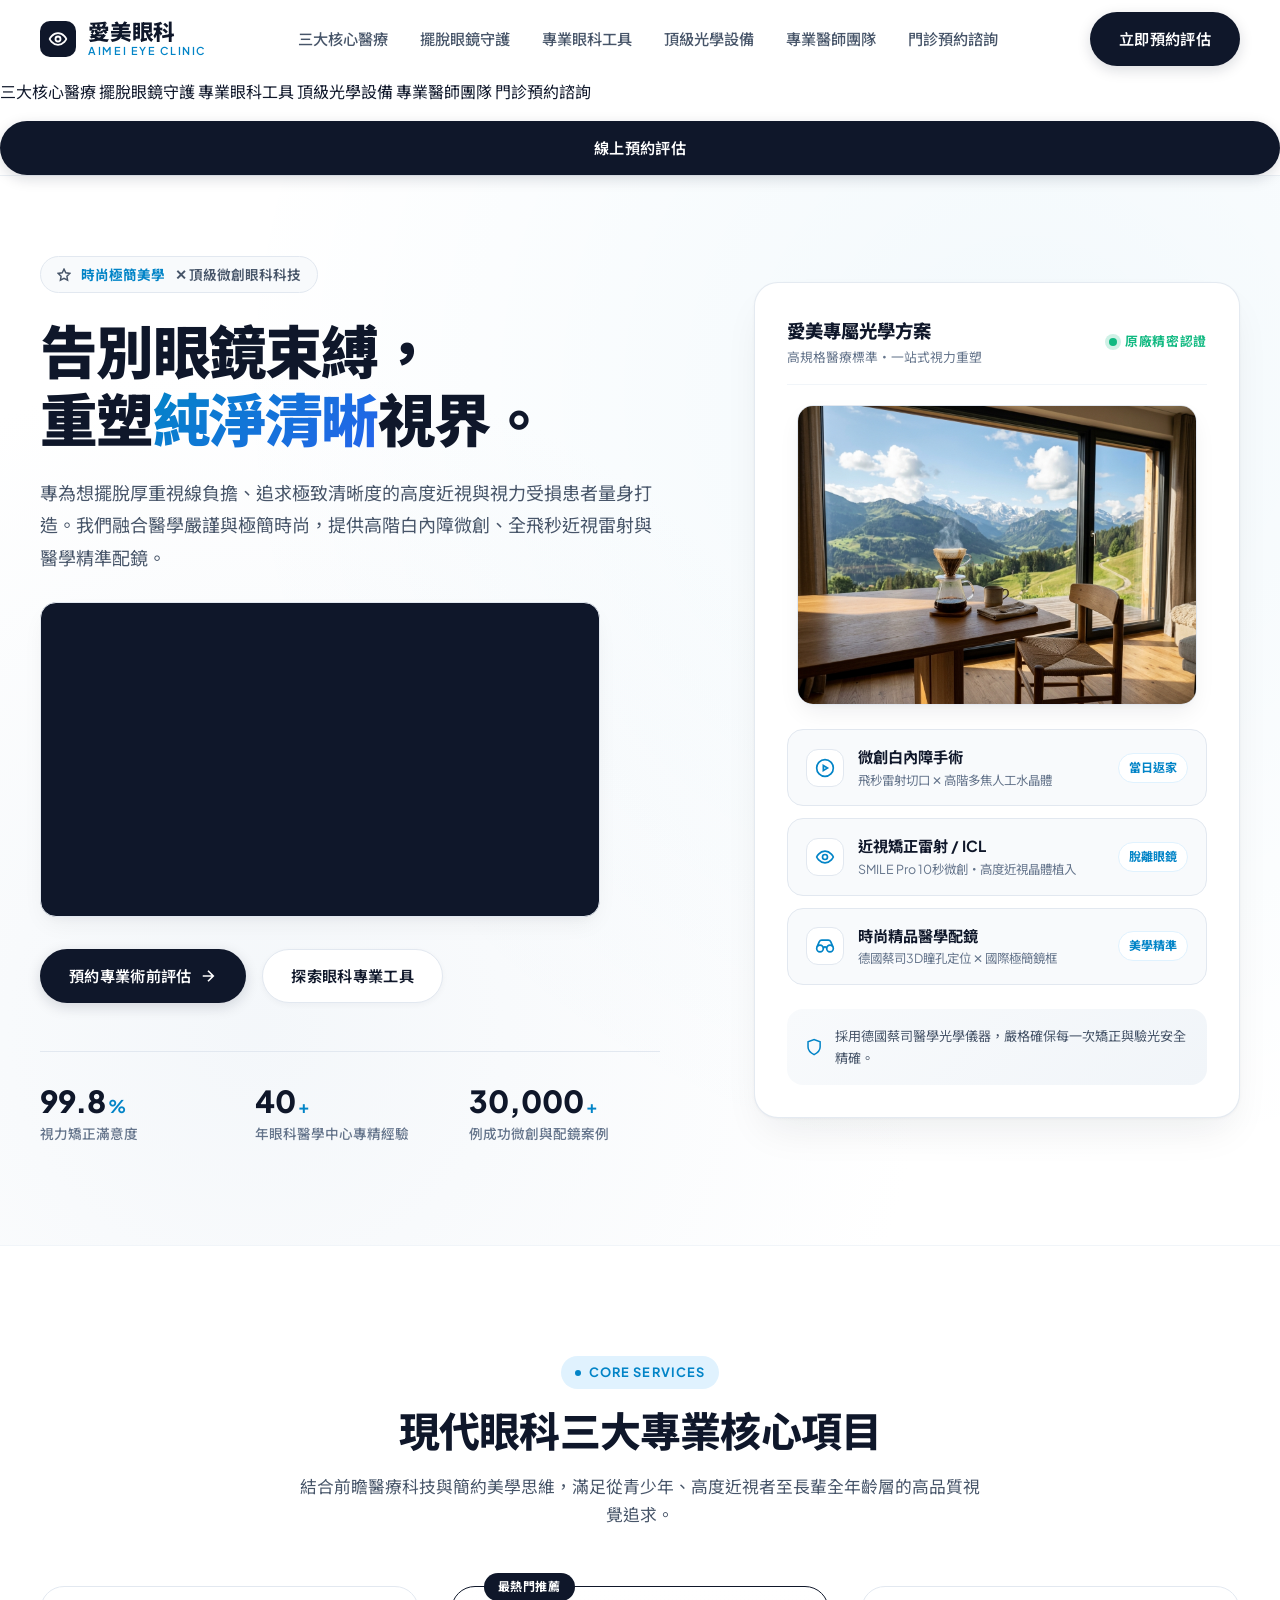
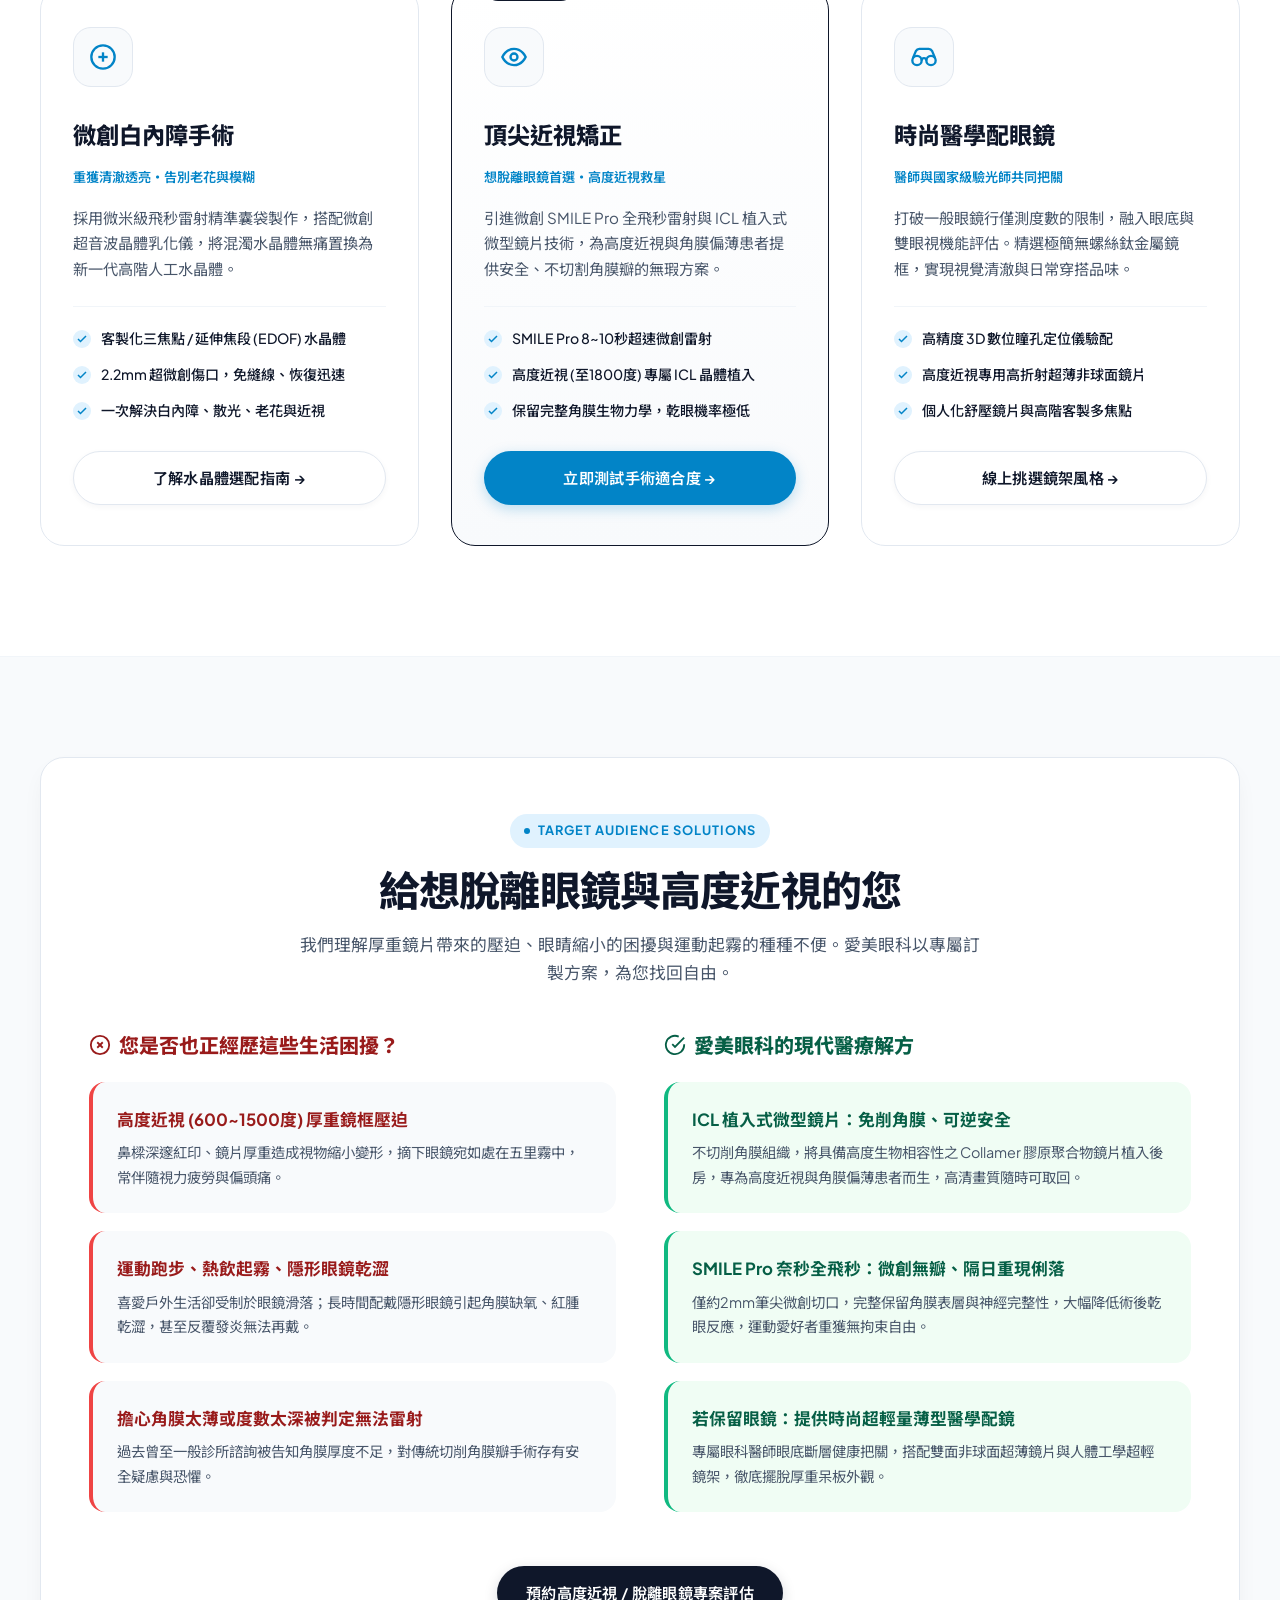
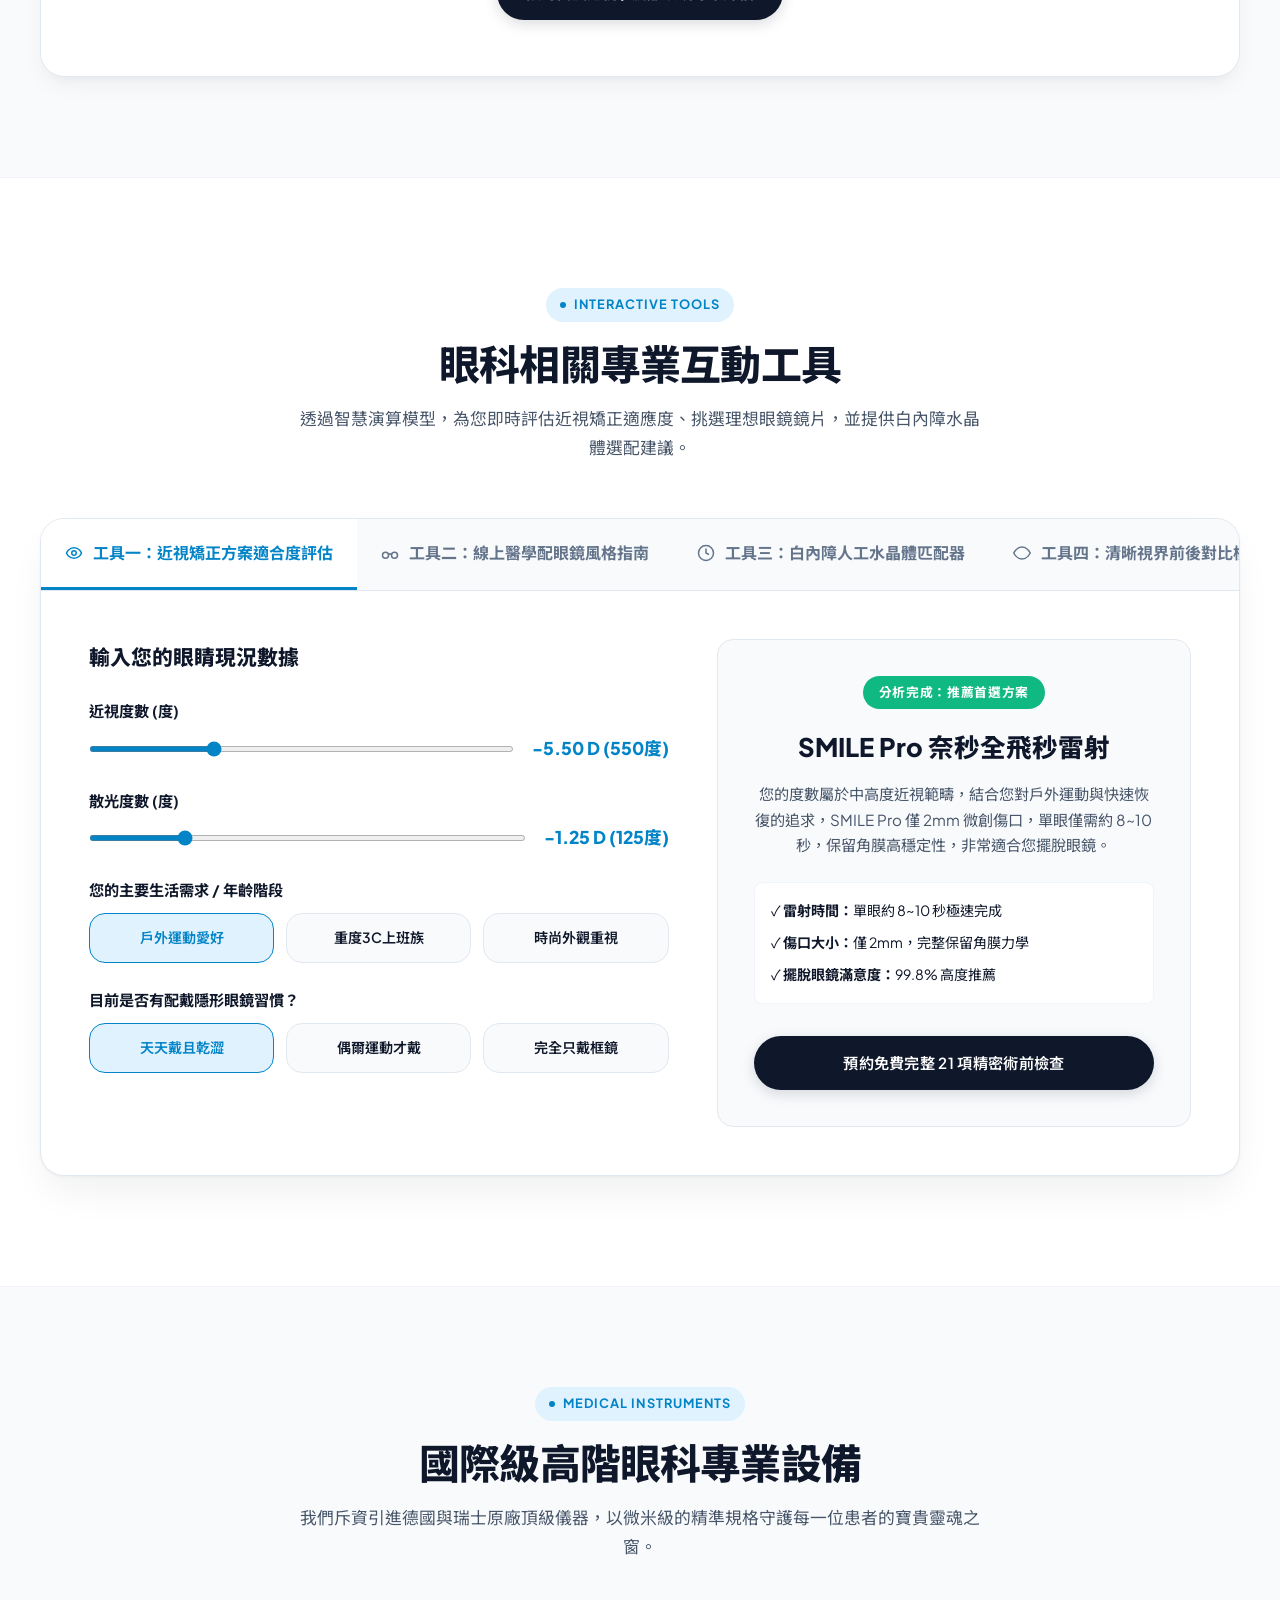
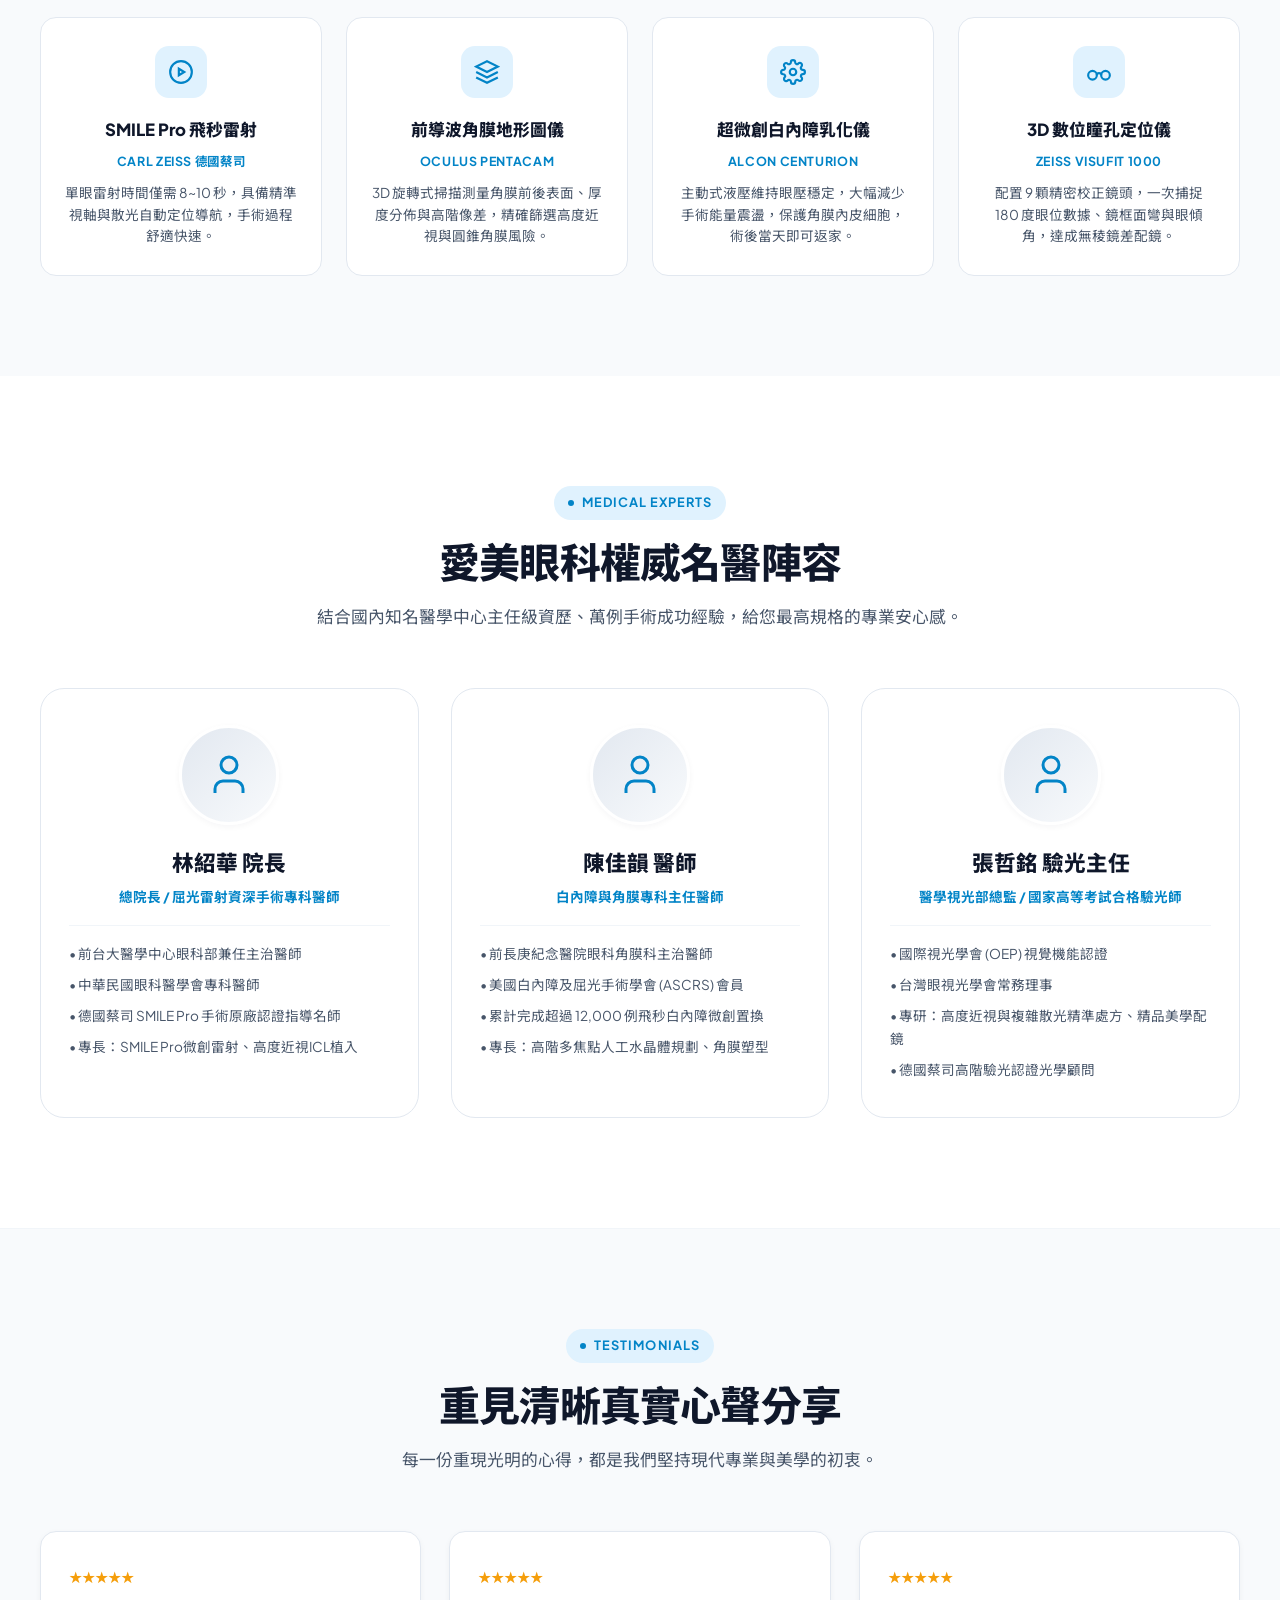
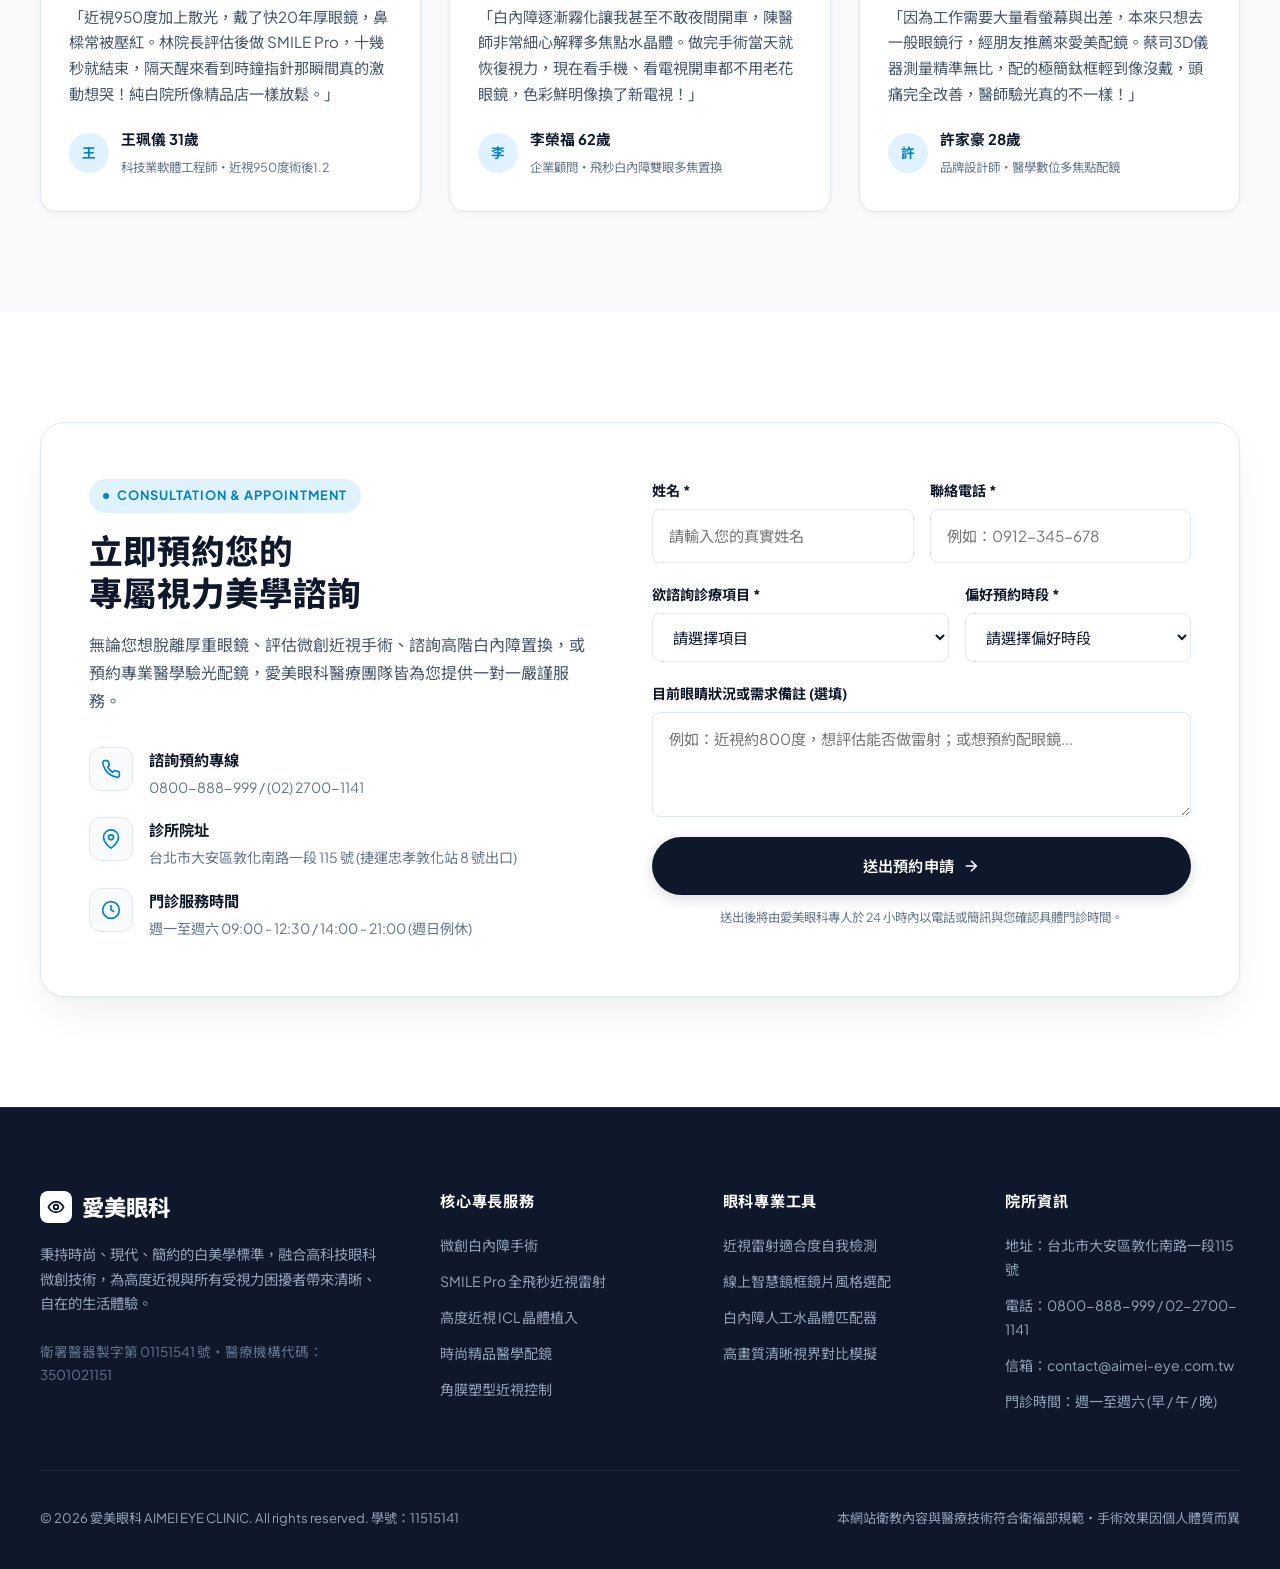
<file: onepage3/index.html>
﻿<!DOCTYPE html>
<html lang="zh-Hant">
<head>
  <meta charset="UTF-8">
  <meta name="viewport" content="width=device-width, initial-scale=1.0">
  <title>愛美眼科 AIMEI EYE CLINIC｜微創白內障・極致近視矯正・醫學配眼鏡</title>
  <meta name="description" content="愛美眼科秉持時尚、現代、簡約的美學精神，專為想脫離眼鏡與高度近視患者打造。提供微創白內障手術、全飛秒近視矯正雷射、ICL晶體植入與精品醫學驗光配鏡服務。">
  <link rel="preconnect" href="https://fonts.googleapis.com">
  <link rel="preconnect" href="https://fonts.gstatic.com" crossorigin>
  <link href="https://fonts.googleapis.com/css2?family=Noto+Sans+TC:wght@300;400;500;600;700;900&family=Plus+Jakarta+Sans:wght@300;400;500;600;700;800;900&display=swap" rel="stylesheet">
  <style>
    /* =========================================================
       CSS RESET & DESIGN TOKENS
       設計風格：時尚、現代、簡約 (純白色調、高質感留白、清透層次)
       ========================================================= */
    :root {
      --bg-white: #ffffff;
      --bg-pure: #fafcff;
      --bg-surface: #f8fafc;
      --bg-card: #ffffff;
      --bg-glass: rgba(255, 255, 255, 0.88);

      --color-primary: #0284c7;
      --color-primary-light: #e0f2fe;
      --color-primary-dark: #0369a1;
      --color-accent: #0ea5e9;
      --color-glow: rgba(2, 132, 199, 0.12);

      --text-main: #0f172a;
      --text-muted: #475569;
      --text-sub: #64748b;
      --text-light: #94a3b8;

      --border-light: #e2e8f0;
      --border-subtle: #f1f5f9;
      --border-focus: #38bdf8;

      --shadow-sm: 0 2px 6px rgba(15, 23, 42, 0.04);
      --shadow-md: 0 10px 25px -5px rgba(15, 23, 42, 0.06), 0 8px 10px -6px rgba(15, 23, 42, 0.03);
      --shadow-lg: 0 20px 40px -10px rgba(15, 23, 42, 0.08), 0 1px 3px rgba(15, 23, 42, 0.04);
      --shadow-glow: 0 0 30px rgba(2, 132, 199, 0.15);

      --radius-sm: 8px;
      --radius-md: 16px;
      --radius-lg: 24px;
      --radius-full: 9999px;

      --transition-fast: 0.2s cubic-bezier(0.16, 1, 0.3, 1);
      --transition-normal: 0.3s cubic-bezier(0.16, 1, 0.3, 1);
    }

    *, *::before, *::after {
      box-sizing: border-box;
      margin: 0;
      padding: 0;
    }

    html {
      scroll-behavior: smooth;
      font-size: 16px;
    }

    body {
      background-color: var(--bg-white);
      color: var(--text-main);
      font-family: 'Plus Jakarta Sans', 'Noto Sans TC', -apple-system, BlinkMacSystemFont, 'Segoe UI', Roboto, sans-serif;
      line-height: 1.7;
      -webkit-font-smoothing: antialiased;
      overflow-x: hidden;
    }

    a {
      color: inherit;
      text-decoration: none;
      transition: color var(--transition-fast);
    }

    button, input, select, textarea {
      font: inherit;
    }

    img {
      max-width: 100%;
      height: auto;
      display: block;
    }

    .container {
      width: min(1200px, calc(100% - 48px));
      margin-inline: auto;
    }

    /* =========================================================
       TYPOGRAPHY & UTILITIES
       ========================================================= */
    .section-tag {
      display: inline-flex;
      align-items: center;
      gap: 8px;
      padding: 6px 14px;
      background: var(--color-primary-light);
      color: var(--color-primary);
      border-radius: var(--radius-full);
      font-size: 0.8rem;
      font-weight: 700;
      letter-spacing: 0.08em;
      text-transform: uppercase;
      margin-bottom: 16px;
    }

    .section-tag::before {
      content: "";
      width: 6px;
      height: 6px;
      background-color: var(--color-primary);
      border-radius: 50%;
    }

    .section-header {
      text-align: center;
      max-width: 680px;
      margin: 0 auto 56px;
    }

    .section-title {
      font-size: clamp(1.85rem, 3.2vw, 2.75rem);
      font-weight: 800;
      line-height: 1.25;
      letter-spacing: -0.02em;
      color: var(--text-main);
      margin-bottom: 16px;
    }

    .section-desc {
      color: var(--text-muted);
      font-size: 1.05rem;
      font-weight: 400;
    }

    /* BUTTONS */
    .btn {
      display: inline-flex;
      align-items: center;
      justify-content: center;
      gap: 8px;
      padding: 13px 28px;
      border-radius: var(--radius-full);
      font-size: 0.95rem;
      font-weight: 600;
      letter-spacing: 0.02em;
      border: 1px solid transparent;
      cursor: pointer;
      transition: all var(--transition-normal);
      white-space: nowrap;
    }

    .btn-primary {
      background: #0f172a;
      color: #ffffff;
      box-shadow: 0 4px 14px rgba(15, 23, 42, 0.15);
    }

    .btn-primary:hover {
      background: var(--color-primary);
      transform: translateY(-2px);
      box-shadow: 0 8px 20px rgba(2, 132, 199, 0.28);
    }

    .btn-white {
      background: #ffffff;
      color: var(--text-main);
      border-color: var(--border-light);
      box-shadow: var(--shadow-sm);
    }

    .btn-white:hover {
      border-color: var(--color-primary);
      color: var(--color-primary);
      transform: translateY(-2px);
      box-shadow: var(--shadow-md);
    }

    .btn-accent {
      background: var(--color-primary);
      color: #ffffff;
      box-shadow: 0 4px 14px rgba(2, 132, 199, 0.25);
    }

    .btn-accent:hover {
      background: var(--color-primary-dark);
      transform: translateY(-2px);
    }

    /* =========================================================
       HEADER & NAVIGATION
       ========================================================= */
    .header {
      position: sticky;
      top: 0;
      z-index: 100;
      background: var(--bg-glass);
      backdrop-filter: blur(16px);
      -webkit-backdrop-filter: blur(16px);
      border-bottom: 1px solid rgba(226, 232, 240, 0.7);
      transition: all var(--transition-fast);
    }

    .nav-wrapper {
      display: flex;
      align-items: center;
      justify-content: space-between;
      height: 78px;
    }

    .brand {
      display: flex;
      align-items: center;
      gap: 12px;
      font-weight: 800;
      font-size: 1.35rem;
      letter-spacing: -0.01em;
      color: var(--text-main);
    }

    .brand-icon {
      width: 36px;
      height: 36px;
      display: grid;
      place-items: center;
      background: #0f172a;
      color: #ffffff;
      border-radius: 10px;
    }

    .brand-text {
      display: flex;
      flex-direction: column;
      line-height: 1.15;
    }

    .brand-sub {
      font-size: 0.68rem;
      font-weight: 600;
      letter-spacing: 0.15em;
      color: var(--color-primary);
      text-transform: uppercase;
    }

    .nav-links {
      display: flex;
      align-items: center;
      gap: 32px;
      list-style: none;
    }

    .nav-links a {
      font-size: 0.95rem;
      font-weight: 500;
      color: var(--text-muted);
      position: relative;
    }

    .nav-links a:hover {
      color: var(--text-main);
    }

    .nav-links a::after {
      content: "";
      position: absolute;
      left: 0;
      bottom: -4px;
      width: 0;
      height: 2px;
      background: var(--color-primary);
      transition: width var(--transition-fast);
    }

    .nav-links a:hover::after {
      width: 100%;
    }

    .nav-actions {
      display: flex;
      align-items: center;
      gap: 14px;
    }

    .mobile-menu-btn {
      display: none;
      background: transparent;
      border: none;
      width: 40px;
      height: 40px;
      align-items: center;
      justify-content: center;
      cursor: pointer;
      color: var(--text-main);
    }

    /* =========================================================
       HERO SECTION (現代・時尚・簡約純白風格 + 右欄既有圖片)
       ========================================================= */
    .hero {
      position: relative;
      padding: 80px 0 100px;
      background: radial-gradient(circle at 80% 20%, rgba(2, 132, 199, 0.05) 0%, transparent 60%),
                  radial-gradient(circle at 20% 80%, rgba(241, 245, 249, 0.8) 0%, transparent 50%),
                  #ffffff;
      border-bottom: 1px solid var(--border-subtle);
      overflow: hidden;
    }

    .hero-grid {
      display: grid;
      grid-template-columns: 1.15fr 0.85fr;
      align-items: center;
      gap: 56px;
    }

    .hero-content {
      max-width: 620px;
    }

    .hero-badge {
      display: inline-flex;
      align-items: center;
      gap: 10px;
      padding: 6px 16px;
      background: #f8fafc;
      border: 1px solid var(--border-light);
      border-radius: var(--radius-full);
      font-size: 0.85rem;
      font-weight: 600;
      color: var(--text-muted);
      margin-bottom: 24px;
    }

    .hero-badge span {
      color: var(--color-primary);
      font-weight: 700;
    }

    .hero-title {
      font-size: clamp(2.4rem, 4.5vw, 3.8rem);
      font-weight: 900;
      line-height: 1.18;
      letter-spacing: -0.03em;
      color: #0f172a;
      margin-bottom: 24px;
    }

    .hero-title .highlight {
      background: linear-gradient(135deg, #0284c7 0%, #2563eb 100%);
      -webkit-background-clip: text;
      -webkit-text-fill-color: transparent;
    }

    .hero-desc {
      font-size: 1.125rem;
      line-height: 1.8;
      color: var(--text-muted);
      margin-bottom: 28px;
    }

    /* 左欄 YouTube 影片崁入 (依據 onepage3.md 規格：使用 <iframe>，寬度 560px、高度 315px) */
    .hero-video-wrap {
      position: relative;
      width: 100%;
      max-width: 560px;
      aspect-ratio: 16 / 9;
      border-radius: var(--radius-md);
      overflow: hidden;
      box-shadow: var(--shadow-md);
      border: 1px solid var(--border-light);
      background-color: #0f172a;
      margin-bottom: 32px;
      transition: transform var(--transition-normal), box-shadow var(--transition-normal);
    }

    .hero-video-wrap:hover {
      transform: translateY(-2px);
      box-shadow: var(--shadow-lg);
    }

    .hero-video-wrap iframe {
      width: 100%;
      height: 100%;
      display: block;
      border: 0;
    }

    .hero-cta-group {
      display: flex;
      flex-wrap: wrap;
      align-items: center;
      gap: 16px;
      margin-bottom: 48px;
    }

    .hero-stats {
      display: grid;
      grid-template-columns: repeat(3, 1fr);
      gap: 24px;
      padding-top: 32px;
      border-top: 1px solid var(--border-light);
    }

    .stat-item h3 {
      font-size: 1.9rem;
      font-weight: 800;
      color: #0f172a;
      line-height: 1.1;
      margin-bottom: 4px;
      display: flex;
      align-items: baseline;
    }

    .stat-item h3 span {
      font-size: 1.1rem;
      color: var(--color-primary);
      font-weight: 700;
      margin-left: 2px;
    }

    .stat-item p {
      font-size: 0.85rem;
      color: var(--text-sub);
      font-weight: 500;
    }

    /* HERO CARD / VISUAL */
    .hero-visual {
      position: relative;
    }

    .hero-card {
      background: #ffffff;
      border: 1px solid rgba(226, 232, 240, 0.9);
      border-radius: var(--radius-lg);
      padding: 32px;
      box-shadow: var(--shadow-lg);
      position: relative;
    }

    .hero-card-header {
      display: flex;
      align-items: center;
      justify-content: space-between;
      margin-bottom: 20px;
      padding-bottom: 16px;
      border-bottom: 1px solid var(--border-subtle);
    }

    .spec-indicator {
      display: flex;
      align-items: center;
      gap: 8px;
      font-size: 0.8rem;
      font-weight: 700;
      letter-spacing: 0.05em;
      color: #10b981;
    }

    .spec-indicator::before {
      content: "";
      width: 8px;
      height: 8px;
      background: #10b981;
      border-radius: 50%;
      box-shadow: 0 0 0 4px rgba(16, 185, 129, 0.2);
    }

    /* 右欄既有實景圖片容器 (依據規格書：400px * 300px, <img>) */
    .hero-image-wrap {
      position: relative;
      width: 100%;
      display: flex;
      justify-content: center;
      margin-bottom: 24px;
    }

    .hero-photo-img {
      width: 400px;
      height: 300px;
      max-width: 100%;
      aspect-ratio: 4 / 3;
      object-fit: cover;
      border-radius: var(--radius-md);
      box-shadow: 0 10px 25px -5px rgba(15, 23, 42, 0.08), 0 4px 6px -4px rgba(15, 23, 42, 0.04);
      border: 1px solid var(--border-light);
      display: block;
      transition: transform var(--transition-normal), box-shadow var(--transition-normal);
    }

    .hero-photo-img:hover {
      transform: translateY(-2px);
      box-shadow: var(--shadow-md);
    }

    .visual-pill-list {
      display: flex;
      flex-direction: column;
      gap: 12px;
      margin-bottom: 24px;
    }

    .visual-pill {
      display: flex;
      align-items: center;
      justify-content: space-between;
      padding: 14px 18px;
      background: var(--bg-surface);
      border: 1px solid var(--border-light);
      border-radius: var(--radius-md);
      transition: all var(--transition-fast);
    }

    .visual-pill:hover {
      background: #ffffff;
      border-color: var(--color-primary);
      transform: translateX(4px);
      box-shadow: var(--shadow-sm);
    }

    .pill-left {
      display: flex;
      align-items: center;
      gap: 14px;
    }

    .pill-icon {
      width: 38px;
      height: 38px;
      border-radius: 12px;
      background: #ffffff;
      border: 1px solid var(--border-light);
      display: grid;
      place-items: center;
      color: var(--color-primary);
      flex-shrink: 0;
    }

    .pill-text h4 {
      font-size: 0.95rem;
      font-weight: 700;
      color: var(--text-main);
    }

    .pill-text p {
      font-size: 0.78rem;
      color: var(--text-sub);
    }

    .pill-badge {
      font-size: 0.75rem;
      font-weight: 700;
      padding: 4px 10px;
      border-radius: var(--radius-full);
      background: #ffffff;
      color: var(--color-primary);
      border: 1px solid var(--color-primary-light);
      white-space: nowrap;
    }

    .hero-card-foot {
      padding: 16px 18px;
      background: linear-gradient(135deg, #f8fafc, #f1f5f9);
      border-radius: var(--radius-md);
      font-size: 0.82rem;
      color: var(--text-muted);
      display: flex;
      align-items: center;
      gap: 12px;
    }

    /* =========================================================
       CORE PURPOSE & SERVICES SECTION (白內障手術 / 配眼鏡 / 近視矯正)
       ========================================================= */
    .services-section {
      padding: 110px 0;
      background: #ffffff;
    }

    .services-grid {
      display: grid;
      grid-template-columns: repeat(3, 1fr);
      gap: 32px;
    }

    .service-card {
      background: #ffffff;
      border: 1px solid var(--border-light);
      border-radius: var(--radius-lg);
      padding: 40px 32px;
      position: relative;
      transition: all var(--transition-normal);
      display: flex;
      flex-direction: column;
    }

    .service-card:hover {
      border-color: var(--border-focus);
      transform: translateY(-6px);
      box-shadow: var(--shadow-lg);
    }

    .service-card.featured {
      border-color: #0f172a;
      background: linear-gradient(180deg, #ffffff 0%, #f8fafc 100%);
    }

    .featured-tag {
      position: absolute;
      top: -14px;
      left: 32px;
      background: #0f172a;
      color: #ffffff;
      font-size: 0.75rem;
      font-weight: 700;
      letter-spacing: 0.05em;
      padding: 4px 14px;
      border-radius: var(--radius-full);
    }

    .service-icon-box {
      width: 60px;
      height: 60px;
      border-radius: 18px;
      background: var(--bg-surface);
      border: 1px solid var(--border-light);
      display: grid;
      place-items: center;
      color: var(--color-primary);
      margin-bottom: 28px;
      transition: all var(--transition-fast);
    }

    .service-card:hover .service-icon-box {
      background: var(--color-primary);
      color: #ffffff;
      border-color: var(--color-primary);
    }

    .service-card h3 {
      font-size: 1.45rem;
      font-weight: 800;
      color: var(--text-main);
      margin-bottom: 12px;
    }

    .service-card .target-note {
      font-size: 0.82rem;
      font-weight: 600;
      color: var(--color-primary);
      margin-bottom: 16px;
      display: block;
    }

    .service-card p {
      color: var(--text-muted);
      font-size: 0.95rem;
      line-height: 1.7;
      margin-bottom: 24px;
      flex-grow: 1;
    }

    .feature-check-list {
      list-style: none;
      display: flex;
      flex-direction: column;
      gap: 12px;
      padding-top: 20px;
      border-top: 1px solid var(--border-subtle);
      margin-bottom: 28px;
    }

    .feature-check-list li {
      display: flex;
      align-items: center;
      gap: 10px;
      font-size: 0.88rem;
      color: var(--text-main);
      font-weight: 500;
    }

    .check-icon {
      width: 18px;
      height: 18px;
      border-radius: 50%;
      background: var(--color-primary-light);
      color: var(--color-primary);
      display: grid;
      place-items: center;
      flex-shrink: 0;
    }

    /* =========================================================
       TARGET AUDIENCE SECTION (想脫離眼鏡或高度近視患者)
       ========================================================= */
    .audience-section {
      padding: 100px 0;
      background: var(--bg-surface);
      border-top: 1px solid var(--border-subtle);
      border-bottom: 1px solid var(--border-subtle);
    }

    .audience-box {
      background: #ffffff;
      border: 1px solid var(--border-light);
      border-radius: var(--radius-lg);
      padding: 56px 48px;
      box-shadow: var(--shadow-md);
    }

    .audience-grid {
      display: grid;
      grid-template-columns: 1fr 1fr;
      gap: 48px;
      align-items: center;
    }

    .painpoint-card {
      background: var(--bg-surface);
      border-radius: var(--radius-md);
      padding: 24px;
      margin-bottom: 18px;
      border-left: 4px solid #ef4444;
    }

    .painpoint-card h4 {
      font-size: 1.05rem;
      font-weight: 700;
      color: #991b1b;
      margin-bottom: 6px;
      display: flex;
      align-items: center;
      gap: 8px;
    }

    .painpoint-card p {
      font-size: 0.9rem;
      color: var(--text-muted);
    }

    .solution-card {
      background: #f0fdf4;
      border-radius: var(--radius-md);
      padding: 24px;
      margin-bottom: 18px;
      border-left: 4px solid #10b981;
    }

    .solution-card h4 {
      font-size: 1.05rem;
      font-weight: 700;
      color: #065f46;
      margin-bottom: 6px;
      display: flex;
      align-items: center;
      gap: 8px;
    }

    .solution-card p {
      font-size: 0.9rem;
      color: var(--text-muted);
    }

    /* =========================================================
       FUNCTION & SPECIALIZED TOOLS (功能：配眼鏡 + 眼科相關專業工具)
       ========================================================= */
    .tools-section {
      padding: 110px 0;
      background: #ffffff;
    }

    .tools-container {
      background: #ffffff;
      border: 1px solid var(--border-light);
      border-radius: var(--radius-lg);
      box-shadow: var(--shadow-lg);
      overflow: hidden;
    }

    .tools-nav {
      display: flex;
      background: var(--bg-surface);
      border-bottom: 1px solid var(--border-light);
      overflow-x: auto;
    }

    .tool-tab-btn {
      flex: 1;
      padding: 20px 24px;
      background: transparent;
      border: none;
      border-bottom: 3px solid transparent;
      font-size: 1rem;
      font-weight: 700;
      color: var(--text-sub);
      cursor: pointer;
      display: flex;
      align-items: center;
      justify-content: center;
      gap: 10px;
      transition: all var(--transition-fast);
      white-space: nowrap;
    }

    .tool-tab-btn:hover {
      color: var(--text-main);
      background: rgba(255, 255, 255, 0.6);
    }

    .tool-tab-btn.active {
      color: var(--color-primary);
      background: #ffffff;
      border-bottom-color: var(--color-primary);
    }

    .tool-pane {
      display: none;
      padding: 48px;
    }

    .tool-pane.active {
      display: block;
      animation: fadeIn 0.35s ease;
    }

    @keyframes fadeIn {
      from { opacity: 0; transform: translateY(8px); }
      to { opacity: 1; transform: translateY(0); }
    }

    /* TOOL 1: 近視雷射/高度近視矯正自我適應性檢測 */
    .calculator-layout {
      display: grid;
      grid-template-columns: 1.1fr 0.9fr;
      gap: 48px;
    }

    .calc-form-group {
      margin-bottom: 24px;
    }

    .calc-form-group label {
      display: block;
      font-weight: 700;
      font-size: 0.95rem;
      color: var(--text-main);
      margin-bottom: 10px;
    }

    .range-wrap {
      display: flex;
      align-items: center;
      gap: 18px;
    }

    .range-wrap input[type="range"] {
      flex-grow: 1;
      accent-color: var(--color-primary);
      height: 6px;
      border-radius: 4px;
      background: var(--border-light);
      cursor: pointer;
    }

    .range-val {
      min-width: 90px;
      font-weight: 800;
      font-size: 1.1rem;
      color: var(--color-primary);
      text-align: right;
    }

    .calc-radio-group {
      display: grid;
      grid-template-columns: repeat(3, 1fr);
      gap: 12px;
    }

    .calc-radio-btn {
      border: 1px solid var(--border-light);
      padding: 12px 14px;
      border-radius: var(--radius-md);
      text-align: center;
      font-size: 0.88rem;
      font-weight: 600;
      cursor: pointer;
      transition: all var(--transition-fast);
      background: var(--bg-surface);
    }

    .calc-radio-btn:hover {
      border-color: var(--color-primary);
    }

    .calc-radio-btn.selected {
      background: var(--color-primary-light);
      border-color: var(--color-primary);
      color: var(--color-primary);
    }

    .calc-result-box {
      background: var(--bg-surface);
      border: 1px solid var(--border-light);
      border-radius: var(--radius-md);
      padding: 36px;
      display: flex;
      flex-direction: column;
      justify-content: center;
      text-align: center;
    }

    .result-badge {
      display: inline-block;
      margin: 0 auto 16px;
      padding: 6px 16px;
      border-radius: var(--radius-full);
      background: #10b981;
      color: #ffffff;
      font-size: 0.8rem;
      font-weight: 700;
      letter-spacing: 0.05em;
    }

    .result-title {
      font-size: 1.6rem;
      font-weight: 800;
      color: var(--text-main);
      margin-bottom: 12px;
    }

    .result-desc {
      font-size: 0.95rem;
      color: var(--text-muted);
      line-height: 1.7;
      margin-bottom: 24px;
    }

    .result-specs {
      background: #ffffff;
      border-radius: var(--radius-sm);
      padding: 16px;
      margin-bottom: 24px;
      text-align: left;
      font-size: 0.88rem;
      display: flex;
      flex-direction: column;
      gap: 8px;
      border: 1px solid var(--border-subtle);
    }

    /* TOOL 2: 配眼鏡智慧挑選與鏡片鏡框系統 */
    .optical-layout {
      display: grid;
      grid-template-columns: 1fr 1fr;
      gap: 40px;
    }

    .frame-picker-grid {
      display: grid;
      grid-template-columns: repeat(2, 1fr);
      gap: 16px;
    }

    .frame-card {
      border: 1px solid var(--border-light);
      border-radius: var(--radius-md);
      padding: 20px;
      cursor: pointer;
      transition: all var(--transition-fast);
      background: #ffffff;
      text-align: center;
    }

    .frame-card:hover {
      border-color: var(--color-primary);
      transform: translateY(-2px);
    }

    .frame-card.active {
      border-color: var(--color-primary);
      background: var(--color-primary-light);
    }

    .frame-card svg {
      margin: 0 auto 12px;
      stroke: var(--text-main);
    }

    .frame-card h4 {
      font-size: 0.95rem;
      font-weight: 700;
      margin-bottom: 4px;
    }

    .frame-card p {
      font-size: 0.78rem;
      color: var(--text-sub);
    }

    .optical-summary-card {
      background: var(--bg-surface);
      border: 1px solid var(--border-light);
      border-radius: var(--radius-md);
      padding: 32px;
    }

    .optical-summary-card h4 {
      font-size: 1.25rem;
      font-weight: 800;
      margin-bottom: 16px;
      color: var(--text-main);
    }

    /* TOOL 3: 白內障人工水晶體選配建議指南 */
    .cataract-tool-grid {
      display: grid;
      grid-template-columns: 1.1fr 0.9fr;
      gap: 40px;
    }

    .lens-option-list {
      display: flex;
      flex-direction: column;
      gap: 14px;
    }

    .lens-option-card {
      border: 1px solid var(--border-light);
      border-radius: var(--radius-md);
      padding: 18px 22px;
      cursor: pointer;
      display: flex;
      align-items: center;
      justify-content: space-between;
      transition: all var(--transition-fast);
    }

    .lens-option-card:hover {
      border-color: var(--color-primary);
      background: #ffffff;
    }

    .lens-option-card.active {
      border-color: var(--color-primary);
      background: var(--color-primary-light);
    }

    /* TOOL 4: 視力清晰度前後模擬器 (Interactive Clarity Simulator) */
    .simulator-box {
      max-width: 840px;
      margin: 0 auto;
    }

    .simulator-controls {
      display: flex;
      justify-content: center;
      gap: 14px;
      margin-bottom: 24px;
      flex-wrap: wrap;
    }

    .sim-mode-btn {
      padding: 10px 24px;
      border-radius: var(--radius-full);
      border: 1px solid var(--border-light);
      background: #ffffff;
      font-weight: 700;
      font-size: 0.9rem;
      cursor: pointer;
      transition: all var(--transition-fast);
    }

    .sim-mode-btn.active {
      background: #0f172a;
      color: #ffffff;
      border-color: #0f172a;
    }

    .sim-viewport {
      position: relative;
      width: 100%;
      height: 380px;
      border-radius: var(--radius-md);
      overflow: hidden;
      border: 1px solid var(--border-light);
      background: #0f172a;
      box-shadow: var(--shadow-md);
    }

    .sim-background {
      position: absolute;
      inset: 0;
      background: linear-gradient(135deg, #1e293b, #0f172a);
      display: flex;
      flex-direction: column;
      align-items: center;
      justify-content: center;
      color: #ffffff;
      text-align: center;
      padding: 24px;
      transition: filter 0.4s ease;
    }

    .sim-chart {
      font-family: monospace;
      font-weight: 900;
      letter-spacing: 0.25em;
      line-height: 1.3;
      margin-bottom: 16px;
    }

    .sim-chart .row-1 { font-size: 3.5rem; }
    .sim-chart .row-2 { font-size: 2.2rem; }
    .sim-chart .row-3 { font-size: 1.4rem; }
    .sim-chart .row-4 { font-size: 0.95rem; }

    .sim-badge-overlay {
      position: absolute;
      bottom: 20px;
      left: 20px;
      background: rgba(15, 23, 42, 0.75);
      backdrop-filter: blur(8px);
      padding: 8px 16px;
      border-radius: var(--radius-full);
      font-size: 0.85rem;
      font-weight: 600;
      color: #ffffff;
      border: 1px solid rgba(255, 255, 255, 0.2);
    }

    /* =========================================================
       EQUIPMENT & QUALITY (眼科相關專業儀器)
       ========================================================= */
    .equipment-section {
      padding: 100px 0;
      background: var(--bg-surface);
      border-top: 1px solid var(--border-subtle);
    }

    .equip-grid {
      display: grid;
      grid-template-columns: repeat(4, 1fr);
      gap: 24px;
    }

    .equip-card {
      background: #ffffff;
      border: 1px solid var(--border-light);
      border-radius: var(--radius-md);
      padding: 28px 24px;
      text-align: center;
      transition: all var(--transition-fast);
    }

    .equip-card:hover {
      border-color: var(--color-primary);
      transform: translateY(-4px);
      box-shadow: var(--shadow-md);
    }

    .equip-icon {
      width: 52px;
      height: 52px;
      margin: 0 auto 18px;
      border-radius: 14px;
      background: var(--color-primary-light);
      color: var(--color-primary);
      display: grid;
      place-items: center;
    }

    .equip-card h4 {
      font-size: 1.05rem;
      font-weight: 800;
      color: var(--text-main);
      margin-bottom: 6px;
    }

    .equip-card .equip-brand {
      font-size: 0.78rem;
      font-weight: 700;
      color: var(--color-primary);
      letter-spacing: 0.05em;
      margin-bottom: 10px;
      text-transform: uppercase;
    }

    .equip-card p {
      font-size: 0.85rem;
      color: var(--text-muted);
      line-height: 1.6;
    }

    /* =========================================================
       DOCTOR & MEDICAL TEAM
       ========================================================= */
    .team-section {
      padding: 110px 0;
      background: #ffffff;
    }

    .team-grid {
      display: grid;
      grid-template-columns: repeat(3, 1fr);
      gap: 32px;
    }

    .doctor-card {
      border: 1px solid var(--border-light);
      border-radius: var(--radius-lg);
      padding: 36px 28px;
      background: #ffffff;
      text-align: center;
      transition: all var(--transition-fast);
    }

    .doctor-card:hover {
      border-color: var(--color-primary);
      box-shadow: var(--shadow-lg);
      transform: translateY(-4px);
    }

    .doctor-avatar {
      width: 100px;
      height: 100px;
      border-radius: 50%;
      background: linear-gradient(135deg, #e2e8f0, #f8fafc);
      margin: 0 auto 20px;
      display: grid;
      place-items: center;
      color: var(--color-primary);
      border: 3px solid #ffffff;
      box-shadow: var(--shadow-sm);
    }

    .doctor-name {
      font-size: 1.35rem;
      font-weight: 800;
      color: var(--text-main);
      margin-bottom: 4px;
    }

    .doctor-role {
      font-size: 0.85rem;
      color: var(--color-primary);
      font-weight: 700;
      margin-bottom: 16px;
    }

    .doctor-exp-list {
      list-style: none;
      font-size: 0.85rem;
      color: var(--text-muted);
      display: flex;
      flex-direction: column;
      gap: 8px;
      padding-top: 16px;
      border-top: 1px solid var(--border-subtle);
      text-align: left;
    }

    /* =========================================================
       PATIENT TESTIMONIALS
       ========================================================= */
    .reviews-section {
      padding: 100px 0;
      background: var(--bg-surface);
      border-top: 1px solid var(--border-subtle);
    }

    .reviews-grid {
      display: grid;
      grid-template-columns: repeat(3, 1fr);
      gap: 28px;
    }

    .review-card {
      background: #ffffff;
      border: 1px solid var(--border-light);
      border-radius: var(--radius-md);
      padding: 32px 28px;
      box-shadow: var(--shadow-sm);
    }

    .review-stars {
      color: #f59e0b;
      font-size: 0.95rem;
      margin-bottom: 14px;
      display: flex;
      gap: 4px;
    }

    .review-text {
      font-size: 0.95rem;
      line-height: 1.7;
      color: var(--text-muted);
      margin-bottom: 20px;
    }

    .review-author {
      display: flex;
      align-items: center;
      gap: 12px;
    }

    .review-avatar-small {
      width: 40px;
      height: 40px;
      border-radius: 50%;
      background: var(--color-primary-light);
      color: var(--color-primary);
      display: grid;
      place-items: center;
      font-weight: 700;
      font-size: 0.85rem;
    }

    .review-info h5 {
      font-size: 0.92rem;
      font-weight: 700;
      color: var(--text-main);
    }

    .review-info span {
      font-size: 0.78rem;
      color: var(--text-sub);
    }

    /* =========================================================
       APPOINTMENT & CONSULTATION SECTION
       ========================================================= */
    .booking-section {
      padding: 110px 0;
      background: #ffffff;
    }

    .booking-card {
      background: #ffffff;
      border: 1px solid var(--border-light);
      border-radius: var(--radius-lg);
      padding: 56px 48px;
      box-shadow: var(--shadow-lg);
      display: grid;
      grid-template-columns: 1fr 1fr;
      gap: 56px;
    }

    .booking-info h3 {
      font-size: 2.1rem;
      font-weight: 800;
      line-height: 1.25;
      margin-bottom: 18px;
      color: var(--text-main);
    }

    .booking-info p {
      font-size: 1rem;
      color: var(--text-muted);
      margin-bottom: 32px;
      line-height: 1.75;
    }

    .contact-item-list {
      display: flex;
      flex-direction: column;
      gap: 18px;
    }

    .contact-item {
      display: flex;
      align-items: flex-start;
      gap: 16px;
    }

    .contact-icon {
      width: 44px;
      height: 44px;
      border-radius: 12px;
      background: var(--bg-surface);
      border: 1px solid var(--border-light);
      display: grid;
      place-items: center;
      color: var(--color-primary);
      flex-shrink: 0;
    }

    .contact-details h5 {
      font-size: 0.95rem;
      font-weight: 700;
      color: var(--text-main);
      margin-bottom: 2px;
    }

    .contact-details p {
      font-size: 0.88rem;
      color: var(--text-sub);
      margin-bottom: 0;
    }

    /* FORM STYLES */
    .form-grid {
      display: flex;
      flex-direction: column;
      gap: 20px;
    }

    .form-row {
      display: grid;
      grid-template-columns: 1fr 1fr;
      gap: 16px;
    }

    .form-field {
      display: flex;
      flex-direction: column;
      gap: 6px;
    }

    .form-field label {
      font-size: 0.88rem;
      font-weight: 700;
      color: var(--text-main);
    }

    .form-field input, .form-field select, .form-field textarea {
      padding: 13px 16px;
      border: 1px solid var(--border-light);
      border-radius: var(--radius-sm);
      background: #ffffff;
      color: var(--text-main);
      font-size: 0.95rem;
      transition: all var(--transition-fast);
      outline: none;
    }

    .form-field input:focus, .form-field select:focus, .form-field textarea:focus {
      border-color: var(--color-primary);
      box-shadow: 0 0 0 3px var(--color-glow);
    }

    /* =========================================================
       FOOTER
       ========================================================= */
    .footer {
      background: #0f172a;
      color: #94a3b8;
      padding: 80px 0 40px;
      border-top: 1px solid #1e293b;
    }

    .footer-grid {
      display: grid;
      grid-template-columns: 1.5fr 1fr 1fr 1fr;
      gap: 48px;
      margin-bottom: 56px;
    }

    .footer-brand {
      color: #ffffff;
      font-size: 1.4rem;
      font-weight: 800;
      margin-bottom: 16px;
      display: flex;
      align-items: center;
      gap: 10px;
    }

    .footer-desc {
      font-size: 0.9rem;
      line-height: 1.7;
      margin-bottom: 24px;
      max-width: 340px;
    }

    .footer-title {
      color: #ffffff;
      font-size: 0.95rem;
      font-weight: 700;
      margin-bottom: 20px;
      letter-spacing: 0.05em;
    }

    .footer-links {
      list-style: none;
      display: flex;
      flex-direction: column;
      gap: 12px;
      font-size: 0.88rem;
    }

    .footer-links a:hover {
      color: #ffffff;
    }

    .footer-bottom {
      padding-top: 36px;
      border-top: 1px solid #1e293b;
      display: flex;
      align-items: center;
      justify-content: space-between;
      font-size: 0.82rem;
      flex-wrap: wrap;
      gap: 16px;
    }

    /* TOAST / MODAL */
    .toast-modal {
      position: fixed;
      inset: 0;
      background: rgba(15, 23, 42, 0.45);
      backdrop-filter: blur(4px);
      display: none;
      place-items: center;
      z-index: 1000;
    }

    .toast-modal.show {
      display: grid;
    }

    .toast-content {
      background: #ffffff;
      border-radius: var(--radius-lg);
      padding: 40px;
      width: min(440px, calc(100% - 32px));
      text-align: center;
      box-shadow: var(--shadow-lg);
      border: 1px solid var(--border-light);
    }

    .toast-icon {
      width: 64px;
      height: 64px;
      border-radius: 50%;
      background: #dcfce7;
      color: #10b981;
      display: grid;
      place-items: center;
      margin: 0 auto 20px;
    }

    /* RESPONSIVE DESIGN */
    @media (max-width: 1024px) {
      .hero-grid {
        grid-template-columns: 1fr;
        gap: 48px;
      }
      .hero-content {
        max-width: 100%;
      }
      .services-grid {
        grid-template-columns: 1fr;
      }
      .audience-grid {
        grid-template-columns: 1fr;
      }
      .calculator-layout, .cataract-tool-grid {
        grid-template-columns: 1fr;
      }
      .equip-grid {
        grid-template-columns: repeat(2, 1fr);
      }
      .team-grid, .reviews-grid {
        grid-template-columns: 1fr;
      }
      .booking-card {
        grid-template-columns: 1fr;
      }
      .footer-grid {
        grid-template-columns: 1fr 1fr;
      }
    }

    @media (max-width: 768px) {
      .nav-links, .nav-actions .btn {
        display: none;
      }
      .mobile-menu-btn {
        display: flex;
      }
      .mobile-drawer {
        display: none;
        flex-direction: column;
        padding: 24px;
        background: #ffffff;
        border-bottom: 1px solid var(--border-light);
      }
      .mobile-drawer.open {
        display: flex;
      }
      .mobile-drawer a {
        padding: 12px 0;
        font-weight: 600;
        border-bottom: 1px solid var(--border-subtle);
      }
      .hero-stats {
        grid-template-columns: 1fr;
        gap: 16px;
      }
      .optical-layout {
        grid-template-columns: 1fr;
      }
      .frame-picker-grid {
        grid-template-columns: 1fr;
      }
      .form-row {
        grid-template-columns: 1fr;
      }
      .footer-grid {
        grid-template-columns: 1fr;
      }
      .tool-pane {
        padding: 24px 16px;
      }
    }
  </style>
</head>
<body>

  <!-- =========================================================
       1. NAVIGATION BAR (header.header)
       ========================================================= -->
  <header class="header">
    <div class="container">
      <div class="nav-wrapper">
        <a href="#" class="brand">
          <div class="brand-icon">
            <svg width="20" height="20" viewBox="0 0 24 24" fill="none" stroke="currentColor" stroke-width="2.2" stroke-linecap="round" stroke-linejoin="round">
              <path d="M2 12s3-7 10-7 10 7 10 7-3 7-10 7-10-7-10-7Z"/>
              <circle cx="12" cy="12" r="3"/>
            </svg>
          </div>
          <div class="brand-text">
            <span>愛美眼科</span>
            <span class="brand-sub">AIMEI EYE CLINIC</span>
          </div>
        </a>

        <ul class="nav-links">
          <li><a href="#services">三大核心醫療</a></li>
          <li><a href="#audience">擺脫眼鏡守護</a></li>
          <li><a href="#tools">專業眼科工具</a></li>
          <li><a href="#equipment">頂級光學設備</a></li>
          <li><a href="#team">專業醫師團隊</a></li>
          <li><a href="#booking">門診預約諮詢</a></li>
        </ul>

        <div class="nav-actions">
          <a href="#booking" class="btn btn-primary">立即預約評估</a>
          <button class="mobile-menu-btn" id="menuToggle" aria-label="切換選單">
            <svg width="24" height="24" viewBox="0 0 24 24" fill="none" stroke="currentColor" stroke-width="2">
              <line x1="3" y1="12" x2="21" y2="12"></line>
              <line x1="3" y1="6" x2="21" y2="6"></line>
              <line x1="3" y1="18" x2="21" y2="18"></line>
            </svg>
          </button>
        </div>
      </div>
    </div>

    <!-- 手機版導覽展開抽屜 (mobile-drawer) -->
    <div class="mobile-drawer" id="mobileDrawer">
      <a href="#services" onclick="toggleMenu()">三大核心醫療</a>
      <a href="#audience" onclick="toggleMenu()">擺脫眼鏡守護</a>
      <a href="#tools" onclick="toggleMenu()">專業眼科工具</a>
      <a href="#equipment" onclick="toggleMenu()">頂級光學設備</a>
      <a href="#team" onclick="toggleMenu()">專業醫師團隊</a>
      <a href="#booking" onclick="toggleMenu()">門診預約諮詢</a>
      <div style="margin-top: 16px;">
        <a href="#booking" class="btn btn-primary" style="display: block; text-align: center;" onclick="toggleMenu()">線上預約評估</a>
      </div>
    </div>
  </header>

  <!-- =========================================================
       2. HERO SECTION (section.hero)
       ========================================================= -->
  <section class="hero">
    <div class="container">
      <div class="hero-grid">
        <div class="hero-content">
          <div class="hero-badge">
            <svg width="14" height="14" viewBox="0 0 24 24" fill="none" stroke="currentColor" stroke-width="2.5"><polygon points="12 2 15.09 8.26 22 9.27 17 14.14 18.18 21.02 12 17.77 5.82 21.02 7 14.14 2 9.27 8.91 8.26 12 2"></polygon></svg>
            <span>時尚極簡美學</span> ✕ 頂級微創眼科科技
          </div>
          <h1 class="hero-title">
            告別眼鏡束縛，<br>
            重塑<span class="highlight">純淨清晰</span>視界。
          </h1>
          <p class="hero-desc">
            專為想擺脫厚重視線負擔、追求極致清晰度的高度近視與視力受損患者量身打造。我們融合醫學嚴謹與極簡時尚，提供高階白內障微創、全飛秒近視雷射與醫學精準配鏡。
          </p>

          <!-- 依據 onepage3.md 規格：左為影片崁入，使用 <iframe> 元素顯示 (Youtube編號：id2bZMLKLSY，寬度：560px，高度：315px) -->
          <div class="hero-video-wrap">
            <iframe width="560" height="315" src="https://www.youtube.com/embed/id2bZMLKLSY" title="愛美眼科 頂級微創眼科科技" frameborder="0" allow="accelerometer; autoplay; clipboard-write; encrypted-media; gyroscope; picture-in-picture; web-share" referrerpolicy="strict-origin-when-cross-origin" allowfullscreen></iframe>
          </div>

          <div class="hero-cta-group">
            <a href="#booking" class="btn btn-primary">
              預約專業術前評估
              <svg width="18" height="18" viewBox="0 0 24 24" fill="none" stroke="currentColor" stroke-width="2.2"><path d="M5 12h14M12 5l7 7-7 7"/></svg>
            </a>
            <a href="#tools" class="btn btn-white">
              探索眼科專業工具
            </a>
          </div>

          <div class="hero-stats">
            <div class="stat-item">
              <h3>99.8<span>%</span></h3>
              <p>視力矯正滿意度</p>
            </div>
            <div class="stat-item">
              <h3>40<span>+</span></h3>
              <p>年眼科醫學中心專精經驗</p>
            </div>
            <div class="stat-item">
              <h3>30,000<span>+</span></h3>
              <p>例成功微創與配鏡案例</p>
            </div>
          </div>
        </div>

        <div class="hero-visual">
          <div class="hero-card">
            <div class="hero-card-header">
              <div>
                <h4 style="font-size: 1.15rem; font-weight: 800;">愛美專屬光學方案</h4>
                <p style="font-size: 0.8rem; color: var(--text-sub);">高規格醫療標準・一站式視力重塑</p>
              </div>
              <div class="spec-indicator">原廠精密認證</div>
            </div>

            <!-- 依據 onepage3.md 規格：使用 <img> 元素顯示 images/hero.jpg (寬度 400px，高度 300px) -->
            <div class="hero-image-wrap">
              <img class="hero-photo-img" src="images/hero.jpg" width="400" height="300" alt="愛美專屬光學視界">
            </div>

            <div class="visual-pill-list">
              <div class="visual-pill">
                <div class="pill-left">
                  <div class="pill-icon">
                    <svg width="20" height="20" viewBox="0 0 24 24" fill="none" stroke="currentColor" stroke-width="2"><circle cx="12" cy="12" r="10"/><path d="m10 15 5-3-5-3v6Z"/></svg>
                  </div>
                  <div class="pill-text">
                    <h4>微創白內障手術</h4>
                    <p>飛秒雷射切口 ✕ 高階多焦人工水晶體</p>
                  </div>
                </div>
                <div class="pill-badge">當日返家</div>
              </div>

              <div class="visual-pill">
                <div class="pill-left">
                  <div class="pill-icon">
                    <svg width="20" height="20" viewBox="0 0 24 24" fill="none" stroke="currentColor" stroke-width="2"><path d="M2 12s3-7 10-7 10 7 10 7-3 7-10 7-10-7-10-7Z"/><circle cx="12" cy="12" r="3"/>
                    </svg>
                  </div>
                  <div class="pill-text">
                    <h4>近視矯正雷射 / ICL</h4>
                    <p>SMILE Pro 10秒微創・高度近視晶體植入</p>
                  </div>
                </div>
                <div class="pill-badge">脫離眼鏡</div>
              </div>

              <div class="visual-pill">
                <div class="pill-left">
                  <div class="pill-icon">
                    <svg width="20" height="20" viewBox="0 0 24 24" fill="none" stroke="currentColor" stroke-width="2"><circle cx="6" cy="15" r="4"/><circle cx="18" cy="15" r="4"/><path d="M14 15a2 2 0 0 0-2-2 2 2 0 0 0-2 2"/><path d="M2.5 13 5 7c.7-1.3 1.4-2 3-2h8c1.6 0 2.3.7 3 2l2.5 6"/></svg>
                  </div>
                  <div class="pill-text">
                    <h4>時尚精品醫學配鏡</h4>
                    <p>德國蔡司3D瞳孔定位 ✕ 國際極簡鏡框</p>
                  </div>
                </div>
                <div class="pill-badge">美學精準</div>
              </div>
            </div>

            <div class="hero-card-foot">
              <svg width="20" height="20" viewBox="0 0 24 24" fill="none" stroke="var(--color-primary)" stroke-width="2"><path d="M12 22s8-4 8-10V5l-8-3-8 3v7c0 6 8 10 8 10z"/></svg>
              <span>採用德國蔡司醫學光學儀器，嚴格確保每一次矯正與驗光安全精確。</span>
            </div>
          </div>
        </div>
      </div>
    </div>
  </section>

  <!-- =========================================================
       3. 三大核心醫療服務 (section#services.services-section)
       ========================================================= -->
  <section id="services" class="services-section">
    <div class="container">
      <div class="section-header">
        <div class="section-tag">Core Services</div>
        <h2 class="section-title">現代眼科三大專業核心項目</h2>
        <p class="section-desc">結合前瞻醫療科技與簡約美學思維，滿足從青少年、高度近視者至長輩全年齡層的高品質視覺追求。</p>
      </div>

      <div class="services-grid">
        <!-- 服務 1: 微創白內障手術 -->
        <div class="service-card">
          <div class="service-icon-box">
            <svg width="28" height="28" viewBox="0 0 24 24" fill="none" stroke="currentColor" stroke-width="2">
              <circle cx="12" cy="12" r="10"/>
              <path d="M12 8v8"/>
              <path d="M8 12h8"/>
            </svg>
          </div>
          <h3>微創白內障手術</h3>
          <span class="target-note">重獲清澈透亮・告別老花與模糊</span>
          <p>採用微米級飛秒雷射精準囊袋製作，搭配微創超音波晶體乳化儀，將混濁水晶體無痛置換為新一代高階人工水晶體。</p>
          <ul class="feature-check-list">
            <li>
              <div class="check-icon"><svg width="12" height="12" viewBox="0 0 24 24" fill="none" stroke="currentColor" stroke-width="3"><polyline points="20 6 9 17 4 12"/></svg></div>
              客製化三焦點 / 延伸焦段 (EDOF) 水晶體
            </li>
            <li>
              <div class="check-icon"><svg width="12" height="12" viewBox="0 0 24 24" fill="none" stroke="currentColor" stroke-width="3"><polyline points="20 6 9 17 4 12"/></svg></div>
              2.2mm 超微創傷口，免縫線、恢復迅速
            </li>
            <li>
              <div class="check-icon"><svg width="12" height="12" viewBox="0 0 24 24" fill="none" stroke="currentColor" stroke-width="3"><polyline points="20 6 9 17 4 12"/></svg></div>
              一次解決白內障、散光、老花與近視
            </li>
          </ul>
          <a href="#tools" class="btn btn-white" onclick="switchToolTab('cataract-tab')">了解水晶體選配指南 →</a>
        </div>

        <!-- 服務 2: 頂尖近視矯正 (Featured 卡片) -->
        <div class="service-card featured">
          <div class="featured-tag">最熱門推薦</div>
          <div class="service-icon-box">
            <svg width="28" height="28" viewBox="0 0 24 24" fill="none" stroke="currentColor" stroke-width="2">
              <path d="M2 12s3-7 10-7 10 7 10 7-3 7-10 7-10-7-10-7Z"/>
              <circle cx="12" cy="12" r="3"/>
            </svg>
          </div>
          <h3>頂尖近視矯正</h3>
          <span class="target-note">想脫離眼鏡首選・高度近視救星</span>
          <p>引進微創 SMILE Pro 全飛秒雷射與 ICL 植入式微型鏡片技術，為高度近視與角膜偏薄患者提供安全、不切割角膜瓣的無瑕方案。</p>
          <ul class="feature-check-list">
            <li>
              <div class="check-icon"><svg width="12" height="12" viewBox="0 0 24 24" fill="none" stroke="currentColor" stroke-width="3"><polyline points="20 6 9 17 4 12"/></svg></div>
              SMILE Pro 8~10秒超速微創雷射
            </li>
            <li>
              <div class="check-icon"><svg width="12" height="12" viewBox="0 0 24 24" fill="none" stroke="currentColor" stroke-width="3"><polyline points="20 6 9 17 4 12"/></svg></div>
              高度近視 (至1800度) 專屬 ICL 晶體植入
            </li>
            <li>
              <div class="check-icon"><svg width="12" height="12" viewBox="0 0 24 24" fill="none" stroke="currentColor" stroke-width="3"><polyline points="20 6 9 17 4 12"/></svg></div>
              保留完整角膜生物力學，乾眼機率極低
            </li>
          </ul>
          <a href="#tools" class="btn btn-accent" onclick="switchToolTab('calc-tab')">立即測試手術適合度 →</a>
        </div>

        <!-- 服務 3: 時尚醫學配眼鏡 -->
        <div class="service-card">
          <div class="service-icon-box">
            <svg width="28" height="28" viewBox="0 0 24 24" fill="none" stroke="currentColor" stroke-width="2">
              <circle cx="6" cy="15" r="4"/>
              <circle cx="18" cy="15" r="4"/>
              <path d="M14 15a2 2 0 0 0-2-2 2 2 0 0 0-2 2"/>
              <path d="M2.5 13 5 7c.7-1.3 1.4-2 3-2h8c1.6 0 2.3.7 3 2l2.5 6"/>
            </svg>
          </div>
          <h3>時尚醫學配眼鏡</h3>
          <span class="target-note">醫師與國家級驗光師共同把關</span>
          <p>打破一般眼鏡行僅測度數的限制，融入眼底與雙眼視機能評估。精選極簡無螺絲鈦金屬鏡框，實現視覺清澈與日常穿搭品味。</p>
          <ul class="feature-check-list">
            <li>
              <div class="check-icon"><svg width="12" height="12" viewBox="0 0 24 24" fill="none" stroke="currentColor" stroke-width="3"><polyline points="20 6 9 17 4 12"/></svg></div>
              高精度 3D 數位瞳孔定位儀驗配
            </li>
            <li>
              <div class="check-icon"><svg width="12" height="12" viewBox="0 0 24 24" fill="none" stroke="currentColor" stroke-width="3"><polyline points="20 6 9 17 4 12"/></svg></div>
              高度近視專用高折射超薄非球面鏡片
            </li>
            <li>
              <div class="check-icon"><svg width="12" height="12" viewBox="0 0 24 24" fill="none" stroke="currentColor" stroke-width="3"><polyline points="20 6 9 17 4 12"/></svg></div>
              個人化舒壓鏡片與高階客製多焦點
            </li>
          </ul>
          <a href="#tools" class="btn btn-white" onclick="switchToolTab('optical-tab')">線上挑選鏡架風格 →</a>
        </div>
      </div>
    </div>
  </section>

  <!-- =========================================================
       4. 擺脫眼鏡與高度近視守護專區 (section#audience.audience-section)
       ========================================================= -->
  <section id="audience" class="audience-section">
    <div class="container">
      <div class="audience-box">
        <div class="section-header" style="margin-bottom: 40px;">
          <div class="section-tag">Target Audience Solutions</div>
          <h2 class="section-title">給想脫離眼鏡與高度近視的您</h2>
          <p class="section-desc">我們理解厚重鏡片帶來的壓迫、眼睛縮小的困擾與運動起霧的種種不便。愛美眼科以專屬訂製方案，為您找回自由。</p>
        </div>

        <div class="audience-grid">
          <div>
            <h3 style="font-size: 1.25rem; font-weight: 800; margin-bottom: 20px; color: #991b1b; display: flex; align-items: center; gap: 8px;">
              <svg width="22" height="22" viewBox="0 0 24 24" fill="none" stroke="currentColor" stroke-width="2"><circle cx="12" cy="12" r="10"/><line x1="15" y1="9" x2="9" y2="15"/><line x1="9" y1="9" x2="15" y2="15"/></svg>
              您是否也正經歷這些生活困擾？
            </h3>

            <div class="painpoint-card">
              <h4>高度近視 (600~1500度) 厚重鏡框壓迫</h4>
              <p>鼻樑深邃紅印、鏡片厚重造成視物縮小變形，摘下眼鏡宛如處在五里霧中，常伴隨視力疲勞與偏頭痛。</p>
            </div>

            <div class="painpoint-card">
              <h4>運動跑步、熱飲起霧、隱形眼鏡乾澀</h4>
              <p>喜愛戶外生活卻受制於眼鏡滑落；長時間配戴隱形眼鏡引起角膜缺氧、紅腫乾澀，甚至反覆發炎無法再戴。</p>
            </div>

            <div class="painpoint-card">
              <h4>擔心角膜太薄或度數太深被判定無法雷射</h4>
              <p>過去曾至一般診所諮詢被告知角膜厚度不足，對傳統切削角膜瓣手術存有安全疑慮與恐懼。</p>
            </div>
          </div>

          <div>
            <h3 style="font-size: 1.25rem; font-weight: 800; margin-bottom: 20px; color: #065f46; display: flex; align-items: center; gap: 8px;">
              <svg width="22" height="22" viewBox="0 0 24 24" fill="none" stroke="currentColor" stroke-width="2"><path d="M22 11.08V12a10 10 0 1 1-5.93-9.14"/><polyline points="22 4 12 14.01 9 11.01"/></svg>
              愛美眼科的現代醫療解方
            </h3>

            <div class="solution-card">
              <h4>ICL 植入式微型鏡片：免削角膜、可逆安全</h4>
              <p>不切削角膜組織，將具備高度生物相容性之 Collamer 膠原聚合物鏡片植入後房，專為高度近視與角膜偏薄患者而生，高清畫質隨時可取回。</p>
            </div>

            <div class="solution-card">
              <h4>SMILE Pro 奈秒全飛秒：微創無瓣、隔日重現俐落</h4>
              <p>僅約2mm筆尖微創切口，完整保留角膜表層與神經完整性，大幅降低術後乾眼反應，運動愛好者重獲無拘束自由。</p>
            </div>

            <div class="solution-card">
              <h4>若保留眼鏡：提供時尚超輕量薄型醫學配鏡</h4>
              <p>專屬眼科醫師眼底斷層健康把關，搭配雙面非球面超薄鏡片與人體工學超輕鏡架，徹底擺脫厚重呆板外觀。</p>
            </div>
          </div>
        </div>

        <div style="text-align: center; margin-top: 36px;">
          <a href="#booking" class="btn btn-primary">預約高度近視 / 脫離眼鏡專案評估</a>
        </div>
      </div>
    </div>
  </section>

  <!-- =========================================================
       5. 眼科相關專業互動工具 (section#tools.tools-section)
       ========================================================= -->
  <section id="tools" class="tools-section">
    <div class="container">
      <div class="section-header">
        <div class="section-tag">Interactive Tools</div>
        <h2 class="section-title">眼科相關專業互動工具</h2>
        <p class="section-desc">透過智慧演算模型，為您即時評估近視矯正適應度、挑選理想眼鏡鏡片，並提供白內障水晶體選配建議。</p>
      </div>

      <div class="tools-container">
        <!-- 工具導覽頁籤 -->
        <div class="tools-nav">
          <button class="tool-tab-btn active" id="calc-tab" onclick="switchToolTab('calc-tab')">
            <svg width="18" height="18" viewBox="0 0 24 24" fill="none" stroke="currentColor" stroke-width="2"><path d="M2 12s3-7 10-7 10 7 10 7-3 7-10 7-10-7-10-7Z"/><circle cx="12" cy="12" r="3"/></svg>
            工具一：近視矯正方案適合度評估
          </button>
          <button class="tool-tab-btn" id="optical-tab" onclick="switchToolTab('optical-tab')">
            <svg width="18" height="18" viewBox="0 0 24 24" fill="none" stroke="currentColor" stroke-width="2"><circle cx="6" cy="15" r="4"/><circle cx="18" cy="15" r="4"/><path d="M14 15a2 2 0 0 0-2-2 2 2 0 0 0-2 2"/></svg>
            工具二：線上醫學配眼鏡風格指南
          </button>
          <button class="tool-tab-btn" id="cataract-tab" onclick="switchToolTab('cataract-tab')">
            <svg width="18" height="18" viewBox="0 0 24 24" fill="none" stroke="currentColor" stroke-width="2"><circle cx="12" cy="12" r="10"/><path d="M12 6v6l4 2"/></svg>
            工具三：白內障人工水晶體匹配器
          </button>
          <button class="tool-tab-btn" id="sim-tab" onclick="switchToolTab('sim-tab')">
            <svg width="18" height="18" viewBox="0 0 24 24" fill="none" stroke="currentColor" stroke-width="2"><path d="M1 12s4-8 11-8 11 8 11 8-4 8-11 8-11-8-11-8z"/></svg>
            工具四：清晰視界前後對比模擬器
          </button>
        </div>

        <!-- 頁籤一：近視雷射 / ICL 適合度計算機 -->
        <div class="tool-pane active" id="calc-pane">
          <div class="calculator-layout">
            <div class="calc-form">
              <h3 style="font-size: 1.3rem; font-weight: 800; margin-bottom: 24px;">輸入您的眼睛現況數據</h3>

              <div class="calc-form-group">
                <label for="myopiaRange">近視度數 (度)</label>
                <div class="range-wrap">
                  <input type="range" id="myopiaRange" min="50" max="1800" step="25" value="550" oninput="updateRefractiveCalc()">
                  <div class="range-val" id="myopiaVal">-5.50 D (550度)</div>
                </div>
              </div>

              <div class="calc-form-group">
                <label for="astigmatismRange">散光度數 (度)</label>
                <div class="range-wrap">
                  <input type="range" id="astigmatismRange" min="0" max="600" step="25" value="125" oninput="updateRefractiveCalc()">
                  <div class="range-val" id="astigmatismVal">-1.25 D (125度)</div>
                </div>
              </div>

              <div class="calc-form-group">
                <label>您的主要生活需求 / 年齡階段</label>
                <div class="calc-radio-group">
                  <div class="calc-radio-btn selected" onclick="selectLifestyle(this, 'active')">戶外運動愛好</div>
                  <div class="calc-radio-btn" onclick="selectLifestyle(this, 'office')">重度3C上班族</div>
                  <div class="calc-radio-btn" onclick="selectLifestyle(this, 'fashion')">時尚外觀重視</div>
                </div>
              </div>

              <div class="calc-form-group">
                <label>目前是否有配戴隱形眼鏡習慣？</label>
                <div class="calc-radio-group">
                  <div class="calc-radio-btn selected" onclick="selectContact(this, 'frequent')">天天戴且乾澀</div>
                  <div class="calc-radio-btn" onclick="selectContact(this, 'rare')">偶爾運動才戴</div>
                  <div class="calc-radio-btn" onclick="selectContact(this, 'none')">完全只戴框鏡</div>
                </div>
              </div>
            </div>

            <!-- 計算機即時結果 -->
            <div class="calc-result-box">
              <span class="result-badge" id="calcBadge">分析完成：推薦首選方案</span>
              <h3 class="result-title" id="calcTitle">SMILE Pro 奈秒全飛秒雷射</h3>
              <p class="result-desc" id="calcDesc">
                您的度數屬於中高度近視範疇，結合您對戶外運動與快速恢復的追求，SMILE Pro 僅 2mm 微創傷口，單眼僅需約 8~10 秒，保留角膜高穩定性，非常適合您擺脫眼鏡。
              </p>

              <div class="result-specs" id="calcSpecs">
                <div>✓ <b>雷射時間：</b>單眼約 8~10 秒極速完成</div>
                <div>✓ <b>傷口大小：</b>僅 2mm，完整保留角膜力學</div>
                <div>✓ <b>擺脫眼鏡滿意度：</b>99.8% 高度推薦</div>
              </div>

              <a href="#booking" class="btn btn-primary" style="margin-top: 8px;">預約免費完整 21 項精密術前檢查</a>
            </div>
          </div>
        </div>

        <!-- 頁籤二：線上醫學配眼鏡風格指南 -->
        <div class="tool-pane" id="optical-pane">
          <div class="optical-layout">
            <div>
              <h3 style="font-size: 1.3rem; font-weight: 800; margin-bottom: 8px;">步驟一：選擇您偏好的時尚鏡框風格</h3>
              <p style="font-size: 0.88rem; color: var(--text-sub); margin-bottom: 24px;">我們嚴選符合純粹白色系診所美學的當代極簡與時尚框型：</p>

              <div class="frame-picker-grid">
                <div class="frame-card active" onclick="selectFrame(this, 'titanium', '極簡超輕純鈦框', '重量僅約 3.8g，無螺絲卡榫專利鉸鏈，極度輕盈，適合高度近視與全天候配戴者。')">
                  <svg width="40" height="24" viewBox="0 0 40 24" fill="none" stroke-width="1.8">
                    <circle cx="10" cy="12" r="8"/>
                    <circle cx="30" cy="12" r="8"/>
                    <path d="M18 12h4"/>
                  </svg>
                  <h4>極簡純鈦超輕框</h4>
                  <p>現代極簡・商務首選</p>
                </div>

                <div class="frame-card" onclick="selectFrame(this, 'acetate', '透感水晶板材框', '現代透光白色/琥珀水晶質地，線條俐落有型，能巧妙修飾高度近視鏡片厚度邊緣。')">
                  <svg width="40" height="24" viewBox="0 0 40 24" fill="none" stroke-width="2.5">
                    <rect x="2" y="4" width="16" height="16" rx="4"/>
                    <rect x="22" y="4" width="16" height="16" rx="4"/>
                    <path d="M18 12h4"/>
                  </svg>
                  <h4>透感水晶板材框</h4>
                  <p>現代時尚・完美藏厚度</p>
                </div>

                <div class="frame-card" onclick="selectFrame(this, 'rimless', '高雅無邊懸浮框', '極簡無框設計，展現純粹面部線條，若搭配高階耐衝擊薄型鏡片，精緻低調。')">
                  <svg width="40" height="24" viewBox="0 0 40 24" fill="none" stroke-width="1.5">
                    <ellipse cx="10" cy="12" rx="8" ry="7"/>
                    <ellipse cx="30" cy="12" rx="8" ry="7"/>
                    <path d="M18 12h4" stroke-dasharray="2 2"/>
                  </svg>
                  <h4>高雅無邊懸浮框</h4>
                  <p>簡約純粹・輕薄視野</p>
                </div>

                <div class="frame-card" onclick="selectFrame(this, 'crown', '經典皇冠型復古框', '上方微角、下方圓潤，百搭修飾亞洲臉型，深受設計師與年輕族群喜愛。')">
                  <svg width="40" height="24" viewBox="0 0 40 24" fill="none" stroke-width="2">
                    <path d="M2 10 L10 5 L18 10 C18 16 14 20 10 20 C6 20 2 16 2 10 Z"/>
                    <path d="M22 10 L30 5 L38 10 C38 16 34 20 30 20 C26 20 22 16 22 10 Z"/>
                    <path d="M18 11h4"/>
                  </svg>
                  <h4>經典皇冠復古框</h4>
                  <p>文藝氣質・修飾輪廓</p>
                </div>
              </div>
            </div>

            <!-- 配鏡推薦結論 -->
            <div class="optical-summary-card">
              <span class="result-badge" style="background: #0284c7;">光學醫學配鏡建議</span>
              <h4 id="frameTitle">極簡純鈦超輕框</h4>
              <p id="frameDesc" style="color: var(--text-muted); font-size: 0.92rem; margin-bottom: 24px;">
                重量僅約 3.8g，無螺絲卡榫專利鉸鏈，極度輕盈，適合高度近視與全天候配戴者。
              </p>

              <div style="background: #ffffff; border: 1px solid var(--border-light); border-radius: var(--radius-sm); padding: 18px; margin-bottom: 24px;">
                <h5 style="font-size: 0.95rem; font-weight: 700; margin-bottom: 12px; color: var(--text-main);">搭配醫療級鏡片建議：</h5>
                <ul style="list-style: none; display: flex; flex-direction: column; gap: 8px; font-size: 0.88rem; color: var(--text-muted);">
                  <li>✓ <b>折射率推薦：</b>1.67 / 1.74 頂級超薄雙面非球面</li>
                  <li>✓ <b>鍍膜規格：</b>抗眩光多層膜 + 專利防藍光 UV400 保護</li>
                  <li>✓ <b>專屬量測：</b>經蔡司 3D 瞳孔中心定位，視野清晰零稜鏡差</li>
                </ul>
              </div>

              <a href="#booking" class="btn btn-primary" style="width: 100%; justify-content: center;">預約醫學驗光與鏡架試戴</a>
            </div>
          </div>
        </div>

        <!-- 頁籤三：白內障人工水晶體匹配器 -->
        <div class="tool-pane" id="cataract-pane">
          <div class="cataract-tool-grid">
            <div>
              <h3 style="font-size: 1.3rem; font-weight: 800; margin-bottom: 8px;">選擇您的日常用眼習慣與期望</h3>
              <p style="font-size: 0.88rem; color: var(--text-sub); margin-bottom: 24px;">人工水晶體決定白內障手術後未來的用眼品質，請選擇最符合您的生活方式：</p>

              <div class="lens-option-list">
                <div class="lens-option-card active" onclick="selectLens(this, 'trifocal', '全焦段三焦點人工水晶體', '讓您同時擁有看遠(開車看電視)、看中(電腦烹飪)、看近(手機閱讀)的全方位視力，術後絕大多數患者可完全擺脫老花眼鏡。')">
                  <div>
                    <h4 style="font-size: 1rem; font-weight: 700;">日常追求「完全不戴老花眼鏡」</h4>
                    <p style="font-size: 0.82rem; color: var(--text-sub);">希望閱讀、用手機、開車都一目了然</p>
                  </div>
                  <span class="pill-badge">首選推薦</span>
                </div>

                <div class="lens-option-card" onclick="selectLens(this, 'edof', '新一代長景深延伸焦段 (EDOF) 水晶體', '提供連續性中遠距離清晰視界，夜間開車眩光光暈大幅降低，非常適合經常夜間開車、熱愛戶外休閒人士。')">
                  <div>
                    <h4 style="font-size: 1rem; font-weight: 700;">經常「夜間開車」且重視夜間視覺品質</h4>
                    <p style="font-size: 0.82rem; color: var(--text-sub);">夜間眩光低、兼顧中遠距離平滑轉換</p>
                  </div>
                  <span class="pill-badge">夜駕推薦</span>
                </div>

                <div class="lens-option-card" onclick="selectLens(this, 'toric', '散光矯正型單焦點水晶體', '精準中和眼內角膜散光，提供極高對比度之遠距離銳利視力，閱讀書本時輔以輕便老花眼鏡即可。')">
                  <div>
                    <h4 style="font-size: 1rem; font-weight: 700;">合併「高度散光」且追求遠距離純淨銳利</h4>
                    <p style="font-size: 0.82rem; color: var(--text-sub);">高性價比、看風景開車極致清晰</p>
                  </div>
                  <span class="pill-badge">純粹銳利</span>
                </div>
              </div>
            </div>

            <!-- 水晶體建議面板 -->
            <div class="calc-result-box" style="text-align: left;">
              <span class="result-badge" style="background: #2563eb; margin: 0 0 16px;">專屬水晶體規格匹配</span>
              <h3 class="result-title" id="lensTitle" style="text-align: left;">全焦段三焦點人工水晶體</h3>
              <p class="result-desc" id="lensDesc" style="text-align: left;">
                讓您同時擁有看遠(開車看電視)、看中(電腦烹飪)、看近(手機閱讀)的全方位視力，術後絕大多數患者可完全擺脫老花眼鏡。
              </p>

              <div class="result-specs">
                <div>✓ <b>白內障飛秒微創切口：</b>精密2.2mm</div>
                <div>✓ <b>術後抗紫外線與藍光：</b>內建濾黃色保護光學層</div>
                <div>✓ <b>重回年輕調節力：</b>遠・中・近無縫銜接</div>
              </div>

              <a href="#booking" class="btn btn-primary" style="margin-top: 10px;">預約白內障專科門診檢查</a>
            </div>
          </div>
        </div>

        <!-- 頁籤四：清晰視界前後對比模擬器 -->
        <div class="tool-pane" id="sim-pane">
          <div class="simulator-box">
            <div class="section-header" style="margin-bottom: 24px;">
              <h3 style="font-size: 1.35rem; font-weight: 800; margin-bottom: 8px;">體驗從模糊到極致清晰的視覺震撼</h3>
              <p style="font-size: 0.9rem; color: var(--text-muted);">切換不同視力狀態，感受脫離眼鏡後的晶亮生活：</p>
            </div>

            <div class="simulator-controls">
              <button class="sim-mode-btn" onclick="setSimState('myopia', this)">高度近視 (-8.00D)</button>
              <button class="sim-mode-btn" onclick="setSimState('cataract', this)">白內障混濁霧化</button>
              <button class="sim-mode-btn" onclick="setSimState('astigmatism', this)">高度散光重影</button>
              <button class="sim-mode-btn active" onclick="setSimState('clear', this)">愛美眼科術後 / 1.2 超清視界</button>
            </div>

            <div class="sim-viewport">
              <div class="sim-background" id="simDisplay">
                <div class="sim-chart">
                  <div class="row-1">E</div>
                  <div class="row-2">F P</div>
                  <div class="row-3">T O Z</div>
                  <div class="row-4">L P E D 4 2 0</div>
                </div>
                <h4 style="font-size: 1.2rem; font-weight: 700; margin-bottom: 4px;" id="simStatusTitle">愛美眼科極致清晰 (1.2視力)</h4>
                <p style="font-size: 0.85rem; color: #94a3b8;" id="simStatusDesc">精準對焦、邊緣銳利，不受鏡片框緣限制的開闊視野</p>
              </div>
              <div class="sim-badge-overlay" id="simTag">STATUS: 術後超高畫質 1.2</div>
            </div>

            <p style="text-align: center; font-size: 0.85rem; color: var(--text-sub); margin-top: 18px;">
              * 本模擬器僅供視覺理解體驗，實際視力狀況以門診儀器檢查結果為準。
            </p>
          </div>
        </div>
      </div>
    </div>
  </section>

  <!-- =========================================================
       6. 國際級高階眼科專業設備 (section#equipment.equipment-section)
       ========================================================= -->
  <section id="equipment" class="equipment-section">
    <div class="container">
      <div class="section-header">
        <div class="section-tag">Medical Instruments</div>
        <h2 class="section-title">國際級高階眼科專業設備</h2>
        <p class="section-desc">我們斥資引進德國與瑞士原廠頂級儀器，以微米級的精準規格守護每一位患者的寶貴靈魂之窗。</p>
      </div>

      <div class="equip-grid">
        <div class="equip-card">
          <div class="equip-icon">
            <svg width="26" height="26" viewBox="0 0 24 24" fill="none" stroke="currentColor" stroke-width="2"><circle cx="12" cy="12" r="10"/><path d="m10 15 5-3-5-3v6Z"/></svg>
          </div>
          <h4>SMILE Pro 飛秒雷射</h4>
          <div class="equip-brand">Carl Zeiss 德國蔡司</div>
          <p>單眼雷射時間僅需 8~10 秒，具備精準視軸與散光自動定位導航，手術過程舒適快速。</p>
        </div>

        <div class="equip-card">
          <div class="equip-icon">
            <svg width="26" height="26" viewBox="0 0 24 24" fill="none" stroke="currentColor" stroke-width="2"><polygon points="12 2 2 7 12 12 22 7 12 2"></polygon><polyline points="2 17 12 22 22 17"></polyline><polyline points="2 12 12 17 22 12"></polyline></svg>
          </div>
          <h4>前導波角膜地形圖儀</h4>
          <div class="equip-brand">Oculus Pentacam</div>
          <p>3D 旋轉式掃描測量角膜前後表面、厚度分佈與高階像差，精確篩選高度近視與圓錐角膜風險。</p>
        </div>

        <div class="equip-card">
          <div class="equip-icon">
            <svg width="26" height="26" viewBox="0 0 24 24" fill="none" stroke="currentColor" stroke-width="2"><circle cx="12" cy="12" r="3"/><path d="M19.4 15a1.65 1.65 0 0 0 .33 1.82l.06.06a2 2 0 0 1 0 2.83 2 2 0 0 1-2.83 0l-.06-.06a1.65 1.65 0 0 0-1.82-.33 1.65 1.65 0 0 0-1 1.51V21a2 2 0 0 1-2 2 2 2 0 0 1-2-2v-.09A1.65 1.65 0 0 0 9 19.4a1.65 1.65 0 0 0-1.82.33l-.06.06a2 2 0 0 1-2.83 0 2 2 0 0 1 0-2.83l.06-.06a1.65 1.65 0 0 0 .33-1.82 1.65 1.65 0 0 0-1.51-1H3a2 2 0 0 1-2-2 2 2 0 0 1 2-2h.09A1.65 1.65 0 0 0 4.6 9a1.65 1.65 0 0 0-.33-1.82l-.06-.06a2 2 0 0 1 0-2.83 2 2 0 0 1 2.83 0l.06.06a1.65 1.65 0 0 0 1.82.33H9a1.65 1.65 0 0 0 1-1.51V3a2 2 0 0 1 2-2 2 2 0 0 1 2 2v.09a1.65 1.65 0 0 0 1 1.51 1.65 1.65 0 0 0 1.82-.33l.06-.06a2 2 0 0 1 2.83 0 2 2 0 0 1 0 2.83l-.06.06a1.65 1.65 0 0 0-.33 1.82V9a1.65 1.65 0 0 0 1.51 1H21a2 2 0 0 1 2 2 2 2 0 0 1-2 2h-.09a1.65 1.65 0 0 0-1.51 1z"/></svg>
          </div>
          <h4>超微創白內障乳化儀</h4>
          <div class="equip-brand">Alcon Centurion</div>
          <p>主動式液壓維持眼壓穩定，大幅減少手術能量震盪，保護角膜內皮細胞，術後當天即可返家。</p>
        </div>

        <div class="equip-card">
          <div class="equip-icon">
            <svg width="26" height="26" viewBox="0 0 24 24" fill="none" stroke="currentColor" stroke-width="2"><circle cx="6" cy="15" r="4"/><circle cx="18" cy="15" r="4"/><path d="M14 15a2 2 0 0 0-2-2 2 2 0 0 0-2 2"/></svg>
          </div>
          <h4>3D 數位瞳孔定位儀</h4>
          <div class="equip-brand">Zeiss VISUFIT 1000</div>
          <p>配置 9 顆精密校正鏡頭，一次捕捉 180 度眼位數據、鏡框面彎與眼傾角，達成無稜鏡差配鏡。</p>
        </div>
      </div>
    </div>
  </section>

  <!-- =========================================================
       7. 專業權威醫師團隊 (section#team.team-section)
       ========================================================= -->
  <section id="team" class="team-section">
    <div class="container">
      <div class="section-header">
        <div class="section-tag">Medical Experts</div>
        <h2 class="section-title">愛美眼科權威名醫陣容</h2>
        <p class="section-desc">結合國內知名醫學中心主任級資歷、萬例手術成功經驗，給您最高規格的專業安心感。</p>
      </div>

      <div class="team-grid">
        <div class="doctor-card">
          <div class="doctor-avatar">
            <svg width="48" height="48" viewBox="0 0 24 24" fill="none" stroke="currentColor" stroke-width="1.5">
              <path d="M19 21v-2a4 4 0 0 0-4-4H9a4 4 0 0 0-4 4v2"/><circle cx="12" cy="7" r="4"/>
            </svg>
          </div>
          <h3 class="doctor-name">林紹華 院長</h3>
          <div class="doctor-role">總院長 / 屈光雷射資深手術專科醫師</div>
          <ul class="doctor-exp-list">
            <li>• 前台大醫學中心眼科部兼任主治醫師</li>
            <li>• 中華民國眼科醫學會專科醫師</li>
            <li>• 德國蔡司 SMILE Pro 手術原廠認證指導名師</li>
            <li>• 專長：SMILE Pro微創雷射、高度近視ICL植入</li>
          </ul>
        </div>

        <div class="doctor-card">
          <div class="doctor-avatar">
            <svg width="48" height="48" viewBox="0 0 24 24" fill="none" stroke="currentColor" stroke-width="1.5">
              <path d="M19 21v-2a4 4 0 0 0-4-4H9a4 4 0 0 0-4 4v2"/><circle cx="12" cy="7" r="4"/>
            </svg>
          </div>
          <h3 class="doctor-name">陳佳韻 醫師</h3>
          <div class="doctor-role">白內障與角膜專科主任醫師</div>
          <ul class="doctor-exp-list">
            <li>• 前長庚紀念醫院眼科角膜科主治醫師</li>
            <li>• 美國白內障及屈光手術學會 (ASCRS) 會員</li>
            <li>• 累計完成超過 12,000 例飛秒白內障微創置換</li>
            <li>• 專長：高階多焦點人工水晶體規劃、角膜塑型</li>
          </ul>
        </div>

        <div class="doctor-card">
          <div class="doctor-avatar">
            <svg width="48" height="48" viewBox="0 0 24 24" fill="none" stroke="currentColor" stroke-width="1.5">
              <path d="M19 21v-2a4 4 0 0 0-4-4H9a4 4 0 0 0-4 4v2"/><circle cx="12" cy="7" r="4"/>
            </svg>
          </div>
          <h3 class="doctor-name">張哲銘 驗光主任</h3>
          <div class="doctor-role">醫學視光部總監 / 國家高等考試合格驗光師</div>
          <ul class="doctor-exp-list">
            <li>• 國際視光學會 (OEP) 視覺機能認證</li>
            <li>• 台灣眼視光學會常務理事</li>
            <li>• 專研：高度近視與複雜散光精準處方、精品美學配鏡</li>
            <li>• 德國蔡司高階驗光認證光學顧問</li>
          </ul>
        </div>
      </div>
    </div>
  </section>

  <!-- =========================================================
       8. 患者真實口碑見證 (section.reviews-section)
       ========================================================= -->
  <section class="reviews-section">
    <div class="container">
      <div class="section-header">
        <div class="section-tag">Testimonials</div>
        <h2 class="section-title">重見清晰真實心聲分享</h2>
        <p class="section-desc">每一份重現光明的心得，都是我們堅持現代專業與美學的初衷。</p>
      </div>

      <div class="reviews-grid">
        <div class="review-card">
          <div class="review-stars">★★★★★</div>
          <p class="review-text">「近視950度加上散光，戴了快20年厚眼鏡，鼻樑常被壓紅。林院長評估後做 SMILE Pro，十幾秒就結束，隔天醒來看到時鐘指針那瞬間真的激動想哭！純白院所像精品店一樣放鬆。」</p>
          <div class="review-author">
            <div class="review-avatar-small">王</div>
            <div class="review-info">
              <h5>王珮儀 31歲</h5>
              <span>科技業軟體工程師・近視950度術後1.2</span>
            </div>
          </div>
        </div>

        <div class="review-card">
          <div class="review-stars">★★★★★</div>
          <p class="review-text">「白內障逐漸霧化讓我甚至不敢夜間開車，陳醫師非常細心解釋多焦點水晶體。做完手術當天就恢復視力，現在看手機、看電視開車都不用老花眼鏡，色彩鮮明像換了新電視！」</p>
          <div class="review-author">
            <div class="review-avatar-small">李</div>
            <div class="review-info">
              <h5>李榮福 62歲</h5>
              <span>企業顧問・飛秒白內障雙眼多焦置換</span>
            </div>
          </div>
        </div>

        <div class="review-card">
          <div class="review-stars">★★★★★</div>
          <p class="review-text">「因為工作需要大量看螢幕與出差，本來只想去一般眼鏡行，經朋友推薦來愛美配鏡。蔡司3D儀器測量精準無比，配的極簡鈦框輕到像沒戴，頭痛完全改善，醫師驗光真的不一樣！」</p>
          <div class="review-author">
            <div class="review-avatar-small">許</div>
            <div class="review-info">
              <h5>許家豪 28歲</h5>
              <span>品牌設計師・醫學數位多焦點配鏡</span>
            </div>
          </div>
        </div>
      </div>
    </div>
  </section>

  <!-- =========================================================
       9. 門診預約與諮詢專區 (section#booking.booking-section)
       ========================================================= -->
  <section id="booking" class="booking-section">
    <div class="container">
      <div class="booking-card">
        <div class="booking-info">
          <div class="section-tag">Consultation & Appointment</div>
          <h3>立即預約您的<br>專屬視力美學諮詢</h3>
          <p>
            無論您想脫離厚重眼鏡、評估微創近視手術、諮詢高階白內障置換，或預約專業醫學驗光配鏡，愛美眼科醫療團隊皆為您提供一對一嚴謹服務。
          </p>

          <div class="contact-item-list">
            <div class="contact-item">
              <div class="contact-icon">
                <svg width="20" height="20" viewBox="0 0 24 24" fill="none" stroke="currentColor" stroke-width="2"><path d="M22 16.92v3a2 2 0 0 1-2.18 2 19.79 19.79 0 0 1-8.63-3.07 19.5 19.5 0 0 1-6-6 19.79 19.79 0 0 1-3.07-8.67A2 2 0 0 1 4.11 2h3a2 2 0 0 1 2 1.72 12.84 12.84 0 0 0 .7 2.81 2 2 0 0 1-.45 2.11L8.09 9.91a16 16 0 0 0 6 6l1.27-1.27a2 2 0 0 1 2.11-.45 12.84 12.84 0 0 0 2.81.7A2 2 0 0 1 22 16.92z"/></svg>
              </div>
              <div class="contact-details">
                <h5>諮詢預約專線</h5>
                <p>0800-888-999 / (02) 2700-1141</p>
              </div>
            </div>

            <div class="contact-item">
              <div class="contact-icon">
                <svg width="20" height="20" viewBox="0 0 24 24" fill="none" stroke="currentColor" stroke-width="2"><path d="M21 10c0 7-9 13-9 13s-9-6-9-13a9 9 0 0 1 18 0z"/><circle cx="12" cy="10" r="3"/></svg>
              </div>
              <div class="contact-details">
                <h5>診所院址</h5>
                <p>台北市大安區敦化南路一段 115 號 (捷運忠孝敦化站 8 號出口)</p>
              </div>
            </div>

            <div class="contact-item">
              <div class="contact-icon">
                <svg width="20" height="20" viewBox="0 0 24 24" fill="none" stroke="currentColor" stroke-width="2"><circle cx="12" cy="12" r="10"/><polyline points="12 6 12 12 16 14"/></svg>
              </div>
              <div class="contact-details">
                <h5>門診服務時間</h5>
                <p>週一至週六 09:00 - 12:30 / 14:00 - 21:00 (週日例休)</p>
              </div>
            </div>
          </div>
        </div>

        <!-- 預約表單 -->
        <form class="form-grid" id="appointmentForm" onsubmit="handleFormSubmit(event)">
          <div class="form-row">
            <div class="form-field">
              <label for="userName">姓名 *</label>
              <input type="text" id="userName" placeholder="請輸入您的真實姓名" required>
            </div>
            <div class="form-field">
              <label for="userPhone">聯絡電話 *</label>
              <input type="tel" id="userPhone" placeholder="例如：0912-345-678" required>
            </div>
          </div>

          <div class="form-row">
            <div class="form-field">
              <label for="serviceType">欲諮詢診療項目 *</label>
              <select id="serviceType" required>
                <option value="">請選擇項目</option>
                <option value="近視矯正 (SMILE Pro / ICL)">近視矯正 (SMILE Pro / ICL 雷射諮詢)</option>
                <option value="白內障微創與水晶體置換">白內障微創與高階人工水晶體</option>
                <option value="時尚精品醫學驗光配鏡">時尚精品醫學驗光配鏡</option>
                <option value="高度近視全面眼底檢查">高度近視全面眼底健康檢查</option>
                <option value="其他眼科疾病檢查">其他一般眼科疾病檢查</option>
              </select>
            </div>
            <div class="form-field">
              <label for="userPrefTime">偏好預約時段 *</label>
              <select id="userPrefTime" required>
                <option value="">請選擇偏好時段</option>
                <option value="平日上午 (09:00 - 12:00)">平日上午 (09:00 - 12:00)</option>
                <option value="平日下午 (14:00 - 17:30)">平日下午 (14:00 - 17:30)</option>
                <option value="平日晚間 (18:00 - 21:00)">平日晚間 (18:00 - 21:00)</option>
                <option value="週六時段">週六時段</option>
              </select>
            </div>
          </div>

          <div class="form-field">
            <label for="userNotes">目前眼睛狀況或需求備註 (選填)</label>
            <textarea id="userNotes" rows="3" placeholder="例如：近視約800度，想評估能否做雷射；或想預約配眼鏡..."></textarea>
          </div>

          <button type="submit" class="btn btn-primary" style="width: 100%; justify-content: center; padding: 15px;">
            送出預約申請
            <svg width="18" height="18" viewBox="0 0 24 24" fill="none" stroke="currentColor" stroke-width="2.2"><path d="M5 12h14M12 5l7 7-7 7"/></svg>
          </button>
          <p style="font-size: 0.78rem; color: var(--text-sub); text-align: center; margin-top: -8px;">
            送出後將由愛美眼科專人於 24 小時內以電話或簡訊與您確認具體門診時間。
          </p>
        </form>
      </div>
    </div>
  </section>

  <!-- =========================================================
       10. 頁尾全域資訊 (footer.footer)
       ========================================================= -->
  <footer class="footer">
    <div class="container">
      <div class="footer-grid">
        <div>
          <div class="footer-brand">
            <div style="width: 32px; height: 32px; background: #ffffff; border-radius: 8px; display: grid; place-items: center; color: #0f172a;">
              <svg width="18" height="18" viewBox="0 0 24 24" fill="none" stroke="currentColor" stroke-width="2.5"><path d="M2 12s3-7 10-7 10 7 10 7-3 7-10 7-10-7-10-7Z"/><circle cx="12" cy="12" r="3"/></svg>
            </div>
            <span>愛美眼科</span>
          </div>
          <p class="footer-desc">
            秉持時尚、現代、簡約的白美學標準，融合高科技眼科微創技術，為高度近視與所有受視力困擾者帶來清晰、自在的生活體驗。
          </p>
          <div style="font-size: 0.85rem; color: #64748b;">
            衛署醫器製字第 01151541 號・醫療機構代碼：3501021151
          </div>
        </div>

        <div>
          <h4 class="footer-title">核心專長服務</h4>
          <ul class="footer-links">
            <li><a href="#services">微創白內障手術</a></li>
            <li><a href="#services">SMILE Pro 全飛秒近視雷射</a></li>
            <li><a href="#services">高度近視 ICL 晶體植入</a></li>
            <li><a href="#services">時尚精品醫學配鏡</a></li>
            <li><a href="#services">角膜塑型近視控制</a></li>
          </ul>
        </div>

        <div>
          <h4 class="footer-title">眼科專業工具</h4>
          <ul class="footer-links">
            <li><a href="#tools" onclick="switchToolTab('calc-tab')">近視雷射適合度自我檢測</a></li>
            <li><a href="#tools" onclick="switchToolTab('optical-tab')">線上智慧鏡框鏡片風格選配</a></li>
            <li><a href="#tools" onclick="switchToolTab('cataract-tab')">白內障人工水晶體匹配器</a></li>
            <li><a href="#tools" onclick="switchToolTab('sim-tab')">高畫質清晰視界對比模擬</a></li>
          </ul>
        </div>

        <div>
          <h4 class="footer-title">院所資訊</h4>
          <ul class="footer-links">
            <li>地址：台北市大安區敦化南路一段115號</li>
            <li>電話：0800-888-999 / 02-2700-1141</li>
            <li>信箱：contact@aimei-eye.com.tw</li>
            <li>門診時間：週一至週六 (早 / 午 / 晚)</li>
          </ul>
        </div>
      </div>

      <div class="footer-bottom">
        <div>© 2026 愛美眼科 AIMEI EYE CLINIC. All rights reserved. 學號：11515141</div>
        <div>本網站衛教內容與醫療技術符合衛福部規範・手術效果因個人體質而異</div>
      </div>
    </div>
  </footer>

  <!-- =========================================================
       預約確認反饋彈窗 (div#toastModal)
       ========================================================= -->
  <div class="toast-modal" id="toastModal">
    <div class="toast-content">
      <div class="toast-icon">
        <svg width="32" height="32" viewBox="0 0 24 24" fill="none" stroke="currentColor" stroke-width="2.5"><polyline points="20 6 9 17 4 12"/></svg>
      </div>
      <h3 style="font-size: 1.4rem; font-weight: 800; margin-bottom: 10px; color: var(--text-main);">預約諮詢申請已送出</h3>
      <p style="font-size: 0.95rem; color: var(--text-muted); line-height: 1.7; margin-bottom: 24px;" id="toastMsg">
        感謝您的填寫！愛美眼科專責醫療諮詢師將儘速與您致電聯繫確認。
      </p>
      <button class="btn btn-primary" style="width: 100%;" onclick="closeToast()">我知道了</button>
    </div>
  </div>

  <!-- =========================================================
       JAVASCRIPT: 互動邏輯與專業工具演算 (ES6+)
       ========================================================= -->
  <script>
    // 1. 手機版漢堡選單切換
    function toggleMenu() {
      const drawer = document.getElementById('mobileDrawer');
      drawer.classList.toggle('open');
    }
    document.getElementById('menuToggle').addEventListener('click', toggleMenu);

    // 2. 專業工具頁籤切換
    function switchToolTab(tabId) {
      document.querySelectorAll('.tool-tab-btn').forEach(btn => btn.classList.remove('active'));
      document.querySelectorAll('.tool-pane').forEach(pane => pane.classList.remove('active'));

      const targetBtn = document.getElementById(tabId);
      if (targetBtn) targetBtn.classList.add('active');

      const paneMap = {
        'calc-tab': 'calc-pane',
        'optical-tab': 'optical-pane',
        'cataract-tab': 'cataract-pane',
        'sim-tab': 'sim-pane'
      };

      const pane = document.getElementById(paneMap[tabId]);
      if (pane) pane.classList.add('active');
    }

    // 3. 工具一：近視矯正方案適合度評估計算機
    let currentLifestyle = 'active';
    let currentContact = 'frequent';

    function selectLifestyle(el, type) {
      el.parentElement.querySelectorAll('.calc-radio-btn').forEach(b => b.classList.remove('selected'));
      el.classList.add('selected');
      currentLifestyle = type;
      updateRefractiveCalc();
    }

    function selectContact(el, type) {
      el.parentElement.querySelectorAll('.calc-radio-btn').forEach(b => b.classList.remove('selected'));
      el.classList.add('selected');
      currentContact = type;
      updateRefractiveCalc();
    }

    function updateRefractiveCalc() {
      const myopia = parseInt(document.getElementById('myopiaRange').value, 10);
      const astigmatism = parseInt(document.getElementById('astigmatismRange').value, 10);

      document.getElementById('myopiaVal').innerText = `-${(myopia / 100).toFixed(2)} D (${myopia}度)`;
      document.getElementById('astigmatismVal').innerText = `-${(astigmatism / 100).toFixed(2)} D (${astigmatism}度)`;

      const title = document.getElementById('calcTitle');
      const desc = document.getElementById('calcDesc');
      const specs = document.getElementById('calcSpecs');

      if (myopia > 1000) {
        // 超高度近視推薦 ICL
        title.innerText = 'ICL 植入式微型鏡片 (高度近視專屬)';
        desc.innerText = `您的近視為 ${myopia} 度，屬於超高度近視。此度數若進行雷射切削角膜厚度消耗較大，愛美眼科推薦「ICL 晶體植入術」：完全不削薄角膜，鏡片材質可終身配戴且隨時可取出，提供極致銳利的夜間視力。`;
        specs.innerHTML = `
          <div>✓ <b>角膜保留：</b>100% 完整保留角膜結構</div>
          <div>✓ <b>矯正範圍：</b>最高可達 1800 度近視 + 600 度散光</div>
          <div>✓ <b>可逆安全性：</b>極高，未來白內障時鏡片可無損取出</div>
        `;
      } else if (myopia <= 1000 && (currentContact === 'frequent' || currentLifestyle === 'active')) {
        // 中高度近視且乾眼/運動者推薦 SMILE Pro
        title.innerText = 'SMILE Pro 奈秒全飛秒雷射';
        desc.innerText = `您的近視為 ${myopia} 度、散光 ${astigmatism} 度。考量您的生活需求與用眼習慣，SMILE Pro 僅約 2mm 微小筆尖切口，不製作角膜瓣，完整保留角膜神經，術後乾眼發生率極低，恢復神速！`;
        specs.innerHTML = `
          <div>✓ <b>雷射時間：</b>單眼約 8~10 秒極速完成</div>
          <div>✓ <b>傷口大小：</b>僅 2mm，完整保留角膜力學</div>
          <div>✓ <b>擺脫眼鏡滿意度：</b>99.8% 高度推薦</div>
        `;
      } else {
        // 標準近視雷射或個人化精雕
        title.innerText = '客製化 SMILE Pro / 精雕 LASIK';
        desc.innerText = `您的眼睛條件非常理想 (近視 ${myopia} 度，散光 ${astigmatism} 度)。經前導波高階像差引導，能有效消除不規則散光，達到白天與夜晚皆純淨透明的高解析度 1.2 視力。`;
        specs.innerHTML = `
          <div>✓ <b>客製化引導：</b>消除高階像差，視野對比度高</div>
          <div>✓ <b>恢復時程：</b>隔日即可正常作息與上班</div>
          <div>✓ <b>擺脫眼鏡評估：</b>極力推薦預約門診角膜斷層檢查</div>
        `;
      }
    }

    // 4. 工具二：配眼鏡鏡框風格選取
    function selectFrame(card, type, title, desc) {
      document.querySelectorAll('.frame-card').forEach(c => c.classList.remove('active'));
      card.classList.add('active');

      document.getElementById('frameTitle').innerText = title;
      document.getElementById('frameDesc').innerText = desc;
    }

    // 5. 工具三：白內障人工水晶體匹配器
    function selectLens(card, type, title, desc) {
      document.querySelectorAll('.lens-option-card').forEach(c => c.classList.remove('active'));
      card.classList.add('active');

      document.getElementById('lensTitle').innerText = title;
      document.getElementById('lensDesc').innerText = desc;
    }

    // 6. 工具四：視力清晰度前後模擬器
    function setSimState(mode, btn) {
      document.querySelectorAll('.sim-mode-btn').forEach(b => b.classList.remove('active'));
      btn.classList.add('active');

      const display = document.getElementById('simDisplay');
      const title = document.getElementById('simStatusTitle');
      const desc = document.getElementById('simStatusDesc');
      const tag = document.getElementById('simTag');

      if (mode === 'myopia') {
        display.style.filter = 'blur(11px)';
        title.innerText = '高度近視未矯正狀態 (-8.00D)';
        desc.innerText = '視力表完全模糊，超過20公分即無法辨識人臉與字體';
        tag.innerText = 'STATUS: 高度近視重度模糊 (視力 < 0.1)';
      } else if (mode === 'cataract') {
        display.style.filter = 'blur(6px) sepia(0.35) contrast(0.65)';
        title.innerText = '白內障水晶體混濁霧化';
        desc.innerText = '色彩泛黃黯淡、對比度大幅下降，如同隔著一層毛玻璃';
        tag.innerText = 'STATUS: 白內障混濁霧化視覺';
      } else if (mode === 'astigmatism') {
        display.style.filter = 'drop-shadow(5px 0px 4px rgba(255,255,255,0.7)) blur(3px)';
        title.innerText = '散光重影晃動狀態';
        desc.innerText = '字體邊緣出現雙重重影、光暈拖尾，長時間看易眼痠頭痛';
        tag.innerText = 'STATUS: 散光重影困擾';
      } else {
        display.style.filter = 'none';
        title.innerText = '愛美眼科極致清晰 (1.2視力)';
        desc.innerText = '精準對焦、邊緣銳利，不受鏡片框緣限制的開闊視野';
        tag.innerText = 'STATUS: 術後超高畫質 1.2 純淨視界';
      }
    }

    // 7. 門診預約表單提交處理
    function handleFormSubmit(e) {
      e.preventDefault();
      const name = document.getElementById('userName').value;
      const service = document.getElementById('serviceType').value;
      const time = document.getElementById('userPrefTime').value;

      document.getElementById('toastMsg').innerText = `親愛的 ${name} 您好，我們已收到您預約【${service}】(${time}) 的諮詢申請！愛美眼科專責醫療諮詢顧問將會於 24 小時內與您聯繫，協助安排專屬醫師門診。`;
      document.getElementById('toastModal').classList.add('show');
      document.getElementById('appointmentForm').reset();
    }

    function closeToast() {
      document.getElementById('toastModal').classList.remove('show');
    }
  </script>
</body>
</html>
</file>
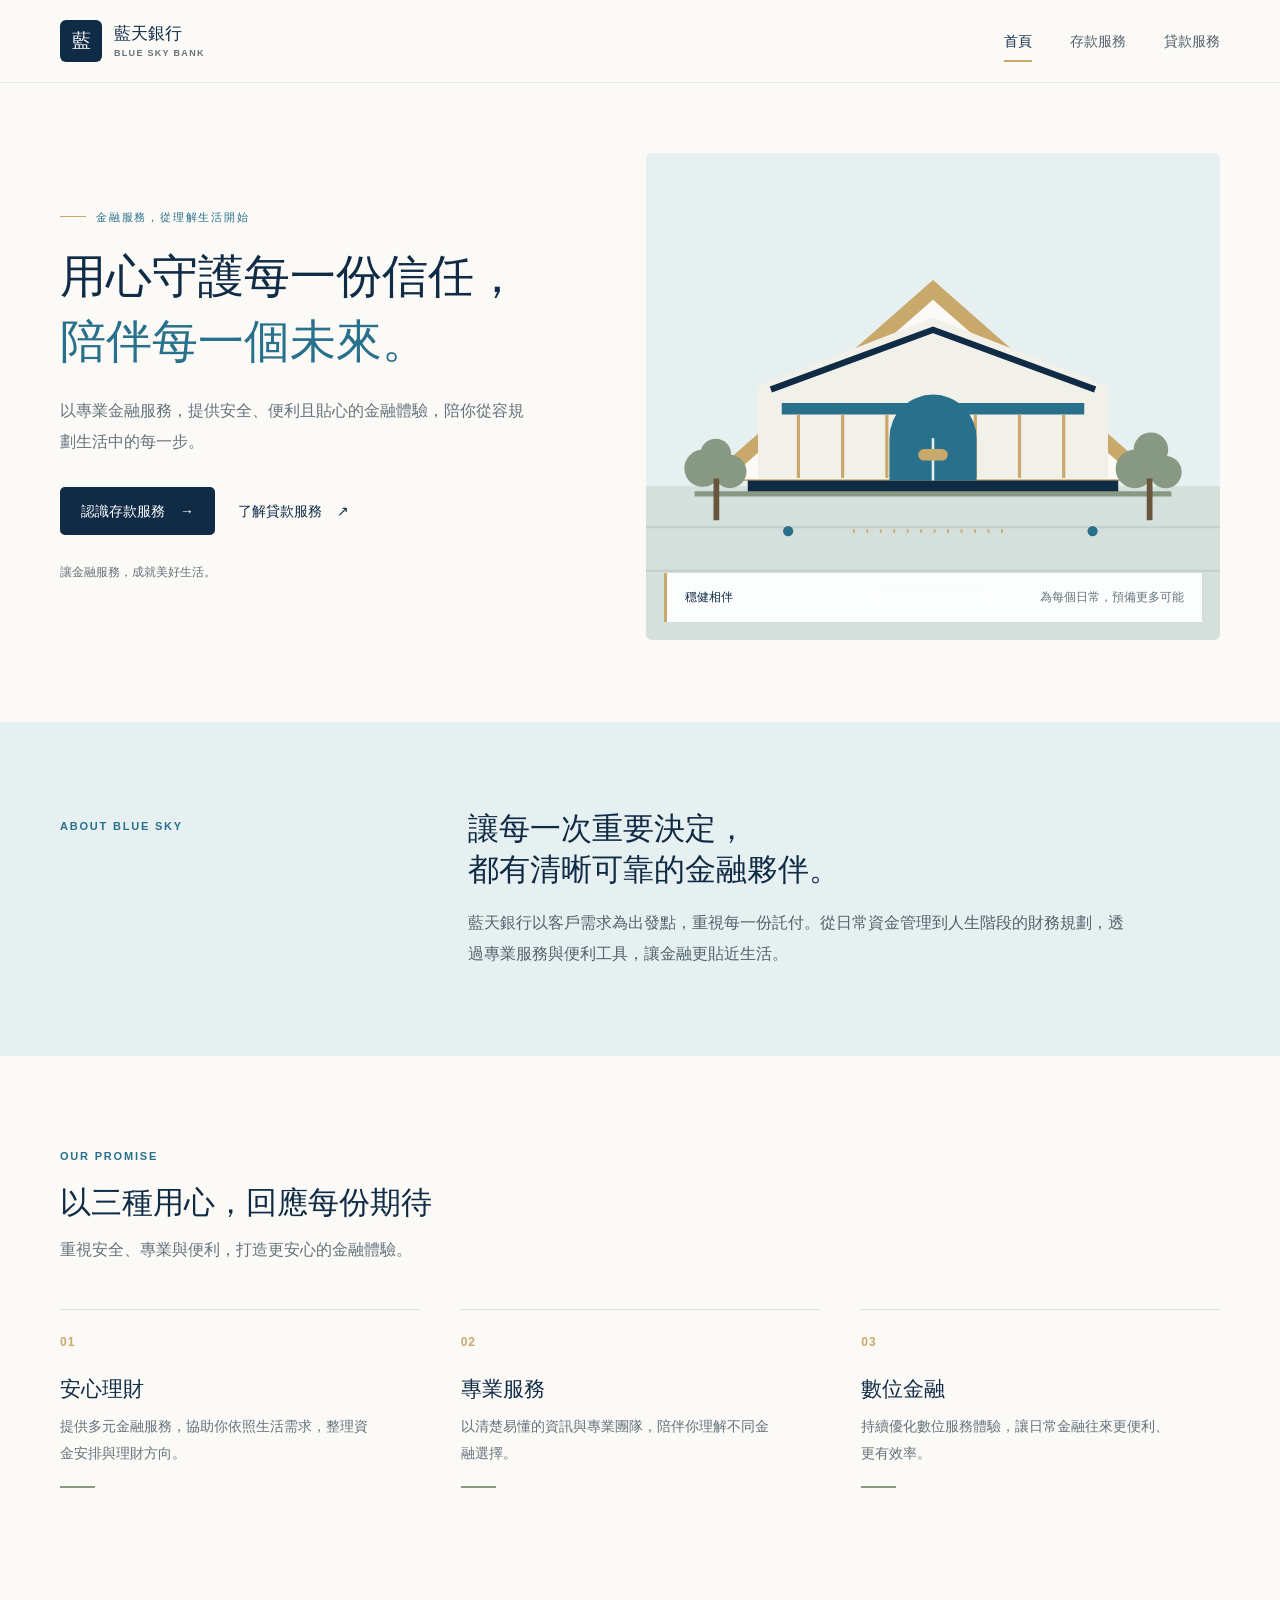
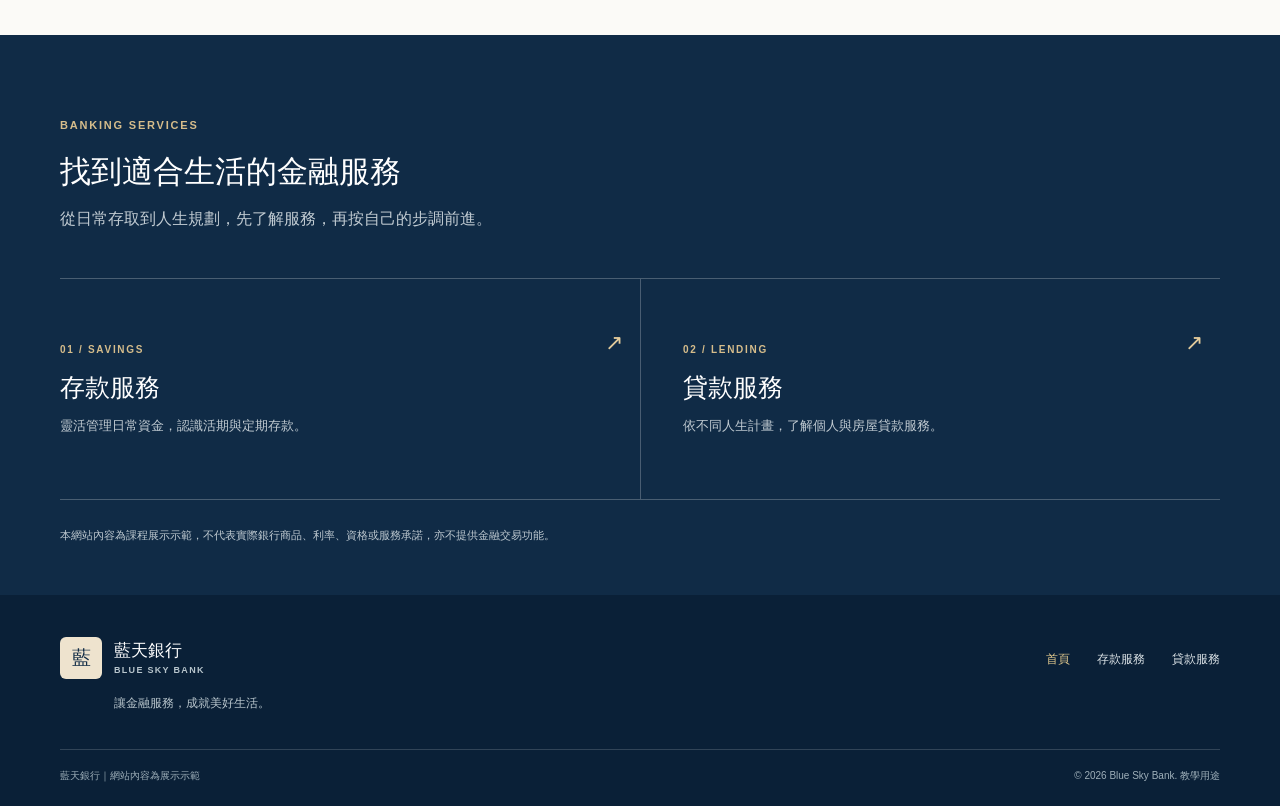
<file: pages/index.html>
<!doctype html>
<html lang="zh-Hant">
<head>
  <meta charset="utf-8">
  <meta name="viewport" content="width=device-width, initial-scale=1">
  <meta name="description" content="藍天銀行品牌與金融服務介紹，包含存款、貸款及數位金融服務。">
  <title>藍天銀行｜讓金融服務，成就美好生活</title>
  <link rel="stylesheet" href="assets/css/site.css">
  <script src="assets/js/site.js" defer></script>
</head>
<body>
  <a class="skip-link" href="#main">跳至主要內容</a>
  <header class="site-header">
    <div class="header-inner">
      <a class="brand" href="index.html" aria-label="藍天銀行首頁">
        <span class="brand-mark" aria-hidden="true">藍</span>
        <span class="brand-copy"><strong>藍天銀行</strong><small>BLUE SKY BANK</small></span>
      </a>
      <button class="menu-toggle" type="button" aria-expanded="false" aria-controls="site-nav" aria-label="開啟導覽選單">
        <span></span><span></span><span></span>
      </button>
      <nav class="site-nav" id="site-nav" aria-label="主要導覽">
        <a href="index.html" aria-current="page">首頁</a>
        <a href="deposit.html">存款服務</a>
        <a href="loan.html">貸款服務</a>
      </nav>
    </div>
  </header>

  <main id="main">
    <section class="hero hero-home">
      <div class="hero-copy">
        <p class="eyebrow"><span class="eyebrow-line"></span>金融服務，從理解生活開始</p>
        <h1>用心守護每一份信任，<br><span>陪伴每一個未來。</span></h1>
        <p class="hero-description">以專業金融服務，提供安全、便利且貼心的金融體驗，陪你從容規劃生活中的每一步。</p>
        <div class="button-row">
          <a class="button button-primary" href="deposit.html">認識存款服務 <span aria-hidden="true">→</span></a>
          <a class="button button-text" href="loan.html">了解貸款服務 <span aria-hidden="true">↗</span></a>
        </div>
        <p class="hero-footnote">讓金融服務，成就美好生活。</p>
      </div>
      <figure class="hero-art">
        <img src="assets/images/bank-building.svg" alt="以藍金色線條描繪的現代銀行建築與入口廣場">
        <figcaption><span>穩健相伴</span><span>為每個日常，預備更多可能</span></figcaption>
      </figure>
    </section>

    <section class="intro-band" aria-labelledby="intro-title">
      <div class="section-inner intro-layout">
        <p class="eyebrow">ABOUT BLUE SKY</p>
        <div>
          <h2 id="intro-title">讓每一次重要決定，<br>都有清晰可靠的金融夥伴。</h2>
          <p>藍天銀行以客戶需求為出發點，重視每一份託付。從日常資金管理到人生階段的財務規劃，透過專業服務與便利工具，讓金融更貼近生活。</p>
        </div>
      </div>
    </section>

    <section class="section section-features" aria-labelledby="features-title">
      <div class="section-inner">
        <div class="section-heading">
          <p class="eyebrow">OUR PROMISE</p>
          <h2 id="features-title">以三種用心，回應每份期待</h2>
          <p>重視安全、專業與便利，打造更安心的金融體驗。</p>
        </div>
        <div class="feature-grid">
          <article class="feature-item">
            <span class="feature-index">01</span>
            <h3>安心理財</h3>
            <p>提供多元金融服務，協助你依照生活需求，整理資金安排與理財方向。</p>
            <span class="feature-rule" aria-hidden="true"></span>
          </article>
          <article class="feature-item">
            <span class="feature-index">02</span>
            <h3>專業服務</h3>
            <p>以清楚易懂的資訊與專業團隊，陪伴你理解不同金融選擇。</p>
            <span class="feature-rule" aria-hidden="true"></span>
          </article>
          <article class="feature-item">
            <span class="feature-index">03</span>
            <h3>數位金融</h3>
            <p>持續優化數位服務體驗，讓日常金融往來更便利、更有效率。</p>
            <span class="feature-rule" aria-hidden="true"></span>
          </article>
        </div>
      </div>
    </section>

    <section class="service-band" aria-labelledby="services-title">
      <div class="section-inner">
        <div class="section-heading section-heading-light">
          <p class="eyebrow">BANKING SERVICES</p>
          <h2 id="services-title">找到適合生活的金融服務</h2>
          <p>從日常存取到人生規劃，先了解服務，再按自己的步調前進。</p>
        </div>
        <div class="service-links">
          <a class="service-link" href="deposit.html">
            <span class="service-link-label">01 / SAVINGS</span>
            <span class="service-link-title">存款服務</span>
            <span class="service-link-copy">靈活管理日常資金，認識活期與定期存款。</span>
            <span class="service-link-arrow" aria-hidden="true">↗</span>
          </a>
          <a class="service-link" href="loan.html">
            <span class="service-link-label">02 / LENDING</span>
            <span class="service-link-title">貸款服務</span>
            <span class="service-link-copy">依不同人生計畫，了解個人與房屋貸款服務。</span>
            <span class="service-link-arrow" aria-hidden="true">↗</span>
          </a>
        </div>
        <p class="disclaimer disclaimer-dark">本網站內容為課程展示示範，不代表實際銀行商品、利率、資格或服務承諾，亦不提供金融交易功能。</p>
      </div>
    </section>
  </main>

  <footer class="site-footer">
    <div class="footer-inner">
      <div class="footer-brand-block">
        <a class="brand brand-footer" href="index.html" aria-label="藍天銀行首頁">
          <span class="brand-mark" aria-hidden="true">藍</span>
          <span class="brand-copy"><strong>藍天銀行</strong><small>BLUE SKY BANK</small></span>
        </a>
        <p>讓金融服務，成就美好生活。</p>
      </div>
      <nav class="footer-nav" aria-label="頁尾導覽">
        <a href="index.html" aria-current="page">首頁</a>
        <a href="deposit.html">存款服務</a>
        <a href="loan.html">貸款服務</a>
      </nav>
      <div class="footer-bottom">
        <span>藍天銀行｜網站內容為展示示範</span>
        <span>© 2026 Blue Sky Bank. 教學用途</span>
      </div>
    </div>
  </footer>
</body>
</html>
</file>
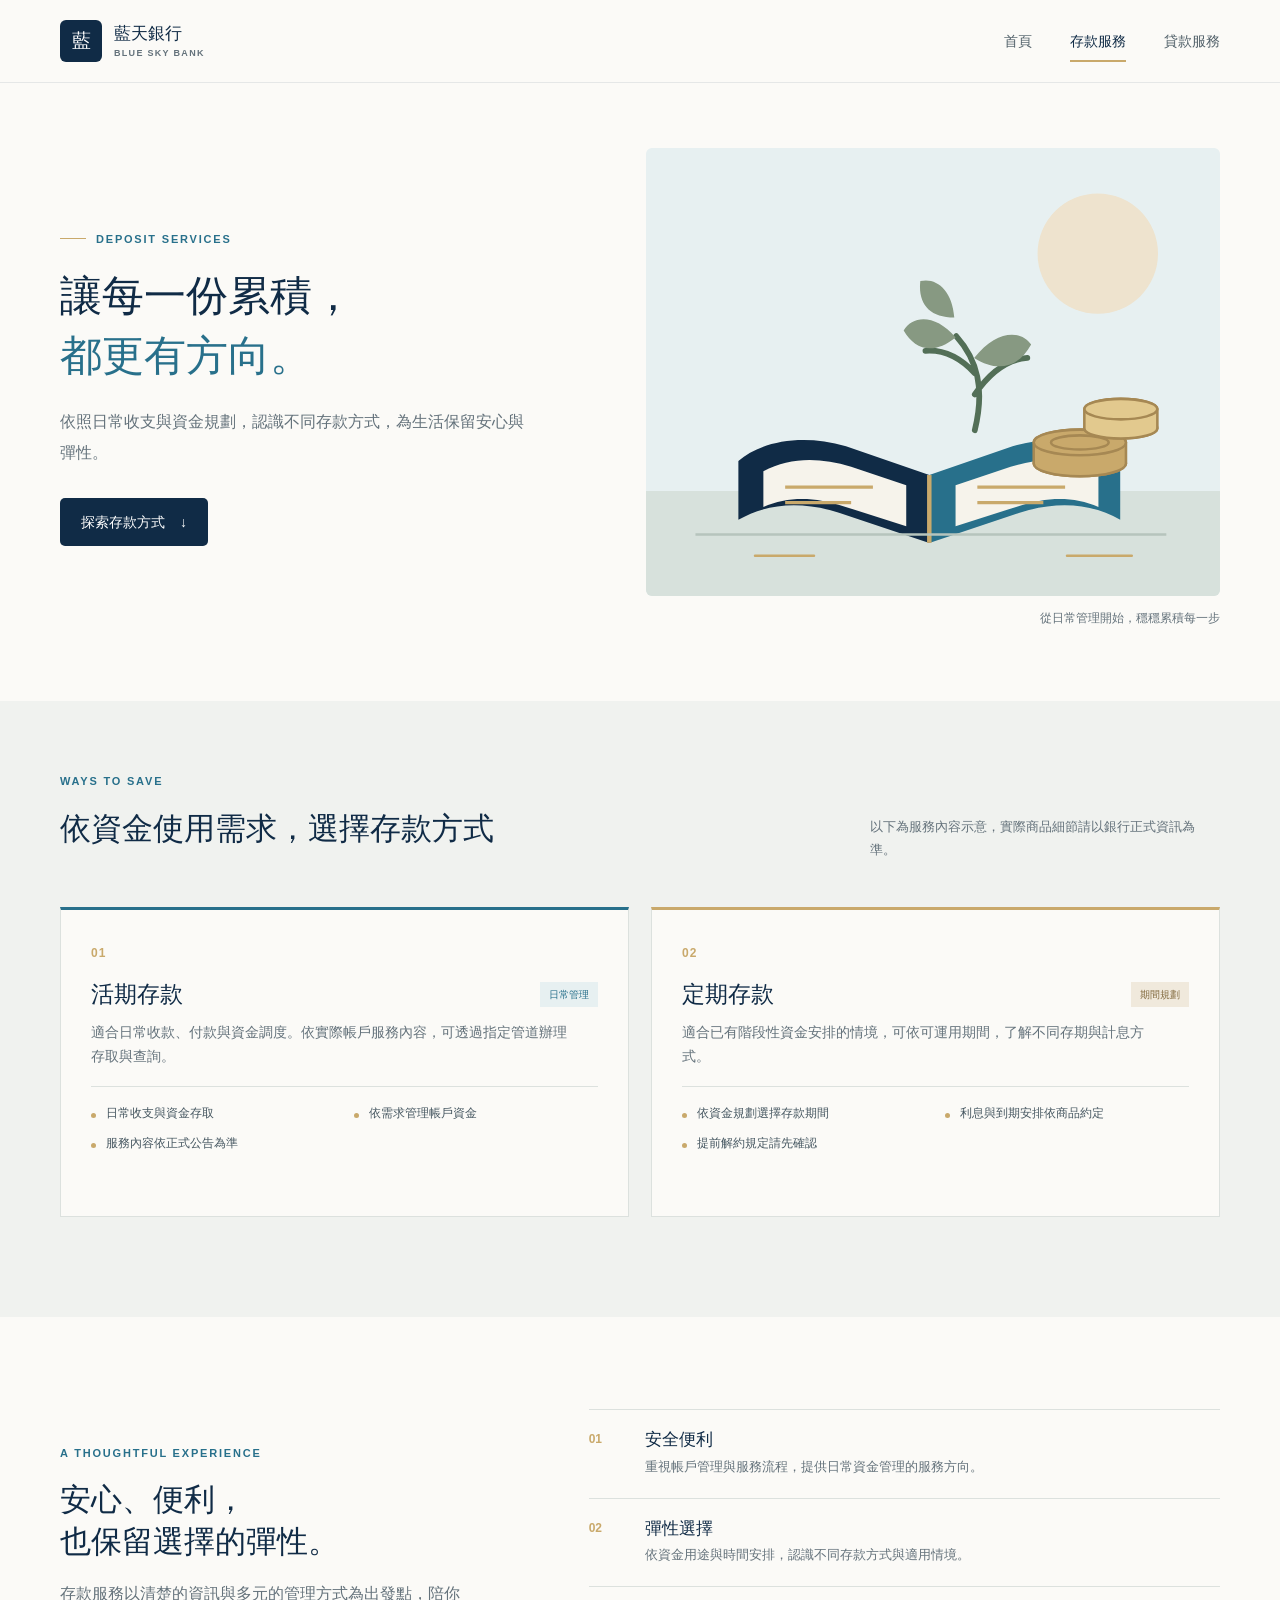
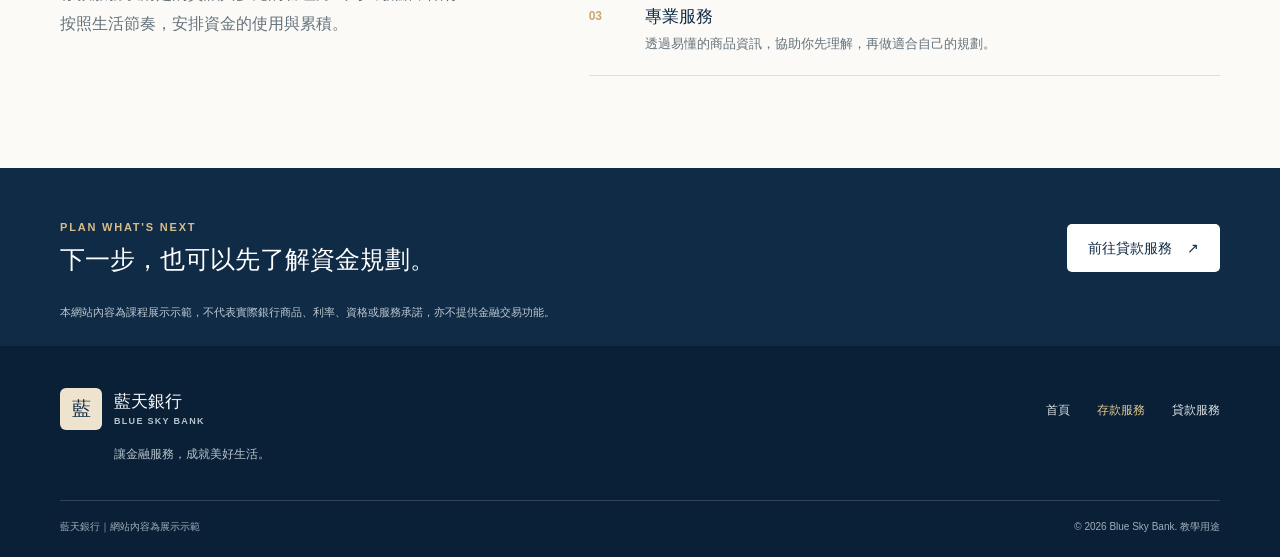
<file: pages/deposit.html>
<!doctype html>
<html lang="zh-Hant">
<head>
  <meta charset="utf-8">
  <meta name="viewport" content="width=device-width, initial-scale=1">
  <meta name="description" content="認識藍天銀行活期存款與定期存款服務展示。">
  <title>存款服務｜藍天銀行</title>
  <link rel="stylesheet" href="assets/css/site.css">
  <script src="assets/js/site.js" defer></script>
</head>
<body>
  <a class="skip-link" href="#main">跳至主要內容</a>
  <header class="site-header">
    <div class="header-inner">
      <a class="brand" href="index.html" aria-label="藍天銀行首頁">
        <span class="brand-mark" aria-hidden="true">藍</span>
        <span class="brand-copy"><strong>藍天銀行</strong><small>BLUE SKY BANK</small></span>
      </a>
      <button class="menu-toggle" type="button" aria-expanded="false" aria-controls="site-nav" aria-label="開啟導覽選單">
        <span></span><span></span><span></span>
      </button>
      <nav class="site-nav" id="site-nav" aria-label="主要導覽">
        <a href="index.html">首頁</a>
        <a href="deposit.html" aria-current="page">存款服務</a>
        <a href="loan.html">貸款服務</a>
      </nav>
    </div>
  </header>

  <main id="main">
    <section class="page-hero">
      <div class="page-hero-copy">
        <p class="eyebrow"><span class="eyebrow-line"></span>DEPOSIT SERVICES</p>
        <h1>讓每一份累積，<br><span>都更有方向。</span></h1>
        <p class="hero-description">依照日常收支與資金規劃，認識不同存款方式，為生活保留安心與彈性。</p>
        <a class="button button-primary" href="#deposit-options">探索存款方式 <span aria-hidden="true">↓</span></a>
      </div>
      <figure class="page-hero-art">
        <img src="assets/images/deposit-ledger.svg" alt="以存摺、硬幣與綠色枝葉構成的存款服務示意插圖">
        <figcaption>從日常管理開始，穩穩累積每一步</figcaption>
      </figure>
    </section>

    <section class="section section-options" id="deposit-options" aria-labelledby="deposit-options-title">
      <div class="section-inner">
        <div class="section-heading section-heading-row">
          <div>
            <p class="eyebrow">WAYS TO SAVE</p>
            <h2 id="deposit-options-title">依資金使用需求，選擇存款方式</h2>
          </div>
          <p>以下為服務內容示意，實際商品細節請以銀行正式資訊為準。</p>
        </div>
        <div class="product-grid">
          <article class="product-item">
            <span class="product-number">01</span>
            <div class="product-title-row"><h3>活期存款</h3><span class="product-tag">日常管理</span></div>
            <p>適合日常收款、付款與資金調度。依實際帳戶服務內容，可透過指定管道辦理存取與查詢。</p>
            <ul class="detail-list">
              <li>日常收支與資金存取</li>
              <li>依需求管理帳戶資金</li>
              <li>服務內容依正式公告為準</li>
            </ul>
          </article>
          <article class="product-item product-item-accent">
            <span class="product-number">02</span>
            <div class="product-title-row"><h3>定期存款</h3><span class="product-tag">期間規劃</span></div>
            <p>適合已有階段性資金安排的情境，可依可運用期間，了解不同存期與計息方式。</p>
            <ul class="detail-list">
              <li>依資金規劃選擇存款期間</li>
              <li>利息與到期安排依商品約定</li>
              <li>提前解約規定請先確認</li>
            </ul>
          </article>
        </div>
      </div>
    </section>

    <section class="deposit-notes" aria-labelledby="deposit-notes-title">
      <div class="section-inner notes-layout">
        <div>
          <p class="eyebrow">A THOUGHTFUL EXPERIENCE</p>
          <h2 id="deposit-notes-title">安心、便利，<br>也保留選擇的彈性。</h2>
          <p>存款服務以清楚的資訊與多元的管理方式為出發點，陪你按照生活節奏，安排資金的使用與累積。</p>
        </div>
        <div class="notes-list">
          <article><span>01</span><div><h3>安全便利</h3><p>重視帳戶管理與服務流程，提供日常資金管理的服務方向。</p></div></article>
          <article><span>02</span><div><h3>彈性選擇</h3><p>依資金用途與時間安排，認識不同存款方式與適用情境。</p></div></article>
          <article><span>03</span><div><h3>專業服務</h3><p>透過易懂的商品資訊，協助你先理解，再做適合自己的規劃。</p></div></article>
        </div>
      </div>
    </section>

    <section class="next-step" aria-labelledby="deposit-next-title">
      <div class="section-inner next-step-inner">
        <div><p class="eyebrow">PLAN WHAT'S NEXT</p><h2 id="deposit-next-title">下一步，也可以先了解資金規劃。</h2></div>
        <a class="button button-light" href="loan.html">前往貸款服務 <span aria-hidden="true">↗</span></a>
      </div>
      <p class="disclaimer">本網站內容為課程展示示範，不代表實際銀行商品、利率、資格或服務承諾，亦不提供金融交易功能。</p>
    </section>
  </main>

  <footer class="site-footer">
    <div class="footer-inner">
      <div class="footer-brand-block">
        <a class="brand brand-footer" href="index.html" aria-label="藍天銀行首頁">
          <span class="brand-mark" aria-hidden="true">藍</span>
          <span class="brand-copy"><strong>藍天銀行</strong><small>BLUE SKY BANK</small></span>
        </a>
        <p>讓金融服務，成就美好生活。</p>
      </div>
      <nav class="footer-nav" aria-label="頁尾導覽">
        <a href="index.html">首頁</a>
        <a href="deposit.html" aria-current="page">存款服務</a>
        <a href="loan.html">貸款服務</a>
      </nav>
      <div class="footer-bottom">
        <span>藍天銀行｜網站內容為展示示範</span>
        <span>© 2026 Blue Sky Bank. 教學用途</span>
      </div>
    </div>
  </footer>
</body>
</html>
</file>
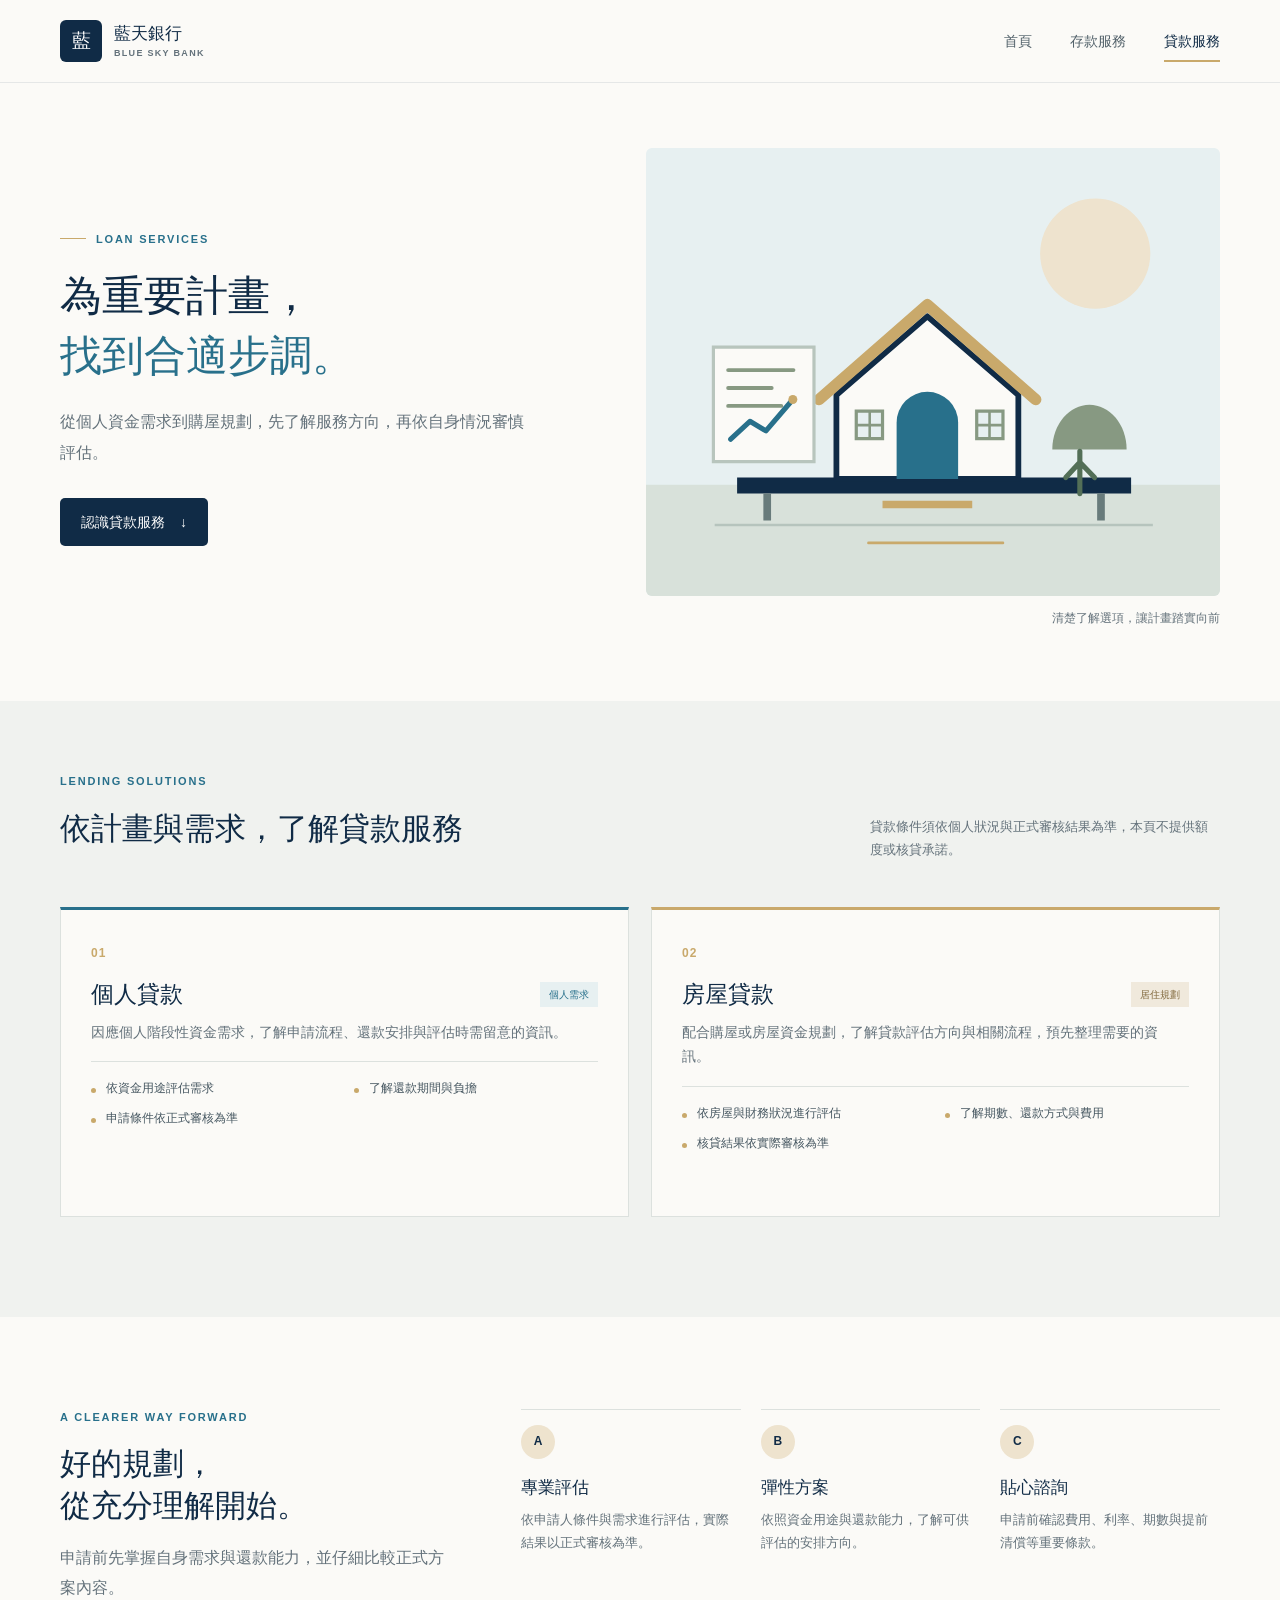
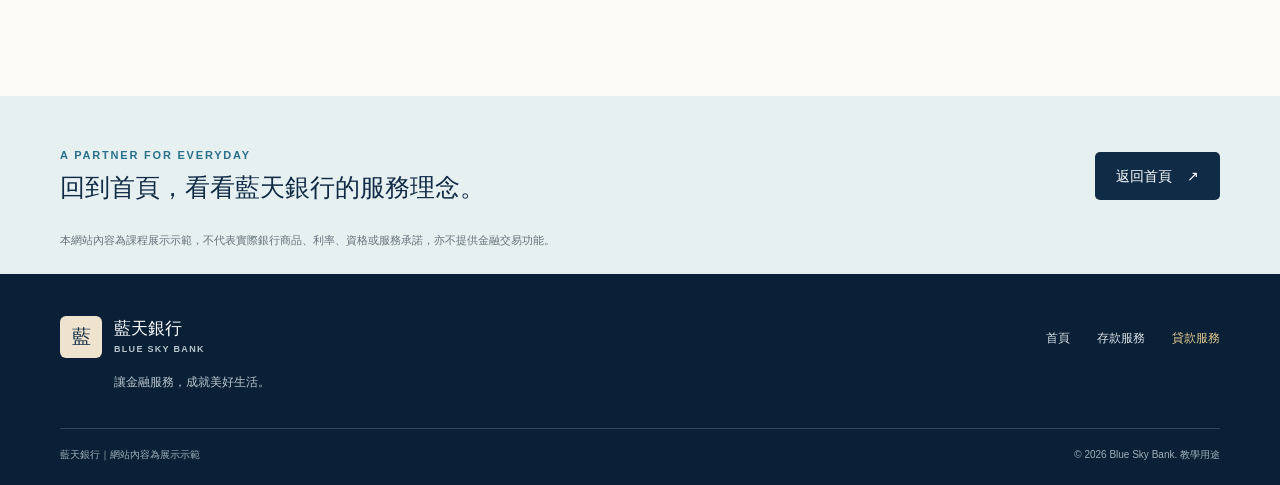
<file: pages/loan.html>
<!doctype html>
<html lang="zh-Hant">
<head>
  <meta charset="utf-8">
  <meta name="viewport" content="width=device-width, initial-scale=1">
  <meta name="description" content="認識藍天銀行個人貸款與房屋貸款服務展示。">
  <title>貸款服務｜藍天銀行</title>
  <link rel="stylesheet" href="assets/css/site.css">
  <script src="assets/js/site.js" defer></script>
</head>
<body>
  <a class="skip-link" href="#main">跳至主要內容</a>
  <header class="site-header">
    <div class="header-inner">
      <a class="brand" href="index.html" aria-label="藍天銀行首頁">
        <span class="brand-mark" aria-hidden="true">藍</span>
        <span class="brand-copy"><strong>藍天銀行</strong><small>BLUE SKY BANK</small></span>
      </a>
      <button class="menu-toggle" type="button" aria-expanded="false" aria-controls="site-nav" aria-label="開啟導覽選單">
        <span></span><span></span><span></span>
      </button>
      <nav class="site-nav" id="site-nav" aria-label="主要導覽">
        <a href="index.html">首頁</a>
        <a href="deposit.html">存款服務</a>
        <a href="loan.html" aria-current="page">貸款服務</a>
      </nav>
    </div>
  </header>

  <main id="main">
    <section class="page-hero page-hero-loan">
      <div class="page-hero-copy">
        <p class="eyebrow"><span class="eyebrow-line"></span>LOAN SERVICES</p>
        <h1>為重要計畫，<br><span>找到合適步調。</span></h1>
        <p class="hero-description">從個人資金需求到購屋規劃，先了解服務方向，再依自身情況審慎評估。</p>
        <a class="button button-primary" href="#loan-options">認識貸款服務 <span aria-hidden="true">↓</span></a>
      </div>
      <figure class="page-hero-art">
        <img src="assets/images/home-planning.svg" alt="以房屋模型、規劃圖與金色日光呈現的房屋貸款示意插圖">
        <figcaption>清楚了解選項，讓計畫踏實向前</figcaption>
      </figure>
    </section>

    <section class="section section-options" id="loan-options" aria-labelledby="loan-options-title">
      <div class="section-inner">
        <div class="section-heading section-heading-row">
          <div>
            <p class="eyebrow">LENDING SOLUTIONS</p>
            <h2 id="loan-options-title">依計畫與需求，了解貸款服務</h2>
          </div>
          <p>貸款條件須依個人狀況與正式審核結果為準，本頁不提供額度或核貸承諾。</p>
        </div>
        <div class="product-grid">
          <article class="product-item">
            <span class="product-number">01</span>
            <div class="product-title-row"><h3>個人貸款</h3><span class="product-tag">個人需求</span></div>
            <p>因應個人階段性資金需求，了解申請流程、還款安排與評估時需留意的資訊。</p>
            <ul class="detail-list">
              <li>依資金用途評估需求</li>
              <li>了解還款期間與負擔</li>
              <li>申請條件依正式審核為準</li>
            </ul>
          </article>
          <article class="product-item product-item-accent">
            <span class="product-number">02</span>
            <div class="product-title-row"><h3>房屋貸款</h3><span class="product-tag">居住規劃</span></div>
            <p>配合購屋或房屋資金規劃，了解貸款評估方向與相關流程，預先整理需要的資訊。</p>
            <ul class="detail-list">
              <li>依房屋與財務狀況進行評估</li>
              <li>了解期數、還款方式與費用</li>
              <li>核貸結果依實際審核為準</li>
            </ul>
          </article>
        </div>
      </div>
    </section>

    <section class="loan-guidance" aria-labelledby="loan-guidance-title">
      <div class="section-inner guidance-layout">
        <div class="guidance-heading">
          <p class="eyebrow">A CLEARER WAY FORWARD</p>
          <h2 id="loan-guidance-title">好的規劃，<br>從充分理解開始。</h2>
          <p>申請前先掌握自身需求與還款能力，並仔細比較正式方案內容。</p>
        </div>
        <div class="guidance-grid">
          <article><span class="guidance-symbol" aria-hidden="true">A</span><h3>專業評估</h3><p>依申請人條件與需求進行評估，實際結果以正式審核為準。</p></article>
          <article><span class="guidance-symbol" aria-hidden="true">B</span><h3>彈性方案</h3><p>依照資金用途與還款能力，了解可供評估的安排方向。</p></article>
          <article><span class="guidance-symbol" aria-hidden="true">C</span><h3>貼心諮詢</h3><p>申請前確認費用、利率、期數與提前清償等重要條款。</p></article>
        </div>
      </div>
    </section>

    <section class="next-step next-step-light" aria-labelledby="loan-next-title">
      <div class="section-inner next-step-inner">
        <div><p class="eyebrow">A PARTNER FOR EVERYDAY</p><h2 id="loan-next-title">回到首頁，看看藍天銀行的服務理念。</h2></div>
        <a class="button button-primary" href="index.html">返回首頁 <span aria-hidden="true">↗</span></a>
      </div>
      <p class="disclaimer">本網站內容為課程展示示範，不代表實際銀行商品、利率、資格或服務承諾，亦不提供金融交易功能。</p>
    </section>
  </main>

  <footer class="site-footer">
    <div class="footer-inner">
      <div class="footer-brand-block">
        <a class="brand brand-footer" href="index.html" aria-label="藍天銀行首頁">
          <span class="brand-mark" aria-hidden="true">藍</span>
          <span class="brand-copy"><strong>藍天銀行</strong><small>BLUE SKY BANK</small></span>
        </a>
        <p>讓金融服務，成就美好生活。</p>
      </div>
      <nav class="footer-nav" aria-label="頁尾導覽">
        <a href="index.html">首頁</a>
        <a href="deposit.html">存款服務</a>
        <a href="loan.html" aria-current="page">貸款服務</a>
      </nav>
      <div class="footer-bottom">
        <span>藍天銀行｜網站內容為展示示範</span>
        <span>© 2026 Blue Sky Bank. 教學用途</span>
      </div>
    </div>
  </footer>
</body>
</html>
</file>
<file: pages/assets/css/site.css>
:root {
  color-scheme: light;
  --navy: #102b46;
  --navy-deep: #0a2037;
  --blue: #28708b;
  --blue-pale: #e7f0f1;
  --gold: #c9a96b;
  --gold-pale: #eee3ce;
  --green: #879982;
  --ink: #1e2d38;
  --muted: #64727b;
  --paper: #fbfaf7;
  --white: #ffffff;
  --line: #dce1de;
  --content: 1160px;
  font-family: "Noto Sans TC", "PingFang TC", "Microsoft JhengHei", sans-serif;
  color: var(--ink);
  background: var(--paper);
  font-synthesis: none;
  text-rendering: optimizeLegibility;
}

* { box-sizing: border-box; }
html { scroll-behavior: smooth; }
body { margin: 0; font-size: 16px; line-height: 1.75; }
img { display: block; max-width: 100%; }
a { color: inherit; text-decoration: none; }
button { font: inherit; }
a:focus-visible, button:focus-visible { outline: 3px solid var(--gold); outline-offset: 4px; }
.section-inner, .header-inner, .footer-inner { width: min(var(--content), calc(100% - 64px)); margin-inline: auto; }
.skip-link { position: absolute; z-index: 20; top: 8px; left: 8px; padding: 8px 14px; color: var(--white); background: var(--navy); transform: translateY(-150%); }
.skip-link:focus { transform: translateY(0); }

.site-header { position: sticky; z-index: 10; top: 0; border-bottom: 1px solid rgb(16 43 70 / 9%); background: rgb(251 250 247 / 96%); backdrop-filter: blur(14px); }
.header-inner { min-height: 82px; display: flex; align-items: center; justify-content: space-between; gap: 32px; }
.brand { display: inline-flex; align-items: center; gap: 12px; flex: 0 0 auto; }
.brand-mark { width: 42px; height: 42px; display: grid; place-items: center; border-radius: 6px; color: var(--white); background: var(--navy); font-size: 19px; font-weight: 800; }
.brand-copy { display: grid; line-height: 1.25; }
.brand-copy strong { color: var(--navy); font-size: 17px; letter-spacing: 0; }
.brand-copy small { margin-top: 4px; color: var(--muted); font-size: 9px; font-weight: 700; letter-spacing: 1.3px; }
.site-nav { display: flex; align-items: center; gap: 38px; }
.site-nav a, .footer-nav a { position: relative; color: #52616a; font-size: 14px; font-weight: 600; transition: color 160ms ease; }
.site-nav a::after { position: absolute; right: 0; bottom: -9px; left: 0; height: 2px; content: ""; background: var(--gold); transform: scaleX(0); transform-origin: left; transition: transform 160ms ease; }
.site-nav a:hover, .site-nav a[aria-current="page"] { color: var(--navy); }
.site-nav a:hover::after, .site-nav a[aria-current="page"]::after { transform: scaleX(1); }
.menu-toggle { display: none; }

.hero, .page-hero { width: min(var(--content), calc(100% - 64px)); margin-inline: auto; display: grid; grid-template-columns: 0.96fr 1.04fr; align-items: center; gap: 56px; }
.hero { min-height: 620px; padding-block: 70px 82px; }
.hero-copy, .page-hero-copy { position: relative; z-index: 1; }
.eyebrow { margin: 0 0 18px; color: var(--blue); font-size: 11px; font-weight: 800; letter-spacing: 1.8px; line-height: 1.5; }
.eyebrow-line { display: inline-block; width: 26px; height: 1px; margin: 0 10px 4px 0; background: var(--gold); }
h1, h2, h3, p, figure { margin-top: 0; }
h1, h2, h3 { color: var(--navy); line-height: 1.35; }
.hero h1, .page-hero h1 { margin-bottom: 22px; font-size: 46px; font-weight: 750; line-height: 1.42; }
.hero h1 span, .page-hero h1 span { color: var(--blue); }
.hero-description { max-width: 470px; margin-bottom: 30px; color: var(--muted); font-size: 16px; line-height: 1.9; }
.button-row { display: flex; align-items: center; flex-wrap: wrap; gap: 22px; }
.button { min-height: 48px; display: inline-flex; align-items: center; justify-content: center; gap: 15px; padding: 10px 20px; border: 1px solid transparent; border-radius: 5px; font-size: 14px; font-weight: 700; transition: background 160ms ease, color 160ms ease, transform 160ms ease; }
.button:hover { transform: translateY(-2px); }
.button-primary { color: var(--white); background: var(--navy); }
.button-primary:hover { background: var(--blue); }
.button-text { padding-inline: 0; color: var(--navy); }
.button-text:hover { color: var(--blue); }
.button-light { color: var(--navy); background: var(--white); }
.button-light:hover { background: var(--gold-pale); }
.hero-footnote { margin: 27px 0 0; color: var(--muted); font-size: 12px; }
.hero-art, .page-hero-art { position: relative; margin: 0; }
.hero-art img, .page-hero-art img { width: 100%; aspect-ratio: 1.18; object-fit: cover; border-radius: 6px; }
.hero-art figcaption { position: absolute; right: 18px; bottom: 18px; left: 18px; display: flex; align-items: center; justify-content: space-between; gap: 15px; padding: 14px 18px; border-left: 3px solid var(--gold); color: var(--navy); background: rgb(255 255 255 / 94%); font-size: 12px; }
.hero-art figcaption span:first-child { font-weight: 800; }
.hero-art figcaption span:last-child { color: var(--muted); text-align: right; }

.intro-band { padding-block: 86px; background: var(--blue-pale); }
.intro-layout { display: grid; grid-template-columns: 0.62fr 1.38fr; gap: 70px; }
.intro-layout .eyebrow { margin-top: 10px; }
.intro-layout h2, .section-heading h2, .notes-layout h2, .guidance-layout h2, .next-step h2 { margin-bottom: 16px; font-size: 31px; font-weight: 700; }
.intro-layout p:last-child { max-width: 670px; margin-bottom: 0; color: #52636c; line-height: 1.95; }
.section { padding-block: 92px 100px; }
.section-heading { max-width: 720px; margin-bottom: 45px; }
.section-heading h2 { margin-bottom: 12px; }
.section-heading > p:last-child { margin-bottom: 0; color: var(--muted); }
.feature-grid { display: grid; grid-template-columns: repeat(3, 1fr); gap: 42px; }
.feature-item { min-height: 226px; padding-top: 17px; border-top: 1px solid var(--line); }
.feature-index, .product-number { color: var(--gold); font-size: 12px; font-weight: 800; letter-spacing: 1px; }
.feature-item h3 { margin: 20px 0 10px; font-size: 21px; }
.feature-item p { max-width: 310px; margin-bottom: 20px; color: var(--muted); font-size: 14px; line-height: 1.9; }
.feature-rule { display: block; width: 35px; height: 2px; background: var(--green); }

.service-band { padding-block: 82px 50px; color: var(--white); background: var(--navy); }
.section-heading-light h2 { color: var(--white); }
.section-heading-light > p:last-child { color: #c1cbd2; }
.section-heading-light .eyebrow { color: #d6bd8b; }
.service-links { display: grid; grid-template-columns: repeat(2, 1fr); border-top: 1px solid rgb(255 255 255 / 24%); border-bottom: 1px solid rgb(255 255 255 / 24%); }
.service-link { position: relative; min-height: 220px; display: flex; flex-direction: column; align-items: flex-start; justify-content: center; padding: 30px 54px 30px 0; }
.service-link + .service-link { padding-left: 42px; border-left: 1px solid rgb(255 255 255 / 24%); }
.service-link-label { color: #d6bd8b; font-size: 10px; font-weight: 800; letter-spacing: 1.7px; }
.service-link-title { margin-top: 7px; color: var(--white); font-size: 25px; font-weight: 700; }
.service-link-copy { margin-top: 5px; color: #c1cbd2; font-size: 13px; }
.service-link-arrow { position: absolute; top: 45px; right: 17px; color: #e3cb9b; font-size: 22px; transition: transform 160ms ease; }
.service-link:hover .service-link-arrow { transform: translate(3px, -3px); }
.disclaimer { max-width: var(--content); margin: 26px auto 0; color: var(--muted); font-size: 11px; line-height: 1.7; }
.disclaimer-dark { color: #bec9d0; }

.page-hero { min-height: 510px; padding-block: 65px 72px; }
.page-hero h1 { font-size: 42px; }
.page-hero-art img { aspect-ratio: 1.28; }
.page-hero-art figcaption { margin-top: 12px; color: var(--muted); font-size: 12px; text-align: right; }
.section-options { padding-top: 72px; background: #f0f2ef; }
.section-heading-row { max-width: none; display: flex; align-items: flex-end; justify-content: space-between; gap: 32px; }
.section-heading-row > p { max-width: 350px; margin-bottom: 17px; color: var(--muted); font-size: 13px; }
.product-grid { display: grid; grid-template-columns: repeat(2, 1fr); gap: 22px; }
.product-item { min-height: 310px; padding: 28px 30px 25px; border: 1px solid var(--line); border-top: 3px solid var(--blue); background: var(--paper); }
.product-item-accent { border-top-color: var(--gold); }
.product-title-row { display: flex; align-items: center; justify-content: space-between; gap: 14px; margin: 13px 0 10px; }
.product-title-row h3 { margin: 0; font-size: 23px; }
.product-tag { padding: 4px 9px; color: var(--blue); background: var(--blue-pale); font-size: 10px; font-weight: 700; white-space: nowrap; }
.product-item-accent .product-tag { color: #80683c; background: #f0e9dc; }
.product-item > p { max-width: 480px; margin-bottom: 17px; color: var(--muted); font-size: 14px; }
.detail-list { display: grid; grid-template-columns: repeat(2, minmax(0, 1fr)); gap: 9px 18px; margin: 0; padding: 16px 0 0; border-top: 1px solid var(--line); list-style: none; }
.detail-list li { position: relative; padding-left: 15px; color: #455660; font-size: 12px; }
.detail-list li::before { position: absolute; top: 10px; left: 0; width: 5px; height: 5px; border-radius: 50%; content: ""; background: var(--gold); }

.deposit-notes { padding-block: 92px; }
.notes-layout { display: grid; grid-template-columns: 0.82fr 1.18fr; gap: 90px; align-items: center; }
.notes-layout > div:first-child > p:last-child, .guidance-heading > p:last-child { max-width: 400px; margin-bottom: 0; color: var(--muted); line-height: 1.9; }
.notes-list { border-top: 1px solid var(--line); }
.notes-list article { display: grid; grid-template-columns: 42px 1fr; gap: 14px; padding-block: 19px; border-bottom: 1px solid var(--line); }
.notes-list article > span { color: var(--gold); font-size: 12px; font-weight: 800; }
.notes-list h3 { margin: 0 0 4px; font-size: 17px; }
.notes-list p { margin: 0; color: var(--muted); font-size: 13px; }

.next-step { padding-block: 51px 24px; color: var(--white); background: var(--navy); }
.next-step-inner { display: flex; align-items: center; justify-content: space-between; gap: 32px; }
.next-step .eyebrow { margin-bottom: 8px; color: #d6bd8b; }
.next-step h2 { max-width: 700px; margin-bottom: 0; color: var(--white); font-size: 25px; }
.next-step .disclaimer { color: #bec9d0; }
.next-step-light { color: var(--navy); background: var(--blue-pale); }
.next-step-light .eyebrow { color: var(--blue); }
.next-step-light h2 { color: var(--navy); }
.next-step-light .disclaimer { color: var(--muted); }

.loan-guidance { padding-block: 92px; }
.guidance-layout { display: grid; grid-template-columns: 0.72fr 1.28fr; gap: 68px; }
.guidance-grid { display: grid; grid-template-columns: repeat(3, 1fr); gap: 20px; }
.guidance-grid article { padding-top: 15px; border-top: 1px solid var(--line); }
.guidance-symbol { width: 34px; height: 34px; display: grid; place-items: center; margin-bottom: 18px; border-radius: 50%; color: var(--navy); background: var(--gold-pale); font-size: 12px; font-weight: 800; }
.guidance-grid h3 { margin-bottom: 8px; font-size: 17px; }
.guidance-grid p { margin: 0; color: var(--muted); font-size: 13px; line-height: 1.8; }

.site-footer { color: #dbe2e6; background: var(--navy-deep); }
.footer-inner { display: grid; grid-template-columns: 1fr auto; gap: 35px; padding-block: 42px 22px; }
.brand-footer .brand-mark { color: var(--navy); background: var(--gold-pale); }
.brand-footer .brand-copy strong { color: var(--white); }
.brand-footer .brand-copy small { color: #b8c5cc; }
.footer-brand-block > p { margin: 14px 0 0 54px; color: #b8c5cc; font-size: 12px; }
.footer-nav { display: flex; align-items: flex-start; gap: 27px; padding-top: 12px; }
.footer-nav a { color: #dbe2e6; font-size: 12px; }
.footer-nav a:hover, .footer-nav a[aria-current="page"] { color: #e2c98e; }
.footer-bottom { grid-column: 1 / -1; display: flex; justify-content: space-between; gap: 20px; padding-top: 17px; border-top: 1px solid rgb(255 255 255 / 16%); color: #9eafb9; font-size: 10px; }

@media (max-width: 800px) {
  .section-inner, .header-inner, .footer-inner, .hero, .page-hero { width: min(100% - 40px, var(--content)); }
  .header-inner { min-height: 72px; }
  .menu-toggle { width: 44px; height: 44px; display: flex; flex-direction: column; align-items: center; justify-content: center; gap: 5px; border: 1px solid var(--line); border-radius: 5px; background: transparent; cursor: pointer; }
  .menu-toggle span { width: 18px; height: 2px; background: var(--navy); transition: transform 160ms ease, opacity 160ms ease; }
  .menu-toggle[aria-expanded="true"] span:first-child { transform: translateY(7px) rotate(45deg); }
  .menu-toggle[aria-expanded="true"] span:nth-child(2) { opacity: 0; }
  .menu-toggle[aria-expanded="true"] span:last-child { transform: translateY(-7px) rotate(-45deg); }
  .site-nav { position: absolute; top: 100%; right: 0; left: 0; display: none; flex-direction: column; align-items: stretch; gap: 0; padding: 8px 20px 16px; border-bottom: 1px solid var(--line); background: var(--paper); box-shadow: 0 12px 18px rgb(16 43 70 / 8%); }
  .site-nav.is-open { display: flex; }
  .site-nav a { padding: 13px 0; border-bottom: 1px solid var(--line); }
  .site-nav a:last-child { border-bottom: 0; }
  .site-nav a::after { display: none; }
  .hero, .page-hero { grid-template-columns: 1fr; gap: 35px; }
  .hero { padding-block: 58px 65px; }
  .hero-art { max-width: 620px; }
  .page-hero { padding-block: 58px 62px; }
  .page-hero-art { max-width: 620px; }
  .intro-layout, .notes-layout, .guidance-layout { grid-template-columns: 1fr; gap: 30px; }
  .intro-band { padding-block: 62px; }
  .section { padding-block: 68px; }
  .section-heading-row { align-items: flex-start; flex-direction: column; gap: 0; }
  .section-heading-row > p { max-width: 600px; margin: 0; }
  .notes-layout { gap: 38px; }
  .loan-guidance { padding-block: 68px; }
}

@media (max-width: 560px) {
  body { font-size: 15px; }
  .section-inner, .header-inner, .footer-inner, .hero, .page-hero { width: calc(100% - 36px); }
  .brand-mark { width: 38px; height: 38px; font-size: 17px; }
  .brand-copy strong { font-size: 16px; }
  .hero, .page-hero { gap: 28px; }
  .hero { padding-block: 48px 54px; }
  .page-hero { padding-block: 47px 52px; }
  .hero h1, .page-hero h1 { font-size: 34px; line-height: 1.48; }
  .hero-description { font-size: 15px; }
  .hero-art img, .page-hero-art img { aspect-ratio: 1 / 0.93; }
  .hero-art figcaption { right: 10px; bottom: 10px; left: 10px; padding: 10px 12px; font-size: 10px; }
  .hero-art figcaption span:last-child { max-width: 58%; }
  .intro-layout h2, .section-heading h2, .notes-layout h2, .guidance-layout h2 { font-size: 25px; }
  .section-heading { margin-bottom: 31px; }
  .feature-grid, .product-grid, .guidance-grid { grid-template-columns: 1fr; gap: 18px; }
  .feature-item { min-height: auto; padding-block: 16px 10px; }
  .feature-item h3 { margin-top: 13px; }
  .service-band { padding-block: 65px 34px; }
  .service-links { grid-template-columns: 1fr; }
  .service-link { min-height: 177px; padding-right: 45px; }
  .service-link + .service-link { padding-left: 0; border-top: 1px solid rgb(255 255 255 / 24%); border-left: 0; }
  .disclaimer { width: calc(100% - 36px); }
  .product-item { min-height: 0; padding: 23px 20px; }
  .product-title-row h3 { font-size: 20px; }
  .detail-list { grid-template-columns: 1fr; gap: 7px; }
  .next-step { padding-block: 37px 20px; }
  .next-step-inner { align-items: flex-start; flex-direction: column; gap: 22px; }
  .next-step h2 { font-size: 21px; }
  .footer-inner { grid-template-columns: 1fr; gap: 24px; padding-block: 34px 18px; }
  .footer-nav { flex-wrap: wrap; gap: 18px; padding-top: 0; }
  .footer-bottom { grid-column: auto; flex-direction: column; gap: 5px; }
}

@media (prefers-reduced-motion: reduce) {
  *, *::before, *::after { scroll-behavior: auto !important; transition-duration: 0.01ms !important; }
}
</file>
